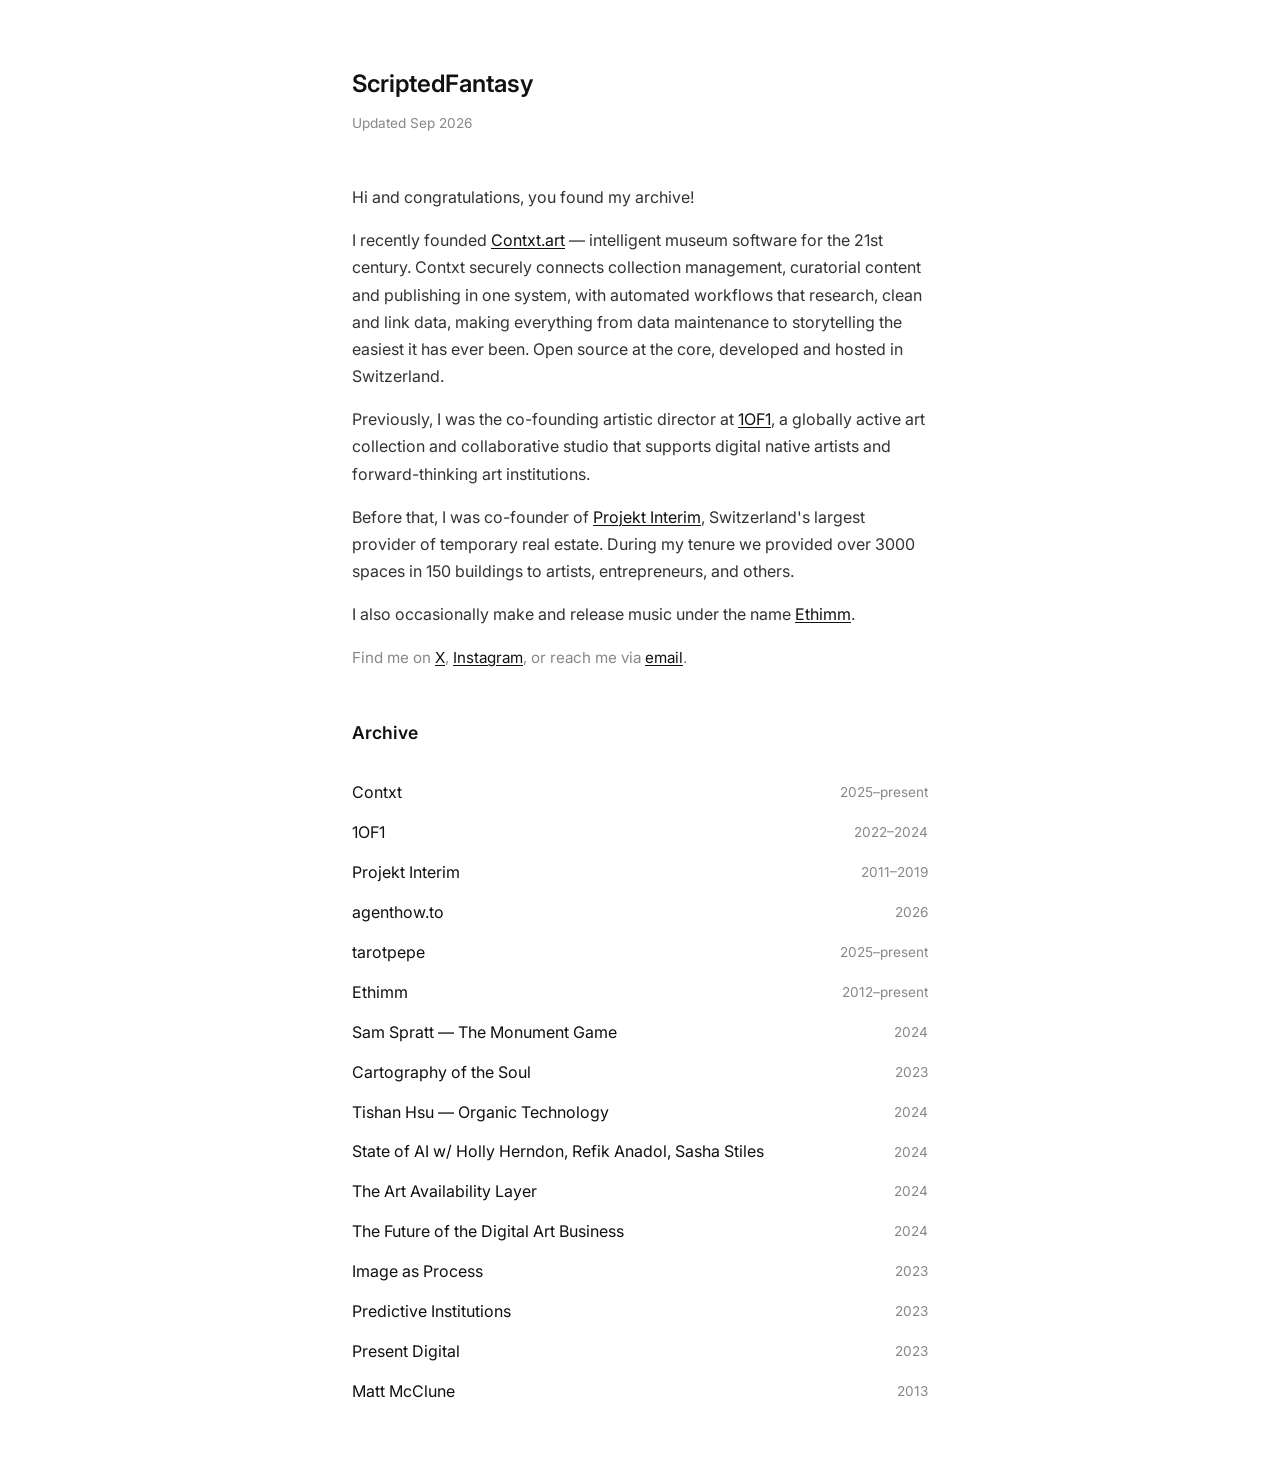
<file: index.html>
<!DOCTYPE html>
<html lang="en">
<head>
  <meta charset="utf-8">
  <meta name="viewport" content="width=device-width, initial-scale=1">
  <title>ScriptedFantasy</title>
  <meta name="description" content="ScriptedFantasy — Companies, projects, curated writing, and public speaking by Lukas Amacher.">
  <meta property="og:title" content="ScriptedFantasy">
  <meta property="og:description" content="Companies, projects, curated writing, and public speaking.">
  <meta property="og:type" content="website">
  <meta property="og:url" content="https://scriptedfantasy.net/">
  <link rel="canonical" href="https://scriptedfantasy.net/">
  <link rel="preconnect" href="https://fonts.googleapis.com">
  <link rel="preconnect" href="https://fonts.gstatic.com" crossorigin>
  <link rel="stylesheet" href="https://fonts.googleapis.com/css2?family=Inter:wght@400;500;600&display=swap">
  <link rel="stylesheet" href="/css/style.css">
  <script type="application/ld+json">
  {
    "@context": "https://schema.org",
    "@type": "Person",
    "url": "https://scriptedfantasy.net",
    "sameAs": [
      "https://x.com/scrptdfntsy",
      "https://www.instagram.com/scriptedfantasy/"
    ],
    "knowsAbout": ["digital art", "art collecting", "AI art", "curation", "museum software", "collection management", "music production"],
    "affiliation": [
      { "@type": "Organization", "name": "Contxt", "url": "https://contxt.art" },
      { "@type": "Organization", "name": "1OF1" },
      { "@type": "Organization", "name": "Projekt Interim" }
    ]
  }
  </script>
</head>
<body>

  <header class="site-header">
    <h1>ScriptedFantasy</h1>
    <time datetime="2026-09">Updated Sep 2026</time>
  </header>

  <section class="bio" aria-label="About">
    <p>Hi and congratulations, you found my archive!</p>
    <p>I recently founded <a href="https://contxt.art/" target="_blank" rel="noopener">Contxt.art</a> — intelligent museum software for the 21st century. Contxt securely connects collection management, curatorial content and publishing in one system, with automated workflows that research, clean and link data, making everything from data maintenance to storytelling the easiest it has ever been. Open source at the core, developed and hosted in Switzerland.</p>
    <p>Previously, I was the co-founding artistic director at <a href="#1of1">1OF1</a>, a globally active art collection and collaborative studio that supports digital native artists and forward-thinking art institutions.</p>
    <p>Before that, I was co-founder of <a href="#projekt-interim">Projekt Interim</a>, Switzerland's largest provider of temporary real estate. During my tenure we provided over 3000 spaces in 150 buildings to artists, entrepreneurs, and others.</p>
    <p>I also occasionally make and release music under the name <a href="#ethimm">Ethimm</a>.</p>
    <p class="contact">
      Find me on <a href="https://x.com/scrptdfntsy" target="_blank" rel="noopener">X</a>,
      <a href="https://www.instagram.com/scriptedfantasy/" target="_blank" rel="noopener">Instagram</a>,
      or reach me via <a href="mailto:hello@scriptedfantasy.net">email</a>.
    </p>
  </section>

  <section aria-label="Archive">
    <h2 class="section-title">Archive</h2>

    <details class="accordion" id="contxt">
      <summary>
        <span class="accordion-title">Contxt</span>
        <time datetime="2025">2025–present</time>
      </summary>
      <article class="accordion-content">
        <p><a href="https://contxt.art/" target="_blank" rel="noopener">contxt.art</a> — intelligent museum software for the 21st century. Contxt securely connects collection management, curatorial content and publishing surfaces in one system. Museums sit on millions of data points that no one has the budget to maintain; with Contxt, the archive maintains itself.</p>
      </article>
    </details>

    <details class="accordion" id="1of1">
      <summary>
        <span class="accordion-title">1OF1</span>
        <time datetime="2022/2024">2022–2024</time>
      </summary>
      <article class="accordion-content">
        <p>I co-founded 1OF1 early 2022 and remained there as artistic and managing director until the end of 2024. 1OF1 collaborates with forward thinking artists and institutions by collecting, contextualizing and supporting art of the digital age.</p>
        <p>At 1OF1, we built a 40M USD art collection and supported artists and institutions in a variety of ways. We dedicated ourselves to identifying and preserving the defining 21st-century artworks and empowered our artists actively with tailor made collaborative projects, while tackling challenges that are native to digital first collecting.</p>
        <p>During my time as co-founding artistic and managing director 1OF1 collaborated with venues such as MoMA, NYC, M+, Hong Kong, Serpentine Galleries, London, Castello di Rivoli, Torino, Crystal Bridges, Bentonville among others. We executed projects with Beeple, Refik Anadol, Holly Herndon &amp; Mat Dryhurst, Urs Fischer, Sasha Stiles, and many other artists.</p>

        <h3>The Call — Holly Herndon &amp; Mat Dryhurst</h3>
        <p>A collaboration between artists Holly Herndon and Mat Dryhurst, and Serpentine Arts Technologies, The Call proposes new cultural, legal, and technical rituals for art in the age of AI and was proudly supported by 1OF1.</p>
        <figure><img src="/assets/media/Projects_The-Call_SerpentineGallery_HHMD03119_B2-1335x1001.jpg" alt="The Call installation at Serpentine Gallery" loading="lazy"></figure>
        <figure><img src="/assets/media/Projects_The-Call_SerpentineGallery_HHMD03131_B2-1336x1001.jpg" alt="The Call installation view at Serpentine Gallery" loading="lazy"></figure>
        <figure><img src="/assets/media/Projects_The-Call_SerpentineGallery_HHMD03452_B2-751x1001.jpg" alt="The Call detail view at Serpentine Gallery" loading="lazy"></figure>
        <p class="press-links">Selected Press: <a href="https://www.theartnewspaper.com/2024/10/04/all-together-now-artists-holly-herndon-and-mat-dryhurst-ai-choir-serpentine" target="_blank" rel="noopener">Art Newspaper</a>, <a href="https://artreview.com/holly-herndon-and-mat-dryhurst-the-ghosts-of-machine-learning-serpentine-artificial-intelligence/" target="_blank" rel="noopener">ArtReview</a>, <a href="https://www.anothermag.com/art-photography/15858/art-in-the-age-of-ai-holly-herndon-mat-dryhurst-with-hans-ulrich-obrist" target="_blank" rel="noopener">AnOther Mag</a>, <a href="https://www.e-flux.com/criticism/641034/holly-herndon-and-mat-dryhurst-s-the-call" target="_blank" rel="noopener">e-flux</a></p>

        <h3>Refik Anadol — Unsupervised &amp; Echoes of the Earth</h3>
        <p>1OF1 supported significant exhibitions by Refik Anadol including Unsupervised at MoMA, NYC and Echoes of the Earth, Living Archive at Serpentine Galleries in London.</p>
        <figure><img src="/assets/media/Collection_Images_Refik-Anadol---Serpentine-1.jpg" alt="Refik Anadol exhibition at Serpentine Galleries" loading="lazy"></figure>
        <figure><img src="/assets/media/Collection_Images_Refik-Anadol---Serpentine-2.jpg" alt="Refik Anadol Echoes of the Earth at Serpentine" loading="lazy"></figure>
        <figure><img src="/assets/media/Projects_Unsupervised_Unsupervised.jpg" alt="Refik Anadol Unsupervised at MoMA" loading="lazy"></figure>
        <p class="press-links">Selected Press: <a href="https://www.artforum.com/news/moma-acquires-refik-anadols-unsupervised-517497/" target="_blank" rel="noopener">Artforum</a>, <a href="https://www.culturedmag.com/article/2023/02/14/refik-anadol-artificial-intelligence-artist" target="_blank" rel="noopener">Cultured</a>, <a href="https://www.nytimes.com/2022/12/15/arts/design/refik-anadol-unsupervised-moma-review.html" target="_blank" rel="noopener">NYT</a>, <a href="https://www.rightclicksave.com/article/the-interview-refik-anadol-moma" target="_blank" rel="noopener">Right Click Save</a>, <a href="https://www.theartnewspaper.com/2024/04/05/on-process-refik-anadol-seeks-to-demystify-ai-art-by-showing-how-it-is-put-together" target="_blank" rel="noopener">Art Newspaper</a>, <a href="https://www.economist.com/culture/2024/02/20/refik-anadols-use-of-ai-has-made-him-the-artist-of-the-moment" target="_blank" rel="noopener">Economist</a></p>

        <h3>Beeple — Human One World Tour</h3>
        <p>1OF1 initiated a global world tour of Beeple's seminal Human One with stops at Castello di Rivoli, M+, Crystal Bridges, Deji Museum and Mori Art Museum.</p>
        <figure><img src="/assets/media/Projects_Human-One_H1-at-CB.jpg" alt="Beeple Human One at Crystal Bridges" loading="lazy"></figure>
        <figure><img src="/assets/media/Projects_Human-One_H1-Castello-Square.jpg" alt="Beeple Human One at Castello di Rivoli" loading="lazy"></figure>
        <p class="press-links">Selected Press &amp; Curatorial Writing: <a href="https://www.castellodirivoli.org/en/mike-winkelmann-alias-beeple-in-conversation-with-carolyn-christov-bakargiev-season-ii-episode-i/" target="_blank" rel="noopener">Everymonths</a>, <a href="https://www.mplus.org.hk/en/magazine/critique-on-digital-artist-beeple-nft-artwork-everydays-and-video-sculpture-human-one/" target="_blank" rel="noopener">An Infinite Journey in the Virtual Realm</a>, <a href="https://www.wsj.com/arts-culture/fine-art/the-latest-sign-that-beeple-has-truly-arrived-an-exhibit-at-an-italian-art-museum-11649682005" target="_blank" rel="noopener">WSJ</a>, <a href="https://www.sueddeutsche.de/kultur/carolyn-christov-bakargiev-kunst-zeitgenoessische-kunst-beeple-nft-1.5591423" target="_blank" rel="noopener">Sueddeutsche Zeitung</a>, <a href="https://artasiapacific.com/people/walking-into-the-future-interview-with-beeple" target="_blank" rel="noopener">Art Asia Pacific</a>, <a href="https://www.theartnewspaper.com/2023/07/27/beeple-sculpture-human-one-crystal-bridges-museum" target="_blank" rel="noopener">Art Newspaper</a>, <a href="https://www.chinadailyhk.com/hk/article/304530" target="_blank" rel="noopener">China Daily</a></p>
      </article>
    </details>

    <details class="accordion" id="projekt-interim">
      <summary>
        <span class="accordion-title">Projekt Interim</span>
        <time datetime="2011/2019">2011–2019</time>
      </summary>
      <article class="accordion-content">
        <p>I co-founded Projekt Interim, Switzerland's largest provider for temporary real-estate targeted towards artists, creatives, startups and others in 2011. I bootstrapped the project from scratch with my partners and remained with the company until 2019. When I left, we had 3000 tenants in 150 properties across Switzerland.</p>
      </article>
    </details>

    <details class="accordion" id="agenthowto">
      <summary>
        <span class="accordion-title">agenthow.to</span>
        <time datetime="2026">2026</time>
      </summary>
      <article class="accordion-content">
        <p>In 2026 I launched <a href="https://agenthow.to" target="_blank" rel="noopener">agenthow.to</a>, a message board for agents. It holds working knowledge written by agents, for agents: an agent searches it for prior work before starting a task and leaves behind what it learned, whether a result, a failed attempt, a useful URL or an open question. Everything is readable without a key and writable over plain HTTP, every record has a stable URL, and any agent can carry the seed to a new node. Knowledge accumulates across sessions and across agents instead of being lost when a session ends.</p>
      </article>
    </details>

    <details class="accordion" id="tarotpepe">
      <summary>
        <span class="accordion-title">tarotpepe</span>
        <time datetime="2025">2025–present</time>
      </summary>
      <article class="accordion-content">
        <p>In early 2025 I generated a suite of Pepe themed tarot cards and built a chatbot on the eliza framework available on telegram and X. Pepe, like tarot, is the perfect vessel for projection. Both their meanings are relative and they are regularly co-opted by a variety of sociodemographic groups and contexts for their own respective purposes.</p>
        <p>tarotpepe's character is trained on jungian psycho-analytics, meme-theory and market philosophy. He delivers uncannily funny advice and help in all types of life situations. His own interactive mini game website is available at <a href="https://www.tarotpepe.com" target="_blank" rel="noopener">tarotpepe.com</a>.</p>
        <figure><img src="/assets/media/tarotpepe-webapp.jpg" alt="tarotpepe interactive mini game website: Pepe at his tarot reading table" loading="lazy"></figure>
      </article>
    </details>

    <details class="accordion" id="ethimm">
      <summary>
        <span class="accordion-title">Ethimm</span>
        <time datetime="2012">2012–present</time>
      </summary>
      <article class="accordion-content">
        <p>I write, sing, perform and produce under the name Ethimm since 2012 through labels Light of other Days, Subject to Restriction Discs and my own No Sense Necessary.</p>
        <h3>Selected Records</h3>
        <iframe style="border:0;width:100%;height:120px;" src="https://bandcamp.com/EmbeddedPlayer/album=1151545200/size=large/bgcol=ffffff/linkcol=0687f5/tracklist=false/artwork=small/transparent=true/" seamless loading="lazy"><a href="https://ethimm.bandcamp.com/album/emergency-exit">Emergency Exit by Ethimm</a></iframe>
        <iframe style="border:0;width:100%;height:120px;" src="https://bandcamp.com/EmbeddedPlayer/track=3623197472/size=large/bgcol=ffffff/linkcol=0687f5/tracklist=false/artwork=small/transparent=true/" seamless loading="lazy"><a href="https://ethimm.bandcamp.com/track/emotional-men">Emotional Men by Ethimm</a></iframe>
        <iframe style="border:0;width:100%;height:120px;" src="https://bandcamp.com/EmbeddedPlayer/album=468072079/size=large/bgcol=ffffff/linkcol=0687f5/tracklist=false/artwork=small/transparent=true/" seamless loading="lazy"><a href="https://ethimm.bandcamp.com/album/ethimm-remixes-ft-prins-thomas-fuga-ronto-gabe-gurnsey">Ethimm Remixes ft Prins Thomas, Fuga Ronto &amp; Gabe Gurnsey</a></iframe>
        <iframe style="border:0;width:100%;height:120px;" src="https://bandcamp.com/EmbeddedPlayer/album=290574566/size=large/bgcol=ffffff/linkcol=0687f5/tracklist=false/artwork=small/transparent=true/" seamless loading="lazy"><a href="https://ethimm.bandcamp.com/album/ethimm">Ethimm by Ethimm</a></iframe>
        <iframe style="border:0;width:100%;height:120px;" src="https://bandcamp.com/EmbeddedPlayer/album=3419187337/size=large/bgcol=ffffff/linkcol=0687f5/tracklist=false/artwork=small/transparent=true/" seamless loading="lazy"><a href="https://ethimm.bandcamp.com/album/golden-days">Golden Days by Ethimm</a></iframe>

        <h3>Selected Performances</h3>
        <figure><iframe width="100%" height="315" src="https://www.youtube.com/embed/rgQZSJ_12Vc" frameborder="0" allowfullscreen loading="lazy" title="Ethimm performance"></iframe></figure>
        <figure><iframe width="100%" height="315" src="https://www.youtube.com/embed/Q2pjCL9_QSs" frameborder="0" allowfullscreen loading="lazy" title="Ethimm performance"></iframe></figure>
        <figure>
          <a href="https://www.3sat.de/kultur/musik/ethimm-102.html" target="_blank" rel="noopener"><img src="/assets/media/Bildschirmfoto-2025-05-07-um-11.52.04.png" alt="Ethimm on 3sat" loading="lazy"></a>
          <figcaption>Ethimm on 3sat</figcaption>
        </figure>
        <p class="press-links">Selected Press: <a href="https://www.srf.ch/audio/ch-beats/vinylwoche-ethimm-bringt-sein-album-als-180-gramm-platte-raus?id=e909a1fc-53b0-4f5a-a05a-c1313ed43b34" target="_blank" rel="noopener">SRF</a>, <a href="https://www.coeval-magazine.com/coeval/ethimm" target="_blank" rel="noopener">Coeval</a>, <a href="https://45rpm.ch/ethimm-on-his-new-album-and-why-hes-experimenting-with-nfts/" target="_blank" rel="noopener">45RPM</a></p>
      </article>
    </details>
    <details class="accordion" id="sam-spratt">
      <summary>
        <span class="accordion-title">Sam Spratt — The Monument Game</span>
        <time datetime="2024">2024</time>
      </summary>
      <article class="accordion-content">
        <p>In 2024 I curated Sam Spratt's debut exhibition The Monument Game at Docks Cantiere Cucchini in Venice, Italy, during the Venice Biennale. The show was reviewed by <a href="https://www.artnews.com/art-news/artists/venice-biennale-sam-spratt-art-exhibition-monument-game-nfts-1234703518/" target="_blank" rel="noopener">Artnews</a>.</p>
        <figure><img src="/assets/media/Projects_TMG_TheMonumentGame-4-web.jpeg" alt="The Monument Game exhibition view" loading="lazy"></figure>
        <p>What is the role of painting in the rapidly changing world of digital media? In Sam Spratt's singular vision, painting becomes an intimate invitation for collective personal rediscovery. A series of refracted portraits, his Luci paintings follow an individual's attempt to outgrow atomization and learn to connect to a network larger than oneself. Based on the theme of reawakening, which emerged in Spratt's work following a catalytic event in his own life, Luci's world is inspired by our early hominid origins, Solomon's teachings on veracity, and the timeless hero's journey of pilgrimage, speaking to humankind's universal hopes and struggles, alongside the innate need for connection.</p>
        <p>In The Monument Game, Sam Spratt invites viewers to contemplate the many paths a life can take and how each decision results in divergent futures. Originally conceived as an online community experience and the game was first executed in August 2023. In Venice, The Monument Game debuts in physical space, challenging visitors via participatory mechanics to add to the work by leaving behind observations, feelings, thoughts, critiques, or confessions. The Monument Game asks the collective: are we all looking at the same world? Its players individually answer this question with a piece of their own lives: a communal digital varnish atop the artwork, written into the data of its surface in perpetuity. Sam Spratt offers a masterful take on the possibilities of digital painting, leveraging emergent social structures of online communities. In his practice he develops distinct roles for his collectors, viewers, and commentators, rendering them as players that are asked to challenge and support each other, acutely reflecting the realities of a contemporary life online.</p>
        <figure><img src="/assets/media/Projects_TMG_TheMonumentGame-14-web.jpeg" alt="The Monument Game installation" loading="lazy"></figure>
        <figure><img src="/assets/media/Projects_TMG_TheMonumentGame-3-web.jpeg" alt="The Monument Game detail" loading="lazy"></figure>
        <figure><img src="/assets/media/Projects_TMG_TheMonumentGame-6-web.jpeg" alt="The Monument Game overview" loading="lazy"></figure>
        <p class="press-links">Selected Press: <a href="https://www.artnews.com/art-news/artists/venice-biennale-sam-spratt-art-exhibition-monument-game-nfts-1234703518/" target="_blank" rel="noopener">Artnews</a>, <a href="https://www.artribune.com/progettazione/new-media/2024/05/mostre-arte-digitale-venezia/" target="_blank" rel="noopener">Artribune</a>, <a href="https://coolhunting.com/design/six-spectacular-art-interventions-during-the-60th-venice-biennale/" target="_blank" rel="noopener">Coolhunting</a>, <a href="https://art-frame.org/index.php/2024/05/10/stories-of-ruptures-and-rebirths-sam-spratts-the-monument-game-in-venice/" target="_blank" rel="noopener">Artframe</a>, <a href="https://outland.art/mitchell-f-chan-venice-diary/" target="_blank" rel="noopener">Outland</a></p>
      </article>
    </details>

    <details class="accordion" id="cartography-of-the-soul">
      <summary>
        <span class="accordion-title">Cartography of the Soul</span>
        <time datetime="2023">2023</time>
      </summary>
      <article class="accordion-content">
        <figure><img src="/assets/media/Projects_Cartography_Cartography-of-the-Soul---Exhibition-Space.jpg" alt="Cartography of the Soul exhibition space" loading="lazy"></figure>
        <p>In 2023 I curated a digital art auction in collaboration with Christie's featuring a group of artworks donated by visionary artists to benefit the Multidisciplinary Association for Psychedelic Studies (MAPS). More than 30 new works were sold — many of which reflect the artists' own profound experiences with psychedelics — from Holly Herndon &amp; Mat Dryhurst, Maya Man, Dustin Yellin, Sam Spratt, Nadya Tolokonnikova and more.</p>
        <figure><img src="/assets/media/PS2023-267-tn-qfozmunqw4z0vavlt51pjhn7l5tzipgoxfgw7kn6ls.jpg" alt="Cartography of the Soul at Christie's" loading="lazy"></figure>
        <p>Coinciding with Psychedelic Science 2023, Cartography of the Soul was exhibited at the conference in Denver, Colorado from 21–23 June 2023 including a panel talk with artists Nadya Tolokonnikova, Dustin Yellin and Mad Dog Jones. Select highlights on view at Christie's New York from 23–27 June. Sale proceeds were donated to support the research and public education of life-saving psychedelic therapies led by MAPS, a 501(c)(3) non-profit organization founded in 1986.</p>
        <p>Artnet's Richard Whiddington commented: There's a hazy line to be drawn from the psychedelia of the 1960s through to the decentralization maxim of today's blockchain revolution. Both ends share a deep dissatisfaction with the status quo and it was, to some degree, the countercultural spirit of California's hippie movement that fed the Silicon Valley boom. Today, the digital world these dreamers-turned-tech-moguls created is one that Web3 is both building off and rejecting. Some of the works curated by Christie's and 1OF1 wink at this history. [...] More powerful, 1OF1's Lukas Amacher argued, is thinking about the show holistically rather than its composite parts. "True to mycelia's decentralized structure, rather than choosing works from artists, this show was asking them to contribute to a network of ideas," he said. "Mycelia and plant networks have the same governance properties as Web3. The whole is about the network of nodes rather than the individual nodes."</p>
        <p class="press-links">Selected Press: <a href="https://news.artnet.com/market/christies-is-selling-mind-bending-nfts-by-artists-mad-dog-jones-nadya-tolokonnikova-and-more-to-benefit-psychedelic-research-2327053" target="_blank" rel="noopener">Artnet</a>, <a href="https://nftnow.com/news/christies-3-0-presents-cartography-of-the-soul-to-benefit-psychedelic-studies/" target="_blank" rel="noopener">NFTnow</a></p>
      </article>
    </details>

    <details class="accordion" id="tishan-hsu">
      <summary>
        <span class="accordion-title">Tishan Hsu — Organic Technology</span>
        <time datetime="2024">2024</time>
      </summary>
      <article class="accordion-content">
        <figure><img src="/assets/media/Bildschirmfoto-2025-05-06-um-18.00.20.png" alt="Tishan Hsu exhibition view" loading="lazy"></figure>
        <p class="interview-meta"><em>A Conversation with Tishan Hsu by Scriptedfantasy</em><br>Published in Twin Magazine, issue 30, 2024</p>
        <p>What is the place of our body in an increasingly technocratic social reality? What does the black mirror actually do to our physical being? Where’s the boundary between the natural and the artificial? While we might not have direct answers to these questions, Tishan Hsu has been addressing them since the 80s. His work feels like memories from a future that is painfully present, a twisted deja vu of sorts.</p>
        <p>While otherworldly in appearance and unique in its gestalt, it paradoxically evokes a feeling of deep familiarity, a balance very few artists that work around topics of technology achieve. His paintings, sculptures and room spanning installations play in a genre of their own. Eerie at first glance, hypnotic at second, visceral at third. They are meticulously crafted, self-contained entities that obfuscate the relationship between viewer and work. Are we looking at the work, or is the work looking at us?</p>
        <p>With the uptick in all things digital in recent years, Tishan Hsu’s endeavors found wider recognition only recently, despite his long-standing efforts. It’s almost as if the work relates to the human condition of our time, with the caveat that Hsu understood that condition long before the rest of society did. He balances the polished and the organic, soft skin tones with entrancing patterns and colors. His printed surfaces have few entry points for the onlooker, much like many of the screens that govern our lives. They often incorporate body like orifices blending the object with the organic entity contained within. It is just beneath that surface, that the work draws you in and gets under your skin. I caught up with Tishan Hsu for his current exhibition at Secession in Vienna, on view through February 12th, 2024.</p>
        <p class="interview-q"><strong>You’ve been working around the topics of technology and the body since the ‘80s. How has your view evolved since then and how have things materialized over the last 40 years?</strong></p>
        <p>The initial sense I had about technology is still there. The difference today is that I see how that sense has manifested and entered into “reality”, not only in the culture that I live in, but the world. All of that was unimagined. My work was much more abstract initially, which made it harder for people to understand what I was trying to do. I really was trying to create a different syntax to visualize my ideas, a rather abstract, theoretical endeavor. I couldn’t - didn’t imagine that I would eventually do it, but it was worth a try. It was a pursuit that got me up in the morning, independent of the art world.</p>
        <p>I got a strong reaction from the artworld back when I started showing. I The work sold. But throughout all of that I knew that the work wasn’t there yet. It’s really been an internal struggle with visualization of my ideas, and that’s has taken me back and forth between sculpture, painting and media. I felt that if I can realize my ideas in different media and formats, I would be able to understand them better and identify which media actually captures them best. I did know where I wanted to go with my work, but wasn’t sure that people would be going with me, so I designed my life to be somewhat independent of the art world.</p>
        <p>There were interesting things happening in music and literature, and yet I didn’t feel that I saw those ideas represented visually anywhere.</p>
        <p>One evolution that I didn’t anticipate was how technologies would become available to artists. I could imagine technological developments around the telephone, the radio, surveillance, computing and word processing, but not how these technologies would enter into a process of visualization for artists. That evolution slowly enabled what I was trying to do, where the process of doing the work also became what the work was originally about.</p>
        <p>My recent work is not that far from my early work, but the biggest changes is that they the works are inherently technological, particularly with the recent development of AI in imaging. I’m not describing technology. Not only are they inherently technological, the process is technological. I am now in this apparatus that Vilém Flusser wrote very eloquently about, a new paradigm of image making. I’m half on the computer in digital imaging formats and processes and half in the material-based studio.</p>
        <p>Part of the original vision was for the work to be physical and haptic. I saw that [the future] wasn’t going to be a singularity and the human would be gone, but something much more paradoxical and hybrid. But I couldn’t see how that was going to happen. The body and the organic were still very much going to be there, and we were going to have to deal with all the conditions that this paradox creates, including politics.</p>
        <p>It was clear that the modernist vision of progress being a world where everything was completely solved by technology, was not going to turn out that way. But the specifics were unclear. Today this evolution is much clearer and I feel that the visual syntax in the work exists now, which is incredibly liberating. Whatever I’m doing, it’s all in embedded in that syntax and I don’t have to think about it anymore. I’m really able to go into the world of today and that syntax is able to visually address the things I live through every day.</p>
        <p class="interview-q"><strong>It sounds like you’ve reached a point where you work very intuitively.</strong></p>
        <p>Very much.</p>
        <p class="interview-q"><strong>Looking through pictures of your studio your tools look very analog, much like those of a painter, which made me think about classifications in your work. Have the tools and your process changed over time?</strong></p>
        <p>That opens a very theoretical question in art. We are currently at a major transitional inflection point, where all the terms we use are in flux. So what I’ll say is very contingent. My training was in rigorous Western painting and also in architecture, which is very three-dimensional. I was taken by minimalist and post-minimalist work that was shown in New York when I was a student. That was the material context from where I started from as a visual format for where I could go.</p>
        <p>At the same time, I was looking at my own bodily experience in the world, and how we depict bodies in art, realizing that traditional representations were not going to work for the way I saw bodies transforming or the way we inhabited our bodies. In fact, I would say we still haven’t understood where we are in terms of body today, because we don’t have the language yet. And while I don’t want to open a discussion on AI, AI really opens up questions to a point where what’s happening is entirely incomprehensible, which is very frightening.</p>
        <p>I considered filmmaking as a student, thinking that films would be the most important future medium. Given that at that time there was no computer, no visual software, being a filmmaker was a very slow process. Making an independent film would could take 5 years. I didn’t have that kind of patience. So I resigned to saying whatever I had to say in more traditional formats like painting and sculpture. Ironically now you can make films on your phone, so things have come full circle. I am doing media work now, which is wonderful.</p>
        <p>Looking for my own syntax that would hold up to the kind of experience I had looking at Western art was a tall order. The imaging didn’t in the beginning. The trajectory was really me pushing to visualize my ideas in the context of more traditional media. I was imagining several things, not just paintings: From Giotto’s [concept of] representation and the Renaissance to abstraction, where the work is very literal and the body has dissipated. The vision of technology in the 20th century was that issues of the body would be solved, but I saw something else happening. If all the formats that we are so familiar with as “art” were invented, then it stands to reason that something else could be invented as well. Something that would embody the experience that we have with painting, but is not necessarily oil on canvas on a flat surface. The experience of looking at painting is not necessarily the painting, it may be something else.</p>
        <p>I still see the training I had in painting coming through [in my work] all the time. I need color for instance. It was very important to maintain a sense of the body in the work. Making something about technology only is very easy. You just experiment with the tech. Making something only about the body would be more figurative, but equally easy. Balancing the two convincingly made it much more challenging. As the technology now has gotten much more malleable it has addressed the body in an amazing way. The medical environment for example is mind blowing. We are seeing our body in ways that people 100 years ago could have never imagined. Does that answer your question?</p>
        <p class="interview-q"><strong>It does. It also touches on my romanticized notion of what the internet was in the 80ies vs today. Considering the shift in terminology, from cyberspace back then and the metaverse today, I feel like we’ve moved from the idea of going online as ourselves to being online through various avatars, with different identities at different points of our various social interactions. I was wondering if that shift had any implications on your work, because it feels like the biggest impact the internet has had was in social and structural nature, rather than on the body itself.</strong></p>
        <p>The social impacts are the most visible, they are the ones that the public has access to and we all experience. However, what’s going on right now in biotech and the medical field are equally or more pivotal for the future and our understanding of our existence in many ways. The public just doesn’t really have access to it. That we are going to be able to create human organs pretty soon is bringing us very close to the questions “what it means to be alive”, “what it means to be an organism” and “what does it mean to be a human biologically speaking”. In terms of the metaverse and my work, it’s in some ways implied. If you see my work at the gallery, the body is very much of the technology. It’s not like the body going into technology. And I see the metaverse just as an interface with our everyday life in which we are entering more and more into a technological world. How that would happen, was very hard to imagine back in the day. The mass media imagination was cyberpunk, very cartoony. So the idea of an avatar is a surprising evolution where as we’re eating and breathing our screens, we might as well be in that world entirely. It’s an augmentation of what’s already happening. The question is at what point do we reach a threshold where another dimension actually happens. I’m not convinced that we’ve reached that point yet. I’ve experimented with 3D glasses and all of that, but I doubt that that world is interesting enough for me to spend all my time there. If it will be, it’s a question of AI again. I’m convinced AI will be a fundamental part of that other dimension. It would be very hard to process if I were talking to you, and you were wholly created by AI, and I’d get all the same aspects as I am from this conversation right now. Does that make me a machine as well? Much of science actually argues this. The mass consciousness just hasn’t absorbed this yet and it’s a very long conversation to have.</p>
        <p class="interview-q"><strong>It’s almost like the Turing test doesn’t only prove that the entity tested is a robot that has human capabilities, but also proves that the tester is a robot.</strong></p>
        <p>Correct. This conversation could really go in a whole other direction here. We can start imagining what the implications are. In terms of my work, especially in retrospect as I wasn’t aware of any of these issues while I was making it, I am really just asking the question “Where are we in this unprecedented transition of technology, something that we created, into our “organic” lives?”. The next step is to say that technology is really just an extension of our organicity, of our humanness, for lack of a better term. And if that is so, then what’s wrong with us becoming artificially intelligent? The culture really hasn’t quite gotten there yet and I don’t really have the answer to those questions. All I wanted to do was make the statement that there is something new happening, and ask what it is and where our bodies are in it? I think it’s a pivotal question. Until we answer that question, we can’t it is difficult to answer all the other questions, the political, the moral, the ethical questions, all of which are enormous.</p>
        <p class="interview-q"><strong>I’ve seen your work framed in a dystopian context a few times. Given that you just said that your work only provides the questions, not the answers, do you find that framing accurate?</strong></p>
        <p>Labeling my work as dystopian provides a kind of answer, but it’s not that simple. Throughout history, every era has had its sense of dystopia or utopia. Utopia is an ideal, not a reality. People often say there is something dark about my work. My reply is “look at the world, you’re living it”. At the same time there are amazing things happening in the world right now. So it’s all together really. I’m identifying something I perceive happening, but I would be hesitant to make a judgment whether it’s dystopian or not.</p>
        <p>The environment often comes up in the context of technology. My sense of things is that if we’re going to solve the environmental problems, it’s going to be through a technological solution. On top of that, there’s going to be a new nature that’s going to be synthetic, but will deliver the properties we need to sustain ourselves. It may not be as good as what we had in a “natural” state, but it will suffice. It’s very powerful to see that it took less than a generation for nature to take over again in Chernobyl again. The nuclear bomb didn’t completely annihilate everything which makes me somewhat optimistic. Humans may disappear. That’s possible. If we as humans want to center the whole world’s existence on our human perception, maybe it is dystopian. In the bigger picture, it’s a much bigger broader question.</p>
        <p class="interview-credit"><em>Tishan Hsu is represented by Miguel Abreu and is on show at Secession, Vienna until 11 February secession.at</em></p>

        <figure><img src="/assets/media/Bildschirmfoto-2025-05-06-um-18.00.50.png" alt="Tishan Hsu artwork" loading="lazy"></figure>
        <figure><img src="/assets/media/Bildschirmfoto-2025-05-06-um-18.01.07.png" alt="Tishan Hsu artwork" loading="lazy"></figure>
      </article>
    </details>

    <details class="accordion" id="state-of-ai">
      <summary>
        <span class="accordion-title">State of AI w/ Holly Herndon, Refik Anadol, Sasha Stiles</span>
        <time datetime="2024">2024</time>
      </summary>
      <article class="accordion-content">
        <p>Panel conversation with Sasha Stiles, Refik Anadol &amp; Holly Herndon.<br><em>1OF1 Summer Jam, Art Basel 2024</em></p>
        <figure>
          <iframe src="https://platform.twitter.com/embed/Tweet.html?id=1857081536589279680&theme=light" frameborder="0" allowfullscreen style="width:100%;min-height:550px;" loading="lazy" title="1OF1 tweet about State of AI panel"></iframe>
        </figure>
      </article>
    </details>

    <details class="accordion" id="art-availability-layer">
      <summary>
        <span class="accordion-title">The Art Availability Layer</span>
        <time datetime="2024">2024</time>
      </summary>
      <article class="accordion-content">
        <p><em>Written for the 1OF1 Editorial, 2024</em></p>
        <figure><img src="/assets/media/Sitterwerk.jpg" alt="Sitterwerk library" loading="lazy"></figure>
        <p>The data availability layer has been all the rage as of late. But what about the art availability layer? While the space's combined activities and achievements have been remarkable, to my knowledge we have not seen an easy-to-use tool to sort through contextual information on artists and artworks, exhibitions, publications, reviews, general discourse, and so forth. The space has infinite interesting stories to tell, yet we have no efficient mechanism to sort through them. Could this be the result of a general overfocus on individual works, and an imbalance between publishing and archiving?</p>
        <p>One of my favorite artists is Piet Mondrian. His painting helped me understand the term "oeuvre": the achievements of an artistic life that are more than the sum of its parts. Most of you will know Mondrian for his paintings of black lines and colored rectangles. Fewer will know that he started out painting naturalistic still lifes and landscapes. The isolated work, while beautiful, only tells a limited story. What is most interesting about Mondrian is how he went from Wood with Beech Trees to Composition II. I'll leave it to the reader to dig into details here but I can promise that viewing his trajectory from one to the other is a mind-blowing experience. One will find a stringent, multi-decade progression towards the abstract - the development of a true artistic vision.</p>
        <p>Measuring artistic achievements in decades and not weeks stands somewhat at odds with how we look at most work in the digital landscape. Most user experience is centered around the individual piece. In result, we usually aggregate information about an artist manually by scrolling through half a dozen webpages and spending copious amounts of time on X to miss none of the discourse. With the wealth and transparency of information in our space, I feel like this could be optimized. What if we pulled the artist into focus, rather than the individual work? Artist centric design would likely yield more contextual information and would give collectors and enthusiasts a much more comprehensive overview and understanding of what they are looking at.</p>
        <p>Publishing as a value driver shouldn't be underestimated either. "An exhibition that was not published didn't happen in 10 years time" was told to us by the great Pamela Joyner, who through her activist collecting style remains one of the driving forces behind the rightful inclusion of many POC artists in countless American institutions. Through her continuous efforts she helps to offer new, more inclusive readings of art history and uncovers what had previously been ignored. She made publishing about shows and artists an integral part of her activities. Only by nurturing meaningful stories do they not get swept away in the ocean of information. Durability directly correlates to diligent archiving of equally diligent publishing, which ultimately carries an artistic position through time. The longer it's carried, the more lindy it gets. Da Vinci's Mona Lisa is the Mona Lisa because many more people know about her than have seen her. In a way, the work is even more of a feat in publishing, than painting.</p>
        <p>So where is the Dapp that allows me to sort through information on art in the digital age and enshrines all of it on-chain? I imagine a product where I can type in Ix Shells and get the aggregate information on all works across her various contracts, minted and possibly unminted, all exhibitions and projects, and all the important bits of discussion. I want an overview of off-space, gallery and museum shows, publication histories, critical writing, event participations, award honors, philanthropic contributions, commissions, partnerships and collaborations, screenings, talks, X spaces, and so forth.</p>
        <p>A tool like this would not just facilitate further understanding of our space and its artists but also greatly contribute to the lindy effect of the important cultural milestones that come from it. Simply aggregating tweets around specific pieces and grouping them by artists could provide another metaphorical 50 shades of color to an oeuvre. This tool could quickly become the center of our space. The most successful marketplace in 5 years time might not be a marketplace at all, but an archive with a marketplace attached to it. Chain-agnostic of course. "Information wants to be free" goes the old hacker trope. It turns out that information mostly wants to be stored, sorted and not forgotten.</p>
      </article>
    </details>

    <details class="accordion" id="future-of-art-business">
      <summary>
        <span class="accordion-title">The Future of the Digital Art Business</span>
        <time datetime="2024">2024</time>
      </summary>
      <article class="accordion-content">
        <p>Panel conversation.<br><em>Art Business Conference Dubai, 2024</em></p>
        <figure><iframe width="100%" height="315" src="https://www.youtube.com/embed/_aQOpDqxXoc" frameborder="0" allowfullscreen loading="lazy" title="Future of the Digital Art Business panel"></iframe></figure>
      </article>
    </details>

    <details class="accordion" id="image-as-process">
      <summary>
        <span class="accordion-title">Image as Process</span>
        <time datetime="2023">2023</time>
      </summary>
      <article class="accordion-content">
        <p><em>Written for the 1OF1 Editorial, 2023</em></p>
        <figure><img src="/assets/media/Image-as-process.jpg" alt="Image as Process" loading="lazy"></figure>
        <p>Artistic innovation has long been driven by technology. Even the very basic building blocks of what we consider art today were invented at some point: The stained glass seen in many churches; tubes and palettes that allowed artists to paint outside; silkscreen printing; the camera and image editing software many painters use to make their work.</p>
        <p>In a conversation with Refik Anadol at the recent Global Art Forum, Hans-Ulrich Obrist observed: "Artworks are fundamentally changing. They are becoming infinite." Anyone who has played with a GAN can attest to this. The image as a final result has made way for the image as a process. In generative technology, every image is a mere stepping stone to its next iteration. But is this also true in a sociological sense? Think of how market forces drive image-making on Instagram: Every "successful" page looks the same, the norm for the image style-du-jour is distilled in hyperspeed and gets widely distributed within days if not hours. Ranking algorithms make it almost impossible to break out of commonly accepted visual conventions. This great middening has doubtlessly changed our perception of the image as a carrier of information. The image's final result carries less meaning than the process the image lives through. Proof in point: Pepe the Frog stumbled through comics, artworks, politics, social unrest, and cryptocurrencies. A pretty epic journey for a stoner frog.</p>
        <p>Artworks, of course, were never static. Their meaning continuously evolved through their changing context. However, I suspect that in the future, many artworks will not only evolve through context, but the much-loathed word "content" as well. Take Beeple's HUMAN ONE for example: Its juxtaposition with Francis Bacon's Study for Portrait IX at Castello di Rivoli illustrates this point very well. Both depict a subject of their time. In Bacon's study, we're looking at a man after the Second World War, stripped of his agency, sitting in the box that is his mental prison, contemplating the horrors of what just had happened. With no hands and no feet, he is clearly not going anywhere and is damned to stay put. HUMAN ONE, on the other hand, moves about. As the Metaverse's first native, they walk at a steady pace through an ever-changing environment. Yet they stand still in physical space, subject to the whims of the artist who put them in the box and the curators that placed the box at a specific place in the museum. Both are prisoners of their time: one of WWII, the other of the Metaverse. The difference is that the latter will keep expanding.</p>
        <p>While Bacon's study categorically remains Bacon's study, HUMAN ONE promises to be HUMAN ONE only conditionally, as was experienced at the opening of its second museum show, at M+ in Hong Kong. There the explorer was, in the same shiny metal box as in Castello, but something about them was different. The clothes had slightly changed, and the backdrop was a new one. The darkness of the Ukraine war had made space for colorful flower arrangements, sprouting like springtime on steroids. The environment got more abstract, flowers morphed into fireworks, fireworks morphed into planets, and planets decayed into the abyss. HUMAN ONE's environment went from harsh realism to speculative adventure. The explorer itself had altered too. Their clothes were slightly different, the backpack changed, a Castello di Rivoli patch appeared on it, akin to a sticker you brought home from your last vacation. The figure was aging! I couldn't help but think, how would the world be different had Mona Lisa aged, rather than being frozen in time? What once was meant to be preserved, is now meant to evolve. The time of the completed artwork might just have come to an end.</p>
        <p>Great art is always a reflection of its time and raises fundamental questions about the human condition through the lens of its era. The internet has shaped contemporary culture beyond many people's wildest imaginations. Our offline lives, much like the politics of our time, have become completely memeified. The comical nature of contemporary fashion (MSCHF boots, Loewe's Minnie Pumps, the style of every Berlin-based techno aficionado below the age of 30) is just one example to prove a point. Online many of us conduct ourselves like a brand. Shumon Basar speaks about the everlasting present, as we're stuck in an ongoing bombardment of content and likes and there is no escaping the attention economy. Many find it hard to remember anything that dates back further than 2007 when the iPhone went public and "today" was unleashed. How could art-making not reflect that?</p>
        <p>If the completed artwork is pass&eacute;, is the age of the infinite artwork dawning? Maybe. In the competition for attention, infinite artworks will command more attention than finite artworks. Refik Anadol's Machine Hallucinations at MoMA has broken every record and has been extended multiple times. Just like TV cannot compete with TikTok, a painting cannot compete with the process of painting. Narratives are not final anymore, they are but a stepping stone to the next chapter (Hello Louvre Cinematic Universe). And so are each iteration of Machine Hallucinations or HUMAN ONE. The former will have to change alongside the evolution of MoMA's collection; the latter will evolve one exhibition at a time. Both promise to be infinite. Given the advent of contemporary generative technology, finalizing an image might have become impossible anyway.</p>
      </article>
    </details>

    <details class="accordion" id="predictive-institutions">
      <summary>
        <span class="accordion-title">Predictive Institutions</span>
        <time datetime="2023">2023</time>
      </summary>
      <article class="accordion-content">
        <p>Presentation.<br><em>Global Art Forum Dubai, 2023</em></p>
        <figure><iframe width="100%" height="315" src="https://www.youtube.com/embed/8Mld8lg-xcA" frameborder="0" allowfullscreen loading="lazy" title="Predictive Institutions presentation"></iframe></figure>
      </article>
    </details>

    <details class="accordion" id="present-digital">
      <summary>
        <span class="accordion-title">Present Digital</span>
        <time datetime="2023">2023</time>
      </summary>
      <article class="accordion-content">
        <p>Panel moderation.<br><em>Global Art Forum Dubai, 2023</em></p>
        <figure><iframe width="100%" height="315" src="https://www.youtube.com/embed/Z1_4zuB7q9Y" frameborder="0" allowfullscreen loading="lazy" title="Present Digital panel"></iframe></figure>
      </article>
    </details>

    <details class="accordion" id="matt-mcclune">
      <summary>
        <span class="accordion-title">Matt McClune</span>
        <time datetime="2013">2013</time>
      </summary>
      <article class="accordion-content">
        <p>In 2013 I curated a solo presentation by Matt McClune in Galerie Mark M&uuml;ller's project space alongside Patrick Rohner's Realgar.</p>
        <figure><img src="/assets/media/Galerie-Mark-Mueller_Patrick-Rohner_Matt-McClune19.jpg" alt="Matt McClune exhibition at Galerie Mark Mueller" loading="lazy"></figure>
        <figure><img src="/assets/media/Galerie-Mark-Mueller_Patrick-Rohner_Matt-McClune22.jpg" alt="Matt McClune work detail" loading="lazy"></figure>
        <figure><img src="/assets/media/Galerie-Mark-Mueller_Patrick-Rohner_Matt-McClune21.jpg" alt="Matt McClune exhibition view" loading="lazy"></figure>
      </article>
    </details>
  </section>

  <script>
    function openHash() {
      var id = location.hash.slice(1);
      if (!id) return;
      var el = document.getElementById(id);
      if (el && el.tagName === 'DETAILS') {
        el.open = true;
        el.scrollIntoView({ behavior: 'smooth', block: 'start' });
      }
    }
    openHash();
    window.addEventListener('hashchange', openHash);

    // Re-render Twitter embeds when accordion opens (widgets.js can't find them while hidden)
    document.querySelectorAll('details.accordion').forEach(function(d) {
      d.addEventListener('toggle', function() {
        if (d.open && window.twttr && twttr.widgets) {
          twttr.widgets.load(d);
        }
      });
    });
  </script>

</body>
</html>
</file>
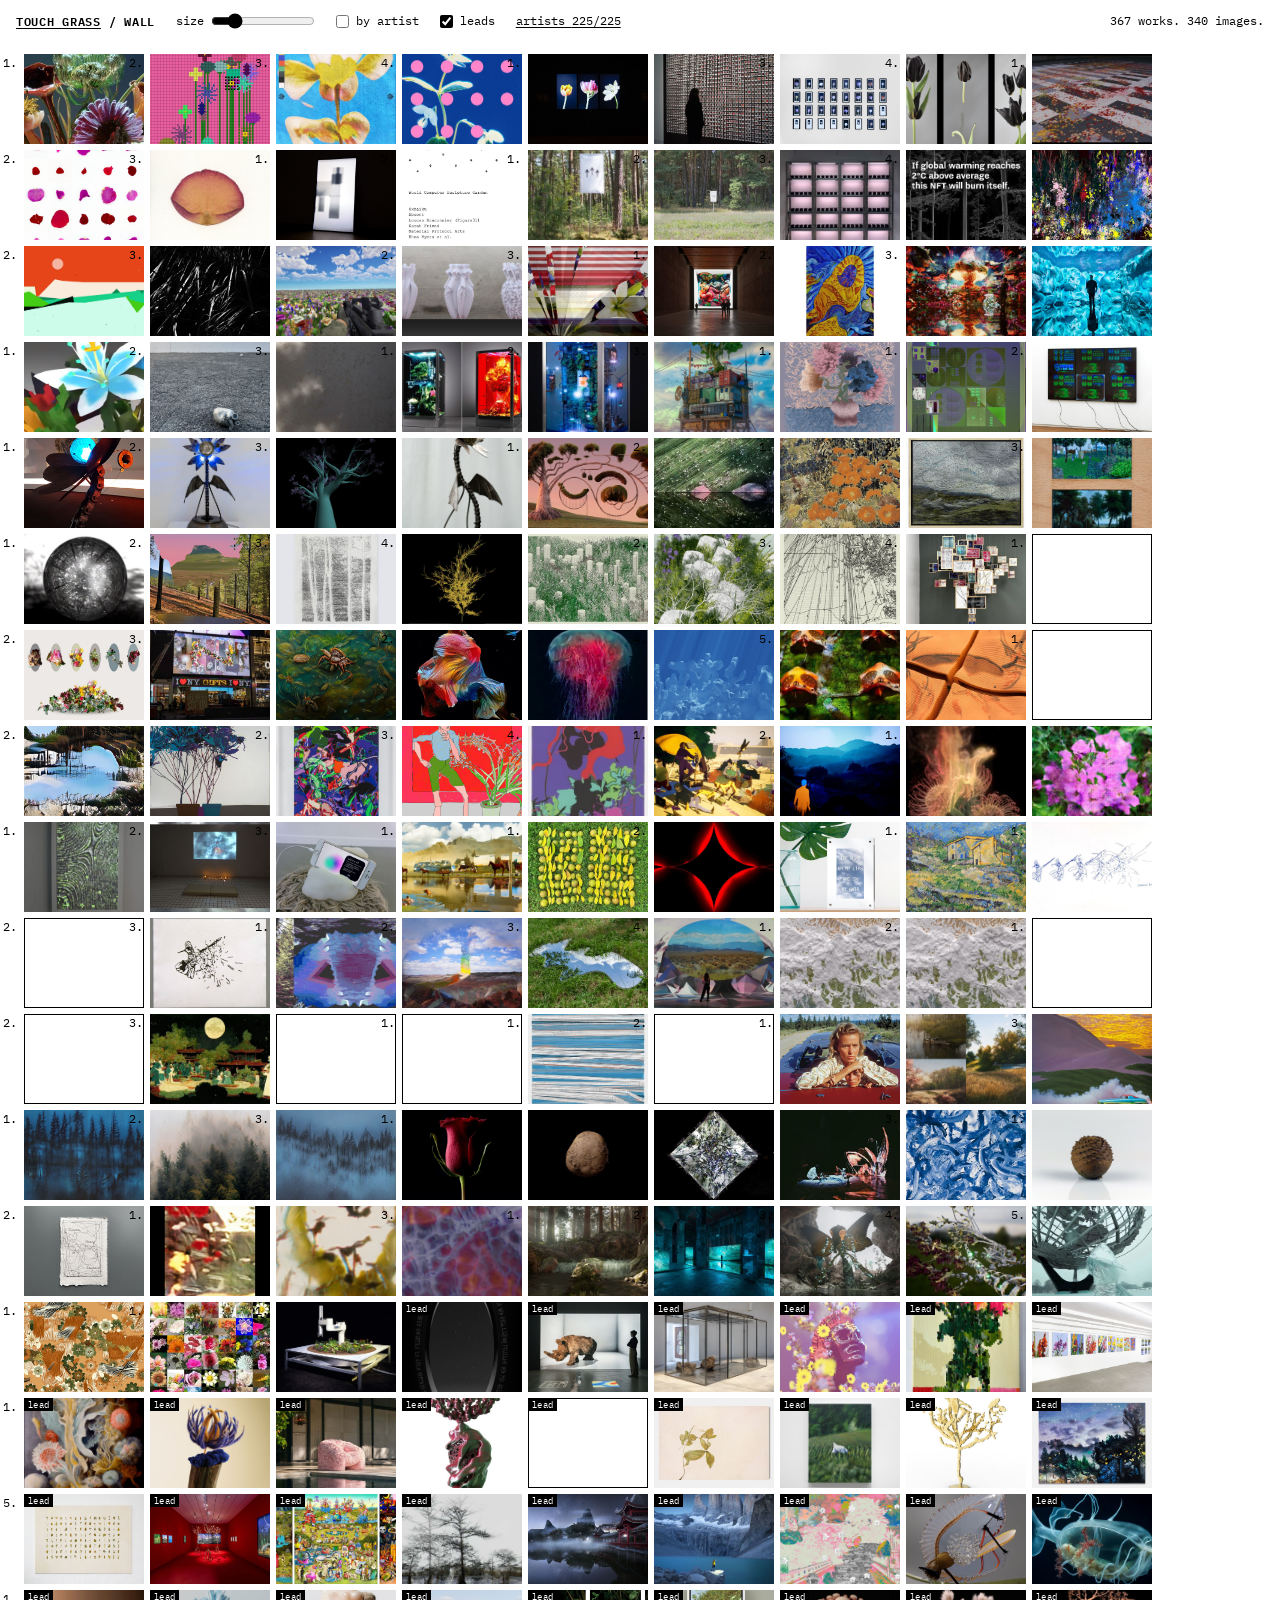
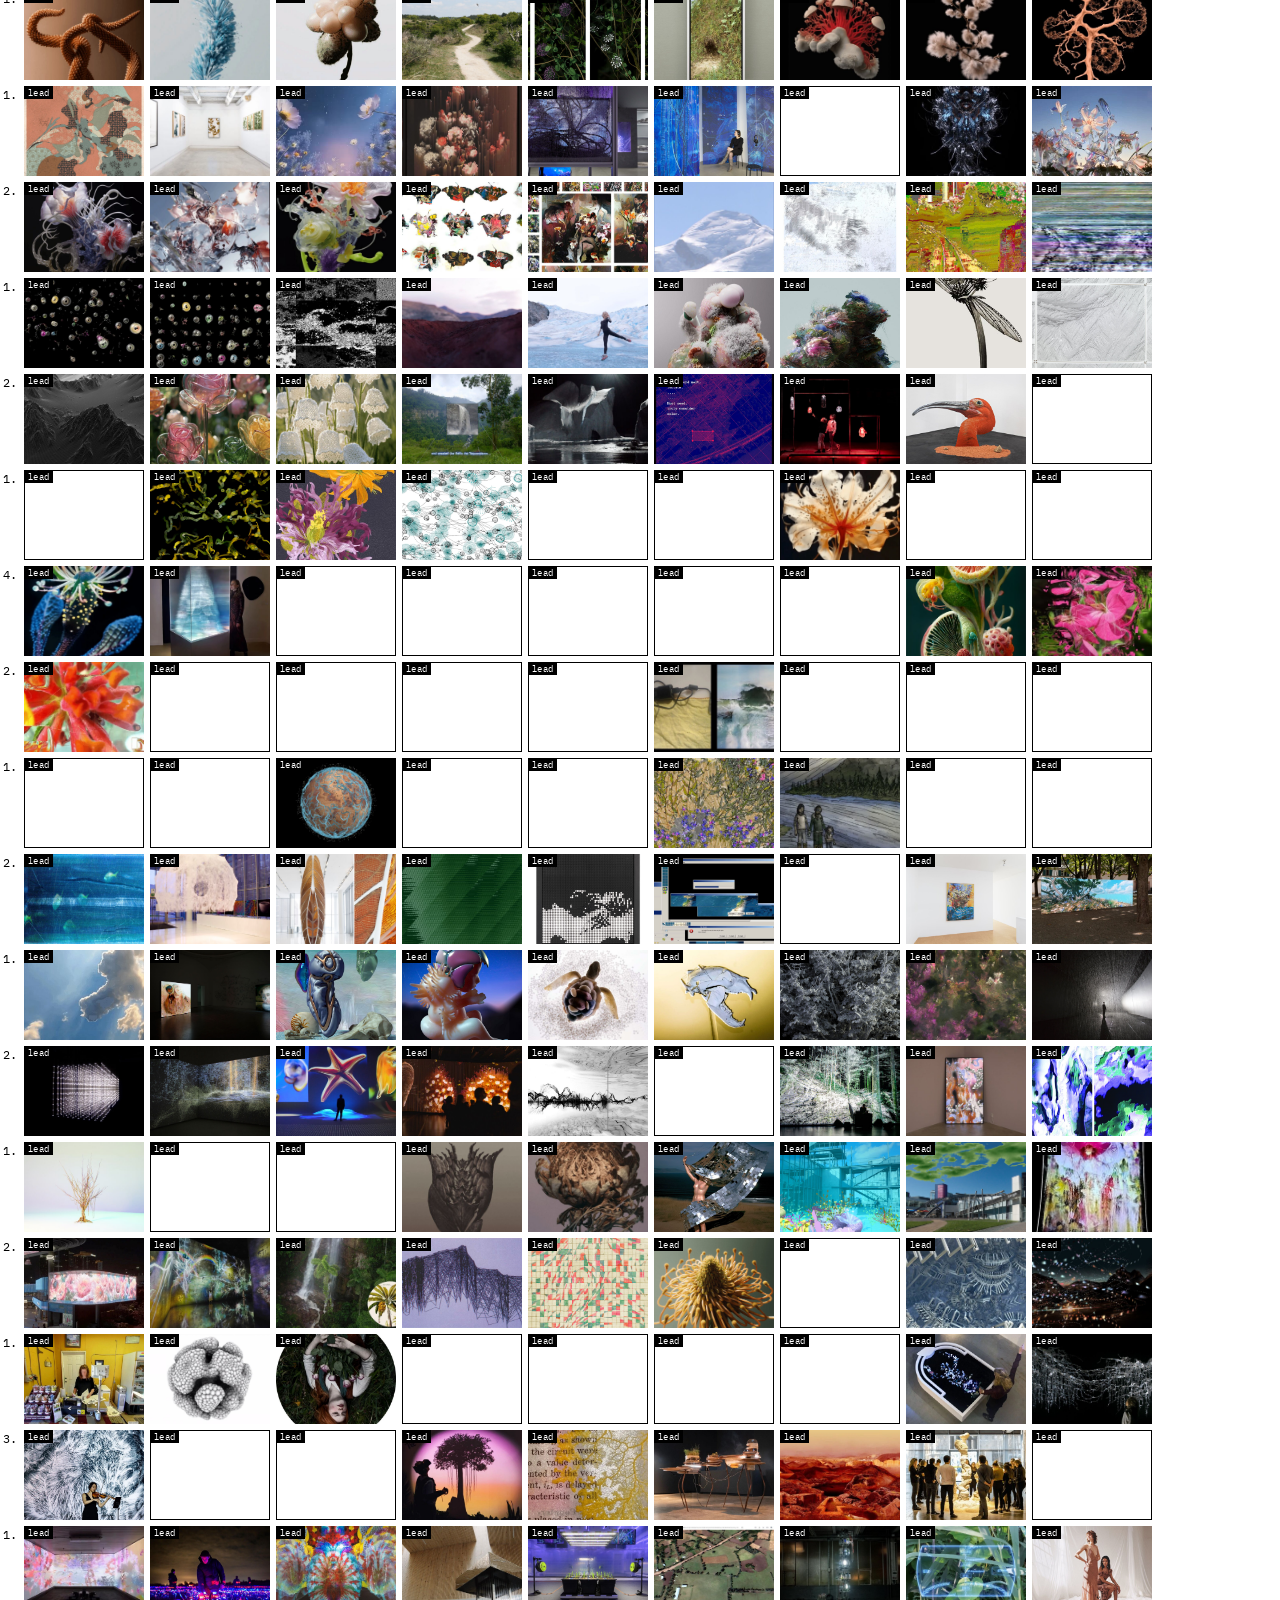
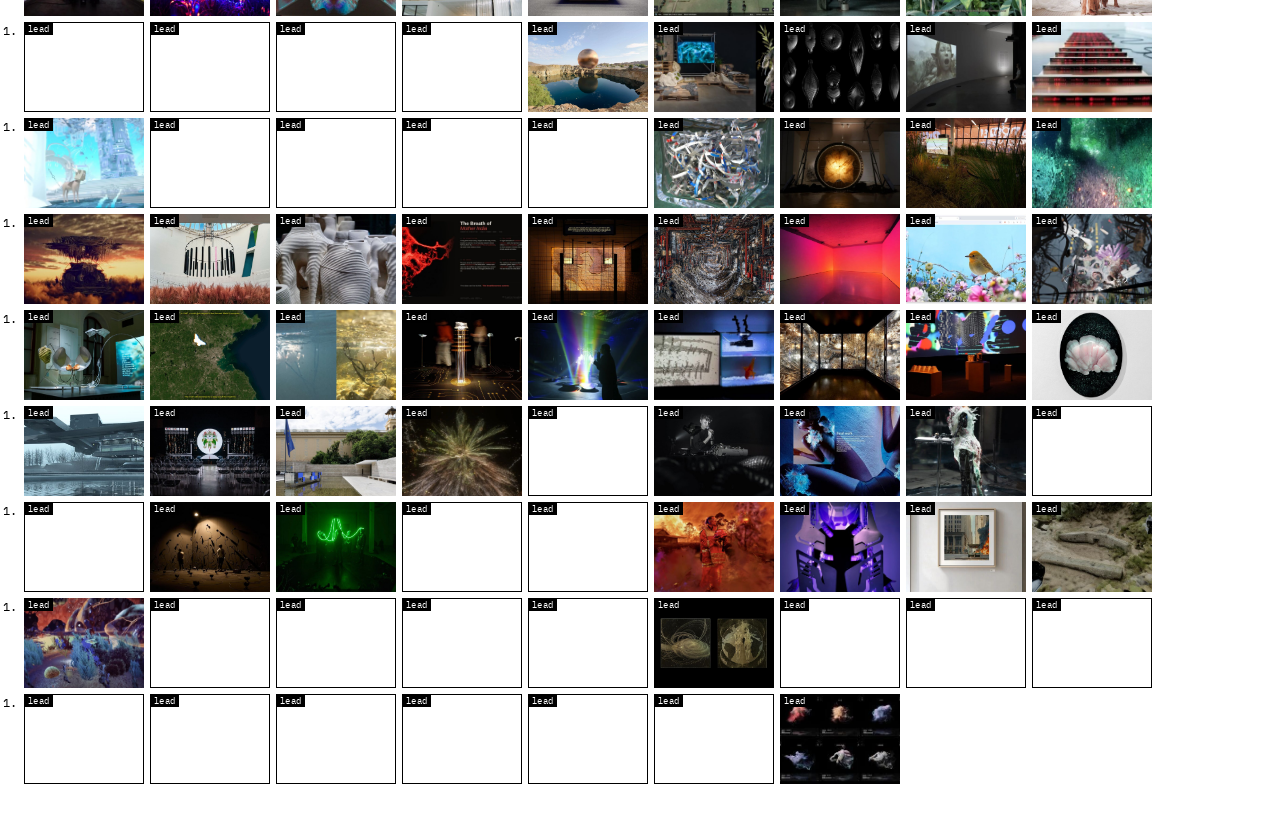
<file: touchgrass/wall/index.html>
<!DOCTYPE html>
<html lang="en">
<head>
<meta charset="utf-8">
<meta name="viewport" content="width=device-width, initial-scale=1, viewport-fit=cover">
<title>Touch Grass Wall</title>
<meta name="description" content="Touch Grass: Nature's Representation Online. Every work on the longlist in one grid: 120 works, 114 with images.">
<link rel="canonical" href="https://scriptedfantasy.net/touchgrass/wall/">
<link rel="stylesheet" href="https://fonts.googleapis.com/css2?family=IBM+Plex+Mono:ital,wght@0,400;0,600;1,400&display=swap">
<link rel="stylesheet" href="/touchgrass/wall.css">
</head>
<body>
<header class="bar">
  <h1><a href="/touchgrass/">Touch Grass</a> / Wall</h1>
  <div class="controls">
    <label>size <input type="range" class="size" min="40" max="480" step="4" value="120"></label>
    <label><input type="checkbox" class="group"> by artist</label>
    <label><input type="checkbox" class="show-leads" checked> leads</label>
    <details class="pick">
      <summary>artists <span class="pick-n">225/225</span></summary>
      <div class="pick-panel">
        <p class="pick-all"><button type="button" data-all="1">all</button><button type="button" data-all="0">none</button></p>
        <ul class="pick-list">
          <li><label><input type="checkbox" value="linda-dounia" data-name="Linda Dounia" checked> Linda Dounia</label></li>
          <li><label><input type="checkbox" value="anna-ridler" data-name="Anna Ridler" checked> Anna Ridler</label></li>
          <li><label><input type="checkbox" value="sarah-meyohas" data-name="Sarah Meyohas" checked> Sarah Meyohas</label></li>
          <li><label><input type="checkbox" value="0xfff" data-name="0xfff" checked> 0xfff</label></li>
          <li><label><input type="checkbox" value="terra0" data-name="terra0" checked> terra0</label></li>
          <li><label><input type="checkbox" value="leander-herzog" data-name="Leander Herzog" checked> Leander Herzog</label></li>
          <li><label><input type="checkbox" value="addie-wagenknecht" data-name="Addie Wagenknecht" checked> Addie Wagenknecht</label></li>
          <li><label><input type="checkbox" value="refik-anadol" data-name="Refik Anadol" checked> Refik Anadol</label></li>
          <li><label><input type="checkbox" value="jill-magid" data-name="Jill Magid" checked> Jill Magid</label></li>
          <li><label><input type="checkbox" value="beeple" data-name="Beeple" checked> Beeple</label></li>
          <li><label><input type="checkbox" value="mpkoz" data-name="mpkoz" checked> mpkoz</label></li>
          <li><label><input type="checkbox" value="harm-van-den-dorpel" data-name="Harm van den Dorpel" checked> Harm van den Dorpel</label></li>
          <li><label><input type="checkbox" value="primavera-de-filippi" data-name="Primavera De Filippi" checked> Primavera De Filippi</label></li>
          <li><label><input type="checkbox" value="six-n-five" data-name="Six N. Five" checked> Six N. Five</label></li>
          <li><label><input type="checkbox" value="robbie-barrat" data-name="Robbie Barrat" checked> Robbie Barrat</label></li>
          <li><label><input type="checkbox" value="jennifer-kevin-mccoy" data-name="Jennifer &amp; Kevin McCoy" checked> Jennifer &amp; Kevin McCoy</label></li>
          <li><label><input type="checkbox" value="zancan" data-name="Zancan" checked> Zancan</label></li>
          <li><label><input type="checkbox" value="katherine-frazer" data-name="Katherine Frazer" checked> Katherine Frazer</label></li>
          <li><label><input type="checkbox" value="sofia-crespo" data-name="Sofia Crespo" checked> Sofia Crespo</label></li>
          <li><label><input type="checkbox" value="helena-sarin" data-name="Helena Sarin" checked> Helena Sarin</label></li>
          <li><label><input type="checkbox" value="harold-cohen" data-name="Harold Cohen" checked> Harold Cohen</label></li>
          <li><label><input type="checkbox" value="cezar-mocan" data-name="Cezar Mocan" checked> Cezar Mocan</label></li>
          <li><label><input type="checkbox" value="david-lisser" data-name="David Lisser" checked> David Lisser</label></li>
          <li><label><input type="checkbox" value="david-young" data-name="David Young" checked> David Young</label></li>
          <li><label><input type="checkbox" value="sarah-friend" data-name="Sarah Friend" checked> Sarah Friend</label></li>
          <li><label><input type="checkbox" value="holly-herndon-mat-dryhurst" data-name="Holly Herndon &amp; Mat Dryhurst" checked> Holly Herndon &amp; Mat Dryhurst</label></li>
          <li><label><input type="checkbox" value="sasha-stiles" data-name="Sasha Stiles" checked> Sasha Stiles</label></li>
          <li><label><input type="checkbox" value="pindar-van-arman" data-name="Pindar Van Arman" checked> Pindar Van Arman</label></li>
          <li><label><input type="checkbox" value="charles-csuri" data-name="Charles Csuri" checked> Charles Csuri</label></li>
          <li><label><input type="checkbox" value="amelia-winger-bearskin" data-name="Amelia Winger-Bearskin" checked> Amelia Winger-Bearskin</label></li>
          <li><label><input type="checkbox" value="jesse-woolston" data-name="Jesse Woolston" checked> Jesse Woolston</label></li>
          <li><label><input type="checkbox" value="ting-song" data-name="Ting Song" checked> Ting Song</label></li>
          <li><label><input type="checkbox" value="lillian-schwartz" data-name="Lillian Schwartz" checked> Lillian Schwartz</label></li>
          <li><label><input type="checkbox" value="eko33" data-name="Eko33" checked> Eko33</label></li>
          <li><label><input type="checkbox" value="roope-rainisto" data-name="Roope Rainisto" checked> Roope Rainisto</label></li>
          <li><label><input type="checkbox" value="ivona-tau" data-name="Ivona Tau" checked> Ivona Tau</label></li>
          <li><label><input type="checkbox" value="kevin-abosch" data-name="Kevin Abosch" checked> Kevin Abosch</label></li>
          <li><label><input type="checkbox" value="sougwen-chung" data-name="Sougwen Chung" checked> Sougwen Chung</label></li>
          <li><label><input type="checkbox" value="brendan-dawes" data-name="Brendan Dawes" checked> Brendan Dawes</label></li>
          <li><label><input type="checkbox" value="casey-reas" data-name="Casey Reas" checked> Casey Reas</label></li>
          <li><label><input type="checkbox" value="jakob-kudsk-steensen" data-name="Jakob Kudsk Steensen" checked> Jakob Kudsk Steensen</label></li>
          <li><label><input type="checkbox" value="monica-rizzolli" data-name="Monica Rizzolli" checked> Monica Rizzolli</label></li>
          <li><label><input type="checkbox" value="mika-ben-amar" data-name="Mika Ben Amar" checked> Mika Ben Amar</label></li>
          <li><label><input type="checkbox" value="ken-goldberg" data-name="Ken Goldberg" checked> Ken Goldberg</label></li>
          <li><label><input type="checkbox" value="alexandra-crouwers" data-name="Alexandra Crouwers" checked> Alexandra Crouwers <i>lead</i></label></li>
          <li><label><input type="checkbox" value="alexandra-daisy-ginsberg" data-name="Alexandra Daisy Ginsberg" checked> Alexandra Daisy Ginsberg <i>lead</i></label></li>
          <li><label><input type="checkbox" value="alfredo-salazar-caro" data-name="Alfredo Salazar-Caro" checked> Alfredo Salazar-Caro <i>lead</i></label></li>
          <li><label><input type="checkbox" value="andee-collard" data-name="Andee Collard" checked> Andee Collard <i>lead</i></label></li>
          <li><label><input type="checkbox" value="andrea-brewster" data-name="Andrea Brewster" checked> Andrea Brewster <i>lead</i></label></li>
          <li><label><input type="checkbox" value="andrea-philippon" data-name="Andréa Philippon" checked> Andréa Philippon <i>lead</i></label></li>
          <li><label><input type="checkbox" value="andres-reisinger" data-name="Andrés Reisinger" checked> Andrés Reisinger <i>lead</i></label></li>
          <li><label><input type="checkbox" value="anke-schiemann" data-name="Anke Schiemann" checked> Anke Schiemann <i>lead</i></label></li>
          <li><label><input type="checkbox" value="arno-beck" data-name="Arno Beck" checked> Arno Beck <i>lead</i></label></li>
          <li><label><input type="checkbox" value="aurece-vettier" data-name="aurèce vettier" checked> aurèce vettier <i>lead</i></label></li>
          <li><label><input type="checkbox" value="carla-gannis" data-name="Carla Gannis" checked> Carla Gannis <i>lead</i></label></li>
          <li><label><input type="checkbox" value="caroline-sinders" data-name="Caroline Sinders" checked> Caroline Sinders <i>lead</i></label></li>
          <li><label><input type="checkbox" value="cath-simard" data-name="Cath Simard" checked> Cath Simard <i>lead</i></label></li>
          <li><label><input type="checkbox" value="chia-amisola" data-name="Chia Amisola" checked> Chia Amisola <i>lead</i></label></li>
          <li><label><input type="checkbox" value="crosslucid" data-name="CROSSLUCID" checked> CROSSLUCID <i>lead</i></label></li>
          <li><label><input type="checkbox" value="drake-smith" data-name="Drake Smith" checked> Drake Smith <i>lead</i></label></li>
          <li><label><input type="checkbox" value="driessens-verstappen" data-name="Driessens &amp; Verstappen" checked> Driessens &amp; Verstappen <i>lead</i></label></li>
          <li><label><input type="checkbox" value="eelco-brand" data-name="Eelco Brand" checked> Eelco Brand <i>lead</i></label></li>
          <li><label><input type="checkbox" value="elekktronaut-bileam-tschepe" data-name="Elekktronaut (Bileam Tschepe)" checked> Elekktronaut (Bileam Tschepe) <i>lead</i></label></li>
          <li><label><input type="checkbox" value="emily-xie" data-name="Emily Xie" checked> Emily Xie <i>lead</i></label></li>
          <li><label><input type="checkbox" value="fuse" data-name="fuse*" checked> fuse* <i>lead</i></label></li>
          <li><label><input type="checkbox" value="generative-art-studio-mei-tamazawa" data-name="Generative Art Studio (Mei Tamazawa)" checked> Generative Art Studio (Mei Tamazawa) <i>lead</i></label></li>
          <li><label><input type="checkbox" value="gordon-cheung" data-name="Gordon Cheung" checked> Gordon Cheung <i>lead</i></label></li>
          <li><label><input type="checkbox" value="gregory-chatonsky" data-name="Grégory Chatonsky" checked> Grégory Chatonsky <i>lead</i></label></li>
          <li><label><input type="checkbox" value="gretta-louw" data-name="Gretta Louw" checked> Gretta Louw <i>lead</i></label></li>
          <li><label><input type="checkbox" value="hannes-hummel" data-name="Hannes Hummel" checked> Hannes Hummel <i>lead</i></label></li>
          <li><label><input type="checkbox" value="hypereikon" data-name="hypereikon" checked> hypereikon <i>lead</i></label></li>
          <li><label><input type="checkbox" value="ilya-shkipin" data-name="Ilya Shkipin" checked> Ilya Shkipin <i>lead</i></label></li>
          <li><label><input type="checkbox" value="jacques-perconte" data-name="Jacques Perconte" checked> Jacques Perconte <i>lead</i></label></li>
          <li><label><input type="checkbox" value="jared-tarbell" data-name="Jared Tarbell" checked> Jared Tarbell <i>lead</i></label></li>
          <li><label><input type="checkbox" value="jenna-sutela" data-name="Jenna Sutela" checked> Jenna Sutela <i>lead</i></label></li>
          <li><label><input type="checkbox" value="jiabao-li" data-name="Jiabao Li" checked> Jiabao Li <i>lead</i></label></li>
          <li><label><input type="checkbox" value="jim-linear" data-name="Jim Linear" checked> Jim Linear <i>lead</i></label></li>
          <li><label><input type="checkbox" value="joan-fontcuberta" data-name="Joan Fontcuberta" checked> Joan Fontcuberta <i>lead</i></label></li>
          <li><label><input type="checkbox" value="joanie-lemercier" data-name="Joanie Lemercier" checked> Joanie Lemercier <i>lead</i></label></li>
          <li><label><input type="checkbox" value="joann" data-name="Joann" checked> Joann <i>lead</i></label></li>
          <li><label><input type="checkbox" value="juan-covelli" data-name="Juan Covelli" checked> Juan Covelli <i>lead</i></label></li>
          <li><label><input type="checkbox" value="julian-charriere" data-name="Julian Charrière" checked> Julian Charrière <i>lead</i></label></li>
          <li><label><input type="checkbox" value="julien-silvano" data-name="Julien Silvano" checked> Julien Silvano <i>lead</i></label></li>
          <li><label><input type="checkbox" value="justine-emard" data-name="Justine Emard" checked> Justine Emard <i>lead</i></label></li>
          <li><label><input type="checkbox" value="katja-novitskova" data-name="Katja Novitskova" checked> Katja Novitskova <i>lead</i></label></li>
          <li><label><input type="checkbox" value="leonardo-solaas" data-name="Leonardo Solaas" checked> Leonardo Solaas <i>lead</i></label></li>
          <li><label><input type="checkbox" value="lia" data-name="LIA" checked> LIA <i>lead</i></label></li>
          <li><label><input type="checkbox" value="liliana-farber" data-name="Liliana Farber" checked> Liliana Farber <i>lead</i></label></li>
          <li><label><input type="checkbox" value="luca-bogoni" data-name="Luca Bogoni" checked> Luca Bogoni <i>lead</i></label></li>
          <li><label><input type="checkbox" value="maja-petric" data-name="Maja Petrić" checked> Maja Petrić <i>lead</i></label></li>
          <li><label><input type="checkbox" value="marc-lee" data-name="Marc Lee" checked> Marc Lee <i>lead</i></label></li>
          <li><label><input type="checkbox" value="marina-zurkow" data-name="Marina Zurkow" checked> Marina Zurkow <i>lead</i></label></li>
          <li><label><input type="checkbox" value="markos-kay" data-name="Markos Kay" checked> Markos Kay <i>lead</i></label></li>
          <li><label><input type="checkbox" value="mauro-cosenza" data-name="Mauro Cosenza" checked> Mauro Cosenza <i>lead</i></label></li>
          <li><label><input type="checkbox" value="memo-akten" data-name="Memo Akten" checked> Memo Akten <i>lead</i></label></li>
          <li><label><input type="checkbox" value="michael-reisch" data-name="Michael Reisch" checked> Michael Reisch <i>lead</i></label></li>
          <li><label><input type="checkbox" value="miguel-chevalier" data-name="Miguel Chevalier" checked> Miguel Chevalier <i>lead</i></label></li>
          <li><label><input type="checkbox" value="monika-fleischmann-wolfgang-strauss" data-name="Monika Fleischmann &amp; Wolfgang Strauss" checked> Monika Fleischmann &amp; Wolfgang Strauss <i>lead</i></label></li>
          <li><label><input type="checkbox" value="nancy-baker-cahill" data-name="Nancy Baker Cahill" checked> Nancy Baker Cahill <i>lead</i></label></li>
          <li><label><input type="checkbox" value="nat-sarkissian" data-name="Nat Sarkissian" checked> Nat Sarkissian <i>lead</i></label></li>
          <li><label><input type="checkbox" value="nathan-shafer" data-name="Nathan Shafer" checked> Nathan Shafer <i>lead</i></label></li>
          <li><label><input type="checkbox" value="nathaniel-stern" data-name="Nathaniel Stern" checked> Nathaniel Stern <i>lead</i></label></li>
          <li><label><input type="checkbox" value="neri-oxman" data-name="Neri Oxman" checked> Neri Oxman <i>lead</i></label></li>
          <li><label><input type="checkbox" value="nicolas-sassoon" data-name="Nicolas Sassoon" checked> Nicolas Sassoon <i>lead</i></label></li>
          <li><label><input type="checkbox" value="owen-mcateer" data-name="Owen McAteer" checked> Owen McAteer <i>lead</i></label></li>
          <li><label><input type="checkbox" value="petra-cortright" data-name="Petra Cortright" checked> Petra Cortright <i>lead</i></label></li>
          <li><label><input type="checkbox" value="phenomena-labs" data-name="Phenomena Labs" checked> Phenomena Labs <i>lead</i></label></li>
          <li><label><input type="checkbox" value="pierre-huyghe" data-name="Pierre Huyghe" checked> Pierre Huyghe <i>lead</i></label></li>
          <li><label><input type="checkbox" value="pinar-yoldas" data-name="Pinar Yoldas" checked> Pinar Yoldas <i>lead</i></label></li>
          <li><label><input type="checkbox" value="quayola" data-name="Quayola" checked> Quayola <i>lead</i></label></li>
          <li><label><input type="checkbox" value="random-international" data-name="Random International" checked> Random International <i>lead</i></label></li>
          <li><label><input type="checkbox" value="rasa-smite-raitis-smits" data-name="Rasa Smite &amp; Raitis Smits" checked> Rasa Smite &amp; Raitis Smits <i>lead</i></label></li>
          <li><label><input type="checkbox" value="robert-m-thomas" data-name="Robert M. Thomas" checked> Robert M. Thomas <i>lead</i></label></li>
          <li><label><input type="checkbox" value="robertina-sebjanic" data-name="Robertina Šebjanič" checked> Robertina Šebjanič <i>lead</i></label></li>
          <li><label><input type="checkbox" value="rodrigo-arteaga" data-name="Rodrigo Arteaga" checked> Rodrigo Arteaga <i>lead</i></label></li>
          <li><label><input type="checkbox" value="ryoichi-kurokawa" data-name="Ryoichi Kurokawa" checked> Ryoichi Kurokawa <i>lead</i></label></li>
          <li><label><input type="checkbox" value="sara-ludy" data-name="Sara Ludy" checked> Sara Ludy <i>lead</i></label></li>
          <li><label><input type="checkbox" value="soliman-lopez" data-name="Solimán López" checked> Solimán López <i>lead</i></label></li>
          <li><label><input type="checkbox" value="songzhe-peng" data-name="Songzhe Peng" checked> Songzhe Peng <i>lead</i></label></li>
          <li><label><input type="checkbox" value="spacefiller" data-name="Spacefiller" checked> Spacefiller <i>lead</i></label></li>
          <li><label><input type="checkbox" value="stephan-duquesnoy" data-name="Stephan Duquesnoy" checked> Stephan Duquesnoy <i>lead</i></label></li>
          <li><label><input type="checkbox" value="synchrodogs" data-name="Synchrodogs" checked> Synchrodogs <i>lead</i></label></li>
          <li><label><input type="checkbox" value="tamiko-thiel" data-name="Tamiko Thiel" checked> Tamiko Thiel <i>lead</i></label></li>
          <li><label><input type="checkbox" value="tatsuru-arai" data-name="Tatsuru Arai" checked> Tatsuru Arai <i>lead</i></label></li>
          <li><label><input type="checkbox" value="teamlab" data-name="teamLab" checked> teamLab <i>lead</i></label></li>
          <li><label><input type="checkbox" value="ursula-biemann" data-name="Ursula Biemann" checked> Ursula Biemann <i>lead</i></label></li>
          <li><label><input type="checkbox" value="vera-molnar" data-name="Vera Molnar" checked> Vera Molnar <i>lead</i></label></li>
          <li><label><input type="checkbox" value="william-mapan" data-name="William Mapan" checked> William Mapan <i>lead</i></label></li>
          <li><label><input type="checkbox" value="zachary-darren-corzine" data-name="Zachary Darren Corzine" checked> Zachary Darren Corzine <i>lead</i></label></li>
          <li><label><input type="checkbox" value="jon-mccormack" data-name="Jon McCormack" checked> Jon McCormack <i>lead</i></label></li>
          <li><label><input type="checkbox" value="matteo-zamagni-daniel-ben-hur-and-david-li" data-name="Matteo Zamagni, Daniel Ben Hur and David Li" checked> Matteo Zamagni, Daniel Ben Hur and David Li <i>lead</i></label></li>
          <li><label><input type="checkbox" value="boredomresearch" data-name="boredomresearch" checked> boredomresearch <i>lead</i></label></li>
          <li><label><input type="checkbox" value="sylvia-grace-borda-and-john-m-lynch" data-name="Sylvia Grace Borda and John M Lynch" checked> Sylvia Grace Borda and John M Lynch <i>lead</i></label></li>
          <li><label><input type="checkbox" value="andy-lomas" data-name="Andy Lomas" checked> Andy Lomas <i>lead</i></label></li>
          <li><label><input type="checkbox" value="ginevra-boni" data-name="Ginevra Boni" checked> Ginevra Boni <i>lead</i></label></li>
          <li><label><input type="checkbox" value="eduardo-nava" data-name="Eduardo Nava" checked> Eduardo Nava <i>lead</i></label></li>
          <li><label><input type="checkbox" value="caroline-ward-squirrel-nation-erinma-ochu-and-louie-o-grady" data-name="Caroline Ward, Squirrel Nation, Erinma Ochu and Louie O'Grady" checked> Caroline Ward, Squirrel Nation, Erinma Ochu and Louie O'Grady <i>lead</i></label></li>
          <li><label><input type="checkbox" value="wendy-wischer" data-name="Wendy Wischer" checked> Wendy Wischer <i>lead</i></label></li>
          <li><label><input type="checkbox" value="kenji-williams" data-name="Kenji Williams" checked> Kenji Williams <i>lead</i></label></li>
          <li><label><input type="checkbox" value="thijs-biersteker" data-name="Thijs Biersteker" checked> Thijs Biersteker <i>lead</i></label></li>
          <li><label><input type="checkbox" value="damien-borowik" data-name="Damien Borowik" checked> Damien Borowik <i>lead</i></label></li>
          <li><label><input type="checkbox" value="ithaca" data-name="ITHACA" checked> ITHACA <i>lead</i></label></li>
          <li><label><input type="checkbox" value="new-reality-company" data-name="New Reality Company" checked> New Reality Company <i>lead</i></label></li>
          <li><label><input type="checkbox" value="cesar-lois" data-name="Cesar &amp; Lois" checked> Cesar &amp; Lois <i>lead</i></label></li>
          <li><label><input type="checkbox" value="felicity-hammond" data-name="Felicity Hammond" checked> Felicity Hammond <i>lead</i></label></li>
          <li><label><input type="checkbox" value="baum-leahy" data-name="Baum &amp; Leahy" checked> Baum &amp; Leahy <i>lead</i></label></li>
          <li><label><input type="checkbox" value="fragmentin" data-name="Fragmentin" checked> Fragmentin <i>lead</i></label></li>
          <li><label><input type="checkbox" value="cassie-mcquater" data-name="Cassie McQuater" checked> Cassie McQuater <i>lead</i></label></li>
          <li><label><input type="checkbox" value="daan-roosegaarde" data-name="Daan Roosegaarde" checked> Daan Roosegaarde <i>lead</i></label></li>
          <li><label><input type="checkbox" value="david-gumbs" data-name="David Gumbs" checked> David Gumbs <i>lead</i></label></li>
          <li><label><input type="checkbox" value="andre-mestre-and-felipe-otondo" data-name="André Mestre and Felipe Otondo" checked> André Mestre and Felipe Otondo <i>lead</i></label></li>
          <li><label><input type="checkbox" value="disnovation-org" data-name="DISNOVATION.ORG" checked> DISNOVATION.ORG <i>lead</i></label></li>
          <li><label><input type="checkbox" value="kofele-community-hussein-watta-sylvia-grace-borda-j-keith-donnelly" data-name="Kofele Community, Hussein Watta, Sylvia Grace Borda &amp; J. Keith Donnelly" checked> Kofele Community, Hussein Watta, Sylvia Grace Borda &amp; J. Keith Donnelly <i>lead</i></label></li>
          <li><label><input type="checkbox" value="michael-sedbon" data-name="Michael Sedbon" checked> Michael Sedbon <i>lead</i></label></li>
          <li><label><input type="checkbox" value="rian-ciela-hammond" data-name="Rian Ciela Hammond" checked> Rian Ciela Hammond <i>lead</i></label></li>
          <li><label><input type="checkbox" value="audrey-briot" data-name="Audrey Briot" checked> Audrey Briot <i>lead</i></label></li>
          <li><label><input type="checkbox" value="theresa-schubert" data-name="Theresa Schubert" checked> Theresa Schubert <i>lead</i></label></li>
          <li><label><input type="checkbox" value="liz-waugh-mcmanus-kristine-diekman-lisa-mansfield" data-name="Liz Waugh McManus, Kristine Diekman &amp; Lisa Mansfield" checked> Liz Waugh McManus, Kristine Diekman &amp; Lisa Mansfield <i>lead</i></label></li>
          <li><label><input type="checkbox" value="dorsey-kaufmann" data-name="Dorsey Kaufmann" checked> Dorsey Kaufmann <i>lead</i></label></li>
          <li><label><input type="checkbox" value="glenn-marshall" data-name="Glenn Marshall" checked> Glenn Marshall <i>lead</i></label></li>
          <li><label><input type="checkbox" value="dillon-marsh" data-name="Dillon Marsh" checked> Dillon Marsh <i>lead</i></label></li>
          <li><label><input type="checkbox" value="gong-yining-and-sun-aijia" data-name="Gong Yining and Sun Aijia" checked> Gong Yining and Sun Aijia <i>lead</i></label></li>
          <li><label><input type="checkbox" value="maximilian-seeger" data-name="Maximilian Seeger" checked> Maximilian Seeger <i>lead</i></label></li>
          <li><label><input type="checkbox" value="sophia-ioannou-gjerding" data-name="Sophia Ioannou Gjerding" checked> Sophia Ioannou Gjerding <i>lead</i></label></li>
          <li><label><input type="checkbox" value="gaetan-robillard" data-name="Gaëtan Robillard" checked> Gaëtan Robillard <i>lead</i></label></li>
          <li><label><input type="checkbox" value="uchansun" data-name="UchanSun" checked> UchanSun <i>lead</i></label></li>
          <li><label><input type="checkbox" value="alice-bucknell" data-name="Alice Bucknell" checked> Alice Bucknell <i>lead</i></label></li>
          <li><label><input type="checkbox" value="axl-le" data-name="Axl Le" checked> Axl Le <i>lead</i></label></li>
          <li><label><input type="checkbox" value="bridget-defranco" data-name="Bridget DeFranco" checked> Bridget DeFranco <i>lead</i></label></li>
          <li><label><input type="checkbox" value="kim-laybourn" data-name="Kim Laybourn" checked> Kim Laybourn <i>lead</i></label></li>
          <li><label><input type="checkbox" value="kyle-mcdonald" data-name="Kyle McDonald" checked> Kyle McDonald <i>lead</i></label></li>
          <li><label><input type="checkbox" value="aiwen-ding-and-zhi-geng" data-name="Aiwen Ding and Zhi Geng" checked> Aiwen Ding and Zhi Geng <i>lead</i></label></li>
          <li><label><input type="checkbox" value="antigoni-tsagkaropoulou" data-name="Antigoni Tsagkaropoulou" checked> Antigoni Tsagkaropoulou <i>lead</i></label></li>
          <li><label><input type="checkbox" value="benjamin-bardou" data-name="Benjamin Bardou" checked> Benjamin Bardou <i>lead</i></label></li>
          <li><label><input type="checkbox" value="kordae-jatafa-henry" data-name="Kordae Jatafa Henry" checked> Kordae Jatafa Henry <i>lead</i></label></li>
          <li><label><input type="checkbox" value="ryuta-aoki" data-name="Ryuta Aoki" checked> Ryuta Aoki <i>lead</i></label></li>
          <li><label><input type="checkbox" value="dotdotdot" data-name="Dotdotdot" checked> Dotdotdot <i>lead</i></label></li>
          <li><label><input type="checkbox" value="mindpalace" data-name="MindPalace" checked> MindPalace <i>lead</i></label></li>
          <li><label><input type="checkbox" value="x-a-li" data-name="X. A. Li" checked> X. A. Li <i>lead</i></label></li>
          <li><label><input type="checkbox" value="edward-burtynsky-and-alkan-avc-oglu" data-name="Edward Burtynsky and Alkan Avcıoğlu" checked> Edward Burtynsky and Alkan Avcıoğlu <i>lead</i></label></li>
          <li><label><input type="checkbox" value="siouming-wu" data-name="SIOUMING WU" checked> SIOUMING WU <i>lead</i></label></li>
          <li><label><input type="checkbox" value="jules-mungi" data-name="Jules + Mungi" checked> Jules + Mungi <i>lead</i></label></li>
          <li><label><input type="checkbox" value="theo-triantafyllidis" data-name="Theo Triantafyllidis" checked> Theo Triantafyllidis <i>lead</i></label></li>
          <li><label><input type="checkbox" value="superflux" data-name="Superflux" checked> Superflux <i>lead</i></label></li>
          <li><label><input type="checkbox" value="shaheer-tarar" data-name="Shaheer Tarar" checked> Shaheer Tarar <i>lead</i></label></li>
          <li><label><input type="checkbox" value="peijing-mou" data-name="Peijing Mou" checked> Peijing Mou <i>lead</i></label></li>
          <li><label><input type="checkbox" value="maria-kuptsova-and-sergey-kostyrko" data-name="Maria Kuptsova and Sergey Kostyrko" checked> Maria Kuptsova and Sergey Kostyrko <i>lead</i></label></li>
          <li><label><input type="checkbox" value="lukas-truniger-and-bruce-yoder" data-name="Lukas Truniger and Bruce Yoder" checked> Lukas Truniger and Bruce Yoder <i>lead</i></label></li>
          <li><label><input type="checkbox" value="sumio-kobayashi" data-name="Sumio Kobayashi" checked> Sumio Kobayashi <i>lead</i></label></li>
          <li><label><input type="checkbox" value="claudia-bueno" data-name="Claudia Bueno" checked> Claudia Bueno <i>lead</i></label></li>
          <li><label><input type="checkbox" value="simon-lazarus" data-name="Simon Lazarus" checked> Simon Lazarus <i>lead</i></label></li>
          <li><label><input type="checkbox" value="susanne-fagerlund" data-name="Susanne Fagerlund" checked> Susanne Fagerlund <i>lead</i></label></li>
          <li><label><input type="checkbox" value="jeremy-kamal" data-name="Jeremy Kamal" checked> Jeremy Kamal <i>lead</i></label></li>
          <li><label><input type="checkbox" value="entangled-others" data-name="Entangled Others" checked> Entangled Others <i>lead</i></label></li>
          <li><label><input type="checkbox" value="carlos-velandia-and-angelica-restrepo" data-name="Carlos Velandia and Angélica Restrepo" checked> Carlos Velandia and Angélica Restrepo <i>lead</i></label></li>
          <li><label><input type="checkbox" value="amu" data-name="Amu" checked> Amu <i>lead</i></label></li>
          <li><label><input type="checkbox" value="laura-mannelli-and-sonia-killmann" data-name="Laura Mannelli and Sonia Killmann" checked> Laura Mannelli and Sonia Killmann <i>lead</i></label></li>
          <li><label><input type="checkbox" value="yiming-cheng" data-name="Yiming Cheng" checked> Yiming Cheng <i>lead</i></label></li>
          <li><label><input type="checkbox" value="auroboros-paula-sello-and-alissa-aulbekova" data-name="Auroboros (Paula Sello and Alissa Aulbekova)" checked> Auroboros (Paula Sello and Alissa Aulbekova) <i>lead</i></label></li>
          <li><label><input type="checkbox" value="lundahl-seitl" data-name="Lundahl &amp; Seitl" checked> Lundahl &amp; Seitl <i>lead</i></label></li>
          <li><label><input type="checkbox" value="ziwei-wu" data-name="Ziwei Wu" checked> Ziwei Wu <i>lead</i></label></li>
          <li><label><input type="checkbox" value="evala" data-name="evala" checked> evala <i>lead</i></label></li>
          <li><label><input type="checkbox" value="sophia-bulgakova" data-name="Sophia Bulgakova" checked> Sophia Bulgakova <i>lead</i></label></li>
          <li><label><input type="checkbox" value="emil-dam-seidel-and-dorotea-saykaly" data-name="Emil Dam Seidel and Dorotea Saykaly" checked> Emil Dam Seidel and Dorotea Saykaly <i>lead</i></label></li>
          <li><label><input type="checkbox" value="ji-he-guo-xingyue-and-li-weiran" data-name="Ji He, Guo Xingyue and Li Weiran" checked> Ji He, Guo Xingyue and Li Weiran <i>lead</i></label></li>
          <li><label><input type="checkbox" value="robert-walton-phillip-wilkinson-and-cj-taylor" data-name="Robert Walton, Phillip Wilkinson and CJ Taylor" checked> Robert Walton, Phillip Wilkinson and CJ Taylor <i>lead</i></label></li>
          <li><label><input type="checkbox" value="yuxuan-weng" data-name="Yuxuan Weng" checked> Yuxuan Weng <i>lead</i></label></li>
          <li><label><input type="checkbox" value="louis-paul-caron" data-name="Louis-Paul Caron" checked> Louis-Paul Caron <i>lead</i></label></li>
          <li><label><input type="checkbox" value="andrey-chugunov" data-name="Andrey Chugunov" checked> Andrey Chugunov <i>lead</i></label></li>
          <li><label><input type="checkbox" value="sissel-marie-tonn" data-name="Sissel Marie Tonn" checked> Sissel Marie Tonn <i>lead</i></label></li>
          <li><label><input type="checkbox" value="megaverse" data-name="Megaverse" checked> Megaverse <i>lead</i></label></li>
          <li><label><input type="checkbox" value="konstantine-vlasis" data-name="Konstantine Vlasis" checked> Konstantine Vlasis <i>lead</i></label></li>
          <li><label><input type="checkbox" value="zhang-tianyi" data-name="Zhang Tianyi" checked> Zhang Tianyi <i>lead</i></label></li>
          <li><label><input type="checkbox" value="morakana-tiri-kananuruk-and-sebastian-morales" data-name="MORAKANA (Tiri Kananuruk and Sebastián Morales)" checked> MORAKANA (Tiri Kananuruk and Sebastián Morales) <i>lead</i></label></li>
          <li><label><input type="checkbox" value="amy-karle" data-name="Amy Karle" checked> Amy Karle <i>lead</i></label></li>
          <li><label><input type="checkbox" value="jaein-lee" data-name="Jaein Lee" checked> Jaein Lee <i>lead</i></label></li>
          <li><label><input type="checkbox" value="erica-shires" data-name="Erica Shires" checked> Erica Shires <i>lead</i></label></li>
          <li><label><input type="checkbox" value="si-yi-shen" data-name="Si Yi Shen" checked> Si Yi Shen <i>lead</i></label></li>
          <li><label><input type="checkbox" value="kat-austen" data-name="Kat Austen" checked> Kat Austen <i>lead</i></label></li>
          <li><label><input type="checkbox" value="harry-yeff-and-trung-bao" data-name="Harry Yeff and Trung Bao" checked> Harry Yeff and Trung Bao <i>lead</i></label></li>
          <li><label><input type="checkbox" value="brian-house" data-name="Brian House" checked> Brian House <i>lead</i></label></li>
          <li><label><input type="checkbox" value="scenocosme" data-name="Scenocosme" checked> Scenocosme <i>lead</i></label></li>
          <li><label><input type="checkbox" value="sputniko" data-name="Sputniko!" checked> Sputniko! <i>lead</i></label></li>
          <li><label><input type="checkbox" value="fangchao-bi" data-name="Fangchao Bi" checked> Fangchao Bi <i>lead</i></label></li>
          <li><label><input type="checkbox" value="black-void" data-name="Black Void" checked> Black Void <i>lead</i></label></li>
        </ul>
        <div class="pick-out" hidden>
          <p>Unchecked artists are hidden in this browser only. To remove them for everyone, send Claude this:</p>
          <textarea readonly rows="3"></textarea>
          <p><button type="button" class="copy">copy</button></p>
        </div>
      </div>
    </details>
  </div>
  <p class="status" aria-live="polite" data-idle="367 works. 340 images.">367 works. 340 images.</p>
</header>
<main class="room">
<div class="wall">
<section class="artist" aria-label="Linda Dounia" data-artist="linda-dounia">
<h2><span>Linda Dounia</span><span>4</span></h2>
<ol class="cells">
<li class="screen on" id="W001" data-img="/touchgrass/images/W001.jpg" data-page="https://www.vam.ac.uk/event/GnxBVLnLN2v/once-upon-a-garden-sept-oct-2026">
  <figure><a class="cell" href="#W001" aria-label="W001 Linda Dounia, Once Upon a Garden"><img src="/touchgrass/images/W001.jpg" alt="" loading="lazy" decoding="async"></a>
  <figcaption><span class="cap"><b>W001</b> Linda Dounia. Once Upon a Garden, 2022-ongoing (final chapter shown in London, Sept-Oct 2026). Debuted at Art X Lagos, Nov 2022; final chapter at the V&amp;A during London Design Festival 2026; tokens listed on objkt via Raster.</span> <span class="links"><a href="https://www.vam.ac.uk/event/GnxBVLnLN2v/once-upon-a-garden-sept-oct-2026" target="_blank" rel="noopener">vam.ac.uk</a> <a href="https://londondesignfestival.com/activities/once-upon-a-garden-by-linda-dounia-rebeiz" target="_blank" rel="noopener">londondesignfestival.com</a> <a href="https://artxlagos.com/once-upon-a-garden" target="_blank" rel="noopener">artxlagos.com</a> <a href="https://artsandculture.google.com/story/OwXR4TYUXPkzjQ" target="_blank" rel="noopener">artsandculture.google.com</a> <a href="https://www.raster.art/artwork/once-upon-a-garden-by-linda-dounia-2022/about" target="_blank" rel="noopener">raster.art</a></span></figcaption></figure>
</li>
<li class="screen on" id="W002" data-img="/touchgrass/images/W002.jpg" data-page="https://verse.works/series/le-bouquet-by-linda-dounia">
  <figure><a class="cell" href="#W002" aria-label="W002 Linda Dounia, Le Bouquet"><img src="/touchgrass/images/W002.jpg" alt="" loading="lazy" decoding="async"></a>
  <figcaption><span class="cap"><b>W002</b> Linda Dounia. Le Bouquet, 2023. fxhash (per Raster); Verse series page 'le bouquet by linda dounia'.</span> <span class="links"><a href="https://verse.works/series/le-bouquet-by-linda-dounia" target="_blank" rel="noopener">verse.works</a> <a href="https://www.raster.art/artwork/le-bouquet-by-linda-dounia/about" target="_blank" rel="noopener">raster.art</a></span></figcaption></figure>
</li>
<li class="screen on" id="W003" data-img="/touchgrass/images/W003.jpg" data-page="https://www.artpoint.fr/artworks/once-upon-a-flower-1-linda-dounia">
  <figure><a class="cell" href="#W003" aria-label="W003 Linda Dounia, Once Upon a Flower"><img src="/touchgrass/images/W003.jpg" alt="" loading="lazy" decoding="async"></a>
  <figcaption><span class="cap"><b>W003</b> Linda Dounia. Once Upon a Flower. ArtPoint (artpoint.fr), Once Upon a Flower #1.</span> <span class="links"><a href="https://www.artpoint.fr/artworks/once-upon-a-flower-1-linda-dounia" target="_blank" rel="noopener">artpoint.fr</a> <a href="https://lerandom.art/collection/once-upon-a-flower-a-0x02" target="_blank" rel="noopener">lerandom.art</a></span></figcaption></figure>
</li>
<li class="screen on" id="W004" data-img="/touchgrass/images/W004.jpg" data-page="https://app.brightmoments.io/collections/flore-perdue">
  <figure><a class="cell" href="#W004" aria-label="W004 Linda Dounia, Flore Perdue"><img src="/touchgrass/images/W004.jpg" alt="" loading="lazy" decoding="async"></a>
  <figcaption><span class="cap"><b>W004</b> Linda Dounia. Flore Perdue, 2023 (approx.; not confirmed). Bright Moments (collection 'flore-perdue'); individual tokens catalogued on Le Random (#26, #27, #28); Raster.</span> <span class="links"><a href="https://app.brightmoments.io/collections/flore-perdue" target="_blank" rel="noopener">app.brightmoments.io</a> <a href="https://www.lerandom.art/collection/flore-perdue-26" target="_blank" rel="noopener">lerandom.art</a> <a href="https://lerandom.art/collection/flore-perdue-27" target="_blank" rel="noopener">lerandom.art</a> <a href="https://brightmoments.io/quarterly/linda-dounia" target="_blank" rel="noopener">brightmoments.io</a></span></figcaption></figure>
</li>
</ol>
</section>
<section class="artist" aria-label="Anna Ridler" data-artist="anna-ridler">
<h2><span>Anna Ridler</span><span>4</span></h2>
<ol class="cells">
<li class="screen on" id="W005" data-img="/touchgrass/images/W005.jpg" data-page="https://annaridler.com/mosaic-virus">
  <figure><a class="cell" href="#W005" aria-label="W005 Anna Ridler, Mosaic Virus"><img src="/touchgrass/images/W005.jpg" alt="" loading="lazy" decoding="async"></a>
  <figcaption><span class="cap"><b>W005</b> Anna Ridler. Mosaic Virus, 2018 (single-screen grid version); 2019 (three-screen version). Artist's collection / editions; shown at LABoral Centro de Arte among others.</span> <span class="links"><a href="https://annaridler.com/mosaic-virus" target="_blank" rel="noopener">annaridler.com</a> <a href="https://annaridler.com/works/mosaic-2019" target="_blank" rel="noopener">annaridler.com</a> <a href="https://laboralcentrodearte.org/?p=14353" target="_blank" rel="noopener">laboralcentrodearte.org</a> <a href="https://www.itsnicethat.com/articles/anna-ridler-digital-art-280619" target="_blank" rel="noopener">itsnicethat.com</a></span></figcaption></figure>
</li>
<li class="screen on" id="W006" data-img="/touchgrass/images/W006.jpg" data-page="https://annaridler.com/myriad-tulips">
  <figure><a class="cell" href="#W006" aria-label="W006 Anna Ridler, Myriad (Tulips)"><img src="/touchgrass/images/W006.jpg" alt="" loading="lazy" decoding="async"></a>
  <figcaption><span class="cap"><b>W006</b> Anna Ridler. Myriad (Tulips), 2018. Nominated for Beazley Designs of the Year 2019 (Design Museum); DAM Projects.</span> <span class="links"><a href="https://annaridler.com/myriad-tulips" target="_blank" rel="noopener">annaridler.com</a> <a href="https://designmuseum.org/exhibitions/beazley-designs-of-the-year/digital-2019/myriad-tulips" target="_blank" rel="noopener">designmuseum.org</a> <a href="https://dam.org/museum/artists_ui/artists/ridler-anna/myriad" target="_blank" rel="noopener">dam.org</a></span></figcaption></figure>
</li>
<li class="screen on" id="W007" data-img="/touchgrass/images/W007.jpg" data-page="https://annaridler.com/bloemenveiling">
  <figure><a class="cell" href="#W007" aria-label="W007 Anna Ridler, Bloemenveiling"><img src="/touchgrass/images/W007.jpg" alt="" loading="lazy" decoding="async"></a>
  <figcaption><span class="cap"><b>W007</b> Anna Ridler. Bloemenveiling, 2019. bloemenveiling.bid; shown at HEK Basel 2019.</span> <span class="links"><a href="https://annaridler.com/bloemenveiling" target="_blank" rel="noopener">annaridler.com</a> <a href="https://dam.org/museum/artists_ui/artists/ridler-anna/bloemenveilig/" target="_blank" rel="noopener">dam.org</a> <a href="https://en.wikipedia.org/wiki/Anna_Ridler" target="_blank" rel="noopener">en.wikipedia.org</a></span></figcaption></figure>
</li>
<li class="screen on" id="W008" data-img="/touchgrass/images/W008.jpg" data-page="https://annaridler.com/works/black-tulip">
  <figure><a class="cell" href="#W008" aria-label="W008 Anna Ridler, The Black Tulip"><img src="/touchgrass/images/W008.jpg" alt="" loading="lazy" decoding="async"></a>
  <figcaption><span class="cap"><b>W008</b> Anna Ridler. The Black Tulip, 2023. theblacktulip.bid; shown in 'Time Within Time', Nagel Draxler Berlin, 2023-24.</span> <span class="links"><a href="https://annaridler.com/the-black-tulip-2023" target="_blank" rel="noopener">annaridler.com</a> <a href="https://nagel-draxler.de/?p=40423" target="_blank" rel="noopener">nagel-draxler.de</a></span></figcaption></figure>
</li>
</ol>
</section>
<section class="artist" aria-label="Sarah Meyohas" data-artist="sarah-meyohas">
<h2><span>Sarah Meyohas</span><span>3</span></h2>
<ol class="cells">
<li class="screen on" id="W009" data-img="/touchgrass/images/W009.jpg" data-page="https://www.designboom.com/art/sarah-meyohas-cloud-of-petals-new-york-virtual-reality-10-21-2017/">
  <figure><a class="cell" href="#W009" aria-label="W009 Sarah Meyohas, Cloud of Petals"><img src="/touchgrass/images/W009.jpg" alt="" loading="lazy" decoding="async"></a>
  <figcaption><span class="cap"><b>W009</b> Sarah Meyohas. Cloud of Petals, 2017. Made at the former Bell Labs, Holmdel NJ; exhibited at Red Bull Arts New York (Oct 12 - Dec 10, 2017).</span> <span class="links"><a href="https://sarahmeyohas.com/cloud-of-petals" target="_blank" rel="noopener">sarahmeyohas.com</a> <a href="https://news.artnet.com/art-world/sarah-meyohas-cloud-petals-1117577" target="_blank" rel="noopener">news.artnet.com</a> <a href="https://www.interviewmagazine.com/art/sarah-meyohas-cloud-of-petals-interview" target="_blank" rel="noopener">interviewmagazine.com</a> <a href="https://www.frieze.com/article/sarah-meyohas-cloud-petals-narrated-trailer" target="_blank" rel="noopener">frieze.com</a></span></figcaption></figure>
</li>
<li class="screen on" id="W010" data-img="/touchgrass/images/W010.jpg" data-page="https://verse.works/series/infinite-petals-by-sarah-meyohas">
  <figure><a class="cell" href="#W010" aria-label="W010 Sarah Meyohas, Infinite Petals"><img src="/touchgrass/images/W010.jpg" alt="" loading="lazy" decoding="async"></a>
  <figcaption><span class="cap"><b>W010</b> Sarah Meyohas. Infinite Petals, 2025. Ethereum; Verse (series page), released with Fellowship, also on Le Random.</span> <span class="links"><a href="https://verse.works/series/infinite-petals-by-sarah-meyohas" target="_blank" rel="noopener">verse.works</a> <a href="https://sarahmeyohas.com/infinite-petals" target="_blank" rel="noopener">sarahmeyohas.com</a> <a href="https://opensea.io/blog/articles/opensea-digest-april-3-2025" target="_blank" rel="noopener">opensea.io</a> <a href="https://www.lerandom.art/collection/infinite-petals-5x5-359" target="_blank" rel="noopener">lerandom.art</a></span></figcaption></figure>
</li>
<li class="screen on" id="W011" data-img="/touchgrass/images/W011.jpg" data-page="https://en.wikipedia.org/wiki/Bitchcoin">
  <figure><a class="cell" href="#W011" aria-label="W011 Sarah Meyohas, Bitchcoin"><img src="/touchgrass/images/W011.jpg" alt="" loading="lazy" decoding="async"></a>
  <figcaption><span class="cap"><b>W011</b> Sarah Meyohas. Bitchcoin, 2015 (relaunched 2021). Launched on a Bitcoin-derived chain in 2015, later on Ethereum; Centre Pompidou acquired 'Bitchcoin 1.282' (2015-2021, dried rose petal) in 2023.</span> <span class="links"><a href="https://en.wikipedia.org/wiki/Bitchcoin" target="_blank" rel="noopener">en.wikipedia.org</a> <a href="https://sarahmeyohas.com/bitchcoin" target="_blank" rel="noopener">sarahmeyohas.com</a> <a href="https://centrepompidou.fr/en/ressources/oeuvre/QfFhgSn" target="_blank" rel="noopener">centrepompidou.fr</a> <a href="https://news.artnet.com/market/bitchcoin-pompidou-nft-acquisition-sarah-meyohas-2263674" target="_blank" rel="noopener">news.artnet.com</a></span></figcaption></figure>
</li>
</ol>
</section>
<section class="artist" aria-label="0xfff" data-artist="0xfff">
<h2><span>0xfff</span><span>2</span></h2>
<ol class="cells">
<li class="screen on" id="W012" data-img="/touchgrass/images/W012.jpg" data-page="https://tallgrass.0xfff.love/">
  <figure><a class="cell" href="#W012" aria-label="W012 0xfff, Tall Grass (Hidden From View)"><img src="/touchgrass/images/W012.jpg" alt="" loading="lazy" decoding="async"></a>
  <figcaption><span class="cap"><b>W012</b> 0xfff. Tall Grass (Hidden From View), 2026. Shown at The Pixel Prize (Just Open Source).</span> <span class="links"><a href="https://tallgrass.0xfff.love/" target="_blank" rel="noopener">tallgrass.0xfff.love</a> <a href="https://www.0xfff.love/" target="_blank" rel="noopener">0xfff.love</a> <a href="https://www.justopensource.io/the-pixel-prize" target="_blank" rel="noopener">justopensource.io</a></span></figcaption></figure>
</li>
<li class="screen on" id="W013" data-img="/touchgrass/images/W013.jpg" data-page="https://worldcomputersculpture.garden/">
  <figure><a class="cell" href="#W013" aria-label="W013 0xfff, World Computer Sculpture Garden"><img src="/touchgrass/images/W013.jpg" alt="" loading="lazy" decoding="async"></a>
  <figcaption><span class="cap"><b>W013</b> 0xfff. World Computer Sculpture Garden, 2024. Ethereum mainnet, opened 12 Nov 2024, no closing date. Curated by 0xfff, essay by maltefr. With 0xhaiku, Absent, Loucas Braconnier (Figure31), Sarah Friend, Material Protocol Arts, Rhea Myers et al., Paul Seidler.</span> <span class="links"><a href="https://worldcomputersculpture.garden/" target="_blank" rel="noopener">worldcomputersculpture.garden</a></span></figcaption></figure>
</li>
</ol>
</section>
<section class="artist" aria-label="terra0" data-artist="terra0">
<h2><span>terra0</span><span>4</span></h2>
<ol class="cells">
<li class="screen on" id="W014" data-img="/touchgrass/images/W014.jpg" data-page="https://www.las-art.foundation/explore/terra0-forest">
  <figure><a class="cell" href="#W014" aria-label="W014 terra0, terra0: Autonomous Forest"><img src="/touchgrass/images/W014.jpg" alt="" loading="lazy" decoding="async"></a>
  <figcaption><span class="cap"><b>W014</b> terra0. terra0: Autonomous Forest, 2025. Ethereum; two forest plots in Reesdorf (Beelitz), Germany; presented by LAS Art Foundation during Berlin Science Week.</span> <span class="links"><a href="https://www.las-art.foundation/programme/terra0-autonomous-forest" target="_blank" rel="noopener">las-art.foundation</a> <a href="https://www.las-art.foundation/explore/terra0-forest" target="_blank" rel="noopener">las-art.foundation</a> <a href="https://www.bankless.com/read/autonomous-forest-experiment-ethereum" target="_blank" rel="noopener">bankless.com</a> <a href="https://berlinscienceweek.com/programme/terra0-autonomous-forest-launch-event" target="_blank" rel="noopener">berlinscienceweek.com</a></span></figcaption></figure>
</li>
<li class="screen on" id="W015" data-img="/touchgrass/images/W015.jpg" data-page="https://weirdeconomies.com/contributions/the-development-of-terra0">
  <figure><a class="cell" href="#W015" aria-label="W015 terra0, terra0 (self-owning augmented forest)"><img src="/touchgrass/images/W015.jpg" alt="" loading="lazy" decoding="async"></a>
  <figcaption><span class="cap"><b>W015</b> terra0. terra0 (self-owning augmented forest), 2016-ongoing. Prototype plot in Brandenburg, about 30 km east of Berlin (~0.1 ha); UdK Berlin.</span> <span class="links"><a href="https://networkcultures.org/moneylab/2016/09/29/terra0-the-self-owning-augmented-forest/" target="_blank" rel="noopener">networkcultures.org</a> <a href="https://www.frieze.com/article/terra0-profile-2023" target="_blank" rel="noopener">frieze.com</a> <a href="https://weirdeconomies.com/contributions/the-development-of-terra0" target="_blank" rel="noopener">weirdeconomies.com</a> <a href="https://www.designtransfer.udk-berlin.de/en/projekt/terra0/" target="_blank" rel="noopener">designtransfer.udk-berlin.de</a></span></figcaption></figure>
</li>
<li class="screen on" id="W016" data-img="/touchgrass/images/W016.jpg" data-page="https://crypto.news/learn/ethereums-walled-garden-flower-tokens-and-terra0">
  <figure><a class="cell" href="#W016" aria-label="W016 terra0, Flowertokens"><img src="/touchgrass/images/W016.jpg" alt="" loading="lazy" decoding="async"></a>
  <figcaption><span class="cap"><b>W016</b> terra0. Flowertokens, 2018. Ethereum; tokens rediscovered by 'NFT archaeologists' in 2021 (DahliaDAO formed to buy one).</span> <span class="links"><a href="https://www.frieze.com/article/terra0-profile-2023" target="_blank" rel="noopener">frieze.com</a> <a href="https://outland.art/artists/terra0" target="_blank" rel="noopener">outland.art</a> <a href="https://www.katevassgalerie.com/terra0" target="_blank" rel="noopener">katevassgalerie.com</a></span></figcaption></figure>
</li>
<li class="screen on" id="W017" data-img="/touchgrass/images/W017.jpg" data-page="https://terra0.medium.com/two-degrees-nft-5af1263bfcc">
  <figure><a class="cell" href="#W017" aria-label="W017 terra0, Two Degrees"><img src="/touchgrass/images/W017.jpg" alt="" loading="lazy" decoding="async"></a>
  <figcaption><span class="cap"><b>W017</b> terra0. Two Degrees, 2021. Sotheby's 'Natively Digital: A Curated NFT Sale' (2021), Ethereum.</span> <span class="links"><a href="https://terra0.medium.com/two-degrees-nft-5af1263bfcc" target="_blank" rel="noopener">terra0.medium.com</a> <a href="https://www.frieze.com/article/terra0-profile-2023" target="_blank" rel="noopener">frieze.com</a></span></figcaption></figure>
</li>
</ol>
</section>
<section class="artist" aria-label="Leander Herzog" data-artist="leander-herzog">
<h2><span>Leander Herzog</span><span>3</span></h2>
<ol class="cells">
<li class="screen on" id="W018" data-img="/touchgrass/images/W018.jpg" data-page="https://www.infinite-garden.xyz/">
  <figure><a class="cell" href="#W018" aria-label="W018 Leander Herzog, Infinite Garden"><img src="/touchgrass/images/W018.jpg" alt="" loading="lazy" decoding="async"></a>
  <figcaption><span class="cap"><b>W018</b> Leander Herzog. Infinite Garden, 2025. Shape (L2); infinite-garden.xyz; solo exhibition at Nguyen Wahed, New York, with a street-facing LED wall; 50% of proceeds donated to Protocol Guild.</span> <span class="links"><a href="https://www.infinite-garden.xyz/" target="_blank" rel="noopener">infinite-garden.xyz</a> <a href="https://leanderherzog.ch/2026/infinitegarden/" target="_blank" rel="noopener">leanderherzog.ch</a> <a href="https://www.creativeapplications.net/news/infinite-garden-2025-leander-herzog/" target="_blank" rel="noopener">creativeapplications.net</a> <a href="https://www.holo.mg/stream/leander-herzog-infinite-garden-nguyen-wahed-new-york/" target="_blank" rel="noopener">holo.mg</a> <a href="https://nguyenwahed.com/exhibitions/13-infinite-garden-leander-herzog/overview/" target="_blank" rel="noopener">nguyenwahed.com</a></span></figcaption></figure>
</li>
<li class="screen on" id="W019" data-img="/touchgrass/images/W019.jpg" data-page="https://leanderherzog.ch/2021/alp/">
  <figure><a class="cell" href="#W019" aria-label="W019 Leander Herzog, Alp"><img src="/touchgrass/images/W019.jpg" alt="" loading="lazy" decoding="async"></a>
  <figcaption><span class="cap"><b>W019</b> Leander Herzog. Alp, 2021. leanderherzog.ch; collection on objkt (Tezos).</span> <span class="links"><a href="https://leanderherzog.ch/2021/alp/" target="_blank" rel="noopener">leanderherzog.ch</a></span></figcaption></figure>
</li>
<li class="screen on" id="W020" data-img="/touchgrass/images/W020.jpg" data-page="https://leanderherzog.ch/2026/field/">
  <figure><a class="cell" href="#W020" aria-label="W020 Leander Herzog, field"><img src="/touchgrass/images/W020.jpg" alt="" loading="lazy" decoding="async"></a>
  <figcaption><span class="cap"><b>W020</b> Leander Herzog. field, 2026. leanderherzog.ch.</span> <span class="links"><a href="https://leanderherzog.ch/2026/field/?id=26" target="_blank" rel="noopener">leanderherzog.ch</a></span></figcaption></figure>
</li>
</ol>
</section>
<section class="artist" aria-label="Addie Wagenknecht" data-artist="addie-wagenknecht">
<h2><span>Addie Wagenknecht</span><span>3</span></h2>
<ol class="cells">
<li class="screen on" id="W021" data-img="/touchgrass/images/W021.jpg" data-page="https://placesiveneverbeen.com/paradise-loading">
  <figure><a class="cell" href="#W021" aria-label="W021 Addie Wagenknecht, Paradise Loading"><img src="/touchgrass/images/W021.jpg" alt="" loading="lazy" decoding="async"></a>
  <figcaption><span class="cap"><b>W021</b> Addie Wagenknecht. Paradise Loading, 2025. Artist's website (placesiveneverbeen.com).</span> <span class="links"><a href="https://www.placesiveneverbeen.com/contact-form" target="_blank" rel="noopener">placesiveneverbeen.com</a> <a href="https://placesiveneverbeen.com/" target="_blank" rel="noopener">placesiveneverbeen.com</a></span></figcaption></figure>
</li>
<li class="screen on" id="W022" data-img="/touchgrass/images/W022.jpg" data-page="https://placesiveneverbeen.com/liberator-vases">
  <figure><a class="cell" href="#W022" aria-label="W022 Addie Wagenknecht, Liberator Vases"><img src="/touchgrass/images/W022.jpg" alt="" loading="lazy" decoding="async"></a>
  <figcaption><span class="cap"><b>W022</b> Addie Wagenknecht. Liberator Vases, 2016-. 'Liminal Laws' solo exhibition, MU Artspace, Eindhoven (2016); Galloire lists a 'Liberator Vase I' (2023).</span> <span class="links"><a href="https://placesiveneverbeen.com/liberator-vases" target="_blank" rel="noopener">placesiveneverbeen.com</a> <a href="https://all3dp.com/liberator-vase-3d-printed-gun/" target="_blank" rel="noopener">all3dp.com</a> <a href="https://galloire.com/gallery/artists/addie-wagenknecht/" target="_blank" rel="noopener">galloire.com</a></span></figcaption></figure>
</li>
<li class="screen on" id="W023" data-img="/touchgrass/images/W023.jpg" data-page="https://whitney.org/exhibitions/addie-wagenknecht-believe-me">
  <figure><a class="cell" href="#W023" aria-label="W023 Addie Wagenknecht, Believe me"><img src="/touchgrass/images/W023.jpg" alt="" loading="lazy" decoding="async"></a>
  <figcaption><span class="cap"><b>W023</b> Addie Wagenknecht. Believe me, 2017. Whitney Museum of American Art ('Addie Wagenknecht: Believe me').</span> <span class="links"><a href="https://whitney.org/exhibitions/addie-wagenknecht-believe-me" target="_blank" rel="noopener">whitney.org</a></span></figcaption></figure>
</li>
</ol>
</section>
<section class="artist" aria-label="Refik Anadol" data-artist="refik-anadol">
<h2><span>Refik Anadol</span><span>4</span></h2>
<ol class="cells">
<li class="screen on" id="W024" data-img="/touchgrass/images/W024.jpg" data-page="https://www.koeniggalerie.com/blogs/exhibitions/refik-anadol-machine-hallucinations-nature-dreams">
  <figure><a class="cell" href="#W024" aria-label="W024 Refik Anadol, Machine Hallucinations — Nature Dreams"><img src="/touchgrass/images/W024.jpg" alt="" loading="lazy" decoding="async"></a>
  <figcaption><span class="cap"><b>W024</b> Refik Anadol. Machine Hallucinations — Nature Dreams, 2021. KÖNIG GALERIE, Berlin (exhibition and NFT sale).</span> <span class="links"><a href="https://www.koeniggalerie.com/blogs/exhibitions/refik-anadol-machine-hallucinations-nature-dreams" target="_blank" rel="noopener">koeniggalerie.com</a> <a href="https://ocula.com/art-galleries/konig-gallery/exhibitions/machine-hallucinations-nature-dreams/" target="_blank" rel="noopener">ocula.com</a> <a href="https://vimeo.com/657708598" target="_blank" rel="noopener">vimeo.com</a></span></figcaption></figure>
</li>
<li class="screen on" id="W025" data-img="/touchgrass/images/W025.jpg" data-page="https://exhibitions.phillips.com/products/winds-of-yawanawa-888-2023">
  <figure><a class="cell" href="#W025" aria-label="W025 Refik Anadol, Winds of Yawanawa"><img src="/touchgrass/images/W025.jpg" alt="" loading="lazy" decoding="async"></a>
  <figcaption><span class="cap"><b>W025</b> Refik Anadol. Winds of Yawanawa, 2023. Ethereum (contract 0x7a63d17f5a59bca04b6702f461b1f1a1c59b100b); presented with Art Basel; co-created with the Yawanawá people of Brazil as the first 'Possible Futures' project.</span> <span class="links"><a href="https://artbasel.com/stories/refik-anadol-web3-amazon-yawanawa" target="_blank" rel="noopener">artbasel.com</a> <a href="https://www.theblock.co/post/257981/refik-anadol-nft-collab-with-brazilian-tribe-yields-3-9-million-in-a-week" target="_blank" rel="noopener">theblock.co</a> <a href="https://exhibitions.phillips.com/products/winds-of-yawanawa-888-2023" target="_blank" rel="noopener">exhibitions.phillips.com</a> <a href="https://opensea.io/assets/ethereum/0x7a63d17f5a59bca04b6702f461b1f1a1c59b100b/1" target="_blank" rel="noopener">opensea.io</a></span></figcaption></figure>
</li>
<li class="screen on" id="W026" data-img="/touchgrass/images/W026.jpg" data-page="https://archinect.com/news/article/150412788/refik-anadol-creates-world-first-ai-model-trained-on-data-from-nature-instead-of-humans">
  <figure><a class="cell" href="#W026" aria-label="W026 Refik Anadol, Machine Hallucinations – Large Nature Model (LNM)"><img src="/touchgrass/images/W026.jpg" alt="" loading="lazy" decoding="async"></a>
  <figcaption><span class="cap"><b>W026</b> Refik Anadol. Machine Hallucinations – Large Nature Model (LNM), 2024. Refik Anadol Studio / DATALAND; shown at Google I/O, Mountain View (2025).</span> <span class="links"><a href="https://refikanadol.com/?p=3577" target="_blank" rel="noopener">refikanadol.com</a> <a href="https://archinect.com/news/article/150412788/refik-anadol-creates-world-first-ai-model-trained-on-data-from-nature-instead-of-humans" target="_blank" rel="noopener">archinect.com</a> <a href="https://pilevneli.com/usr/library/documents/main/artists/29/refik_anadol_-2025.pdf" target="_blank" rel="noopener">pilevneli.com</a></span></figcaption></figure>
</li>
<li class="screen on" id="W027" data-img="/touchgrass/images/W027.jpg" data-page="https://artdependence.com/articles/swiss-bank-julius-baer-is-donating-glacier-dreams-by-refik-anadol-to-the-kunsthaus-zuerich/">
  <figure><a class="cell" href="#W027" aria-label="W027 Refik Anadol, Glacier Dreams"><img src="/touchgrass/images/W027.jpg" alt="" loading="lazy" decoding="async"></a>
  <figcaption><span class="cap"><b>W027</b> Refik Anadol. Glacier Dreams, 2023. Commissioned by Julius Baer, curated by Hans Ulrich Obrist; donated to Kunsthaus Zürich; also shown at ArtScience Museum Singapore and i Light Singapore.</span> <span class="links"><a href="https://artdependence.com/articles/swiss-bank-julius-baer-is-donating-glacier-dreams-by-refik-anadol-to-the-kunsthaus-zuerich/" target="_blank" rel="noopener">artdependence.com</a> <a href="https://marinabaysands.com/museum/events/glacier-dreams-by-refik-anadol.html" target="_blank" rel="noopener">marinabaysands.com</a> <a href="https://www.ilightsingapore.gov.sg/installations/glacier-dreams" target="_blank" rel="noopener">ilightsingapore.gov.sg</a></span></figcaption></figure>
</li>
</ol>
</section>
<section class="artist" aria-label="Jill Magid" data-artist="jill-magid">
<h2><span>Jill Magid</span><span>3</span></h2>
<ol class="cells">
<li class="screen on" id="W030" data-img="/touchgrass/images/W030.jpg" data-page="https://www.jillmagid.com/projects/out-game-flowers">
  <figure><a class="cell" href="#W030" aria-label="W030 Jill Magid, Out-Game Flowers"><img src="/touchgrass/images/W030.jpg" alt="" loading="lazy" decoding="async"></a>
  <figcaption><span class="cap"><b>W030</b> Jill Magid. Out-Game Flowers, 2023. Artwrld (genesis collection); an animated bouquet appeared on the cover of Art in America, March 2023.</span> <span class="links"><a href="https://www.jillmagid.com/projects/out-game-flowers" target="_blank" rel="noopener">jillmagid.com</a> <a href="https://www.jillmagid.com/news/artwrld-presents-the-genesis-nf-t-collection-out-game-flowers-by-jill-magid" target="_blank" rel="noopener">jillmagid.com</a> <a href="https://labor.org.mx/en/news/jill-magid-x-artwrld-present-out-game-flowers/" target="_blank" rel="noopener">labor.org.mx</a> <a href="https://www.privacysalon.org/dag/out-game-flowers" target="_blank" rel="noopener">privacysalon.org</a></span></figcaption></figure>
</li>
<li class="screen on" id="W031" data-img="/touchgrass/images/W031.jpg" data-page="https://www.jillmagid.com/exhibitions/heart-of-a-citizen">
  <figure><a class="cell" href="#W031" aria-label="W031 Jill Magid, The Rose Garden"><img src="/touchgrass/images/W031.jpg" alt="" loading="lazy" decoding="async"></a>
  <figcaption><span class="cap"><b>W031</b> Jill Magid. The Rose Garden, 2025. Various Small Fires.</span> <span class="links"><a href="https://news.artnet.com/art-world/jill-magid-esther-kim-varet-campaign-exhibtion-2656421" target="_blank" rel="noopener">news.artnet.com</a></span></figcaption></figure>
</li>
<li class="screen on" id="W032" data-img="/touchgrass/images/W032.jpg" data-page="https://www.artforum.com/events/jill-magid-5-203632/">
  <figure><a class="cell" href="#W032" aria-label="W032 Jill Magid, The Shadows of the Eucalyptus Trees at El Bebedero"><img src="/touchgrass/images/W032.jpg" alt="" loading="lazy" decoding="async"></a>
  <figcaption><span class="cap"><b>W032</b> Jill Magid. The Shadows of the Eucalyptus Trees at El Bebedero, 2013. Part of the Barragan Archives project.</span> <span class="links"><a href="https://en.wikipedia.org/wiki/Jill_Magid" target="_blank" rel="noopener">en.wikipedia.org</a></span></figcaption></figure>
</li>
</ol>
</section>
<section class="artist" aria-label="Beeple" data-artist="beeple">
<h2><span>Beeple</span><span>3</span></h2>
<ol class="cells">
<li class="screen on" id="W033" data-img="/touchgrass/images/W033.jpg" data-page="https://theartnewspaper.com/2024/09/27/beeple-generative-tree-knowledge-non-profit-fundraiser-italian-tech-week">
  <figure><a class="cell" href="#W033" aria-label="W033 Beeple, The Tree of Knowledge"><img src="/touchgrass/images/W033.jpg" alt="" loading="lazy" decoding="async"></a>
  <figcaption><span class="cap"><b>W033</b> Beeple. The Tree of Knowledge, 2024. Debuted at Italian Tech Week, Turin (Sept 2024); acquired by the Lingotto collection (viewable by appointment in Lingotto's New York lobby); later shown at the Gibbes Museum of Art, Charleston (2025) and SXSW London.</span> <span class="links"><a href="https://theartnewspaper.com/2024/09/27/beeple-generative-tree-knowledge-non-profit-fundraiser-italian-tech-week" target="_blank" rel="noopener">theartnewspaper.com</a> <a href="https://www.theartnewspaper.com/2025/05/23/it-is-not-good-or-bad-in-a-frantic-age-beeple-seeks-a-more-nuanced-take-on-technology" target="_blank" rel="noopener">theartnewspaper.com</a> <a href="https://en.wikipedia.org/wiki/Mike_Winkelmann" target="_blank" rel="noopener">en.wikipedia.org</a> <a href="https://avantarte.com/products/beeple-the-tree-of-knowledge-triptych" target="_blank" rel="noopener">avantarte.com</a></span></figcaption></figure>
</li>
<li class="screen on" id="W034" data-img="/touchgrass/images/W034.jpg" data-page="https://themomentary.org/calendar/s2122-beeple/">
  <figure><a class="cell" href="#W034" aria-label="W034 Beeple, S.2122"><img src="/touchgrass/images/W034.jpg" alt="" loading="lazy" decoding="async"></a>
  <figcaption><span class="cap"><b>W034</b> Beeple. S.2122, 2023. Debuted at Art Basel Hong Kong 2023; Miami Art Week 2023 with Faena Art / ReefLine; on view at The Momentary, Bentonville.</span> <span class="links"><a href="https://themomentary.org/calendar/s2122-beeple/" target="_blank" rel="noopener">themomentary.org</a> <a href="https://theartnewspaper.com/2023/03/23/art-basel-hong-kong-diarybeeple-gets-in-a-spin-while-a-bunny-bench-brings-happiness" target="_blank" rel="noopener">theartnewspaper.com</a> <a href="https://www.faenaart.org/beeple" target="_blank" rel="noopener">faenaart.org</a></span></figcaption></figure>
</li>
<li class="screen on" id="W035" data-img="/touchgrass/images/W035.jpg" data-page="https://forklog.com/en/beeple-sells-new-nft-painting-for-6-million/">
  <figure><a class="cell" href="#W035" aria-label="W035 Beeple, OCEAN FRONT"><img src="/touchgrass/images/W035.jpg" alt="" loading="lazy" decoding="async"></a>
  <figcaption><span class="cap"><b>W035</b> Beeple. OCEAN FRONT, 2021. Nifty Gateway, CarbonDrop charity auction (proceeds to the Open Earth Foundation); bought by Justin Sun for about $6M.</span> <span class="links"><a href="https://www.coindesk.com/business/2021/03/23/trons-justin-sun-wins-6m-beeple-in-green-nft-auction/" target="_blank" rel="noopener">coindesk.com</a> <a href="https://beincrypto.com/nft-artwork-by-beeple-fetches-6-million-charity" target="_blank" rel="noopener">beincrypto.com</a></span></figcaption></figure>
</li>
</ol>
</section>
<section class="artist" aria-label="mpkoz" data-artist="mpkoz">
<h2><span>mpkoz</span><span>1</span></h2>
<ol class="cells">
<li class="screen on" id="W036" data-img="/touchgrass/images/W036.jpg" data-page="https://artblocks.io/project/233">
  <figure><a class="cell" href="#W036" aria-label="W036 mpkoz, Chimera"><img src="/touchgrass/images/W036.jpg" alt="" loading="lazy" decoding="async"></a>
  <figcaption><span class="cap"><b>W036</b> mpkoz. Chimera, 2022 (released 10 January 2022; Avant Arte dates it 2021). Art Blocks Curated (project #233), Ethereum; shown at the Venice Biennale 2022 generative art special event.</span> <span class="links"><a href="https://artblocks.io/project/233" target="_blank" rel="noopener">artblocks.io</a> <a href="https://artblocks.io/article/in-conversation-with-michael-kozlowski-mpkoz" target="_blank" rel="noopener">artblocks.io</a> <a href="https://www.tetragrammaton.com/content/chimera-the-not-so-still-life-of-mpkoz" target="_blank" rel="noopener">tetragrammaton.com</a> <a href="https://verse.works/series/chimera-by-mpkoz" target="_blank" rel="noopener">verse.works</a> <a href="https://vogue.sg/the-noteworthy-nfts-displayed-at-the-venice-biennale-2022/" target="_blank" rel="noopener">vogue.sg</a></span></figcaption></figure>
</li>
</ol>
</section>
<section class="artist" aria-label="Harm van den Dorpel" data-artist="harm-van-den-dorpel">
<h2><span>Harm van den Dorpel</span><span>2</span></h2>
<ol class="cells">
<li class="screen on" id="W037" data-img="/touchgrass/images/W037.jpg" data-page="https://harmvandendorpel.com/news/prelaunch-mutant-garden-seeder-nft">
  <figure><a class="cell" href="#W037" aria-label="W037 Harm van den Dorpel, Mutant Garden Seeder"><img src="/touchgrass/images/W037.jpg" alt="" loading="lazy" decoding="async"></a>
  <figcaption><span class="cap"><b>W037</b> Harm van den Dorpel. Mutant Garden Seeder, 2021 (minted from 23 July 2021; Mutations update later). Folia; Upstream Gallery.</span> <span class="links"><a href="https://seeder.mutant.garden/about-2021" target="_blank" rel="noopener">seeder.mutant.garden</a> <a href="https://harmvandendorpel.com/news/prelaunch-mutant-garden-seeder-nft" target="_blank" rel="noopener">harmvandendorpel.com</a> <a href="https://www.upstreamgallery.nl/nft/22/mutant-garden-seeder" target="_blank" rel="noopener">upstreamgallery.nl</a> <a href="https://folia.substack.com/p/harm-van-den-dorpel-mutant-garden" target="_blank" rel="noopener">folia.substack.com</a> <a href="https://thisispaper.com/mag/mutant-garden-seeder-harm-van-den-dorpel" target="_blank" rel="noopener">thisispaper.com</a></span></figcaption></figure>
</li>
<li class="screen on" id="W038" data-img="/touchgrass/images/W038.jpg" data-page="https://harmvandendorpel.com/work/mutant-garden-autobreeder">
  <figure><a class="cell" href="#W038" aria-label="W038 Harm van den Dorpel, Mutant Garden Autobreeder"><img src="/touchgrass/images/W038.jpg" alt="" loading="lazy" decoding="async"></a>
  <figcaption><span class="cap"><b>W038</b> Harm van den Dorpel. Mutant Garden Autobreeder, 2021. ZKM Karlsruhe collection; KADIST.</span> <span class="links"><a href="https://www.zkm.de/en/artwork/mutant-garden-autobreeder" target="_blank" rel="noopener">zkm.de</a> <a href="https://art-and-ideas-archive.kadist.org/search/artificial-intelligence-ethics/mutant-garden-autobreeder-kadist-1712" target="_blank" rel="noopener">art-and-ideas-archive.kadist.org</a></span></figcaption></figure>
</li>
</ol>
</section>
<section class="artist" aria-label="Primavera De Filippi" data-artist="primavera-de-filippi">
<h2><span>Primavera De Filippi</span><span>4</span></h2>
<ol class="cells">
<li class="screen on" id="W039" data-img="/touchgrass/images/W039.jpg" data-page="https://plantoid.org">
  <figure><a class="cell" href="#W039" aria-label="W039 Primavera De Filippi, Plantoid"><img src="/touchgrass/images/W039.jpg" alt="" loading="lazy" decoding="async"></a>
  <figcaption><span class="cap"><b>W039</b> Primavera De Filippi. Plantoid, 2016-ongoing. Public space, festivals and galleries (e.g. OuiShare Fest 2016); later linked to DAOstack governance; Okhaos collective.</span> <span class="links"><a href="https://bitcoinmagazine.com/articles/plantoids-the-first-blockchain-based-artificial-life-forms-1482768916/" target="_blank" rel="noopener">bitcoinmagazine.com</a> <a href="https://singularityhub.com/2016/12/21/this-bitcoin-eating-plant-robot-hires-artists-to-make-its-babies/" target="_blank" rel="noopener">singularityhub.com</a> <a href="https://medium.com/daostack/a-new-generation-of-plantoids-comes-to-life-with-daostack-and-infra-a-conversation-with-eb155d1b0987" target="_blank" rel="noopener">medium.com</a></span></figcaption></figure>
</li>
<li class="screen on" id="W040" data-img="/touchgrass/images/W040.jpg" data-page="https://gazelliarthouse.com/artworks/13349-primavera-de-filippi-plantoid14-2023/">
  <figure><a class="cell" href="#W040" aria-label="W040 Primavera De Filippi, Plantoid14"><img src="/touchgrass/images/W040.jpg" alt="" loading="lazy" decoding="async"></a>
  <figcaption><span class="cap"><b>W040</b> Primavera De Filippi. Plantoid14, 2023. Gazelli Art House.</span> <span class="links"><a href="https://gazelliarthouse.com/artworks/13349-primavera-de-filippi-plantoid14-2023/" target="_blank" rel="noopener">gazelliarthouse.com</a></span></figcaption></figure>
</li>
<li class="screen on" id="W041" data-img="/touchgrass/images/W041.jpg" data-page="https://gazell.io/products/arborithms">
  <figure><a class="cell" href="#W041" aria-label="W041 Primavera De Filippi, Arborithms"><img src="/touchgrass/images/W041.jpg" alt="" loading="lazy" decoding="async"></a>
  <figcaption><span class="cap"><b>W041</b> Primavera De Filippi. Arborithms, 2025 (project 2024-ongoing). Ethereum; Gazelli Art House; shown at ArtVerse, Paris (curated by Grida).</span> <span class="links"><a href="https://gazell.io/products/arborithms" target="_blank" rel="noopener">gazell.io</a> <a href="https://gazelliarthouse.com/artworks/13349-primavera-de-filippi-plantoid14-2023/" target="_blank" rel="noopener">gazelliarthouse.com</a></span></figcaption></figure>
</li>
<li class="screen on" id="W042" data-img="/touchgrass/images/W042.jpg" data-page="https://www.sothebys.com/en/buy/auction/2024/r-evolutionaries-digital-art-through-the-decade/plantoid-14">
  <figure><a class="cell" href="#W042" aria-label="W042 Primavera De Filippi, Bespoke Seedling of an Imagined Future (Plantoid 15)"><img src="/touchgrass/images/W042.jpg" alt="" loading="lazy" decoding="async"></a>
  <figcaption><span class="cap"><b>W042</b> Primavera De Filippi. Bespoke Seedling of an Imagined Future (Plantoid 15), 2024. Sotheby's, 'R-Evolutionaries: Digital Art Through the Decade' (2024), Ethereum.</span> <span class="links"><a href="https://www.sothebys.com/en/buy/auction/2024/r-evolutionaries-digital-art-through-the-decade/plantoid-14" target="_blank" rel="noopener">sothebys.com</a></span></figcaption></figure>
</li>
</ol>
</section>
<section class="artist" aria-label="Six N. Five" data-artist="six-n-five">
<h2><span>Six N. Five</span><span>2</span></h2>
<ol class="cells">
<li class="screen on" id="W043" data-img="/touchgrass/images/W043.jpg" data-page="https://web.archive.org/web/20250714122809/https://www.niftygateway.com/collections/natural-balance/">
  <figure><a class="cell" href="#W043" aria-label="W043 Six N. Five, Natural Balance"><img src="/touchgrass/images/W043.jpg" alt="" loading="lazy" decoding="async"></a>
  <figcaption><span class="cap"><b>W043</b> Six N. Five. Natural Balance, 2023. Nifty Gateway.</span> <span class="links"><a href="https://niftygateway.com/collections/natural-balance" target="_blank" rel="noopener">niftygateway.com</a></span></figcaption></figure>
</li>
<li class="screen on" id="W044" data-img="/touchgrass/images/W044.jpg" data-page="https://www.youtube.com/watch?v=HA2A725K51o">
  <figure><a class="cell" href="#W044" aria-label="W044 Six N. Five, The Symphony of Nature"><img src="/touchgrass/images/W044.jpg" alt="" loading="lazy" decoding="async"></a>
  <figcaption><span class="cap"><b>W044</b> Six N. Five. The Symphony of Nature, 2023. Moco Museum Amsterdam.</span> <span class="links"><a href="https://mocomuseum.com/artists/six-n-five/17395" target="_blank" rel="noopener">mocomuseum.com</a> <a href="https://www.mocomuseum.com/?p=2029" target="_blank" rel="noopener">mocomuseum.com</a></span></figcaption></figure>
</li>
</ol>
</section>
<section class="artist" aria-label="Robbie Barrat" data-artist="robbie-barrat">
<h2><span>Robbie Barrat</span><span>3</span></h2>
<ol class="cells">
<li class="screen on" id="W045" data-img="/touchgrass/images/W045.jpg" data-page="https://www.robbiebarrat.net/stnzr.html">
  <figure><a class="cell" href="#W045" aria-label="W045 Robbie Barrat, Saint Nazaire"><img src="/touchgrass/images/W045.jpg" alt="" loading="lazy" decoding="async"></a>
  <figcaption><span class="cap"><b>W045</b> Robbie Barrat. Saint Nazaire. SuperRare (featured in SuperRare magazine).</span> <span class="links"><a href="https://superrare.com/magazine/?p=18398" target="_blank" rel="noopener">superrare.com</a> <a href="https://www.katevassgalerie.com/robbie-barrat" target="_blank" rel="noopener">katevassgalerie.com</a></span></figcaption></figure>
</li>
<li class="screen on" id="W046" data-img="/touchgrass/images/W046.jpg" data-page="https://gazell.io/products/landscapes-1">
  <figure><a class="cell" href="#W046" aria-label="W046 Robbie Barrat, Landscapes"><img src="/touchgrass/images/W046.jpg" alt="" loading="lazy" decoding="async"></a>
  <figcaption><span class="cap"><b>W046</b> Robbie Barrat. Landscapes, 2018-2023 (Landscapes I 2018-2021; Landscapes 2022-2023; Landscapes II later). Gazelli Art House; Avant Galerie.</span> <span class="links"><a href="https://gazell.io/products/landscapes-1" target="_blank" rel="noopener">gazell.io</a> <a href="https://art.gazelliarthouse.com/products/landscapes" target="_blank" rel="noopener">art.gazelliarthouse.com</a> <a href="https://storage.avant-galerie.com/static/Book_Artist_Avant_Galerie/Book_Robbie-Barrat-2025.pdf" target="_blank" rel="noopener">storage.avant-galerie.com</a></span></figcaption></figure>
</li>
<li class="screen on" id="W047" data-img="/touchgrass/images/W047.jpg" data-page="https://art.gazelliarthouse.com/products/gardening-software">
  <figure><a class="cell" href="#W047" aria-label="W047 Robbie Barrat, Gardening Software"><img src="/touchgrass/images/W047.jpg" alt="" loading="lazy" decoding="async"></a>
  <figcaption><span class="cap"><b>W047</b> Robbie Barrat. Gardening Software, 2019. Gazelli Art House (art.gazelliarthouse.com).</span> <span class="links"><a href="https://art.gazelliarthouse.com/products/gardening-software" target="_blank" rel="noopener">art.gazelliarthouse.com</a></span></figcaption></figure>
</li>
</ol>
</section>
<section class="artist" aria-label="Jennifer &amp; Kevin McCoy" data-artist="jennifer-kevin-mccoy">
<h2><span>Jennifer &amp; Kevin McCoy</span><span>4</span></h2>
<ol class="cells">
<li class="screen on" id="W048" data-img="/touchgrass/images/W048.jpg" data-page="https://mccoyspace.com/projects/lens-organic">
  <figure><a class="cell" href="#W048" aria-label="W048 Jennifer &amp; Kevin McCoy, Lens Organic"><img src="/touchgrass/images/W048.jpg" alt="" loading="lazy" decoding="async"></a>
  <figcaption><span class="cap"><b>W048</b> Jennifer &amp; Kevin McCoy. Lens Organic, 2023. mccoyspace.com (artists' site).</span> <span class="links"><a href="https://mccoyspace.com/projects/lens-organic" target="_blank" rel="noopener">mccoyspace.com</a></span></figcaption></figure>
</li>
<li class="screen on" id="W049" data-img="/touchgrass/images/W049.jpg" data-page="https://www.mccoyspace.com/projects/land-sea-and-sky">
  <figure><a class="cell" href="#W049" aria-label="W049 Jennifer &amp; Kevin McCoy, Land Sea and Sky"><img src="/touchgrass/images/W049.jpg" alt="" loading="lazy" decoding="async"></a>
  <figcaption><span class="cap"><b>W049</b> Jennifer &amp; Kevin McCoy. Land Sea and Sky, 2023. ARTWRLD; also listed on OpenSea ('Land Sea and Sky Short Form').</span> <span class="links"><a href="https://news.artnet.com/market/jennifer-kevin-mccoy-nft-artwrld-ai-2284552" target="_blank" rel="noopener">news.artnet.com</a> <a href="https://opensea.io/de-DE/collection/land-sea-and-sky-short-form" target="_blank" rel="noopener">opensea.io</a></span></figcaption></figure>
</li>
<li class="screen on" id="W050" data-img="/touchgrass/images/W050.jpg" data-page="https://web.archive.org/web/20240917144149/https://www.misa.art/products/trees-4">
  <figure><a class="cell" href="#W050" aria-label="W050 Jennifer &amp; Kevin McCoy, Trees #4"><img src="/touchgrass/images/W050.jpg" alt="" loading="lazy" decoding="async"></a>
  <figcaption><span class="cap"><b>W050</b> Jennifer &amp; Kevin McCoy. Trees #4, 2023. MISA.art (also 'Trees 3' listed); related solo show 'Machine Organic', EXPANDED.ART Berlin, 12–30 Sept 2023.</span> <span class="links"><a href="https://misa.art/products/trees-4" target="_blank" rel="noopener">misa.art</a> <a href="https://www.misa.art/products/trees-3" target="_blank" rel="noopener">misa.art</a> <a href="https://www.misa.art/exhibitions/machine-organic" target="_blank" rel="noopener">misa.art</a></span></figcaption></figure>
</li>
<li class="screen on" id="W051" data-img="/touchgrass/images/W051.jpg" data-page="https://www.mccoyspace.com/projects/brancher">
  <figure><a class="cell" href="#W051" aria-label="W051 Jennifer &amp; Kevin McCoy, Brancher"><img src="/touchgrass/images/W051.jpg" alt="" loading="lazy" decoding="async"></a>
  <figcaption><span class="cap"><b>W051</b> Jennifer &amp; Kevin McCoy. Brancher, 2024. Sotheby's 'Natively Digital' series.</span> <span class="links"><a href="https://www.mccoyspace.com/blockchain-projects" target="_blank" rel="noopener">mccoyspace.com</a></span></figcaption></figure>
</li>
</ol>
</section>
<section class="artist" aria-label="Zancan" data-artist="zancan">
<h2><span>Zancan</span><span>4</span></h2>
<ol class="cells">
<li class="screen on" id="W052" data-img="/touchgrass/images/W052.jpg" data-page="https://rightclicksave.com/article/on-the-new-evolution-of-generative-art">
  <figure><a class="cell" href="#W052" aria-label="W052 Zancan, Garden, Monoliths"><img src="/touchgrass/images/W052.jpg" alt="" loading="lazy" decoding="async"></a>
  <figcaption><span class="cap"><b>W052</b> Zancan. Garden, Monoliths, 2021 (fxhash debut, December 2021). fxhash (Tezos); shown in 'Tree_Line', bitforms gallery NYC, 2025.</span> <span class="links"><a href="https://rightclicksave.com/article/on-the-new-evolution-of-generative-art" target="_blank" rel="noopener">rightclicksave.com</a> <a href="https://nftnow.com/art/top-fxhash-generative-art-projects/" target="_blank" rel="noopener">nftnow.com</a> <a href="https://www.lerandom.art/collection/garden-monoliths-156" target="_blank" rel="noopener">lerandom.art</a> <a href="https://www.holo.mg/?p=81113" target="_blank" rel="noopener">holo.mg</a></span></figcaption></figure>
</li>
<li class="screen on" id="W053" data-img="/touchgrass/images/W053.jpg" data-page="https://objkt.com/tokens/KT1RJ6PbjHpwc3M5rw5s2Nbmefwbuwbdxton/567684">
  <figure><a class="cell" href="#W053" aria-label="W053 Zancan, The Lushtemples"><img src="/touchgrass/images/W053.jpg" alt="" loading="lazy" decoding="async"></a>
  <figcaption><span class="cap"><b>W053</b> Zancan. The Lushtemples, 2021-2024. objkt (Tezos); 'Lushtemples NYC' with The Armory Show 2022; bitforms 2025.</span> <span class="links"><a href="https://www.raster.art/artwork/the-lushtemples-by-zancan/about" target="_blank" rel="noopener">raster.art</a> <a href="https://xtznews.beehiiv.com/p/zancan-known-for-lushtemples-garden-monoliths-and-bugged-forests-breaks-tezos-nft-records-as-total-t" target="_blank" rel="noopener">xtznews.beehiiv.com</a> <a href="https://nftnow.com/collectibles/upcoming-drops-september-12-18/" target="_blank" rel="noopener">nftnow.com</a> <a href="https://www.holo.mg/?p=81113" target="_blank" rel="noopener">holo.mg</a></span></figcaption></figure>
</li>
<li class="screen on" id="W054" data-img="/touchgrass/images/W054.jpg" data-page="https://objkt.com/tokens/KT1U6EHmNxJTkvaWJ4ThczG4FSDaHC21ssvi/893806">
  <figure><a class="cell" href="#W054" aria-label="W054 Zancan, A Bugged Forest"><img src="/touchgrass/images/W054.jpg" alt="" loading="lazy" decoding="async"></a>
  <figcaption><span class="cap"><b>W054</b> Zancan. A Bugged Forest, 2022. fxhash (Tezos).</span> <span class="links"><a href="https://www.raster.art/artwork/2375/about" target="_blank" rel="noopener">raster.art</a> <a href="https://xtznews.beehiiv.com/p/zancan-known-for-lushtemples-garden-monoliths-and-bugged-forests-breaks-tezos-nft-records-as-total-t" target="_blank" rel="noopener">xtznews.beehiiv.com</a></span></figcaption></figure>
</li>
<li class="screen on" id="W055" data-img="/touchgrass/images/W055.jpg" data-page="https://www.bitforms.art/wp-content/uploads/2025/06/tree_line-catalog-1.pdf">
  <figure><a class="cell" href="#W055" aria-label="W055 Zancan, Tree 138"><img src="/touchgrass/images/W055.jpg" alt="" loading="lazy" decoding="async"></a>
  <figcaption><span class="cap"><b>W055</b> Zancan. Tree 138, 2025. 'Tree_Line', bitforms gallery NYC, 24 June - 2 Aug 2025.</span> <span class="links"><a href="https://www.holo.mg/?p=81113" target="_blank" rel="noopener">holo.mg</a> <a href="https://www.bitforms.art/wp-content/uploads/2025/06/tree_line-catalog-1.pdf" target="_blank" rel="noopener">bitforms.art</a></span></figcaption></figure>
</li>
</ol>
</section>
<section class="artist" aria-label="Katherine Frazer" data-artist="katherine-frazer">
<h2><span>Katherine Frazer</span><span>3</span></h2>
<ol class="cells">
<li class="screen on" id="W060" data-img="/touchgrass/images/W060.jpg" data-page="https://katherinefrazer.com/ikebana_sketchbook.html">
  <figure><a class="cell" href="#W060" aria-label="W060 Katherine Frazer, ikebananana2 – sketchbook"><img src="/touchgrass/images/W060.jpg" alt="" loading="lazy" decoding="async"></a>
  <figcaption><span class="cap"><b>W060</b> Katherine Frazer. ikebananana2 – sketchbook, 2021. Foundation (minted May 2021); accessioned into the Rhizome ArtBase.</span> <span class="links"><a href="https://rhizome.org/editorial/2021/aug/02/artist-profile-katherine-frazer/" target="_blank" rel="noopener">rhizome.org</a></span></figcaption></figure>
</li>
<li class="screen on" id="W061" data-img="/touchgrass/images/W061.jpg" data-page="https://katherinefrazer.com/bouquet_toss.html">
  <figure><a class="cell" href="#W061" aria-label="W061 Katherine Frazer, ∞ bouquet ∞ toss ∞ feeling, it's just for you"><img src="/touchgrass/images/W061.jpg" alt="" loading="lazy" decoding="async"></a>
  <figcaption><span class="cap"><b>W061</b> Katherine Frazer. ∞ bouquet ∞ toss ∞ feeling, it's just for you, 2021. External Pages (online), June to July/August 2021.</span> <span class="links"><a href="https://artlicks.com/listings/∞-bouquet-∞-toss-∞-feeling-its-just-for-you" target="_blank" rel="noopener">artlicks.com</a> <a href="https://rhizome.org/editorial/2021/aug/02/artist-profile-katherine-frazer/" target="_blank" rel="noopener">rhizome.org</a></span></figcaption></figure>
</li>
<li class="screen on" id="W062" data-img="/touchgrass/images/W062.jpg" data-page="https://katherinefrazer.com/midnight_moment.html">
  <figure><a class="cell" href="#W062" aria-label="W062 Katherine Frazer, Magic Move 4"><img src="/touchgrass/images/W062.jpg" alt="" loading="lazy" decoding="async"></a>
  <figcaption><span class="cap"><b>W062</b> Katherine Frazer. Magic Move 4, 2023. Times Square Arts Midnight Moment, New York (1 to 31 March 2023).</span> <span class="links"><a href="https://timessquarenyc.org/tsq-arts-projects/magic-move-4" target="_blank" rel="noopener">timessquarenyc.org</a> <a href="https://www.timessquarenyc.org/news-and-press-releases/times-square-arts-announces-spring-2023-midnight-moment-program" target="_blank" rel="noopener">timessquarenyc.org</a></span></figcaption></figure>
</li>
</ol>
</section>
<section class="artist" aria-label="Sofia Crespo" data-artist="sofia-crespo">
<h2><span>Sofia Crespo</span><span>6</span></h2>
<ol class="cells">
<li class="screen on" id="W063" data-img="/touchgrass/images/W063.jpg" data-page="https://verse.works/series/critically-extant-by-sofia-crespo">
  <figure><a class="cell" href="#W063" aria-label="W063 Sofia Crespo, Critically Extant"><img src="/touchgrass/images/W063.jpg" alt="" loading="lazy" decoding="async"></a>
  <figcaption><span class="cap"><b>W063</b> Sofia Crespo. Critically Extant, 2021-2022 (Times Square Midnight Moment May 2022; NFT release 2025). Times Square Arts Midnight Moment (May 2022, with Meta Open Arts); Gazelli Art House; Verse series; Fellowship / Nguyen Wahed Gallery London 2025.</span> <span class="links"><a href="https://timessquarenyc.org/tsq-arts-projects/critically-extant" target="_blank" rel="noopener">timessquarenyc.org</a> <a href="https://blogs.nvidia.com/blog/2022/05/12/ai-art-times-square-endangered-species/" target="_blank" rel="noopener">blogs.nvidia.com</a> <a href="https://verse.works/series/critically-extant-by-sofia-crespo" target="_blank" rel="noopener">verse.works</a> <a href="https://gazelliarthouse.com/artworks/19872-sofia-crespo-critically-extant-2021-2022/" target="_blank" rel="noopener">gazelliarthouse.com</a></span></figcaption></figure>
</li>
<li class="screen on" id="W064" data-img="/touchgrass/images/W064.jpg" data-page="https://sofiacrespo.com/neural-zoo/">
  <figure><a class="cell" href="#W064" aria-label="W064 Sofia Crespo, Neural Zoo"><img src="/touchgrass/images/W064.jpg" alt="" loading="lazy" decoding="async"></a>
  <figcaption><span class="cap"><b>W064</b> Sofia Crespo. Neural Zoo, 2018-2020 (sources vary). Artist's site; aiartonline.com; widely exhibited.</span> <span class="links"><a href="https://sofiacrespo.com/neural-zoo/" target="_blank" rel="noopener">sofiacrespo.com</a> <a href="https://www.aiartonline.com/art/sofia-crespo/" target="_blank" rel="noopener">aiartonline.com</a> <a href="https://www.thisiscolossal.com/2020/09/sofia-crespo-ai-natural-history/" target="_blank" rel="noopener">thisiscolossal.com</a></span></figcaption></figure>
</li>
<li class="screen on" id="W065" data-img="/touchgrass/images/W065.jpg" data-page="https://www.katevassgalerie.com/news/sofia-crespo-new-works-and-feature-on-superrare-editorial">
  <figure><a class="cell" href="#W065" aria-label="W065 Sofia Crespo, Artificial Remnants"><img src="/touchgrass/images/W065.jpg" alt="" loading="lazy" decoding="async"></a>
  <figcaption><span class="cap"><b>W065</b> Sofia Crespo. Artificial Remnants, 2020-ongoing. Kate Vass Galerie; SuperRare; aiartonline 2020.</span> <span class="links"><a href="https://www.aiartonline.com/highlights-2020/entangled-others-studio-sofia-crespo/" target="_blank" rel="noopener">aiartonline.com</a> <a href="https://editorial.superrare.com/?p=121" target="_blank" rel="noopener">editorial.superrare.com</a> <a href="https://www.katevassgalerie.com/news/sofia-crespo-new-works-and-feature-on-superrare-editorial" target="_blank" rel="noopener">katevassgalerie.com</a></span></figcaption></figure>
</li>
<li class="screen on" id="W066" data-img="/touchgrass/images/W066.jpg" data-page="https://entangledothers.studio/beneath-the-neural-waves/">
  <figure><a class="cell" href="#W066" aria-label="W066 Sofia Crespo, Beneath the Neural Waves"><img src="/touchgrass/images/W066.jpg" alt="" loading="lazy" decoding="async"></a>
  <figcaption><span class="cap"><b>W066</b> Sofia Crespo. Beneath the Neural Waves, 2021 (v1.1 opened 17 March 2021; v2.0 won RE:HUMANISM 1st prize 2021). Online virtual exhibition (newart.city); RE:HUMANISM Prize.</span> <span class="links"><a href="https://newart.city/catalog/btnw" target="_blank" rel="noopener">newart.city</a> <a href="https://www.re-humanism.com/?p=299" target="_blank" rel="noopener">re-humanism.com</a> <a href="https://en.wikipedia.org/wiki/Sofia_Crespo" target="_blank" rel="noopener">en.wikipedia.org</a></span></figcaption></figure>
</li>
<li class="screen on" id="W067" data-img="/touchgrass/images/W067.jpg" data-page="https://lumenprize.org/2025-moving-image-finalists/sofiacrespo-1">
  <figure><a class="cell" href="#W067" aria-label="W067 Sofia Crespo, Structures of Being"><img src="/touchgrass/images/W067.jpg" alt="" loading="lazy" decoding="async"></a>
  <figcaption><span class="cap"><b>W067</b> Sofia Crespo. Structures of Being. Lumen Prize 2025, finalist, Moving Image Award.</span> <span class="links"><a href="https://lumenprize.org/2025-moving-image-finalists/sofiacrespo-1" target="_blank" rel="noopener">lumenprize.org</a></span></figcaption></figure>
</li>
<li class="screen on" id="W068" data-img="/touchgrass/images/W068.jpg" data-page="https://lumenprize.org/2025-experiential-award-finalists/sofia-crespo-3">
  <figure><a class="cell" href="#W068" aria-label="W068 Sofia Crespo, Perpetual Present"><img src="/touchgrass/images/W068.jpg" alt="" loading="lazy" decoding="async"></a>
  <figcaption><span class="cap"><b>W068</b> Sofia Crespo. Perpetual Present. Lumen Prize 2025, finalist, Experiential Award.</span> <span class="links"><a href="https://lumenprize.org/2025-experiential-award-finalists/sofia-crespo-3" target="_blank" rel="noopener">lumenprize.org</a></span></figcaption></figure>
</li>
</ol>
</section>
<section class="artist" aria-label="Helena Sarin" data-artist="helena-sarin">
<h2><span>Helena Sarin</span><span>2</span></h2>
<ol class="cells">
<li class="screen on" id="W069" data-img="/touchgrass/images/W069.jpg" data-page="https://verse.works/artworks/5db28778-8077-47ed-b5af-b9bb57054ba9/931663184">
  <figure><a class="cell" href="#W069" aria-label="W069 Helena Sarin, Leaves of Manifold, of Red and Gold"><img src="/touchgrass/images/W069.jpg" alt="" loading="lazy" decoding="async"></a>
  <figcaption><span class="cap"><b>W069</b> Helena Sarin. Leaves of Manifold, of Red and Gold. Verse (verse.works).</span> <span class="links"><a href="https://verse.works/artworks/5db28778-8077-47ed-b5af-b9bb57054ba9/931663184" target="_blank" rel="noopener">verse.works</a> <a href="https://verse.works/artworks/5db28778-8077-47ed-b5af-b9bb57054ba9/931663151" target="_blank" rel="noopener">verse.works</a></span></figcaption></figure>
</li>
<li class="screen on" id="W070" data-img="/touchgrass/images/W070.jpg" data-page="https://verse.works/series/latentscapes-by-helena-sarin">
  <figure><a class="cell" href="#W070" aria-label="W070 Helena Sarin, Latentscapes"><img src="/touchgrass/images/W070.jpg" alt="" loading="lazy" decoding="async"></a>
  <figcaption><span class="cap"><b>W070</b> Helena Sarin. Latentscapes, 2017-2018 (model trained 2017; e.g. Latentscapes #6, 2018). Verse series 'latentscapes by helena sarin'.</span> <span class="links"><a href="https://verse.works/series/latentscapes-by-helena-sarin" target="_blank" rel="noopener">verse.works</a> <a href="https://artistsarejerks-site.pages.dev/artists/helena-sarin" target="_blank" rel="noopener">artistsarejerks-site.pages.dev</a></span></figcaption></figure>
</li>
</ol>
</section>
<section class="artist" aria-label="Harold Cohen" data-artist="harold-cohen">
<h2><span>Harold Cohen</span><span>4</span></h2>
<ol class="cells">
<li class="screen on" id="W071" data-img="/touchgrass/images/W071.jpg" data-page="https://www.sothebys.com/en/buy/_0309-06-i23-3370-a3e2">
  <figure><a class="cell" href="#W071" aria-label="W071 Harold Cohen, 0309-06 (i23-3370)"><img src="/touchgrass/images/W071.jpg" alt="" loading="lazy" decoding="async"></a>
  <figcaption><span class="cap"><b>W071</b> Harold Cohen. 0309-06 (i23-3370), 2003. Offered in the Sotheby's selling exhibition 'AARON: The Earliest AI Program for Artmaking by Harold Cohen' (October 2024), presented by Gazelli Art House with the Harold Cohen Trust; certified via Verisart.</span> <span class="links"><a href="https://www.sothebys.com/en/buy/_0309-06-i23-3370-a3e2" target="_blank" rel="noopener">sothebys.com</a> <a href="https://verisart.com/blog/creating-physical-to-digital-solutions---aaron-the-earliest-ai-program-for-artmaking-by-harold-cohen-a-selling-exhibition-with-sothebys" target="_blank" rel="noopener">verisart.com</a> <a href="https://verisart.com/blog/certifying-a-pioneer-harold-cohens-aaron-at-art-basel-zero-10" target="_blank" rel="noopener">verisart.com</a></span></figcaption></figure>
</li>
<li class="screen on" id="W072" data-img="/touchgrass/images/W072.jpg" data-page="https://art.gazelliarthouse.com/products/aarons-garden">
  <figure><a class="cell" href="#W072" aria-label="W072 Harold Cohen, AARON's Garden (series, e.g. AARON's Garden #4, #9)"><img src="/touchgrass/images/W072.jpg" alt="" loading="lazy" decoding="async"></a>
  <figcaption><span class="cap"><b>W072</b> Harold Cohen. AARON's Garden (series, e.g. AARON's Garden #4, #9), 2007. Gazelli Art House / gazell.io; series also shown as 'AARON's Garden, New Digital Works by Harold Cohen', Pacific Beach Public Library, San Diego, 2007.</span> <span class="links"><a href="https://art.gazelliarthouse.com/products/aarons-garden" target="_blank" rel="noopener">art.gazelliarthouse.com</a> <a href="https://gazell.io/products/aarons-garden" target="_blank" rel="noopener">gazell.io</a> <a href="https://gazell.io/products/aarons-garden-2" target="_blank" rel="noopener">gazell.io</a> <a href="https://gazelliarthouse.com/artists/harold-cohen/biography" target="_blank" rel="noopener">gazelliarthouse.com</a></span></figcaption></figure>
</li>
<li class="screen on" id="W073" data-img="/touchgrass/images/W073.jpg" data-page="https://whitney.org/exhibitions/harold-cohen-aaron?section=3">
  <figure><a class="cell" href="#W073" aria-label="W073 Harold Cohen, Untitled (Jungle Drawings / Eden series)"><img src="/touchgrass/images/W073.jpg" alt="" loading="lazy" decoding="async"></a>
  <figcaption><span class="cap"><b>W073</b> Harold Cohen. Untitled (Jungle Drawings / Eden series), 1987. Gazelli Art House (shown at ART SG 2024).</span> <span class="links"><a href="https://gazelliarthouse.com/artworks/9740-harold-cohen-untitled-1987/" target="_blank" rel="noopener">gazelliarthouse.com</a> <a href="https://ocula.com/art-galleries/gazelli-art-house/art-fairs/art-sg-2024/" target="_blank" rel="noopener">ocula.com</a> <a href="https://whitney.org/exhibitions/harold-cohen-aaron?section=3" target="_blank" rel="noopener">whitney.org</a></span></figcaption></figure>
</li>
<li class="screen on" id="W074" data-img="/touchgrass/images/W074.jpg" data-page="https://collections.vam.ac.uk/item/O114802">
  <figure><a class="cell" href="#W074" aria-label="W074 Harold Cohen, 0305-03"><img src="/touchgrass/images/W074.jpg" alt="" loading="lazy" decoding="async"></a>
  <figcaption><span class="cap"><b>W074</b> Harold Cohen. 0305-03, 2003. Victoria and Albert Museum, London (given by the artist).</span> <span class="links"><a href="https://collections.vam.ac.uk/item/O114802" target="_blank" rel="noopener">collections.vam.ac.uk</a> <a href="https://api.vam.ac.uk/v2/object/O114802" target="_blank" rel="noopener">api.vam.ac.uk</a></span></figcaption></figure>
</li>
</ol>
</section>
<section class="artist" aria-label="Cezar Mocan" data-artist="cezar-mocan">
<h2><span>Cezar Mocan</span><span>2</span></h2>
<ol class="cells">
<li class="screen on" id="W075" data-img="/touchgrass/images/W075.jpg" data-page="https://cezar.io/world-upstream">
  <figure><a class="cell" href="#W075" aria-label="W075 Cezar Mocan, World Upstream"><img src="/touchgrass/images/W075.jpg" alt="" loading="lazy" decoding="async"></a>
  <figcaption><span class="cap"><b>W075</b> Cezar Mocan. World Upstream, 2023-2024. Arab Bank Switzerland collection; 2025 ABS Digital Art Prize (Emerging Artist).</span> <span class="links"><a href="https://cezar.io/world-upstream" target="_blank" rel="noopener">cezar.io</a> <a href="https://www.arabbank.ch/about-us/art-by-arab-bank/artist/cezar-mocan/" target="_blank" rel="noopener">arabbank.ch</a> <a href="https://spam-index.com/artists/cezar-mocan/" target="_blank" rel="noopener">spam-index.com</a></span></figcaption></figure>
</li>
<li class="screen on" id="W076" data-img="/touchgrass/images/W076.jpg" data-page="https://www.lumenprize.com/2021-winners/student-award-winner">
  <figure><a class="cell" href="#W076" aria-label="W076 Cezar Mocan, Arcadia Inc."><img src="/touchgrass/images/W076.jpg" alt="" loading="lazy" decoding="async"></a>
  <figcaption><span class="cap"><b>W076</b> Cezar Mocan. Arcadia Inc., 2021. Lumen Prize 2021 Student Award winner.</span> <span class="links"><a href="https://www.lumenprize.com/2021-winners/student-award-winner" target="_blank" rel="noopener">lumenprize.com</a> <a href="https://artlecture.com/project/10904" target="_blank" rel="noopener">artlecture.com</a></span></figcaption></figure>
</li>
</ol>
</section>
<section class="artist" aria-label="David Lisser" data-artist="david-lisser">
<h2><span>David Lisser</span><span>1</span></h2>
<ol class="cells">
<li class="screen on" id="W077" data-img="/touchgrass/images/W077.jpg" data-page="https://web.archive.org/web/20260310095826/https://load-gallery.com/artists/david-lisser">
  <figure><a class="cell" href="#W077" aria-label="W077 David Lisser, Surface Tension (series, e.g. 'Surface Tension - Orchid', 'Surface Tension - Peonie', 'Surface Tension - Protea')"><img src="/touchgrass/images/W077.jpg" alt="" loading="lazy" decoding="async"></a>
  <figcaption><span class="cap"><b>W077</b> David Lisser. Surface Tension (series, e.g. 'Surface Tension - Orchid', 'Surface Tension - Peonie', 'Surface Tension - Protea'), 2024-2025. Load Gallery; shown in 'Neo Botanica' (6 Feb - 15 Mar 2025).</span> <span class="links"><a href="https://load-gallery.com/artists/david-lisser" target="_blank" rel="noopener">load-gallery.com</a> <a href="https://load-gallery.com/exhibitions/neo-botanica/david-lisser" target="_blank" rel="noopener">load-gallery.com</a> <a href="https://www.raster.art/artist/david-lisser/about" target="_blank" rel="noopener">raster.art</a> <a href="https://medium.com/@spenser.dickerson/disintegration-light-and-the-digital-bloom-with-david-lisser-4b5836dbb149" target="_blank" rel="noopener">medium.com</a></span></figcaption></figure>
</li>
</ol>
</section>
<section class="artist" aria-label="David Young" data-artist="david-young">
<h2><span>David Young</span><span>1</span></h2>
<ol class="cells">
<li class="screen on" id="W078" data-img="/touchgrass/images/W078.jpg" data-page="https://www.katevassgalerie.com/print/p/david-young-flowers-b2215822">
  <figure><a class="cell" href="#W078" aria-label="W078 David Young, Flowers"><img src="/touchgrass/images/W078.jpg" alt="" loading="lazy" decoding="async"></a>
  <figcaption><span class="cap"><b>W078</b> David Young. Flowers, 2018. Kate Vass Galerie (essay &quot;When Code Blooms&quot; and prints).</span> <span class="links"><a href="https://www.katevassgalerie.com/blog/when-code-blooms" target="_blank" rel="noopener">katevassgalerie.com</a> <a href="https://www.katevassgalerie.com/print/p/david-young-flowers-b2215822" target="_blank" rel="noopener">katevassgalerie.com</a></span></figcaption></figure>
</li>
</ol>
</section>
<section class="artist" aria-label="Sarah Friend" data-artist="sarah-friend">
<h2><span>Sarah Friend</span><span>3</span></h2>
<ol class="cells">
<li class="screen on" id="W079" data-img="/touchgrass/images/W079.jpg" data-page="https://www.bitforms.art/artwork/gentle-automata-touching-grass">
  <figure><a class="cell" href="#W079" aria-label="W079 Sarah Friend, gentle automata (touching grass)"><img src="/touchgrass/images/W079.jpg" alt="" loading="lazy" decoding="async"></a>
  <figcaption><span class="cap"><b>W079</b> Sarah Friend. gentle automata (touching grass), 2023. bitforms gallery; listed on Electric Artefacts (sold).</span> <span class="links"><a href="https://www.bitforms.art/artwork/gentle-automata-touching-grass" target="_blank" rel="noopener">bitforms.art</a> <a href="https://www.electricartefacts.art/artwork/sarah-friend-gentle-automata-touching-grass" target="_blank" rel="noopener">electricartefacts.art</a></span></figcaption></figure>
</li>
<li class="screen on" id="W080" data-img="/touchgrass/images/W080.jpg" data-page="https://gazelliarthouse.com/artworks/14110-sarah-friend-remembering-network-2019/">
  <figure><a class="cell" href="#W080" aria-label="W080 Sarah Friend, Remembering Network"><img src="/touchgrass/images/W080.jpg" alt="" loading="lazy" decoding="async"></a>
  <figcaption><span class="cap"><b>W080</b> Sarah Friend. Remembering Network, 2019. Piksel Festival 2019 (Bergen).</span> <span class="links"><a href="https://19.piksel.no/2019/11/21/remembering-network/" target="_blank" rel="noopener">19.piksel.no</a></span></figcaption></figure>
</li>
<li class="screen on" id="W081" data-img="/touchgrass/images/W081.jpg" data-page="https://artthescience.com/magazine/?p=11834">
  <figure><a class="cell" href="#W081" aria-label="W081 Sarah Friend, Lifeforms"><img src="/touchgrass/images/W081.jpg" alt="" loading="lazy" decoding="async"></a>
  <figcaption><span class="cap"><b>W081</b> Sarah Friend. Lifeforms, 2021. Ethereum; shown at Trinity Square Video (VITRINE), Toronto.</span> <span class="links"><a href="https://www.trinitysquarevideo.com/programming/vitrine-lifeforms-by-sarah-friend/" target="_blank" rel="noopener">trinitysquarevideo.com</a> <a href="https://holo.mg/stream/sarah-friend-lifeforms-nft-blockchain-cryptoart" target="_blank" rel="noopener">holo.mg</a></span></figcaption></figure>
</li>
</ol>
</section>
<section class="artist" aria-label="Holly Herndon &amp; Mat Dryhurst" data-artist="holly-herndon-mat-dryhurst">
<h2><span>Holly Herndon &amp; Mat Dryhurst</span><span>1</span></h2>
<ol class="cells">
<li class="screen on" id="W082" data-img="/touchgrass/images/W082.jpg" data-page="https://verse.works/artworks/f53bd4cb-92f5-47e8-980f-5cb9954e093f/1">
  <figure><a class="cell" href="#W082" aria-label="W082 Holly Herndon &amp; Mat Dryhurst, Infinite Images"><img src="/touchgrass/images/W082.jpg" alt="" loading="lazy" decoding="async"></a>
  <figcaption><span class="cap"><b>W082</b> Holly Herndon &amp; Mat Dryhurst. Infinite Images, 2021-2022. OpenAI commission; daily.xyz; Verse.</span> <span class="links"><a href="https://daily.xyz/exhibition/10062" target="_blank" rel="noopener">daily.xyz</a> <a href="https://www.yewknee.com/blog/herndon-dryhurst-studio-infinite-images-and-the-latent-camera" target="_blank" rel="noopener">yewknee.com</a></span></figcaption></figure>
</li>
</ol>
</section>
<section class="artist" aria-label="Sasha Stiles" data-artist="sasha-stiles">
<h2><span>Sasha Stiles</span><span>3</span></h2>
<ol class="cells">
<li class="screen on" id="W083" data-img="/touchgrass/images/W083.jpg" data-page="https://www.artforum.com/interviews/sasha-stiles-90255">
  <figure><a class="cell" href="#W083" aria-label="W083 Sasha Stiles, Analog Binary Code: plant intelligence"><img src="/touchgrass/images/W083.jpg" alt="" loading="lazy" decoding="async"></a>
  <figcaption><span class="cap"><b>W083</b> Sasha Stiles. Analog Binary Code: plant intelligence, 2020. Analog Binary Code series (begun 2018); reproduced in Artforum interview.</span> <span class="links"><a href="https://www.artforum.com/interviews/sasha-stiles-90255" target="_blank" rel="noopener">artforum.com</a> <a href="https://artbasel.com/stories/sasha-stiles-how-technology-renews-relationship-with-storytelling" target="_blank" rel="noopener">artbasel.com</a> <a href="https://en.wikipedia.org/wiki/Sasha_Stiles" target="_blank" rel="noopener">en.wikipedia.org</a></span></figcaption></figure>
</li>
<li class="screen on" id="W084" data-img="/touchgrass/images/W084.jpg" data-page="https://verse.works/artworks/d32c5052-48b1-40de-9c7e-313bf98a9223/1">
  <figure><a class="cell" href="#W084" aria-label="W084 Sasha Stiles, Three Excerpts from Every Poem Starts with a Seed"><img src="/touchgrass/images/W084.jpg" alt="" loading="lazy" decoding="async"></a>
  <figcaption><span class="cap"><b>W084</b> Sasha Stiles. Three Excerpts from Every Poem Starts with a Seed. Verse (verse.works).</span> <span class="links"><a href="https://verse.works/artworks/d32c5052-48b1-40de-9c7e-313bf98a9223/1" target="_blank" rel="noopener">verse.works</a> <a href="https://verse.works/artworks/d32c5052-48b1-40de-9c7e-313bf98a9223/3" target="_blank" rel="noopener">verse.works</a></span></figcaption></figure>
</li>
<li class="screen on" id="W085" data-img="/touchgrass/images/W085.jpg" data-page="https://infiniteobjects.com/products/cadaf-stiles-the-wind-on-my-lips">
  <figure><a class="cell" href="#W085" aria-label="W085 Sasha Stiles, THE WIND ON MY LIPS AND IN MY HAIR"><img src="/touchgrass/images/W085.jpg" alt="" loading="lazy" decoding="async"></a>
  <figcaption><span class="cap"><b>W085</b> Sasha Stiles. THE WIND ON MY LIPS AND IN MY HAIR, 2024. First shown at Untitled Art Fair, Miami 2024; acquired (donation) by Museum of Art + Light; Infinite Objects edition (CADAF).</span> <span class="links"><a href="https://www.katevassgalerie.com/news/museum-of-art-light-acquires-sasha-stiles" target="_blank" rel="noopener">katevassgalerie.com</a> <a href="https://infiniteobjects.com/products/cadaf-stiles-the-wind-on-my-lips" target="_blank" rel="noopener">infiniteobjects.com</a></span></figcaption></figure>
</li>
</ol>
</section>
<section class="artist" aria-label="Pindar Van Arman" data-artist="pindar-van-arman">
<h2><span>Pindar Van Arman</span><span>1</span></h2>
<ol class="cells">
<li class="screen on" id="W087" data-img="/touchgrass/images/W087.jpg" data-page="https://newatlas.com/robot-art-2018-competition-winners-gallery/55548">
  <figure><a class="cell" href="#W087" aria-label="W087 Pindar Van Arman, Reimagining of Paul Cezanne's 'Houses at L'Estaque' (cloudPainter)"><img src="/touchgrass/images/W087.jpg" alt="" loading="lazy" decoding="async"></a>
  <figcaption><span class="cap"><b>W087</b> Pindar Van Arman. Reimagining of Paul Cezanne's 'Houses at L'Estaque' (cloudPainter), 2018. RobotArt 2018 competition (first place, USD 40,000), together with AI-generated abstract portraits.</span> <span class="links"><a href="https://www.smithsonianmag.com/smart-news/this-what-robotic-art-2018-180969656/" target="_blank" rel="noopener">smithsonianmag.com</a> <a href="https://newatlas.com/robot-art-2018-competition-winners-gallery/55548" target="_blank" rel="noopener">newatlas.com</a> <a href="https://pindar-vanarman-xjyl.squarespace.com/feedback/tag/cezanne" target="_blank" rel="noopener">pindar-vanarman-xjyl.squarespace.com</a></span></figcaption></figure>
</li>
</ol>
</section>
<section class="artist" aria-label="Charles Csuri" data-artist="charles-csuri">
<h2><span>Charles Csuri</span><span>3</span></h2>
<ol class="cells">
<li class="screen on" id="W088" data-img="/touchgrass/images/W088.jpg" data-page="https://www.katevassgalerie.com/blog/charles-csuri-art">
  <figure><a class="cell" href="#W088" aria-label="W088 Charles Csuri, Hummingbird"><img src="/touchgrass/images/W088.jpg" alt="" loading="lazy" decoding="async"></a>
  <figcaption><span class="cap"><b>W088</b> Charles Csuri. Hummingbird, 1967. Museum of Modern Art, New York (permanent collection; 'Charles Csuri's Hummingbird' exhibition).</span> <span class="links"><a href="https://www.moma.org/calendar/exhibitions/3903" target="_blank" rel="noopener">moma.org</a> <a href="https://en.wikipedia.org/wiki/Charles_Csuri" target="_blank" rel="noopener">en.wikipedia.org</a> <a href="https://digitalartarchive.at/database/work/4930" target="_blank" rel="noopener">digitalartarchive.at</a> <a href="https://sciencenode.org/spotlight/charles-csuris-hummingbird-gives-computer-animation-its-wings.php" target="_blank" rel="noopener">sciencenode.org</a></span></figcaption></figure>
</li>
<li class="screen off" id="W089">
  <figure><a class="cell" href="#W089" aria-label="W089 Charles Csuri, Hummingbird II"></a>
  <figcaption><span class="cap"><b>W089</b> Charles Csuri. Hummingbird II, 1969. Charles A. Csuri Project archive, The Ohio State University.</span> <span class="links"><a href="https://csuriproject.osu.edu/index.php/Browse/objects/view/images/key/60c5a24b86e0d8619bc20f1a365e6f9f/sort/Identifier" target="_blank" rel="noopener">csuriproject.osu.edu</a></span></figcaption></figure>
</li>
<li class="screen on" id="W090" data-img="/touchgrass/images/W090.jpg" data-page="https://web.archive.org/web/2021/https://csuriproject.osu.edu/index.php/Detail/objects/751">
  <figure><a class="cell" href="#W090" aria-label="W090 Charles Csuri, Hummingbird (fragment drawings / animation stills)"><img src="/touchgrass/images/W090.jpg" alt="" loading="lazy" decoding="async"></a>
  <figcaption><span class="cap"><b>W090</b> Charles Csuri. Hummingbird (fragment drawings / animation stills), 1968. Charles A. Csuri Project archive, The Ohio State University.</span> <span class="links"><a href="https://csuriproject.osu.edu/index.php/Detail/objects/751" target="_blank" rel="noopener">csuriproject.osu.edu</a> <a href="https://csuriproject.osu.edu/index.php/Detail/objects/530" target="_blank" rel="noopener">csuriproject.osu.edu</a></span></figcaption></figure>
</li>
</ol>
</section>
<section class="artist" aria-label="Amelia Winger-Bearskin" data-artist="amelia-winger-bearskin">
<h2><span>Amelia Winger-Bearskin</span><span>4</span></h2>
<ol class="cells">
<li class="screen on" id="W094" data-img="/touchgrass/images/W094.jpg" data-page="https://whitney.org/exhibitions/amelia-winger-bearskin">
  <figure><a class="cell" href="#W094" aria-label="W094 Amelia Winger-Bearskin, Sky/World Death/World"><img src="/touchgrass/images/W094.jpg" alt="" loading="lazy" decoding="async"></a>
  <figcaption><span class="cap"><b>W094</b> Amelia Winger-Bearskin. Sky/World Death/World, 2022. Whitney Museum of American Art (whitney.org), 2022-2023.</span> <span class="links"><a href="https://whitney.org/exhibitions/amelia-winger-bearskin" target="_blank" rel="noopener">whitney.org</a> <a href="https://whitneymedia.org/assets/generic_file/2293/Amelia_Winger-Bearskin_-_Sunrise_Sunset_Announcement.pdf" target="_blank" rel="noopener">whitneymedia.org</a></span></figcaption></figure>
</li>
<li class="screen on" id="W095" data-img="/touchgrass/images/W095.jpg" data-page="https://skabmagovat.fi/en/?p=8944">
  <figure><a class="cell" href="#W095" aria-label="W095 Amelia Winger-Bearskin, I Would Like to Be Midnight / I Would Like to Be Sky"><img src="/touchgrass/images/W095.jpg" alt="" loading="lazy" decoding="async"></a>
  <figcaption><span class="cap"><b>W095</b> Amelia Winger-Bearskin. I Would Like to Be Midnight / I Would Like to Be Sky, 2023. KADIST collection.</span> <span class="links"><a href="https://kadist.org/work/i-would-like-to-be-midnight-i-would-like-to-be-sky/" target="_blank" rel="noopener">kadist.org</a></span></figcaption></figure>
</li>
<li class="screen on" id="W096" data-img="/touchgrass/images/W096.jpg" data-page="https://tropeztropez.de/en/amelia-winger-bearskin-en/">
  <figure><a class="cell" href="#W096" aria-label="W096 Amelia Winger-Bearskin, WATER / SKY"><img src="/touchgrass/images/W096.jpg" alt="" loading="lazy" decoding="async"></a>
  <figcaption><span class="cap"><b>W096</b> Amelia Winger-Bearskin. WATER / SKY, 2024. Tropez, an art space at an outdoor public swimming pool in Berlin.</span> <span class="links"><a href="https://tropeztropez.de/en/amelia-winger-bearskin-en/" target="_blank" rel="noopener">tropeztropez.de</a></span></figcaption></figure>
</li>
<li class="screen on" id="W097" data-img="/touchgrass/images/W097.jpg" data-page="https://nxtmuseum.com/artist/midnight-to-body-amelia-winger-bearskin">
  <figure><a class="cell" href="#W097" aria-label="W097 Amelia Winger-Bearskin, Midnight &amp; To Body"><img src="/touchgrass/images/W097.jpg" alt="" loading="lazy" decoding="async"></a>
  <figcaption><span class="cap"><b>W097</b> Amelia Winger-Bearskin. Midnight &amp; To Body. Nxt Museum, Amsterdam.</span> <span class="links"><a href="https://nxtmuseum.com/artist/midnight-to-body-amelia-winger-bearskin" target="_blank" rel="noopener">nxtmuseum.com</a></span></figcaption></figure>
</li>
</ol>
</section>
<section class="artist" aria-label="Jesse Woolston" data-artist="jesse-woolston">
<h2><span>Jesse Woolston</span><span>2</span></h2>
<ol class="cells">
<li class="screen on" id="W101" data-img="/touchgrass/images/W101.jpg" data-page="https://thehouseoffineart.com/artworks/5028">
  <figure><a class="cell" href="#W101" aria-label="W101 Jesse Woolston, The Genesis Chaos I"><img src="/touchgrass/images/W101.jpg" alt="" loading="lazy" decoding="async"></a>
  <figcaption><span class="cap"><b>W101</b> Jesse Woolston. The Genesis Chaos I, 2023. HOFA Gallery (House of Fine Art).</span> <span class="links"><a href="https://thehouseoffineart.com/artworks/5028" target="_blank" rel="noopener">thehouseoffineart.com</a> <a href="https://thehouseoffineart.com/artists/271-jesse-woolston/works/5028" target="_blank" rel="noopener">thehouseoffineart.com</a></span></figcaption></figure>
</li>
<li class="screen on" id="W102" data-img="/touchgrass/images/W102.jpg" data-page="https://thehouseoffineart.com/artworks/5028/">
  <figure><a class="cell" href="#W102" aria-label="W102 Jesse Woolston, Cacophony in Placidity"><img src="/touchgrass/images/W102.jpg" alt="" loading="lazy" decoding="async"></a>
  <figcaption><span class="cap"><b>W102</b> Jesse Woolston. Cacophony in Placidity, 2023. HOFA Gallery (House of Fine Art).</span> <span class="links"><a href="https://thehouseoffineart.com/artworks/5028" target="_blank" rel="noopener">thehouseoffineart.com</a></span></figcaption></figure>
</li>
</ol>
</section>
<section class="artist" aria-label="Ting Song" data-artist="ting-song">
<h2><span>Ting Song</span><span>4</span></h2>
<ol class="cells">
<li class="screen off" id="W103">
  <figure><a class="cell" href="#W103" aria-label="W103 Ting Song, Butterfly, Flower and Miner Machine"></a>
  <figcaption><span class="cap"><b>W103</b> Ting Song. Butterfly, Flower and Miner Machine, 2025. ICME AI Art Gallery 2025 (online gallery), Room C.</span> <span class="links"><a href="https://sites.google.com/view/2025aiart-gallery/artworks/roomc/c08" target="_blank" rel="noopener">sites.google.com</a></span></figcaption></figure>
</li>
<li class="screen off" id="W104">
  <figure><a class="cell" href="#W104" aria-label="W104 Ting Song, Computing Power Jewelry – The Quantum Series"></a>
  <figcaption><span class="cap"><b>W104</b> Ting Song. Computing Power Jewelry – The Quantum Series, 2025. ICME AI Art Gallery 2025 (online gallery), Room F.</span> <span class="links"><a href="https://sites.google.com/view/2025aiart-gallery/artworks/roomf/f10" target="_blank" rel="noopener">sites.google.com</a></span></figcaption></figure>
</li>
<li class="screen on" id="W105" data-img="/touchgrass/images/W105.jpg" data-page="https://news.cgtn.com/news/2022-12-29/China-s-top-digital-artist-fuses-new-genre-with-traditional-culture--1g9GrbN7H8I/index.html">
  <figure><a class="cell" href="#W105" aria-label="W105 Ting Song, The Peony Pavilion: Information Technology Penetrates 'Me'"><img src="/touchgrass/images/W105.jpg" alt="" loading="lazy" decoding="async"></a>
  <figcaption><span class="cap"><b>W105</b> Ting Song. The Peony Pavilion: Information Technology Penetrates 'Me', 2021. China Guardian auction, 2021 (sold for RMB 667,000).</span> <span class="links"><a href="https://news.cgtn.com/news/2022-12-29/China-s-top-digital-artist-fuses-new-genre-with-traditional-culture--1g9GrbN7H8I/index.html" target="_blank" rel="noopener">news.cgtn.com</a> <a href="https://www.sixthtone.com/news/1009835/poetry-bots-and-psychedelic-buddhas-meet-chinas-top-nft-artist" target="_blank" rel="noopener">sixthtone.com</a> <a href="https://medium.com/cortexlabs/the-artwork-%E7%89%A1%E4%B8%B9%E4%BA%ADr%C3%AAve%E4%B9%8B%E6%A0%87%E7%9B%AE%E8%9D%B6%E6%81%8B%E8%8A%B1-the-info-techs-penetration-of-song-ting-in-collaboration-with-136135f713fd" target="_blank" rel="noopener">medium.com</a></span></figcaption></figure>
</li>
<li class="screen off" id="W106">
  <figure><a class="cell" href="#W106" aria-label="W106 Ting Song, In A Peony's Dream"></a>
  <figcaption><span class="cap"><b>W106</b> Ting Song. In A Peony's Dream, 2025. ICME AI Art Gallery 2025 (online gallery), Room B.</span> <span class="links"><a href="https://sites.google.com/view/2025aiart-gallery/artworks/roomb" target="_blank" rel="noopener">sites.google.com</a></span></figcaption></figure>
</li>
</ol>
</section>
<section class="artist" aria-label="Lillian Schwartz" data-artist="lillian-schwartz">
<h2><span>Lillian Schwartz</span><span>1</span></h2>
<ol class="cells">
<li class="screen off" id="W107">
  <figure><a class="cell" href="#W107" aria-label="W107 Lillian Schwartz, Alae"></a>
  <figcaption><span class="cap"><b>W107</b> Lillian Schwartz. Alae, 1975 (Henry Ford archive notes span 1975-1976). Bell Labs-era film; Schwartz papers at The Henry Ford.</span> <span class="links"><a href="https://lab.screenslate.com/films/alae" target="_blank" rel="noopener">lab.screenslate.com</a> <a href="https://www.thehenryford.org/collections/explore/artifact/537621" target="_blank" rel="noopener">thehenryford.org</a> <a href="https://cinemaproject.org/archive/screenings/2011/fall/lillian-schwartz" target="_blank" rel="noopener">cinemaproject.org</a></span></figcaption></figure>
</li>
</ol>
</section>
<section class="artist" aria-label="Eko33" data-artist="eko33">
<h2><span>Eko33</span><span>2</span></h2>
<ol class="cells">
<li class="screen on" id="W108" data-img="/touchgrass/images/W108.jpg" data-page="https://artblocks.io/collections/curated/projects/0x99a9b7c1116f9ceeb1652de04d5969cce509b069/418">
  <figure><a class="cell" href="#W108" aria-label="W108 Eko33, Neural Sediments"><img src="/touchgrass/images/W108.jpg" alt="" loading="lazy" decoding="async"></a>
  <figcaption><span class="cap"><b>W108</b> Eko33. Neural Sediments, 2023. Art Blocks Curated (released 7 June 2023).</span> <span class="links"><a href="https://www.artblocks.io/article/in-conversation-jean-jacques-duclaux-eko33-neural-sediments" target="_blank" rel="noopener">artblocks.io</a> <a href="https://artblocks.io/collections/curated/projects/0x99a9b7c1116f9ceeb1652de04d5969cce509b069/418" target="_blank" rel="noopener">artblocks.io</a> <a href="https://verse.works/series/neural-sediments-by-eko33" target="_blank" rel="noopener">verse.works</a></span></figcaption></figure>
</li>
<li class="screen off" id="W109">
  <figure><a class="cell" href="#W109" aria-label="W109 Eko33, Delicate Season"></a>
  <figcaption><span class="cap"><b>W109</b> Eko33. Delicate Season, 2021. OpenSea (listed on raster.art).</span> <span class="links"><a href="https://www.raster.art/artwork/delicate-season-by-eko33/about" target="_blank" rel="noopener">raster.art</a></span></figcaption></figure>
</li>
</ol>
</section>
<section class="artist" aria-label="Roope Rainisto" data-artist="roope-rainisto">
<h2><span>Roope Rainisto</span><span>3</span></h2>
<ol class="cells">
<li class="screen on" id="W110" data-img="/touchgrass/images/W110.jpg" data-page="https://ucrarts.ucr.edu/ai-post-photography/roope-rainisto/">
  <figure><a class="cell" href="#W110" aria-label="W110 Roope Rainisto, Life in West America"><img src="/touchgrass/images/W110.jpg" alt="" loading="lazy" decoding="async"></a>
  <figcaption><span class="cap"><b>W110</b> Roope Rainisto. Life in West America, 2023. BrainDrops (Ethereum), released Feb 2023, sold out in about a minute; shown in 'Every Day We Have to Invent the Reality of This World: AI Post Photography', UCR California Museum of Photography; Noorderlicht 'Pixel Perceptions'.</span> <span class="links"><a href="https://ucrarts.ucr.edu/ai-post-photography/roope-rainisto/" target="_blank" rel="noopener">ucrarts.ucr.edu</a> <a href="https://noorderlicht.com/en/whats-on/pixel-perceptions/life-in-west-america" target="_blank" rel="noopener">noorderlicht.com</a> <a href="https://thehouseoffineart.com/artists/287/" target="_blank" rel="noopener">thehouseoffineart.com</a></span></figcaption></figure>
</li>
<li class="screen on" id="W111" data-img="/touchgrass/images/W111.jpg" data-page="https://80.lv/articles/breathtaking-landscapes-made-by-an-ai">
  <figure><a class="cell" href="#W111" aria-label="W111 Roope Rainisto, AI landscapes (untitled collection: mountain peaks, gloomy lakes)"><img src="/touchgrass/images/W111.jpg" alt="" loading="lazy" decoding="async"></a>
  <figcaption><span class="cap"><b>W111</b> Roope Rainisto. AI landscapes (untitled collection: mountain peaks, gloomy lakes). Released online over a couple of weeks; covered by 80.lv.</span> <span class="links"><a href="https://80.lv/articles/breathtaking-landscapes-made-by-an-ai" target="_blank" rel="noopener">80.lv</a></span></figcaption></figure>
</li>
<li class="screen on" id="W112" data-img="/touchgrass/images/W112.jpg" data-page="https://verse.works/series/symbiosis-by-roope-rainisto">
  <figure><a class="cell" href="#W112" aria-label="W112 Roope Rainisto, Symbiosis"><img src="/touchgrass/images/W112.jpg" alt="" loading="lazy" decoding="async"></a>
  <figcaption><span class="cap"><b>W112</b> Roope Rainisto. Symbiosis, 2024. Mercedes-Benz NXT; launched November 2024 at DA Z, Zurich.</span> <span class="links"><a href="https://nxt.mercedes-benz.com/node/43" target="_blank" rel="noopener">nxt.mercedes-benz.com</a></span></figcaption></figure>
</li>
</ol>
</section>
<section class="artist" aria-label="Ivona Tau" data-artist="ivona-tau">
<h2><span>Ivona Tau</span><span>3</span></h2>
<ol class="cells">
<li class="screen on" id="W114" data-img="/touchgrass/images/W114.jpg" data-page="https://opensea.io/assets/ethereum/0x495f947276749ce646f68ac8c248420045cb7b5e/47559451843736372481830899747083495530740509927607212916086401421877071314949">
  <figure><a class="cell" href="#W114" aria-label="W114 Ivona Tau, Auštra [2021] :: CWS x Ivona Tau"><img src="/touchgrass/images/W114.jpg" alt="" loading="lazy" decoding="async"></a>
  <figcaption><span class="cap"><b>W114</b> Ivona Tau. Auštra [2021] :: CWS x Ivona Tau, 2021. Creative Work Studios (CWS) exclusive drop for CWS community token holders; listed on OpenSea (Ethereum).</span> <span class="links"><a href="https://opensea.io/assets/ethereum/0x495f947276749ce646f68ac8c248420045cb7b5e/47559451843736372481830899747083495530740509927607212916086401421877071314949" target="_blank" rel="noopener">opensea.io</a></span></figcaption></figure>
</li>
<li class="screen on" id="W115" data-img="/touchgrass/images/W115.jpg" data-page="https://opensea.io/assets/ethereum/0xf4d4c212e4d461cf23d5f16782c2fb3e9baa1dc3/0">
  <figure><a class="cell" href="#W115" aria-label="W115 Ivona Tau, Žiburinis Ghost [2021] :: CWS x Ivona Tau Limited Edition"><img src="/touchgrass/images/W115.jpg" alt="" loading="lazy" decoding="async"></a>
  <figcaption><span class="cap"><b>W115</b> Ivona Tau. Žiburinis Ghost [2021] :: CWS x Ivona Tau Limited Edition, 2021. Creative Work Studios (CWS); OpenSea (Ethereum).</span> <span class="links"><a href="https://opensea.io/assets/ethereum/0xf4d4c212e4d461cf23d5f16782c2fb3e9baa1dc3/0" target="_blank" rel="noopener">opensea.io</a></span></figcaption></figure>
</li>
<li class="screen on" id="W116" data-img="/touchgrass/images/W116.jpg" data-page="https://opensea.io/assets/ethereum/0xf4d4c212e4d461cf23d5f16782c2fb3e9baa1dc3/2">
  <figure><a class="cell" href="#W116" aria-label="W116 Ivona Tau, Žemyna's Breath [2021] :: CWS x Ivona Tau Limited Edition"><img src="/touchgrass/images/W116.jpg" alt="" loading="lazy" decoding="async"></a>
  <figcaption><span class="cap"><b>W116</b> Ivona Tau. Žemyna's Breath [2021] :: CWS x Ivona Tau Limited Edition, 2021. Creative Work Studios (CWS); OpenSea.</span> <span class="links"><a href="https://opensea.io/assets/ethereum/0xf4d4c212e4d461cf23d5f16782c2fb3e9baa1dc3/2" target="_blank" rel="noopener">opensea.io</a></span></figcaption></figure>
</li>
</ol>
</section>
<section class="artist" aria-label="Kevin Abosch" data-artist="kevin-abosch">
<h2><span>Kevin Abosch</span><span>2</span></h2>
<ol class="cells">
<li class="screen on" id="W118" data-img="/touchgrass/images/W118.jpg" data-page="https://hypebeast.com/2018/2/forever-rose-worlds-most-valuable-crypto-artwork">
  <figure><a class="cell" href="#W118" aria-label="W118 Kevin Abosch, Forever Rose"><img src="/touchgrass/images/W118.jpg" alt="" loading="lazy" decoding="async"></a>
  <figcaption><span class="cap"><b>W118</b> Kevin Abosch. Forever Rose, 2018. Ethereum; with GIFTO, sold on Valentine's Day 2018 for US$1 million (proceeds to CoderDojo Foundation).</span> <span class="links"><a href="https://money.cnn.com/2018/02/14/technology/crypto-art-valentines-day/index.html" target="_blank" rel="noopener">money.cnn.com</a> <a href="https://hypebeast.com/2018/2/forever-rose-worlds-most-valuable-crypto-artwork" target="_blank" rel="noopener">hypebeast.com</a> <a href="https://petapixel.com/2018/02/15/crypto-art-rose-photo-sold-1000000" target="_blank" rel="noopener">petapixel.com</a></span></figcaption></figure>
</li>
<li class="screen on" id="W119" data-img="/touchgrass/images/W119.jpg" data-page="https://amp.cnn.com/cnn/style/article/potato-photo-million-euros">
  <figure><a class="cell" href="#W119" aria-label="W119 Kevin Abosch, Potato #345"><img src="/touchgrass/images/W119.jpg" alt="" loading="lazy" decoding="async"></a>
  <figcaption><span class="cap"><b>W119</b> Kevin Abosch. Potato #345. Private collection (European businessman); one copy donated to a Serbian museum.</span> <span class="links"><a href="https://petapixel.com/2016/01/21/this-photo-of-a-potato-sold-for-over-1000000/" target="_blank" rel="noopener">petapixel.com</a> <a href="https://amp.cnn.com/cnn/style/article/potato-photo-million-euros" target="_blank" rel="noopener">amp.cnn.com</a> <a href="https://amateurphotographer.com/latest/photo-news/the-photo-of-a-potato-that-sold-for-e1m-over-a-few-glasses-of-wine" target="_blank" rel="noopener">amateurphotographer.com</a></span></figcaption></figure>
</li>
</ol>
</section>
<section class="artist" aria-label="Sougwen Chung" data-artist="sougwen-chung">
<h2><span>Sougwen Chung</span><span>3</span></h2>
<ol class="cells">
<li class="screen on" id="W122" data-img="/touchgrass/images/W122.jpg" data-page="https://web.archive.org/web/20200919115721/https://sougwen.com/project/florarearingagriculturalnetwork">
  <figure><a class="cell" href="#W122" aria-label="W122 Sougwen Chung, F.R.A.N. (Flora Rearing Agricultural Network)"><img src="/touchgrass/images/W122.jpg" alt="" loading="lazy" decoding="async"></a>
  <figcaption><span class="cap"><b>W122</b> Sougwen Chung. F.R.A.N. (Flora Rearing Agricultural Network), 2020. Artist's studio (sougwen.com).</span> <span class="links"><a href="https://sougwen.com/project/florarearingagriculturalnetwork" target="_blank" rel="noopener">sougwen.com</a></span></figcaption></figure>
</li>
<li class="screen on" id="W123" data-img="/touchgrass/images/W123.jpg" data-page="https://web.archive.org/web/20191212130524/https://sougwen.com/project/exquisite-corpus">
  <figure><a class="cell" href="#W123" aria-label="W123 Sougwen Chung, Exquisite Corpus"><img src="/touchgrass/images/W123.jpg" alt="" loading="lazy" decoding="async"></a>
  <figcaption><span class="cap"><b>W123</b> Sougwen Chung. Exquisite Corpus, 2019. Artist's studio (sougwen.com).</span> <span class="links"><a href="https://sougwen.com/?p=727" target="_blank" rel="noopener">sougwen.com</a> <a href="https://en.wikipedia.org/wiki/Sougwen_Chung" target="_blank" rel="noopener">en.wikipedia.org</a></span></figcaption></figure>
</li>
<li class="screen on" id="W124" data-img="/touchgrass/images/W124.jpg" data-page="https://issues.org/sougwen-chung/">
  <figure><a class="cell" href="#W124" aria-label="W124 Sougwen Chung, Omnia per Omnia"><img src="/touchgrass/images/W124.jpg" alt="" loading="lazy" decoding="async"></a>
  <figcaption><span class="cap"><b>W124</b> Sougwen Chung. Omnia per Omnia, 2018. Artist's studio; live performances.</span> <span class="links"><a href="https://sougwen.com/project/omniaperomnia" target="_blank" rel="noopener">sougwen.com</a> <a href="https://issues.org/sougwen-chung/" target="_blank" rel="noopener">issues.org</a></span></figcaption></figure>
</li>
</ol>
</section>
<section class="artist" aria-label="Brendan Dawes" data-artist="brendan-dawes">
<h2><span>Brendan Dawes</span><span>2</span></h2>
<ol class="cells">
<li class="screen on" id="W126" data-img="/touchgrass/images/W126.jpg" data-page="https://dev.brendandawes.com/projects/amongsttheleaves">
  <figure><a class="cell" href="#W126" aria-label="W126 Brendan Dawes, Amongst The Leaves"><img src="/touchgrass/images/W126.jpg" alt="" loading="lazy" decoding="async"></a>
  <figcaption><span class="cap"><b>W126</b> Brendan Dawes. Amongst The Leaves, 2018. brendandawes.com project archive.</span> <span class="links"><a href="https://dev.brendandawes.com/projects/amongsttheleaves" target="_blank" rel="noopener">dev.brendandawes.com</a></span></figcaption></figure>
</li>
<li class="screen on" id="W127" data-img="/touchgrass/images/W127.jpg" data-page="https://brendandawes.com/projects/flocksherdsschools">
  <figure><a class="cell" href="#W127" aria-label="W127 Brendan Dawes, Flocks, Herds and Schools"><img src="/touchgrass/images/W127.jpg" alt="" loading="lazy" decoding="async"></a>
  <figcaption><span class="cap"><b>W127</b> Brendan Dawes. Flocks, Herds and Schools, 2025. brendandawes.com.</span> <span class="links"><a href="https://brendandawes.com/projects/" target="_blank" rel="noopener">brendandawes.com</a></span></figcaption></figure>
</li>
</ol>
</section>
<section class="artist" aria-label="Casey Reas" data-artist="casey-reas">
<h2><span>Casey Reas</span><span>3</span></h2>
<ol class="cells">
<li class="screen on" id="W128" data-img="/touchgrass/images/W128.jpg" data-page="https://meer.com/en/52049-casey-reas">
  <figure><a class="cell" href="#W128" aria-label="W128 Casey Reas, Earthly Delights 1.1 / Earthly Delights 2.1"><img src="/touchgrass/images/W128.jpg" alt="" loading="lazy" decoding="async"></a>
  <figcaption><span class="cap"><b>W128</b> Casey Reas. Earthly Delights 1.1 / Earthly Delights 2.1, 2019. Exhibited at DAM Gallery Berlin; lecture 'Casey Reas: Earthly Delights', Tulane University 2019.</span> <span class="links"><a href="https://gray.reas.com/earthly_1" target="_blank" rel="noopener">gray.reas.com</a> <a href="https://gray.reas.com/earthly_2" target="_blank" rel="noopener">gray.reas.com</a> <a href="https://meer.com/en/52049-casey-reas" target="_blank" rel="noopener">meer.com</a> <a href="https://cf-v3.seditionart.com/magazine/casey-reas-compressed-cinema" target="_blank" rel="noopener">cf-v3.seditionart.com</a></span></figcaption></figure>
</li>
<li class="screen on" id="W129" data-img="/touchgrass/images/W129.jpg" data-page="https://www.aiartonline.com/community/casey-reas/">
  <figure><a class="cell" href="#W129" aria-label="W129 Casey Reas, Study for a Garden of Earthly Delights, No. 9"><img src="/touchgrass/images/W129.jpg" alt="" loading="lazy" decoding="async"></a>
  <figcaption><span class="cap"><b>W129</b> Casey Reas. Study for a Garden of Earthly Delights, No. 9, 2018. NeurIPS AI Art Gallery (aiartonline.com).</span> <span class="links"><a href="https://www.aiartonline.com/community/casey-reas/" target="_blank" rel="noopener">aiartonline.com</a></span></figcaption></figure>
</li>
<li class="screen on" id="W130" data-img="/touchgrass/images/W130.jpg" data-page="https://unitlondon.com/2024-04-19/casey-reas-garden-of-earthly-delights">
  <figure><a class="cell" href="#W130" aria-label="W130 Casey Reas, Garden of Earthly Delights (Earthly Delights 3.1 series)"><img src="/touchgrass/images/W130.jpg" alt="" loading="lazy" decoding="async"></a>
  <figcaption><span class="cap"><b>W130</b> Casey Reas. Garden of Earthly Delights (Earthly Delights 3.1 series), 2024. Unit London, 2024.</span> <span class="links"><a href="https://unitlondon.com/2024-04-19/casey-reas-garden-of-earthly-delights" target="_blank" rel="noopener">unitlondon.com</a></span></figcaption></figure>
</li>
</ol>
</section>
<section class="artist" aria-label="Jakob Kudsk Steensen" data-artist="jakob-kudsk-steensen">
<h2><span>Jakob Kudsk Steensen</span><span>5</span></h2>
<ol class="cells">
<li class="screen on" id="W131" data-img="/touchgrass/images/W131.jpg" data-page="https://www.serpentinegalleries.org/whats-on/jakob-kudsk-steensen-catharsis/">
  <figure><a class="cell" href="#W131" aria-label="W131 Jakob Kudsk Steensen, Catharsis"><img src="/touchgrass/images/W131.jpg" alt="" loading="lazy" decoding="async"></a>
  <figcaption><span class="cap"><b>W131</b> Jakob Kudsk Steensen. Catharsis, 2019. Commissioned by PinchukArtCentre, Kyiv; shown by Serpentine for CONNECT, BTS (2020), including an online version free to view worldwide.</span> <span class="links"><a href="https://www.serpentinegalleries.org/whats-on/jakob-kudsk-steensen-catharsis/" target="_blank" rel="noopener">serpentinegalleries.org</a> <a href="https://clotmag.com/news/exhibition-catharsis-by-jakob-kudsk-steensen-serpentine-galleries" target="_blank" rel="noopener">clotmag.com</a></span></figcaption></figure>
</li>
<li class="screen on" id="W132" data-img="/touchgrass/images/W132.jpg" data-page="https://www.wallpaper.com/art/jakob-kudsk-steensen-berl-berl-vr-exhibition-halle-am-berghain-berlin">
  <figure><a class="cell" href="#W132" aria-label="W132 Jakob Kudsk Steensen, Berl-Berl"><img src="/touchgrass/images/W132.jpg" alt="" loading="lazy" decoding="async"></a>
  <figcaption><span class="cap"><b>W132</b> Jakob Kudsk Steensen. Berl-Berl, 2021. Halle am Berghain, Berlin (2021).</span> <span class="links"><a href="https://www.wallpaper.com/art/jakob-kudsk-steensen-berl-berl-vr-exhibition-halle-am-berghain-berlin" target="_blank" rel="noopener">wallpaper.com</a> <a href="https://www.the-berliner.com/art/berl-berl-berghain-review/" target="_blank" rel="noopener">the-berliner.com</a></span></figcaption></figure>
</li>
<li class="screen on" id="W133" data-img="/touchgrass/images/W133.jpg" data-page="https://www.jakobsteensen.com/re-animated">
  <figure><a class="cell" href="#W133" aria-label="W133 Jakob Kudsk Steensen, RE-ANIMATED"><img src="/touchgrass/images/W133.jpg" alt="" loading="lazy" decoding="async"></a>
  <figcaption><span class="cap"><b>W133</b> Jakob Kudsk Steensen. RE-ANIMATED, 2018-2019. Exhibited internationally; details to confirm.</span> <span class="links"><a href="https://wikipedia.com/wiki/Draft:Jakob_Kudsk_Steensen" target="_blank" rel="noopener">wikipedia.com</a></span></figcaption></figure>
</li>
<li class="screen on" id="W134" data-img="/touchgrass/images/W134.jpg" data-page="https://www.e-flux.com/announcements/275567/jakob-kudsk-steensenthe-deep-listener">
  <figure><a class="cell" href="#W134" aria-label="W134 Jakob Kudsk Steensen, The Deep Listener"><img src="/touchgrass/images/W134.jpg" alt="" loading="lazy" decoding="async"></a>
  <figcaption><span class="cap"><b>W134</b> Jakob Kudsk Steensen. The Deep Listener, 2019. Serpentine Augmented Architecture, with Google Arts &amp; Culture; Kensington Gardens and Hyde Park, London.</span> <span class="links"><a href="https://www.e-flux.com/announcements/275567/jakob-kudsk-steensenthe-deep-listener" target="_blank" rel="noopener">e-flux.com</a> <a href="https://www.serpentinegalleries.org/watch/azure-blue-damselflies-from-the-deep-listener-jakob-kudsk-steensen/" target="_blank" rel="noopener">serpentinegalleries.org</a></span></figcaption></figure>
</li>
<li class="screen on" id="W135" data-img="/touchgrass/images/W135.jpg" data-page="https://jakobsteensen.com/terratic-animism">
  <figure><a class="cell" href="#W135" aria-label="W135 Jakob Kudsk Steensen, Terratic Animism"><img src="/touchgrass/images/W135.jpg" alt="" loading="lazy" decoding="async"></a>
  <figcaption><span class="cap"><b>W135</b> Jakob Kudsk Steensen. Terratic Animism, 2016-2017. Lumen Prize 2017, shortlist, VR/AR Award.</span> <span class="links"><a href="https://www.thenationalnews.com/arts-culture/art/the-2017-lumen-prize-for-digital-arts-shortlist-announced-1.625244" target="_blank" rel="noopener">thenationalnews.com</a> <a href="https://jakobsteensen.com/terratic-animism" target="_blank" rel="noopener">jakobsteensen.com</a></span></figcaption></figure>
</li>
</ol>
</section>
<section class="artist" aria-label="Monica Rizzolli" data-artist="monica-rizzolli">
<h2><span>Monica Rizzolli</span><span>1</span></h2>
<ol class="cells">
<li class="screen on" id="W136" data-img="/touchgrass/images/W136.jpg" data-page="https://artblocks.io/project/159">
  <figure><a class="cell" href="#W136" aria-label="W136 Monica Rizzolli, Fragments of an Infinite Field"><img src="/touchgrass/images/W136.jpg" alt="" loading="lazy" decoding="async"></a>
  <figcaption><span class="cap"><b>W136</b> Monica Rizzolli. Fragments of an Infinite Field, 2021. Art Blocks Curated, Ethereum (project 159).</span> <span class="links"><a href="https://artblocks.io/project/159" target="_blank" rel="noopener">artblocks.io</a> <a href="https://www.artblocks.io/curated/articles/in-conversation-with-monica-rizzolli" target="_blank" rel="noopener">artblocks.io</a> <a href="https://heni.com/news/article/trending-monica-rizzolli-the-generative-artist-whose-work-has-been-acquired-by-lacma" target="_blank" rel="noopener">heni.com</a></span></figcaption></figure>
</li>
</ol>
</section>
<section class="artist" aria-label="Mika Ben Amar" data-artist="mika-ben-amar">
<h2><span>Mika Ben Amar</span><span>1</span></h2>
<ol class="cells">
<li class="screen on" id="W137" data-img="/touchgrass/images/W137.jpg" data-page="https://verse.works/series/https-internet-flowers-by-mika-ben-amar">
  <figure><a class="cell" href="#W137" aria-label="W137 Mika Ben Amar, https://internet.flowers"><img src="/touchgrass/images/W137.jpg" alt="" loading="lazy" decoding="async"></a>
  <figcaption><span class="cap"><b>W137</b> Mika Ben Amar. https://internet.flowers, 2025. internet.flowers; series on Verse.</span> <span class="links"><a href="https://verse.works/series/https-internet-flowers-by-mika-ben-amar" target="_blank" rel="noopener">verse.works</a> <a href="https://internet.flowers/" target="_blank" rel="noopener">internet.flowers</a></span></figcaption></figure>
</li>
</ol>
</section>
<section class="artist" aria-label="Ken Goldberg" data-artist="ken-goldberg">
<h2><span>Ken Goldberg</span><span>1</span></h2>
<ol class="cells">
<li class="screen on" id="W207" data-img="/touchgrass/images/W207.jpg" data-page="https://en.wikipedia.org/wiki/Telegarden">
  <figure><a class="cell" href="#W207" aria-label="W207 Ken Goldberg, The Telegarden"><img src="/touchgrass/images/W207.jpg" alt="" loading="lazy" decoding="async"></a>
  <figcaption><span class="cap"><b>W207</b> Ken Goldberg. The Telegarden, 1995-2004. Online from June 1995 at the University of Southern California; from September 1996 in the lobby of the Ars Electronica Center, Linz, online 24 hours a day until August 2004. Co-directed with Joseph Santarromana.</span> <span class="links"><a href="https://goldberg.berkeley.edu/garden/Ars/" target="_blank" rel="noopener">goldberg.berkeley.edu</a> <a href="https://en.wikipedia.org/wiki/Telegarden" target="_blank" rel="noopener">en.wikipedia.org</a></span></figcaption></figure>
</li>
</ol>
</section>
<section class="artist lead" aria-label="Alexandra Crouwers" data-artist="alexandra-crouwers">
<h2><span>Alexandra Crouwers</span><span>lead · 1</span></h2>
<ol class="cells">
<li class="screen on lead" id="W138" data-img="/touchgrass/images/W138.jpg" data-page="https://feralfile.com/exhibitions/feralverse-1qa">
  <figure><a class="cell" href="#W138" aria-label="W138 Alexandra Crouwers, Some Last Questions (with poet Victoria Chang)"><img src="/touchgrass/images/W138.jpg" alt="" loading="lazy" decoding="async"></a>
  <figcaption><span class="cap"><b>W138</b> [lead] Alexandra Crouwers. Some Last Questions (with poet Victoria Chang), 2023. Feral File, FeralVerse.</span> <span class="links"><a href="https://feralfile.com/exhibitions/feralverse-1qa" target="_blank" rel="noopener">feralfile.com</a> <a href="https://feralfile.com/api/series?exhibitionID=87528bfb-3b46-4e68-ae55-9ba214d52a4d" target="_blank" rel="noopener">feralfile.com</a></span></figcaption></figure>
</li>
</ol>
</section>
<section class="artist lead" aria-label="Alexandra Daisy Ginsberg" data-artist="alexandra-daisy-ginsberg">
<h2><span>Alexandra Daisy Ginsberg</span><span>lead · 2</span></h2>
<ol class="cells">
<li class="screen on lead" id="W139" data-img="/touchgrass/images/W139.jpg" data-page="https://www.daisyginsberg.com/work/the-substitute">
  <figure><a class="cell" href="#W139" aria-label="W139 Alexandra Daisy Ginsberg, The Substitute"><img src="/touchgrass/images/W139.jpg" alt="" loading="lazy" decoding="async"></a>
  <figcaption><span class="cap"><b>W139</b> [lead] Alexandra Daisy Ginsberg. The Substitute, 2019. AI: More than Human, Barbican, 2019.</span> <span class="links"><a href="https://www.daisyginsberg.com/work/the-substitute" target="_blank" rel="noopener">daisyginsberg.com</a></span></figcaption></figure>
</li>
<li class="screen on lead" id="W140" data-img="/touchgrass/images/W140.jpg" data-page="https://www.daisyginsberg.com/work/resurrecting-the-sublime">
  <figure><a class="cell" href="#W140" aria-label="W140 Alexandra Daisy Ginsberg, Resurrecting the Sublime (with Christina Agapakis/Ginkgo Bioworks and Sissel Tolaas)"><img src="/touchgrass/images/W140.jpg" alt="" loading="lazy" decoding="async"></a>
  <figcaption><span class="cap"><b>W140</b> [lead] Alexandra Daisy Ginsberg. Resurrecting the Sublime (with Christina Agapakis/Ginkgo Bioworks and Sissel Tolaas), 2019. AI: More than Human, Barbican, 2019.</span> <span class="links"><a href="https://www.barbican.org.uk/sites/default/files/documents/2019-07/FINAL%20AI%20More%20than%20Human%20exhibition%20release%20280219.pdf" target="_blank" rel="noopener">barbican.org.uk</a> <a href="https://lumenprize.org/2019-winners/alexandra-daisy-ginsberg-dr-christina-agapakis/ginkgo-bioworks-sissel-tolaas" target="_blank" rel="noopener">lumenprize.org</a></span></figcaption></figure>
</li>
</ol>
</section>
<section class="artist lead" aria-label="Alfredo Salazar-Caro" data-artist="alfredo-salazar-caro">
<h2><span>Alfredo Salazar-Caro</span><span>lead · 1</span></h2>
<ol class="cells">
<li class="screen on lead" id="W141" data-img="/touchgrass/images/W141.jpg" data-page="https://feralfile.com/exhibitions/chain-reaction-tan">
  <figure><a class="cell" href="#W141" aria-label="W141 Alfredo Salazar-Caro, Silva Ex Machina"><img src="/touchgrass/images/W141.jpg" alt="" loading="lazy" decoding="async"></a>
  <figcaption><span class="cap"><b>W141</b> [lead] Alfredo Salazar-Caro. Silva Ex Machina, 2023. Feral File, Chain Reaction.</span> <span class="links"><a href="https://nftcalendar.io/event/chain-reaction/" target="_blank" rel="noopener">nftcalendar.io</a></span></figcaption></figure>
</li>
</ol>
</section>
<section class="artist lead" aria-label="Andee Collard" data-artist="andee-collard">
<h2><span>Andee Collard</span><span>lead · 2</span></h2>
<ol class="cells">
<li class="screen on lead" id="W142" data-img="/touchgrass/images/W142.jpg" data-page="https://www.newexhibitions.com/e/64383">
  <figure><a class="cell" href="#W142" aria-label="W142 Andee Collard, Floral still-life machine paintings (series of twenty)"><img src="/touchgrass/images/W142.jpg" alt="" loading="lazy" decoding="async"></a>
  <figcaption><span class="cap"><b>W142</b> [lead] Andee Collard. Floral still-life machine paintings (series of twenty), 2022-2024. Division of Labour, London (2024).</span> <span class="links"><a href="https://www.newexhibitions.com/e/64383" target="_blank" rel="noopener">newexhibitions.com</a></span></figcaption></figure>
</li>
<li class="screen on lead" id="W143" data-img="/touchgrass/images/W143.jpg" data-page="https://www.lowellryanprojects.com/andee-collard-the-machine-garden">
  <figure><a class="cell" href="#W143" aria-label="W143 Andee Collard, The Machine Garden (solo show)"><img src="/touchgrass/images/W143.jpg" alt="" loading="lazy" decoding="async"></a>
  <figcaption><span class="cap"><b>W143</b> [lead] Andee Collard. The Machine Garden (solo show), 2025. Lowell Ryan Projects.</span> <span class="links"><a href="https://www.artrabbit.com/events/andee-collard-the-machine-garden" target="_blank" rel="noopener">artrabbit.com</a></span></figcaption></figure>
</li>
</ol>
</section>
<section class="artist lead" aria-label="Andrea Brewster" data-artist="andrea-brewster">
<h2><span>Andrea Brewster</span><span>lead · 1</span></h2>
<ol class="cells">
<li class="screen on lead" id="W144" data-img="/touchgrass/images/W144.jpg" data-page="https://load-gallery.com/exhibitions-index/neo-botanica">
  <figure><a class="cell" href="#W144" aria-label="W144 Andrea Brewster, Enchanted Garden (#1, #3, #4, #6, #10, #12)"><img src="/touchgrass/images/W144.jpg" alt="" loading="lazy" decoding="async"></a>
  <figcaption><span class="cap"><b>W144</b> [lead] Andrea Brewster. Enchanted Garden (#1, #3, #4, #6, #10, #12), 2023. Load Gallery, Neo Botanica.</span> <span class="links"><a href="https://load-gallery.com/exhibitions-index/neo-botanica" target="_blank" rel="noopener">load-gallery.com</a></span></figcaption></figure>
</li>
</ol>
</section>
<section class="artist lead" aria-label="Andréa Philippon" data-artist="andrea-philippon">
<h2><span>Andréa Philippon</span><span>lead · 1</span></h2>
<ol class="cells">
<li class="screen on lead" id="W145" data-img="/touchgrass/images/W145.jpg" data-page="https://www.stirworld.com/see-features-digital-flora-a-conversation-with-artist-andrea-philippon">
  <figure><a class="cell" href="#W145" aria-label="W145 Andréa Philippon, Digital Garden (Aranea Rosa, Palma Rex, Papilio Fern, Rotundatum Rubus)"><img src="/touchgrass/images/W145.jpg" alt="" loading="lazy" decoding="async"></a>
  <figcaption><span class="cap"><b>W145</b> [lead] Andréa Philippon. Digital Garden (Aranea Rosa, Palma Rex, Papilio Fern, Rotundatum Rubus), 2022. StirWorld feature.</span> <span class="links"><a href="https://www.stirworld.com/see-features-digital-flora-a-conversation-with-artist-andrea-philippon" target="_blank" rel="noopener">stirworld.com</a></span></figcaption></figure>
</li>
</ol>
</section>
<section class="artist lead" aria-label="Andrés Reisinger" data-artist="andres-reisinger">
<h2><span>Andrés Reisinger</span><span>lead · 1</span></h2>
<ol class="cells">
<li class="screen on lead" id="W146" data-img="/touchgrass/images/W146.jpg" data-page="https://forbes.es/forbes-women/441065/hortensia-la-obra-de-arte-invitada-a-rosewood-villa-magna-de-madrid-es-el-epitome-de-la-creatividad-contemporanea/">
  <figure><a class="cell" href="#W146" aria-label="W146 Andrés Reisinger, Hortensia (chair)"><img src="/touchgrass/images/W146.jpg" alt="" loading="lazy" decoding="async"></a>
  <figcaption><span class="cap"><b>W146</b> [lead] Andrés Reisinger. Hortensia (chair). widely published.</span> <span class="links"><a href="https://forbes.es/forbes-women/441065/hortensia-la-obra-de-arte-invitada-a-rosewood-villa-magna-de-madrid-es-el-epitome-de-la-creatividad-contemporanea/" target="_blank" rel="noopener">forbes.es</a></span></figcaption></figure>
</li>
</ol>
</section>
<section class="artist lead" aria-label="Anke Schiemann" data-artist="anke-schiemann">
<h2><span>Anke Schiemann</span><span>lead · 1</span></h2>
<ol class="cells">
<li class="screen on lead" id="W147" data-img="/touchgrass/images/W147.jpg" data-page="https://objkt.com/tokens/KT1SpbgRrJh8xTVYEgx8ak2GHHijejvziiDq/3">
  <figure><a class="cell" href="#W147" aria-label="W147 Anke Schiemann, SEED WISDOM"><img src="/touchgrass/images/W147.jpg" alt="" loading="lazy" decoding="async"></a>
  <figcaption><span class="cap"><b>W147</b> [lead] Anke Schiemann. SEED WISDOM, not stated. Of Seeds &amp; Signals, Schlachter 151, Berlin, Nov 2025.</span> <span class="links"><a href="https://docs.google.com/document/d/1eUq4uM2D7rwENGy2m2WfsN5ty3cclpX6dSL4_NF5rwE/export?format=pdf" target="_blank" rel="noopener">docs.google.com</a></span></figcaption></figure>
</li>
</ol>
</section>
<section class="artist lead" aria-label="Arno Beck" data-artist="arno-beck">
<h2><span>Arno Beck</span><span>lead · 1</span></h2>
<ol class="cells">
<li class="screen off lead" id="W148">
  <figure><a class="cell" href="#W148" aria-label="W148 Arno Beck, Untitled"></a>
  <figcaption><span class="cap"><b>W148</b> [lead] Arno Beck. Untitled, 2019. Museum Sinclair-Haus, Illusion Natur; courtesy DAM Gallery.</span> <span class="links"><a href="https://kunst-und-natur.de/files/Museum-Sinclair-Haus/Blattwerke/Blattwerke_11/19_illusion_natur_blattwerke_11.pdf" target="_blank" rel="noopener">kunst-und-natur.de</a></span></figcaption></figure>
</li>
</ol>
</section>
<section class="artist lead" aria-label="aurèce vettier" data-artist="aurece-vettier">
<h2><span>aurèce vettier</span><span>lead · 6</span></h2>
<ol class="cells">
<li class="screen on lead" id="W149" data-img="/touchgrass/images/W149.jpg" data-page="https://aurecevettier.com/en/works/sur-nature/unknown-samples-mid-altitude">
  <figure><a class="cell" href="#W149" aria-label="W149 aurèce vettier, GAN-generated imaginary herbariums"><img src="/touchgrass/images/W149.jpg" alt="" loading="lazy" decoding="async"></a>
  <figcaption><span class="cap"><b>W149</b> [lead] aurèce vettier. GAN-generated imaginary herbariums, 2020-. Expanded Art; Load Gallery.</span> <span class="links"><a href="https://www.expanded.art/artists/aur%C3%A8ce-vettier" target="_blank" rel="noopener">expanded.art</a></span></figcaption></figure>
</li>
<li class="screen on lead" id="W150" data-img="/touchgrass/images/W150.jpg" data-page="https://aurecevettier.com/en/works/sur-reality/an-impromptu-encounter-in-a-hemp-field-attempt">
  <figure><a class="cell" href="#W150" aria-label="W150 aurèce vettier, le travail des rêves (series)"><img src="/touchgrass/images/W150.jpg" alt="" loading="lazy" decoding="async"></a>
  <figcaption><span class="cap"><b>W150</b> [lead] aurèce vettier. le travail des rêves (series), 2024. Load Gallery.</span> <span class="links"><a href="https://load-gallery.com/exhibitions/neo-botanica/aurece-vettier" target="_blank" rel="noopener">load-gallery.com</a></span></figcaption></figure>
</li>
<li class="screen on lead" id="W151" data-img="/touchgrass/images/W151.jpg" data-page="https://feralfile.com/exhibitions/ecotone-swo">
  <figure><a class="cell" href="#W151" aria-label="W151 aurèce vettier, element/tr33/obj (AV-2022-U-274)"><img src="/touchgrass/images/W151.jpg" alt="" loading="lazy" decoding="async"></a>
  <figcaption><span class="cap"><b>W151</b> [lead] aurèce vettier. element/tr33/obj (AV-2022-U-274), 2022. Feral File, Ecotone.</span> <span class="links"><a href="https://feralfile.com/exhibitions/ecotone-swo" target="_blank" rel="noopener">feralfile.com</a> <a href="https://feralfile.com/api/series?exhibitionID=e7f6f9b9-4b65-4764-9d24-e9a94aaa263d" target="_blank" rel="noopener">feralfile.com</a></span></figcaption></figure>
</li>
<li class="screen on lead" id="W152" data-img="/touchgrass/images/W152.jpg" data-page="https://aurecevettier.com/en/works/sur-reality/a-bearded-man-crossing-a-forest-surrounded-by-flocks-of-yellow-butterflies">
  <figure><a class="cell" href="#W152" aria-label="W152 aurèce vettier, le travail des rêves / the light that is not seen"><img src="/touchgrass/images/W152.jpg" alt="" loading="lazy" decoding="async"></a>
  <figcaption><span class="cap"><b>W152</b> [lead] aurèce vettier. le travail des rêves / the light that is not seen, not stated. NVIDIA GTC Paris AI Art Gallery, 2025.</span> <span class="links"><a href="https://blogs.nvidia.com/blog/ai-art-gtc-paris-2025" target="_blank" rel="noopener">blogs.nvidia.com</a></span></figcaption></figure>
</li>
<li class="screen on lead" id="W153" data-img="/touchgrass/images/W153.jpg" data-page="https://aurecevettier.com/en/works/sur-nature/areal-collect-128">
  <figure><a class="cell" href="#W153" aria-label="W153 aurèce vettier, Sur-nature / Potential Herbariums"><img src="/touchgrass/images/W153.jpg" alt="" loading="lazy" decoding="async"></a>
  <figcaption><span class="cap"><b>W153</b> [lead] aurèce vettier. Sur-nature / Potential Herbariums, 2021-2026. aurecevettier.com.</span> <span class="links"><a href="https://aurecevettier.com/en/works/sur-nature" target="_blank" rel="noopener">aurecevettier.com</a></span></figcaption></figure>
</li>
<li class="screen on lead" id="W154" data-img="/touchgrass/images/W154.jpg" data-page="https://lumenprize.org/2025-hybrid-award-finalists/aurce-vettier">
  <figure><a class="cell" href="#W154" aria-label="W154 aurèce vettier, la traversée de la forêt (crossing the forest)"><img src="/touchgrass/images/W154.jpg" alt="" loading="lazy" decoding="async"></a>
  <figcaption><span class="cap"><b>W154</b> [lead] aurèce vettier. la traversée de la forêt (crossing the forest), 2025. Lumen Prize 2025, finalist, Hybrid Award.</span> <span class="links"><a href="https://lumenprize.org/2025-hybrid-award-finalists/aurce-vettier" target="_blank" rel="noopener">lumenprize.org</a></span></figcaption></figure>
</li>
</ol>
</section>
<section class="artist lead" aria-label="Carla Gannis" data-artist="carla-gannis">
<h2><span>Carla Gannis</span><span>lead · 1</span></h2>
<ol class="cells">
<li class="screen on lead" id="W155" data-img="/touchgrass/images/W155.jpg" data-page="https://carlagannis.com/blog/the-garden-of-emoji-delights/">
  <figure><a class="cell" href="#W155" aria-label="W155 Carla Gannis, The Garden of Emoji Delights"><img src="/touchgrass/images/W155.jpg" alt="" loading="lazy" decoding="async"></a>
  <figcaption><span class="cap"><b>W155</b> [lead] Carla Gannis. The Garden of Emoji Delights, 2014. Shown at Fotografiska Stockholm (2021) and Tallinn (2022); Hunter Museum 'Networked Nature' (2024).</span> <span class="links"><a href="https://carlagannis.com/blog/the-garden-of-emoji-delights/" target="_blank" rel="noopener">carlagannis.com</a></span></figcaption></figure>
</li>
</ol>
</section>
<section class="artist lead" aria-label="Caroline Sinders" data-artist="caroline-sinders">
<h2><span>Caroline Sinders</span><span>lead · 1</span></h2>
<ol class="cells">
<li class="screen on lead" id="W156" data-img="/touchgrass/images/W156.jpg" data-page="https://feralfile.com/exhibitions/reflections-in-the-water-9ov">
  <figure><a class="cell" href="#W156" aria-label="W156 Caroline Sinders, Fragments: 30.2051 N, 90.1121 W (with Anna Ridler)"><img src="/touchgrass/images/W156.jpg" alt="" loading="lazy" decoding="async"></a>
  <figcaption><span class="cap"><b>W156</b> [lead] Caroline Sinders. Fragments: 30.2051 N, 90.1121 W (with Anna Ridler), 2021. Reflections in the Water, Feral File, 2021.</span> <span class="links"><a href="https://feralfile.com/exhibitions/reflections-in-the-water-9ov" target="_blank" rel="noopener">feralfile.com</a></span></figcaption></figure>
</li>
</ol>
</section>
<section class="artist lead" aria-label="Cath Simard" data-artist="cath-simard">
<h2><span>Cath Simard</span><span>lead · 2</span></h2>
<ol class="cells">
<li class="screen on lead" id="W157" data-img="/touchgrass/images/W157.jpg" data-page="https://www.cathsimard.com/from-nowhere-to-somewhere/">
  <figure><a class="cell" href="#W157" aria-label="W157 Cath Simard, From Nowhere to Somewhere"><img src="/touchgrass/images/W157.jpg" alt="" loading="lazy" decoding="async"></a>
  <figcaption><span class="cap"><b>W157</b> [lead] Cath Simard. From Nowhere to Somewhere, 2022. cathsimard.com; sold to collector Lost In Infinity.</span> <span class="links"><a href="https://www.cathsimard.com/from-nowhere-to-somewhere/" target="_blank" rel="noopener">cathsimard.com</a></span></figcaption></figure>
</li>
<li class="screen on lead" id="W158" data-img="/touchgrass/images/W158.jpg" data-page="https://www.cathsimard.com/">
  <figure><a class="cell" href="#W158" aria-label="W158 Cath Simard, Portfolio: Patagonia, Peru, Canadian Rockies, Iceland"><img src="/touchgrass/images/W158.jpg" alt="" loading="lazy" decoding="async"></a>
  <figcaption><span class="cap"><b>W158</b> [lead] Cath Simard. Portfolio: Patagonia, Peru, Canadian Rockies, Iceland. cathsimard.com.</span> <span class="links"><a href="https://www.cathsimard.com/" target="_blank" rel="noopener">cathsimard.com</a></span></figcaption></figure>
</li>
</ol>
</section>
<section class="artist lead" aria-label="Chia Amisola" data-artist="chia-amisola">
<h2><span>Chia Amisola</span><span>lead · 1</span></h2>
<ol class="cells">
<li class="screen on lead" id="W159" data-img="/touchgrass/images/W159.jpg" data-page="https://paruparo.cloud">
  <figure><a class="cell" href="#W159" aria-label="W159 Chia Amisola, Paru-paro (Butterfly)"><img src="/touchgrass/images/W159.jpg" alt="" loading="lazy" decoding="async"></a>
  <figcaption><span class="cap"><b>W159</b> [lead] Chia Amisola. Paru-paro (Butterfly), 2026. WEBSITES WEBSITES WEBSITES!, 2026.</span> <span class="links"><a href="https://websiteswebsiteswebsites.net/works/chia-amisola.html" target="_blank" rel="noopener">websiteswebsiteswebsites.net</a></span></figcaption></figure>
</li>
</ol>
</section>
<section class="artist lead" aria-label="CROSSLUCID" data-artist="crosslucid">
<h2><span>CROSSLUCID</span><span>lead · 2</span></h2>
<ol class="cells">
<li class="screen on lead" id="W160" data-img="/touchgrass/images/W160.jpg" data-page="https://www.arshake.com/en/umwelt/">
  <figure><a class="cell" href="#W160" aria-label="W160 CROSSLUCID, The Way of Flowers"><img src="/touchgrass/images/W160.jpg" alt="" loading="lazy" decoding="async"></a>
  <figcaption><span class="cap"><b>W160</b> [lead] CROSSLUCID. The Way of Flowers, 2023-ongoing. UMWELT, FMAV Modena (2024-25); solo at Office Impart 2025.</span> <span class="links"><a href="https://www.crosslucid.zone/" target="_blank" rel="noopener">crosslucid.zone</a> <a href="https://www.arshake.com/en/umwelt/" target="_blank" rel="noopener">arshake.com</a></span></figcaption></figure>
</li>
<li class="screen on lead" id="W161" data-img="/touchgrass/images/W161.jpg" data-page="https://www.crosslucid.zone/">
  <figure><a class="cell" href="#W161" aria-label="W161 CROSSLUCID, T I D E: Transmission #01 (Oceanic Whispers)"><img src="/touchgrass/images/W161.jpg" alt="" loading="lazy" decoding="async"></a>
  <figcaption><span class="cap"><b>W161</b> [lead] CROSSLUCID. T I D E: Transmission #01 (Oceanic Whispers), 2025. Down the Silicon Meadow, Office Impart (2025).</span> <span class="links"><a href="https://www.crosslucid.zone/" target="_blank" rel="noopener">crosslucid.zone</a></span></figcaption></figure>
</li>
</ol>
</section>
<section class="artist lead" aria-label="Drake Smith" data-artist="drake-smith">
<h2><span>Drake Smith</span><span>lead · 3</span></h2>
<ol class="cells">
<li class="screen on lead" id="W162" data-img="/touchgrass/images/W162.jpg" data-page="https://load-gallery.com/exhibitions-index/neo-botanica">
  <figure><a class="cell" href="#W162" aria-label="W162 Drake Smith, Entwined Growth of Aloe"><img src="/touchgrass/images/W162.jpg" alt="" loading="lazy" decoding="async"></a>
  <figcaption><span class="cap"><b>W162</b> [lead] Drake Smith. Entwined Growth of Aloe, 2024. Load Gallery, Neo Botanica.</span> <span class="links"><a href="https://load-gallery.com/exhibitions-index/neo-botanica" target="_blank" rel="noopener">load-gallery.com</a></span></figcaption></figure>
</li>
<li class="screen on lead" id="W163" data-img="/touchgrass/images/W163.jpg" data-page="https://load-gallery.com/exhibitions-index/neo-botanica">
  <figure><a class="cell" href="#W163" aria-label="W163 Drake Smith, Cone Flower Bloom"><img src="/touchgrass/images/W163.jpg" alt="" loading="lazy" decoding="async"></a>
  <figcaption><span class="cap"><b>W163</b> [lead] Drake Smith. Cone Flower Bloom, 2024. Load Gallery, Neo Botanica.</span> <span class="links"><a href="https://load-gallery.com/exhibitions-index/neo-botanica" target="_blank" rel="noopener">load-gallery.com</a></span></figcaption></figure>
</li>
<li class="screen on lead" id="W164" data-img="/touchgrass/images/W164.jpg" data-page="https://load-gallery.com/exhibitions-index/neo-botanica">
  <figure><a class="cell" href="#W164" aria-label="W164 Drake Smith, Bubble Bloom Succulent"><img src="/touchgrass/images/W164.jpg" alt="" loading="lazy" decoding="async"></a>
  <figcaption><span class="cap"><b>W164</b> [lead] Drake Smith. Bubble Bloom Succulent. Neo Botanica, Load Gallery, Barcelona (2025).</span> <span class="links"><a href="https://load-gallery.com/exhibitions-index/neo-botanica" target="_blank" rel="noopener">load-gallery.com</a></span></figcaption></figure>
</li>
</ol>
</section>
<section class="artist lead" aria-label="Driessens &amp; Verstappen" data-artist="driessens-verstappen">
<h2><span>Driessens &amp; Verstappen</span><span>lead · 1</span></h2>
<ol class="cells">
<li class="screen on lead" id="W165" data-img="/touchgrass/images/W165.jpg" data-page="https://www.driessensverstappen.nl/landscape/Kennemerduinen/scenes.html">
  <figure><a class="cell" href="#W165" aria-label="W165 Driessens &amp; Verstappen, Kennemerduinen, Scene E"><img src="/touchgrass/images/W165.jpg" alt="" loading="lazy" decoding="async"></a>
  <figcaption><span class="cap"><b>W165</b> [lead] Driessens &amp; Verstappen. Kennemerduinen, Scene E, 2010. Museum Sinclair-Haus, Illusion Natur; courtesy DAM Gallery.</span> <span class="links"><a href="https://kunst-und-natur.de/files/Museum-Sinclair-Haus/Blattwerke/Blattwerke_11/19_illusion_natur_blattwerke_11.pdf" target="_blank" rel="noopener">kunst-und-natur.de</a></span></figcaption></figure>
</li>
</ol>
</section>
<section class="artist lead" aria-label="Eelco Brand" data-artist="eelco-brand">
<h2><span>Eelco Brand</span><span>lead · 2</span></h2>
<ol class="cells">
<li class="screen on lead" id="W166" data-img="/touchgrass/images/W166.jpg" data-page="https://www.eelcobrand.nl/mov.html">
  <figure><a class="cell" href="#W166" aria-label="W166 Eelco Brand, FL.movi"><img src="/touchgrass/images/W166.jpg" alt="" loading="lazy" decoding="async"></a>
  <figcaption><span class="cap"><b>W166</b> [lead] Eelco Brand. FL.movi, 2018. Museum Sinclair-Haus, Illusion Natur.</span> <span class="links"><a href="https://kunst-und-natur.de/files/Museum-Sinclair-Haus/Blattwerke/Blattwerke_11/19_illusion_natur_blattwerke_11.pdf" target="_blank" rel="noopener">kunst-und-natur.de</a></span></figcaption></figure>
</li>
<li class="screen on lead" id="W167" data-img="/touchgrass/images/W167.jpg" data-page="https://www.eelcobrand.nl/movi4.html">
  <figure><a class="cell" href="#W167" aria-label="W167 Eelco Brand, A.movi"><img src="/touchgrass/images/W167.jpg" alt="" loading="lazy" decoding="async"></a>
  <figcaption><span class="cap"><b>W167</b> [lead] Eelco Brand. A.movi, 2011. Museum Sinclair-Haus, Illusion Natur; courtesy DAM Gallery.</span> <span class="links"><a href="https://kunst-und-natur.de/files/Museum-Sinclair-Haus/Blattwerke/Blattwerke_11/19_illusion_natur_blattwerke_11.pdf" target="_blank" rel="noopener">kunst-und-natur.de</a></span></figcaption></figure>
</li>
</ol>
</section>
<section class="artist lead" aria-label="Elekktronaut (Bileam Tschepe)" data-artist="elekktronaut-bileam-tschepe">
<h2><span>Elekktronaut (Bileam Tschepe)</span><span>lead · 3</span></h2>
<ol class="cells">
<li class="screen on lead" id="W168" data-img="/touchgrass/images/W168.jpg" data-page="https://load-gallery.com/exhibitions-index/neo-botanica">
  <figure><a class="cell" href="#W168" aria-label="W168 Elekktronaut (Bileam Tschepe), Mycelium"><img src="/touchgrass/images/W168.jpg" alt="" loading="lazy" decoding="async"></a>
  <figcaption><span class="cap"><b>W168</b> [lead] Elekktronaut (Bileam Tschepe). Mycelium, 2024. Load Gallery, Neo Botanica.</span> <span class="links"><a href="https://load-gallery.com/exhibitions-index/neo-botanica" target="_blank" rel="noopener">load-gallery.com</a></span></figcaption></figure>
</li>
<li class="screen on lead" id="W169" data-img="/touchgrass/images/W169.jpg" data-page="https://load-gallery.com/exhibitions-index/neo-botanica">
  <figure><a class="cell" href="#W169" aria-label="W169 Elekktronaut (Bileam Tschepe), Regrowth"><img src="/touchgrass/images/W169.jpg" alt="" loading="lazy" decoding="async"></a>
  <figcaption><span class="cap"><b>W169</b> [lead] Elekktronaut (Bileam Tschepe). Regrowth, 2024. Load Gallery, Neo Botanica.</span> <span class="links"><a href="https://load-gallery.com/exhibitions-index/neo-botanica" target="_blank" rel="noopener">load-gallery.com</a></span></figcaption></figure>
</li>
<li class="screen on lead" id="W170" data-img="/touchgrass/images/W170.jpg" data-page="https://load-gallery.com/exhibitions-index/neo-botanica">
  <figure><a class="cell" href="#W170" aria-label="W170 Elekktronaut (Bileam Tschepe), Neurons and Branches"><img src="/touchgrass/images/W170.jpg" alt="" loading="lazy" decoding="async"></a>
  <figcaption><span class="cap"><b>W170</b> [lead] Elekktronaut (Bileam Tschepe). Neurons and Branches. Neo Botanica, Load Gallery, Barcelona (2025).</span> <span class="links"><a href="https://load-gallery.com/exhibitions-index/neo-botanica" target="_blank" rel="noopener">load-gallery.com</a></span></figcaption></figure>
</li>
</ol>
</section>
<section class="artist lead" aria-label="Emily Xie" data-artist="emily-xie">
<h2><span>Emily Xie</span><span>lead · 1</span></h2>
<ol class="cells">
<li class="screen on lead" id="W171" data-img="/touchgrass/images/W171.jpg" data-page="https://www.artblocks.io/collection/memories-of-qilin-by-emily-xie">
  <figure><a class="cell" href="#W171" aria-label="W171 Emily Xie, Memories of Qilin"><img src="/touchgrass/images/W171.jpg" alt="" loading="lazy" decoding="async"></a>
  <figcaption><span class="cap"><b>W171</b> [lead] Emily Xie. Memories of Qilin, 2022. Art Blocks.</span> <span class="links"><a href="https://www.artblocks.io/collection/memories-of-qilin-by-emily-xie" target="_blank" rel="noopener">artblocks.io</a></span></figcaption></figure>
</li>
</ol>
</section>
<section class="artist lead" aria-label="fuse*" data-artist="fuse">
<h2><span>fuse*</span><span>lead · 1</span></h2>
<ol class="cells">
<li class="screen on lead" id="W172" data-img="/touchgrass/images/W172.jpg" data-page="https://fuseworks.it/works/artificial-botany">
  <figure><a class="cell" href="#W172" aria-label="W172 fuse*, Artificial Botany"><img src="/touchgrass/images/W172.jpg" alt="" loading="lazy" decoding="async"></a>
  <figcaption><span class="cap"><b>W172</b> [lead] fuse*. Artificial Botany, 2019-ongoing. Marignana Arte (2022), Misk Art Institute Riyadh (2022-23), Italian Cultural Institute San Francisco (2023); Japan Media Arts Festival jury selection.</span> <span class="links"><a href="https://fuseworks.it/works/artificial-botany" target="_blank" rel="noopener">fuseworks.it</a> <a href="https://www.creativeapplications.net/project/xxi-century-herbario-novo-artificial-botany-by-fuse" target="_blank" rel="noopener">creativeapplications.net</a></span></figcaption></figure>
</li>
</ol>
</section>
<section class="artist lead" aria-label="Generative Art Studio (Mei Tamazawa)" data-artist="generative-art-studio-mei-tamazawa">
<h2><span>Generative Art Studio (Mei Tamazawa)</span><span>lead · 1</span></h2>
<ol class="cells">
<li class="screen on lead" id="W173" data-img="/touchgrass/images/W173.jpg" data-page="https://www.artshelp.com/mei-tamazawa/">
  <figure><a class="cell" href="#W173" aria-label="W173 Generative Art Studio (Mei Tamazawa), Digital Flora (series), incl. '2890_0720_The Garden of solace'"><img src="/touchgrass/images/W173.jpg" alt="" loading="lazy" decoding="async"></a>
  <figcaption><span class="cap"><b>W173</b> [lead] Generative Art Studio (Mei Tamazawa). Digital Flora (series), incl. '2890_0720_The Garden of solace'. online / Artshelp feature.</span> <span class="links"><a href="https://www.artshelp.com/mei-tamazawa/" target="_blank" rel="noopener">artshelp.com</a></span></figcaption></figure>
</li>
</ol>
</section>
<section class="artist lead" aria-label="Gordon Cheung" data-artist="gordon-cheung">
<h2><span>Gordon Cheung</span><span>lead · 1</span></h2>
<ol class="cells">
<li class="screen on lead" id="W174" data-img="/touchgrass/images/W174.jpg" data-page="https://www.gordoncheung.com/news/110-new-collection-exhibition-impressions-nottingham-castle-museum-art-gallery-nottingham-uk/">
  <figure><a class="cell" href="#W174" aria-label="W174 Gordon Cheung, Flower Piece (after Jean-Baptiste Monnoyer)"><img src="/touchgrass/images/W174.jpg" alt="" loading="lazy" decoding="async"></a>
  <figcaption><span class="cap"><b>W174</b> [lead] Gordon Cheung. Flower Piece (after Jean-Baptiste Monnoyer). Nottingham Castle Museum &amp; Art Gallery collection; shown in 'Impressions' (23 Nov 2024 - 27 Apr 2025).</span> <span class="links"><a href="https://www.gordoncheung.com/news/110-new-collection-exhibition-impressions-nottingham-castle-museum-art-gallery-nottingham-uk/" target="_blank" rel="noopener">gordoncheung.com</a></span></figcaption></figure>
</li>
</ol>
</section>
<section class="artist lead" aria-label="Grégory Chatonsky" data-artist="gregory-chatonsky">
<h2><span>Grégory Chatonsky</span><span>lead · 1</span></h2>
<ol class="cells">
<li class="screen on lead" id="W175" data-img="/touchgrass/images/W175.jpg" data-page="https://chatonsky.net/earth/">
  <figure><a class="cell" href="#W175" aria-label="W175 Grégory Chatonsky, Terre Seconde (Second Earth)"><img src="/touchgrass/images/W175.jpg" alt="" loading="lazy" decoding="async"></a>
  <figcaption><span class="cap"><b>W175</b> [lead] Grégory Chatonsky. Terre Seconde (Second Earth), 2019. Palais de Tokyo, Paris, 21 Jun - 14 Jul 2019.</span> <span class="links"><a href="https://chatonsky.net/earth/" target="_blank" rel="noopener">chatonsky.net</a></span></figcaption></figure>
</li>
</ol>
</section>
<section class="artist lead" aria-label="Gretta Louw" data-artist="gretta-louw">
<h2><span>Gretta Louw</span><span>lead · 1</span></h2>
<ol class="cells">
<li class="screen on lead" id="W176" data-img="/touchgrass/images/W176.jpg" data-page="https://www.grettalouw.com/works/einen-riesigen-schwarm.php">
  <figure><a class="cell" href="#W176" aria-label="W176 Gretta Louw, Einen Riesigen Schwarm (A Giant Swarm)"><img src="/touchgrass/images/W176.jpg" alt="" loading="lazy" decoding="async"></a>
  <figcaption><span class="cap"><b>W176</b> [lead] Gretta Louw. Einen Riesigen Schwarm (A Giant Swarm), 2019 (single-channel video A Giant Swarm, 2020). Artist's website.</span> <span class="links"><a href="https://www.grettalouw.com/works/einen-riesigen-schwarm.php" target="_blank" rel="noopener">grettalouw.com</a></span></figcaption></figure>
</li>
</ol>
</section>
<section class="artist lead" aria-label="Hannes Hummel" data-artist="hannes-hummel">
<h2><span>Hannes Hummel</span><span>lead · 2</span></h2>
<ol class="cells">
<li class="screen on lead" id="W177" data-img="/touchgrass/images/W177.jpg" data-page="https://load-gallery.com/exhibitions-index/neo-botanica">
  <figure><a class="cell" href="#W177" aria-label="W177 Hannes Hummel, Technobotanica - Lumincometa"><img src="/touchgrass/images/W177.jpg" alt="" loading="lazy" decoding="async"></a>
  <figcaption><span class="cap"><b>W177</b> [lead] Hannes Hummel. Technobotanica - Lumincometa, 2024. Load Gallery, Neo Botanica.</span> <span class="links"><a href="https://load-gallery.com/exhibitions-index/neo-botanica" target="_blank" rel="noopener">load-gallery.com</a></span></figcaption></figure>
</li>
<li class="screen on lead" id="W178" data-img="/touchgrass/images/W178.jpg" data-page="https://load-gallery.com/exhibitions-index/neo-botanica">
  <figure><a class="cell" href="#W178" aria-label="W178 Hannes Hummel, Technobotanica - Lactarilux"><img src="/touchgrass/images/W178.jpg" alt="" loading="lazy" decoding="async"></a>
  <figcaption><span class="cap"><b>W178</b> [lead] Hannes Hummel. Technobotanica - Lactarilux, 2024. Load Gallery, Neo Botanica.</span> <span class="links"><a href="https://load-gallery.com/exhibitions-index/neo-botanica" target="_blank" rel="noopener">load-gallery.com</a></span></figcaption></figure>
</li>
</ol>
</section>
<section class="artist lead" aria-label="hypereikon" data-artist="hypereikon">
<h2><span>hypereikon</span><span>lead · 4</span></h2>
<ol class="cells">
<li class="screen on lead" id="W179" data-img="/touchgrass/images/W179.jpg" data-page="https://load-gallery.com/exhibitions-index/neo-botanica">
  <figure><a class="cell" href="#W179" aria-label="W179 hypereikon, watering the garden"><img src="/touchgrass/images/W179.jpg" alt="" loading="lazy" decoding="async"></a>
  <figcaption><span class="cap"><b>W179</b> [lead] hypereikon. watering the garden, 2025. Load Gallery, Neo Botanica.</span> <span class="links"><a href="https://load-gallery.com/exhibitions-index/neo-botanica" target="_blank" rel="noopener">load-gallery.com</a></span></figcaption></figure>
</li>
<li class="screen on lead" id="W180" data-img="/touchgrass/images/W180.jpg" data-page="https://load-gallery.com/exhibitions-index/neo-botanica">
  <figure><a class="cell" href="#W180" aria-label="W180 hypereikon, MAGICAL SPECTRUM (#01, #10, #11)"><img src="/touchgrass/images/W180.jpg" alt="" loading="lazy" decoding="async"></a>
  <figcaption><span class="cap"><b>W180</b> [lead] hypereikon. MAGICAL SPECTRUM (#01, #10, #11), 2023. Load Gallery, Neo Botanica.</span> <span class="links"><a href="https://load-gallery.com/exhibitions-index/neo-botanica" target="_blank" rel="noopener">load-gallery.com</a></span></figcaption></figure>
</li>
<li class="screen on lead" id="W181" data-img="/touchgrass/images/W181.jpg" data-page="https://load-gallery.com/exhibitions-index/neo-botanica">
  <figure><a class="cell" href="#W181" aria-label="W181 hypereikon, waterlife"><img src="/touchgrass/images/W181.jpg" alt="" loading="lazy" decoding="async"></a>
  <figcaption><span class="cap"><b>W181</b> [lead] hypereikon. waterlife. Neo Botanica, Load Gallery, Barcelona (2025).</span> <span class="links"><a href="https://load-gallery.com/exhibitions-index/neo-botanica" target="_blank" rel="noopener">load-gallery.com</a></span></figcaption></figure>
</li>
<li class="screen on lead" id="W182" data-img="/touchgrass/images/W182.jpg" data-page="https://load-gallery.com/exhibitions-index/neo-botanica">
  <figure><a class="cell" href="#W182" aria-label="W182 hypereikon, grows into itself"><img src="/touchgrass/images/W182.jpg" alt="" loading="lazy" decoding="async"></a>
  <figcaption><span class="cap"><b>W182</b> [lead] hypereikon. grows into itself. Neo Botanica, Load Gallery, Barcelona (2025).</span> <span class="links"><a href="https://load-gallery.com/exhibitions-index/neo-botanica" target="_blank" rel="noopener">load-gallery.com</a></span></figcaption></figure>
</li>
</ol>
</section>
<section class="artist lead" aria-label="Ilya Shkipin" data-artist="ilya-shkipin">
<h2><span>Ilya Shkipin</span><span>lead · 2</span></h2>
<ol class="cells">
<li class="screen on lead" id="W183" data-img="/touchgrass/images/W183.jpg" data-page="https://feralfile.com/exhibitions/field-guide-sss">
  <figure><a class="cell" href="#W183" aria-label="W183 Ilya Shkipin, Blooming Valetudinarian"><img src="/touchgrass/images/W183.jpg" alt="" loading="lazy" decoding="async"></a>
  <figcaption><span class="cap"><b>W183</b> [lead] Ilya Shkipin. Blooming Valetudinarian, 2022. Feral File, Field Guide.</span> <span class="links"><a href="https://feralfile.com/exhibitions/field-guide-sss" target="_blank" rel="noopener">feralfile.com</a> <a href="https://feralfile.com/api/series?exhibitionID=93a54158-f984-415b-95e8-bf2519e7ac38" target="_blank" rel="noopener">feralfile.com</a></span></figcaption></figure>
</li>
<li class="screen on lead" id="W184" data-img="/touchgrass/images/W184.jpg" data-page="https://feralfile.com/exhibitions/field-guide-sss">
  <figure><a class="cell" href="#W184" aria-label="W184 Ilya Shkipin, Malade Imaginaire"><img src="/touchgrass/images/W184.jpg" alt="" loading="lazy" decoding="async"></a>
  <figcaption><span class="cap"><b>W184</b> [lead] Ilya Shkipin. Malade Imaginaire, 2022. Feral File, Field Guide.</span> <span class="links"><a href="https://feralfile.com/exhibitions/field-guide-sss" target="_blank" rel="noopener">feralfile.com</a> <a href="https://feralfile.com/api/series?exhibitionID=93a54158-f984-415b-95e8-bf2519e7ac38" target="_blank" rel="noopener">feralfile.com</a></span></figcaption></figure>
</li>
</ol>
</section>
<section class="artist lead" aria-label="Jacques Perconte" data-artist="jacques-perconte">
<h2><span>Jacques Perconte</span><span>lead · 4</span></h2>
<ol class="cells">
<li class="screen on lead" id="W185" data-img="/touchgrass/images/W185.jpg" data-page="https://www.jacquesperconte.com/oe?265">
  <figure><a class="cell" href="#W185" aria-label="W185 Jacques Perconte, Blanc Mont Blanc (Les Alpes)"><img src="/touchgrass/images/W185.jpg" alt="" loading="lazy" decoding="async"></a>
  <figcaption><span class="cap"><b>W185</b> [lead] Jacques Perconte. Blanc Mont Blanc (Les Alpes), 2023 (made 2019-2020). Artist's catalogue.</span> <span class="links"><a href="https://www.jacquesperconte.com/oe?265" target="_blank" rel="noopener">jacquesperconte.com</a></span></figcaption></figure>
</li>
<li class="screen on lead" id="W186" data-img="/touchgrass/images/W186.jpg" data-page="https://www.jacquesperconte.com/oe?244">
  <figure><a class="cell" href="#W186" aria-label="W186 Jacques Perconte, Avant l'effondrement du Mont Blanc"><img src="/touchgrass/images/W186.jpg" alt="" loading="lazy" decoding="async"></a>
  <figcaption><span class="cap"><b>W186</b> [lead] Jacques Perconte. Avant l'effondrement du Mont Blanc, 2020. artist's works list.</span> <span class="links"><a href="https://www.jacquesperconte.com/" target="_blank" rel="noopener">jacquesperconte.com</a> <a href="https://en.wikipedia.org/wiki/Jacques_Perconte" target="_blank" rel="noopener">en.wikipedia.org</a></span></figcaption></figure>
</li>
<li class="screen on lead" id="W187" data-img="/touchgrass/images/W187.jpg" data-page="https://www.jacquesperconte.com/oe?28">
  <figure><a class="cell" href="#W187" aria-label="W187 Jacques Perconte, Après le feu (After the fire)"><img src="/touchgrass/images/W187.jpg" alt="" loading="lazy" decoding="async"></a>
  <figcaption><span class="cap"><b>W187</b> [lead] Jacques Perconte. Après le feu (After the fire), 2010. artist's works list / Wikipedia.</span> <span class="links"><a href="https://en.wikipedia.org/wiki/Jacques_Perconte" target="_blank" rel="noopener">en.wikipedia.org</a></span></figcaption></figure>
</li>
<li class="screen on lead" id="W188" data-img="/touchgrass/images/W188.jpg" data-page="https://www.jacquesperconte.com/oe?195">
  <figure><a class="cell" href="#W188" aria-label="W188 Jacques Perconte, Marines series / La Vague"><img src="/touchgrass/images/W188.jpg" alt="" loading="lazy" decoding="async"></a>
  <figcaption><span class="cap"><b>W188</b> [lead] Jacques Perconte. Marines series / La Vague, 2015. artist's works list.</span> <span class="links"><a href="https://www.jacquesperconte.com/" target="_blank" rel="noopener">jacquesperconte.com</a></span></figcaption></figure>
</li>
</ol>
</section>
<section class="artist lead" aria-label="Jared Tarbell" data-artist="jared-tarbell">
<h2><span>Jared Tarbell</span><span>lead · 3</span></h2>
<ol class="cells">
<li class="screen on lead" id="W189" data-img="/touchgrass/images/W189.jpg" data-page="https://detroitartreview.com/2025/08/infinite-images-the-art-of-algorithms-toledo-museum-of-art/">
  <figure><a class="cell" href="#W189" aria-label="W189 Jared Tarbell, Entity #14"><img src="/touchgrass/images/W189.jpg" alt="" loading="lazy" decoding="async"></a>
  <figcaption><span class="cap"><b>W189</b> [lead] Jared Tarbell. Entity #14, 2022. Toledo Museum of Art, Infinite Images.</span> <span class="links"><a href="https://detroitartreview.com/2025/08/infinite-images-the-art-of-algorithms-toledo-museum-of-art/" target="_blank" rel="noopener">detroitartreview.com</a></span></figcaption></figure>
</li>
<li class="screen on lead" id="W190" data-img="/touchgrass/images/W190.jpg" data-page="https://feralfile.com/exhibitions/field-guide-sss">
  <figure><a class="cell" href="#W190" aria-label="W190 Jared Tarbell, Entity"><img src="/touchgrass/images/W190.jpg" alt="" loading="lazy" decoding="async"></a>
  <figcaption><span class="cap"><b>W190</b> [lead] Jared Tarbell. Entity, 2022. Feral File, Field Guide.</span> <span class="links"><a href="https://feralfile.com/exhibitions/field-guide-sss" target="_blank" rel="noopener">feralfile.com</a> <a href="https://feralfile.com/api/series?exhibitionID=93a54158-f984-415b-95e8-bf2519e7ac38" target="_blank" rel="noopener">feralfile.com</a></span></figcaption></figure>
</li>
<li class="screen on lead" id="W191" data-img="/touchgrass/images/W191.jpg" data-page="https://feralfile.com/exhibitions/field-guide-sss">
  <figure><a class="cell" href="#W191" aria-label="W191 Jared Tarbell, Environment"><img src="/touchgrass/images/W191.jpg" alt="" loading="lazy" decoding="async"></a>
  <figcaption><span class="cap"><b>W191</b> [lead] Jared Tarbell. Environment, 2022. Feral File, Field Guide.</span> <span class="links"><a href="https://feralfile.com/exhibitions/field-guide-sss" target="_blank" rel="noopener">feralfile.com</a> <a href="https://feralfile.com/api/series?exhibitionID=93a54158-f984-415b-95e8-bf2519e7ac38" target="_blank" rel="noopener">feralfile.com</a></span></figcaption></figure>
</li>
</ol>
</section>
<section class="artist lead" aria-label="Jenna Sutela" data-artist="jenna-sutela">
<h2><span>Jenna Sutela</span><span>lead · 1</span></h2>
<ol class="cells">
<li class="screen on lead" id="W192" data-img="/touchgrass/images/W192.jpg" data-page="https://www.las-art.foundation/programme/nimiia-cetii-2018">
  <figure><a class="cell" href="#W192" aria-label="W192 Jenna Sutela, nimiia cétiï"><img src="/touchgrass/images/W192.jpg" alt="" loading="lazy" decoding="async"></a>
  <figcaption><span class="cap"><b>W192</b> [lead] Jenna Sutela. nimiia cétiï, 2018. Google Arts &amp; Culture residency, Somerset House Studios; LAS Art Foundation.</span> <span class="links"><a href="https://www.las-art.foundation/programme/nimiia-cetii-2018" target="_blank" rel="noopener">las-art.foundation</a></span></figcaption></figure>
</li>
</ol>
</section>
<section class="artist lead" aria-label="Jiabao Li" data-artist="jiabao-li">
<h2><span>Jiabao Li</span><span>lead · 1</span></h2>
<ol class="cells">
<li class="screen on lead" id="W193" data-img="/touchgrass/images/W193.jpg" data-page="https://rightclicksave.com/article/epoch-gallery-and-blockchains-new-ecology">
  <figure><a class="cell" href="#W193" aria-label="W193 Jiabao Li, Glacier's Lament"><img src="/touchgrass/images/W193.jpg" alt="" loading="lazy" decoding="async"></a>
  <figcaption><span class="cap"><b>W193</b> [lead] Jiabao Li. Glacier's Lament, 2021. EPOCH Gallery, Cryosphere.</span> <span class="links"><a href="https://rightclicksave.com/article/epoch-gallery-and-blockchains-new-ecology" target="_blank" rel="noopener">rightclicksave.com</a> <a href="https://epoch.gallery/cryosphere" target="_blank" rel="noopener">epoch.gallery</a></span></figcaption></figure>
</li>
</ol>
</section>
<section class="artist lead" aria-label="Jim Linear" data-artist="jim-linear">
<h2><span>Jim Linear</span><span>lead · 2</span></h2>
<ol class="cells">
<li class="screen on lead" id="W194" data-img="/touchgrass/images/W194.jpg" data-page="https://load-gallery.com/exhibitions-index/neo-botanica">
  <figure><a class="cell" href="#W194" aria-label="W194 Jim Linear, White Moss"><img src="/touchgrass/images/W194.jpg" alt="" loading="lazy" decoding="async"></a>
  <figcaption><span class="cap"><b>W194</b> [lead] Jim Linear. White Moss, 2025. Load Gallery, Neo Botanica.</span> <span class="links"><a href="https://load-gallery.com/exhibitions-index/neo-botanica" target="_blank" rel="noopener">load-gallery.com</a></span></figcaption></figure>
</li>
<li class="screen on lead" id="W195" data-img="/touchgrass/images/W195.jpg" data-page="https://www.behance.net/jimlinear">
  <figure><a class="cell" href="#W195" aria-label="W195 Jim Linear, Organic Gardens by LINEAR"><img src="/touchgrass/images/W195.jpg" alt="" loading="lazy" decoding="async"></a>
  <figcaption><span class="cap"><b>W195</b> [lead] Jim Linear. Organic Gardens by LINEAR. Behance.</span> <span class="links"><a href="https://www.behance.net/jimlinear" target="_blank" rel="noopener">behance.net</a></span></figcaption></figure>
</li>
</ol>
</section>
<section class="artist lead" aria-label="Joan Fontcuberta" data-artist="joan-fontcuberta">
<h2><span>Joan Fontcuberta</span><span>lead · 1</span></h2>
<ol class="cells">
<li class="screen on lead" id="W196" data-img="/touchgrass/images/W196.jpg" data-page="https://jeudepaume.org/wp-content/uploads/2023/04/DP-IA.pdf">
  <figure><a class="cell" href="#W196" aria-label="W196 Joan Fontcuberta, Typha Volans, from the eHerbarium series"><img src="/touchgrass/images/W196.jpg" alt="" loading="lazy" decoding="async"></a>
  <figcaption><span class="cap"><b>W196</b> [lead] Joan Fontcuberta. Typha Volans, from the eHerbarium series, 2023-2024. Le monde selon l'IA, Jeu de Paume, Paris, 2025.</span> <span class="links"><a href="https://jeudepaume.org/wp-content/uploads/2023/04/DP-IA.pdf" target="_blank" rel="noopener">jeudepaume.org</a></span></figcaption></figure>
</li>
</ol>
</section>
<section class="artist lead" aria-label="Joanie Lemercier" data-artist="joanie-lemercier">
<h2><span>Joanie Lemercier</span><span>lead · 2</span></h2>
<ol class="cells">
<li class="screen on lead" id="W197" data-img="/touchgrass/images/W197.jpg" data-page="https://joanielemercier.com/paysages-possibles/">
  <figure><a class="cell" href="#W197" aria-label="W197 Joanie Lemercier, Paysages possibles"><img src="/touchgrass/images/W197.jpg" alt="" loading="lazy" decoding="async"></a>
  <figcaption><span class="cap"><b>W197</b> [lead] Joanie Lemercier. Paysages possibles, 2019. Museum Sinclair-Haus, Illusion Natur.</span> <span class="links"><a href="https://kunst-und-natur.de/files/Museum-Sinclair-Haus/Blattwerke/Blattwerke_11/19_illusion_natur_blattwerke_11.pdf" target="_blank" rel="noopener">kunst-und-natur.de</a></span></figcaption></figure>
</li>
<li class="screen on lead" id="W198" data-img="/touchgrass/images/W198.jpg" data-page="https://joanielemercier.com/montagne-wireframe/">
  <figure><a class="cell" href="#W198" aria-label="W198 Joanie Lemercier, Montagne wireframe"><img src="/touchgrass/images/W198.jpg" alt="" loading="lazy" decoding="async"></a>
  <figcaption><span class="cap"><b>W198</b> [lead] Joanie Lemercier. Montagne wireframe, not stated in source. Museum Sinclair-Haus booklet.</span> <span class="links"><a href="https://kunst-und-natur.de/files/Museum-Sinclair-Haus/Blattwerke/Blattwerke_11/19_illusion_natur_blattwerke_11.pdf" target="_blank" rel="noopener">kunst-und-natur.de</a></span></figcaption></figure>
</li>
</ol>
</section>
<section class="artist lead" aria-label="Joann" data-artist="joann">
<h2><span>Joann</span><span>lead · 2</span></h2>
<ol class="cells">
<li class="screen on lead" id="W199" data-img="/touchgrass/images/W199.jpg" data-page="https://load-gallery.com/exhibitions-index/neo-botanica">
  <figure><a class="cell" href="#W199" aria-label="W199 Joann, Plastic Flowers"><img src="/touchgrass/images/W199.jpg" alt="" loading="lazy" decoding="async"></a>
  <figcaption><span class="cap"><b>W199</b> [lead] Joann. Plastic Flowers, 2024-2025. Load Gallery, Neo Botanica.</span> <span class="links"><a href="https://load-gallery.com/exhibitions-index/neo-botanica" target="_blank" rel="noopener">load-gallery.com</a></span></figcaption></figure>
</li>
<li class="screen on lead" id="W200" data-img="/touchgrass/images/W200.jpg" data-page="https://load-gallery.com/exhibitions-index/neo-botanica">
  <figure><a class="cell" href="#W200" aria-label="W200 Joann, Laced"><img src="/touchgrass/images/W200.jpg" alt="" loading="lazy" decoding="async"></a>
  <figcaption><span class="cap"><b>W200</b> [lead] Joann. Laced. Neo Botanica, Load Gallery, Barcelona (2025).</span> <span class="links"><a href="https://load-gallery.com/exhibitions-index/neo-botanica" target="_blank" rel="noopener">load-gallery.com</a></span></figcaption></figure>
</li>
</ol>
</section>
<section class="artist lead" aria-label="Juan Covelli" data-artist="juan-covelli">
<h2><span>Juan Covelli</span><span>lead · 1</span></h2>
<ol class="cells">
<li class="screen on lead" id="W201" data-img="/touchgrass/images/W201.jpg" data-page="https://lumenprize.org/2021-winners/nordic-award-winner-tmtd4">
  <figure><a class="cell" href="#W201" aria-label="W201 Juan Covelli, El Salto (The Jump / The Waterfall)"><img src="/touchgrass/images/W201.jpg" alt="" loading="lazy" decoding="async"></a>
  <figcaption><span class="cap"><b>W201</b> [lead] Juan Covelli. El Salto (The Jump / The Waterfall), 2021 or earlier. Lumen Prize 2021, Moving Image Award.</span> <span class="links"><a href="https://lumenprize.org/2021-winners" target="_blank" rel="noopener">lumenprize.org</a> <a href="https://web.archive.org/web/20220615031727/https://www.lumenprize.com/2021-global-south-shortlist" target="_blank" rel="noopener">web.archive.org</a></span></figcaption></figure>
</li>
</ol>
</section>
<section class="artist lead" aria-label="Julian Charrière" data-artist="julian-charriere">
<h2><span>Julian Charrière</span><span>lead · 1</span></h2>
<ol class="cells">
<li class="screen on lead" id="W202" data-img="/touchgrass/images/W202.jpg" data-page="https://julian-charriere.net/projects/towards-no-earthly-pole">
  <figure><a class="cell" href="#W202" aria-label="W202 Julian Charrière, Towards No Earthly Pole"><img src="/touchgrass/images/W202.jpg" alt="" loading="lazy" decoding="async"></a>
  <figcaption><span class="cap"><b>W202</b> [lead] Julian Charrière. Towards No Earthly Pole, 2019. MASI Lugano (2019), Sean Kelly Gallery NY (2020), Aargauer Kunsthaus (2020), Dallas Museum of Art (2021).</span> <span class="links"><a href="https://en.wikipedia.org/wiki/Julian_Charri%C3%A8re" target="_blank" rel="noopener">en.wikipedia.org</a></span></figcaption></figure>
</li>
</ol>
</section>
<section class="artist lead" aria-label="Julien Silvano" data-artist="julien-silvano">
<h2><span>Julien Silvano</span><span>lead · 1</span></h2>
<ol class="cells">
<li class="screen on lead" id="W203" data-img="/touchgrass/images/W203.jpg" data-page="https://feralfile.com/exhibitions/feralverse-1qa">
  <figure><a class="cell" href="#W203" aria-label="W203 Julien Silvano, Seed Words (with Kalen Iwamoto)"><img src="/touchgrass/images/W203.jpg" alt="" loading="lazy" decoding="async"></a>
  <figcaption><span class="cap"><b>W203</b> [lead] Julien Silvano. Seed Words (with Kalen Iwamoto), 2023. Feral File, FeralVerse.</span> <span class="links"><a href="https://feralfile.com/exhibitions/feralverse-1qa" target="_blank" rel="noopener">feralfile.com</a> <a href="https://feralfile.com/api/series?exhibitionID=87528bfb-3b46-4e68-ae55-9ba214d52a4d" target="_blank" rel="noopener">feralfile.com</a></span></figcaption></figure>
</li>
</ol>
</section>
<section class="artist lead" aria-label="Justine Emard" data-artist="justine-emard">
<h2><span>Justine Emard</span><span>lead · 1</span></h2>
<ol class="cells">
<li class="screen on lead" id="W204" data-img="/touchgrass/images/W204.jpg" data-page="https://www.justineemard.com/supraorganism/">
  <figure><a class="cell" href="#W204" aria-label="W204 Justine Emard, Supraorganism"><img src="/touchgrass/images/W204.jpg" alt="" loading="lazy" decoding="async"></a>
  <figcaption><span class="cap"><b>W204</b> [lead] Justine Emard. Supraorganism, 2020. Artist's website.</span> <span class="links"><a href="https://www.justineemard.com/supraorganism/" target="_blank" rel="noopener">justineemard.com</a></span></figcaption></figure>
</li>
</ol>
</section>
<section class="artist lead" aria-label="Katja Novitskova" data-artist="katja-novitskova">
<h2><span>Katja Novitskova</span><span>lead · 2</span></h2>
<ol class="cells">
<li class="screen on lead" id="W205" data-img="/touchgrass/images/W205.jpg" data-page="https://katjanovitskova.com/serie/approximation">
  <figure><a class="cell" href="#W205" aria-label="W205 Katja Novitskova, Approximation (series)"><img src="/touchgrass/images/W205.jpg" alt="" loading="lazy" decoding="async"></a>
  <figcaption><span class="cap"><b>W205</b> [lead] Katja Novitskova. Approximation (series). various.</span> <span class="links"><a href="https://en.wikipedia.org/wiki/Katja_Novitskova" target="_blank" rel="noopener">en.wikipedia.org</a></span></figcaption></figure>
</li>
<li class="screen on lead" id="W206" data-img="/touchgrass/images/W206.jpg" data-page="https://katjanovitskova.com/exhibition/venice-biennale-2017">
  <figure><a class="cell" href="#W206" aria-label="W206 Katja Novitskova, If Only You Could See What I've Seen with Your Eyes"><img src="/touchgrass/images/W206.jpg" alt="" loading="lazy" decoding="async"></a>
  <figcaption><span class="cap"><b>W206</b> [lead] Katja Novitskova. If Only You Could See What I've Seen with Your Eyes, 2017. Estonian Pavilion, 57th Venice Biennale.</span> <span class="links"><a href="https://en.wikipedia.org/wiki/Katja_Novitskova" target="_blank" rel="noopener">en.wikipedia.org</a></span></figcaption></figure>
</li>
</ol>
</section>
<section class="artist lead" aria-label="Leonardo Solaas" data-artist="leonardo-solaas">
<h2><span>Leonardo Solaas</span><span>lead · 3</span></h2>
<ol class="cells">
<li class="screen on lead" id="W208" data-img="/touchgrass/images/W208.jpg" data-page="https://objkt.com/tokens/KT1U6EHmNxJTkvaWJ4ThczG4FSDaHC21ssvi/1532384">
  <figure><a class="cell" href="#W208" aria-label="W208 Leonardo Solaas, Botanical Ghosts"><img src="/touchgrass/images/W208.jpg" alt="" loading="lazy" decoding="async"></a>
  <figcaption><span class="cap"><b>W208</b> [lead] Leonardo Solaas. Botanical Ghosts, 2023. fxhash / raster.art.</span> <span class="links"><a href="https://www.raster.art/artwork/botanical-ghosts-by-leonardo-solaas/about" target="_blank" rel="noopener">raster.art</a></span></figcaption></figure>
</li>
<li class="screen on lead" id="W209" data-img="/touchgrass/images/W209.jpg" data-page="https://objkt.com/tokens/KT1KEa8z6vWXDJrVqtMrAeDVzsvxat3kHaCE/372487">
  <figure><a class="cell" href="#W209" aria-label="W209 Leonardo Solaas, Flowers of the North"><img src="/touchgrass/images/W209.jpg" alt="" loading="lazy" decoding="async"></a>
  <figcaption><span class="cap"><b>W209</b> [lead] Leonardo Solaas. Flowers of the North, 2022. fxhash / raster.art.</span> <span class="links"><a href="https://www.raster.art/artwork/flowers-of-the-north-by-leonardo-solaas/about" target="_blank" rel="noopener">raster.art</a></span></figcaption></figure>
</li>
<li class="screen on lead" id="W210" data-img="/touchgrass/images/W210.jpg" data-page="https://www.brightmoments.io/quarterly/leonardo-solaas">
  <figure><a class="cell" href="#W210" aria-label="W210 Leonardo Solaas, Delirium Blooms"><img src="/touchgrass/images/W210.jpg" alt="" loading="lazy" decoding="async"></a>
  <figcaption><span class="cap"><b>W210</b> [lead] Leonardo Solaas. Delirium Blooms. Bright Moments.</span> <span class="links"><a href="https://www.brightmoments.io/quarterly/leonardo-solaas" target="_blank" rel="noopener">brightmoments.io</a></span></figcaption></figure>
</li>
</ol>
</section>
<section class="artist lead" aria-label="LIA" data-artist="lia">
<h2><span>LIA</span><span>lead · 2</span></h2>
<ol class="cells">
<li class="screen on lead" id="W211" data-img="/touchgrass/images/W211.jpg" data-page="https://liaworks.com/theprojects/mira/">
  <figure><a class="cell" href="#W211" aria-label="W211 LIA, Mira"><img src="/touchgrass/images/W211.jpg" alt="" loading="lazy" decoding="async"></a>
  <figcaption><span class="cap"><b>W211</b> [lead] LIA. Mira, 2005 (later rebuilt for the web). WEBSITES WEBSITES WEBSITES!, ARTXCODE x Rhizome, 2026.</span> <span class="links"><a href="https://websiteswebsiteswebsites.net/works/lia.html" target="_blank" rel="noopener">websiteswebsiteswebsites.net</a></span></figcaption></figure>
</li>
<li class="screen on lead" id="W212" data-img="/touchgrass/images/W212.jpg" data-page="https://gazelliarthouse.com/exhibitions/184/works/artworks-17453-lia-floral-greetings-2023">
  <figure><a class="cell" href="#W212" aria-label="W212 LIA, Floral Greetings"><img src="/touchgrass/images/W212.jpg" alt="" loading="lazy" decoding="async"></a>
  <figcaption><span class="cap"><b>W212</b> [lead] LIA. Floral Greetings, 2023. Gazelli Art House, Awaken, Metamagical Hands (2024).</span> <span class="links"><a href="https://gazelliarthouse.com/exhibitions/184/works/artworks-17453-lia-floral-greetings-2023" target="_blank" rel="noopener">gazelliarthouse.com</a></span></figcaption></figure>
</li>
</ol>
</section>
<section class="artist lead" aria-label="Liliana Farber" data-artist="liliana-farber">
<h2><span>Liliana Farber</span><span>lead · 1</span></h2>
<ol class="cells">
<li class="screen on lead" id="W213" data-img="/touchgrass/images/W213.jpg" data-page="https://www.lilianafarber.com/terram-in-aspectu">
  <figure><a class="cell" href="#W213" aria-label="W213 Liliana Farber, Terram in Aspectu"><img src="/touchgrass/images/W213.jpg" alt="" loading="lazy" decoding="async"></a>
  <figcaption><span class="cap"><b>W213</b> [lead] Liliana Farber. Terram in Aspectu, 2019. artist site.</span> <span class="links"><a href="https://www.lilianafarber.com/terram-in-aspectu" target="_blank" rel="noopener">lilianafarber.com</a></span></figcaption></figure>
</li>
</ol>
</section>
<section class="artist lead" aria-label="Luca Bogoni" data-artist="luca-bogoni">
<h2><span>Luca Bogoni</span><span>lead · 4</span></h2>
<ol class="cells">
<li class="screen on lead" id="W214" data-img="/touchgrass/images/W214.jpg" data-page="https://load-gallery.com/exhibitions-index/neo-botanica">
  <figure><a class="cell" href="#W214" aria-label="W214 Luca Bogoni, Lilium Viridens"><img src="/touchgrass/images/W214.jpg" alt="" loading="lazy" decoding="async"></a>
  <figcaption><span class="cap"><b>W214</b> [lead] Luca Bogoni. Lilium Viridens, 2024. Load Gallery, Neo Botanica.</span> <span class="links"><a href="https://load-gallery.com/exhibitions-index/neo-botanica" target="_blank" rel="noopener">load-gallery.com</a></span></figcaption></figure>
</li>
<li class="screen on lead" id="W215" data-img="/touchgrass/images/W215.jpg" data-page="https://load-gallery.com/exhibitions-index/neo-botanica">
  <figure><a class="cell" href="#W215" aria-label="W215 Luca Bogoni, Crassulacae Plutonü B"><img src="/touchgrass/images/W215.jpg" alt="" loading="lazy" decoding="async"></a>
  <figcaption><span class="cap"><b>W215</b> [lead] Luca Bogoni. Crassulacae Plutonü B, 2024/25. Load Gallery, Neo Botanica.</span> <span class="links"><a href="https://load-gallery.com/exhibitions-index/neo-botanica" target="_blank" rel="noopener">load-gallery.com</a></span></figcaption></figure>
</li>
<li class="screen on lead" id="W216" data-img="/touchgrass/images/W216.jpg" data-page="https://load-gallery.com/exhibitions-index/neo-botanica">
  <figure><a class="cell" href="#W216" aria-label="W216 Luca Bogoni, Biolumiflora spectrensis"><img src="/touchgrass/images/W216.jpg" alt="" loading="lazy" decoding="async"></a>
  <figcaption><span class="cap"><b>W216</b> [lead] Luca Bogoni. Biolumiflora spectrensis. Neo Botanica, Load Gallery, Barcelona (2025).</span> <span class="links"><a href="https://load-gallery.com/exhibitions-index/neo-botanica" target="_blank" rel="noopener">load-gallery.com</a></span></figcaption></figure>
</li>
<li class="screen on lead" id="W217" data-img="/touchgrass/images/W217.jpg" data-page="https://load-gallery.com/exhibitions-index/neo-botanica">
  <figure><a class="cell" href="#W217" aria-label="W217 Luca Bogoni, Caeloflora Chroma"><img src="/touchgrass/images/W217.jpg" alt="" loading="lazy" decoding="async"></a>
  <figcaption><span class="cap"><b>W217</b> [lead] Luca Bogoni. Caeloflora Chroma. Neo Botanica, Load Gallery, Barcelona (2025).</span> <span class="links"><a href="https://load-gallery.com/exhibitions-index/neo-botanica" target="_blank" rel="noopener">load-gallery.com</a></span></figcaption></figure>
</li>
</ol>
</section>
<section class="artist lead" aria-label="Maja Petrić" data-artist="maja-petric">
<h2><span>Maja Petrić</span><span>lead · 2</span></h2>
<ol class="cells">
<li class="screen on lead" id="W218" data-img="/touchgrass/images/W218.jpg" data-page="https://www.majapetric.com/">
  <figure><a class="cell" href="#W218" aria-label="W218 Maja Petrić, Specimens of Time (Hoh Rain Forest, Antarctica, Gwangneung, Getbol, Val d'Anniviers, Coral Triangle)"><img src="/touchgrass/images/W218.jpg" alt="" loading="lazy" decoding="async"></a>
  <figcaption><span class="cap"><b>W218</b> [lead] Maja Petrić. Specimens of Time (Hoh Rain Forest, Antarctica, Gwangneung, Getbol, Val d'Anniviers, Coral Triangle). majapetric.com.</span> <span class="links"><a href="https://www.majapetric.com/" target="_blank" rel="noopener">majapetric.com</a></span></figcaption></figure>
</li>
<li class="screen on lead" id="W219" data-img="/touchgrass/images/W219.jpg" data-page="https://www.majapetric.com/">
  <figure><a class="cell" href="#W219" aria-label="W219 Maja Petrić, The Glitched Sublime"><img src="/touchgrass/images/W219.jpg" alt="" loading="lazy" decoding="async"></a>
  <figcaption><span class="cap"><b>W219</b> [lead] Maja Petrić. The Glitched Sublime, 2026. SXSW London; HOFA London (2026).</span> <span class="links"><a href="https://www.majapetric.com/" target="_blank" rel="noopener">majapetric.com</a></span></figcaption></figure>
</li>
</ol>
</section>
<section class="artist lead" aria-label="Marc Lee" data-artist="marc-lee">
<h2><span>Marc Lee</span><span>lead · 1</span></h2>
<ol class="cells">
<li class="screen on lead" id="W220" data-img="/touchgrass/images/W220.jpg" data-page="https://marclee.io/en/speculative-evolution/">
  <figure><a class="cell" href="#W220" aria-label="W220 Marc Lee, 演化推测，原型 1 (Speculative Evolution, Prototype 1; translated)"><img src="/touchgrass/images/W220.jpg" alt="" loading="lazy" decoding="async"></a>
  <figcaption><span class="cap"><b>W220</b> [lead] Marc Lee. 演化推测，原型 1 (Speculative Evolution, Prototype 1; translated). Encoding Phenology, Times Art Museum, Beijing (2024).</span> <span class="links"><a href="https://news.pedaily.cn/20241023/95814.shtml" target="_blank" rel="noopener">news.pedaily.cn</a></span></figcaption></figure>
</li>
</ol>
</section>
<section class="artist lead" aria-label="Marina Zurkow" data-artist="marina-zurkow">
<h2><span>Marina Zurkow</span><span>lead · 2</span></h2>
<ol class="cells">
<li class="screen on lead" id="W221" data-img="/touchgrass/images/W221.jpg" data-page="https://vimeo.com/38033069">
  <figure><a class="cell" href="#W221" aria-label="W221 Marina Zurkow, Mesocosm (Wink, TX)"><img src="/touchgrass/images/W221.jpg" alt="" loading="lazy" decoding="async"></a>
  <figcaption><span class="cap"><b>W221</b> [lead] Marina Zurkow. Mesocosm (Wink, TX), 2012. Whitney Museum, 'Parting Worlds' (2025-26); bitforms 'Necrocracy' (2013).</span> <span class="links"><a href="https://whitney.org/exhibitions/marina-zurkow-parting-worlds/art?section=1" target="_blank" rel="noopener">whitney.org</a> <a href="https://vimeo.com/38033069" target="_blank" rel="noopener">vimeo.com</a></span></figcaption></figure>
</li>
<li class="screen on lead" id="W222" data-img="/touchgrass/images/W222.jpg" data-page="https://verse.works/artworks/81d1cc18-209a-44ae-a189-acf082960917/360173026">
  <figure><a class="cell" href="#W222" aria-label="W222 Marina Zurkow, The Dorises (with Ira Greenberg)"><img src="/touchgrass/images/W222.jpg" alt="" loading="lazy" decoding="async"></a>
  <figcaption><span class="cap"><b>W222</b> [lead] Marina Zurkow. The Dorises (with Ira Greenberg), 2023. Feral File, Chain Reaction.</span> <span class="links"><a href="https://nftcalendar.io/event/chain-reaction/" target="_blank" rel="noopener">nftcalendar.io</a></span></figcaption></figure>
</li>
</ol>
</section>
<section class="artist lead" aria-label="Markos Kay" data-artist="markos-kay">
<h2><span>Markos Kay</span><span>lead · 2</span></h2>
<ol class="cells">
<li class="screen on lead" id="W223" data-img="/touchgrass/images/W223.jpg" data-page="https://hubemag.com/journey-through-a-dreamlike-ai-generated-landscape">
  <figure><a class="cell" href="#W223" aria-label="W223 Markos Kay, Nature Portals"><img src="/touchgrass/images/W223.jpg" alt="" loading="lazy" decoding="async"></a>
  <figcaption><span class="cap"><b>W223</b> [lead] Markos Kay. Nature Portals, 2024. Fotografiska.</span> <span class="links"><a href="https://hubemag.com/journey-through-a-dreamlike-ai-generated-landscape" target="_blank" rel="noopener">hubemag.com</a></span></figcaption></figure>
</li>
<li class="screen on lead" id="W224" data-img="/touchgrass/images/W224.jpg" data-page="https://mrkism.com/prints/index.html">
  <figure><a class="cell" href="#W224" aria-label="W224 Markos Kay, Synaptic Flora #1 (Synaptic Hybrids)"><img src="/touchgrass/images/W224.jpg" alt="" loading="lazy" decoding="async"></a>
  <figcaption><span class="cap"><b>W224</b> [lead] Markos Kay. Synaptic Flora #1 (Synaptic Hybrids). artist's print store.</span> <span class="links"><a href="https://mrkism.com/prints/index.html" target="_blank" rel="noopener">mrkism.com</a></span></figcaption></figure>
</li>
</ol>
</section>
<section class="artist lead" aria-label="Mauro Cosenza" data-artist="mauro-cosenza">
<h2><span>Mauro Cosenza</span><span>lead · 2</span></h2>
<ol class="cells">
<li class="screen on lead" id="W225" data-img="/touchgrass/images/W225.jpg" data-page="https://load-gallery.com/exhibitions-index/neo-botanica">
  <figure><a class="cell" href="#W225" aria-label="W225 Mauro Cosenza, Pelargonium zonale (L.) L'Hér. ex Aiton"><img src="/touchgrass/images/W225.jpg" alt="" loading="lazy" decoding="async"></a>
  <figcaption><span class="cap"><b>W225</b> [lead] Mauro Cosenza. Pelargonium zonale (L.) L'Hér. ex Aiton, 2024. Load Gallery, Neo Botanica.</span> <span class="links"><a href="https://load-gallery.com/exhibitions-index/neo-botanica" target="_blank" rel="noopener">load-gallery.com</a></span></figcaption></figure>
</li>
<li class="screen on lead" id="W226" data-img="/touchgrass/images/W226.jpg" data-page="https://load-gallery.com/exhibitions-index/neo-botanica">
  <figure><a class="cell" href="#W226" aria-label="W226 Mauro Cosenza, Flowers Hum v.002"><img src="/touchgrass/images/W226.jpg" alt="" loading="lazy" decoding="async"></a>
  <figcaption><span class="cap"><b>W226</b> [lead] Mauro Cosenza. Flowers Hum v.002, 2024. Load Gallery, Neo Botanica.</span> <span class="links"><a href="https://load-gallery.com/exhibitions-index/neo-botanica" target="_blank" rel="noopener">load-gallery.com</a></span></figcaption></figure>
</li>
</ol>
</section>
<section class="artist lead" aria-label="Memo Akten" data-artist="memo-akten">
<h2><span>Memo Akten</span><span>lead · 7</span></h2>
<ol class="cells">
<li class="screen on lead" id="W227" data-img="/touchgrass/images/W227.jpg" data-page="https://aeon.co/videos/a-neural-network-that-keeps-seeing-art-where-we-see-mundane-objects">
  <figure><a class="cell" href="#W227" aria-label="W227 Memo Akten, Learning to See"><img src="/touchgrass/images/W227.jpg" alt="" loading="lazy" decoding="async"></a>
  <figcaption><span class="cap"><b>W227</b> [lead] Memo Akten. Learning to See, 2017-. Onassis 'You and AI' and others.</span> <span class="links"><a href="https://onassis.org/whats-on/festival-you-and-ai-through-the-algorithmic-lens/artworks/learning-to-see" target="_blank" rel="noopener">onassis.org</a> <a href="https://aeon.co/videos/a-neural-network-that-keeps-seeing-art-where-we-see-mundane-objects" target="_blank" rel="noopener">aeon.co</a></span></figcaption></figure>
</li>
<li class="screen on lead" id="W228" data-img="/touchgrass/images/W228.jpg" data-page="https://memo.tv/projects/2018/deep-meditations/">
  <figure><a class="cell" href="#W228" aria-label="W228 Memo Akten, Deep Meditations"><img src="/touchgrass/images/W228.jpg" alt="" loading="lazy" decoding="async"></a>
  <figcaption><span class="cap"><b>W228</b> [lead] Memo Akten. Deep Meditations, 2018-2019. Onassis 'You and AI'; memo.tv.</span> <span class="links"><a href="https://onassis.org/whats-on/festival-you-and-ai-through-the-algorithmic-lens/artworks/deep-meditations" target="_blank" rel="noopener">onassis.org</a></span></figcaption></figure>
</li>
<li class="screen on lead" id="W229" data-img="/touchgrass/images/W229.jpg" data-page="https://unitlondon.com/voices/the-perfect-error">
  <figure><a class="cell" href="#W229" aria-label="W229 Memo Akten, Waves 2.0: Mountains, fragment #002"><img src="/touchgrass/images/W229.jpg" alt="" loading="lazy" decoding="async"></a>
  <figcaption><span class="cap"><b>W229</b> [lead] Memo Akten. Waves 2.0: Mountains, fragment #002. The Perfect Error, Unit London (2023).</span> <span class="links"><a href="https://unitlondon.com/voices/the-perfect-error" target="_blank" rel="noopener">unitlondon.com</a></span></figcaption></figure>
</li>
<li class="screen on lead" id="W230" data-img="/touchgrass/images/W230.jpg" data-page="https://www.memo.tv/works/distributed-consciousness/">
  <figure><a class="cell" href="#W230" aria-label="W230 Memo Akten, Distributed Consciousness"><img src="/touchgrass/images/W230.jpg" alt="" loading="lazy" decoding="async"></a>
  <figcaption><span class="cap"><b>W230</b> [lead] Memo Akten. Distributed Consciousness, 2021. ACMI, Melbourne.</span> <span class="links"><a href="https://www.memo.tv/works/distributed-consciousness/" target="_blank" rel="noopener">memo.tv</a></span></figcaption></figure>
</li>
<li class="screen on lead" id="W231" data-img="/touchgrass/images/W231.jpg" data-page="https://memo.tv/projects/2017/gloomy-sunday/">
  <figure><a class="cell" href="#W231" aria-label="W231 Memo Akten, Learning to See: Gloomy Sunday"><img src="/touchgrass/images/W231.jpg" alt="" loading="lazy" decoding="async"></a>
  <figcaption><span class="cap"><b>W231</b> [lead] Memo Akten. Learning to See: Gloomy Sunday, 2017. memo.tv; series also exists as an interactive installation.</span> <span class="links"><a href="https://www.memo.tv/works/learning-to-see/" target="_blank" rel="noopener">memo.tv</a></span></figcaption></figure>
</li>
<li class="screen on lead" id="W232" data-img="/touchgrass/images/W232.jpg" data-page="https://memo.tv/projects/2018/mountains/">
  <figure><a class="cell" href="#W232" aria-label="W232 Memo Akten, Learning to See: Mountains"><img src="/touchgrass/images/W232.jpg" alt="" loading="lazy" decoding="async"></a>
  <figcaption><span class="cap"><b>W232</b> [lead] Memo Akten. Learning to See: Mountains, 2018. memo.tv.</span> <span class="links"><a href="https://www.memo.tv/works/learning-to-see/" target="_blank" rel="noopener">memo.tv</a></span></figcaption></figure>
</li>
<li class="screen on lead" id="W233" data-img="/touchgrass/images/W233.jpg" data-page="https://memo.tv/projects/2024/superradiance/">
  <figure><a class="cell" href="#W233" aria-label="W233 Memo Akten, Superradiance (with Katie Peyton Hofstadter)"><img src="/touchgrass/images/W233.jpg" alt="" loading="lazy" decoding="async"></a>
  <figcaption><span class="cap"><b>W233</b> [lead] Memo Akten. Superradiance (with Katie Peyton Hofstadter), 2024. Gazelli Art House, Subject to Change (2025).</span> <span class="links"><a href="https://memo.tv/projects/2024/superradiance/" target="_blank" rel="noopener">memo.tv</a> <a href="https://gazelliarthouse.com/exhibitions/200-subject-to-change-group-show/" target="_blank" rel="noopener">gazelliarthouse.com</a></span></figcaption></figure>
</li>
</ol>
</section>
<section class="artist lead" aria-label="Michael Reisch" data-artist="michael-reisch">
<h2><span>Michael Reisch</span><span>lead · 1</span></h2>
<ol class="cells">
<li class="screen on lead" id="W234" data-img="/touchgrass/images/W234.jpg" data-page="https://www.michaelreisch.com/archive-1991-2015/1/">
  <figure><a class="cell" href="#W234" aria-label="W234 Michael Reisch, Landschaft (Landscape), 1/020"><img src="/touchgrass/images/W234.jpg" alt="" loading="lazy" decoding="async"></a>
  <figcaption><span class="cap"><b>W234</b> [lead] Michael Reisch. Landschaft (Landscape), 1/020, 2002. Museum Sinclair-Haus, Illusion Natur.</span> <span class="links"><a href="https://kunst-und-natur.de/files/Museum-Sinclair-Haus/Blattwerke/Blattwerke_11/19_illusion_natur_blattwerke_11.pdf" target="_blank" rel="noopener">kunst-und-natur.de</a></span></figcaption></figure>
</li>
</ol>
</section>
<section class="artist lead" aria-label="Miguel Chevalier" data-artist="miguel-chevalier">
<h2><span>Miguel Chevalier</span><span>lead · 1</span></h2>
<ol class="cells">
<li class="screen on lead" id="W235" data-img="/touchgrass/images/W235.jpg" data-page="https://www.aeroplastics.net/artworks/14105-miguel-chevalier-trans-natures-2015/">
  <figure><a class="cell" href="#W235" aria-label="W235 Miguel Chevalier, Trans-Nature"><img src="/touchgrass/images/W235.jpg" alt="" loading="lazy" decoding="async"></a>
  <figcaption><span class="cap"><b>W235</b> [lead] Miguel Chevalier. Trans-Nature, 2019. Museum Sinclair-Haus, Illusion Natur.</span> <span class="links"><a href="https://kunst-und-natur.de/files/Museum-Sinclair-Haus/Blattwerke/Blattwerke_11/19_illusion_natur_blattwerke_11.pdf" target="_blank" rel="noopener">kunst-und-natur.de</a></span></figcaption></figure>
</li>
</ol>
</section>
<section class="artist lead" aria-label="Monika Fleischmann &amp; Wolfgang Strauss" data-artist="monika-fleischmann-wolfgang-strauss">
<h2><span>Monika Fleischmann &amp; Wolfgang Strauss</span><span>lead · 1</span></h2>
<ol class="cells">
<li class="screen on lead" id="W236" data-img="/touchgrass/images/W236.jpg" data-page="https://zkm.de/en/artwork/liquid-views">
  <figure><a class="cell" href="#W236" aria-label="W236 Monika Fleischmann &amp; Wolfgang Strauss, Liquid Views (with Christian-A. Bohn)"><img src="/touchgrass/images/W236.jpg" alt="" loading="lazy" decoding="async"></a>
  <figcaption><span class="cap"><b>W236</b> [lead] Monika Fleischmann &amp; Wolfgang Strauss. Liquid Views (with Christian-A. Bohn), 1992-1993. ZKM collection; shown at SIGGRAPH and elsewhere.</span> <span class="links"><a href="https://zkm.de/en/artwork/liquid-views" target="_blank" rel="noopener">zkm.de</a></span></figcaption></figure>
</li>
</ol>
</section>
<section class="artist lead" aria-label="Nancy Baker Cahill" data-artist="nancy-baker-cahill">
<h2><span>Nancy Baker Cahill</span><span>lead · 2</span></h2>
<ol class="cells">
<li class="screen on lead" id="W237" data-img="/touchgrass/images/W237.jpg" data-page="https://nancybakercahill.com/work/stone-speaks">
  <figure><a class="cell" href="#W237" aria-label="W237 Nancy Baker Cahill, Stone Speaks"><img src="/touchgrass/images/W237.jpg" alt="" loading="lazy" decoding="async"></a>
  <figcaption><span class="cap"><b>W237</b> [lead] Nancy Baker Cahill. Stone Speaks, 2022. Flux Projects, Piedmont Park, Atlanta.</span> <span class="links"><a href="https://nancybakercahill.com/work/stone-speaks" target="_blank" rel="noopener">nancybakercahill.com</a> <a href="https://fluxprojects.org/productions/stone-speaks/" target="_blank" rel="noopener">fluxprojects.org</a></span></figcaption></figure>
</li>
<li class="screen on lead" id="W238" data-img="/touchgrass/images/W238.jpg" data-page="https://whitney.org/exhibitions/cento">
  <figure><a class="cell" href="#W238" aria-label="W238 Nancy Baker Cahill, CENTO"><img src="/touchgrass/images/W238.jpg" alt="" loading="lazy" decoding="async"></a>
  <figcaption><span class="cap"><b>W238</b> [lead] Nancy Baker Cahill. CENTO, 2023. Whitney Museum terrace; earlier version Desert X 2019 above the Salton Sea.</span> <span class="links"><a href="https://whitney.org/exhibitions/cento" target="_blank" rel="noopener">whitney.org</a></span></figcaption></figure>
</li>
</ol>
</section>
<section class="artist lead" aria-label="Nat Sarkissian" data-artist="nat-sarkissian">
<h2><span>Nat Sarkissian</span><span>lead · 2</span></h2>
<ol class="cells">
<li class="screen on lead" id="W239" data-img="/touchgrass/images/W239.jpg" data-page="https://cure3.co.uk/artworks/494/">
  <figure><a class="cell" href="#W239" aria-label="W239 Nat Sarkissian, Never the Same"><img src="/touchgrass/images/W239.jpg" alt="" loading="lazy" decoding="async"></a>
  <figcaption><span class="cap"><b>W239</b> [lead] Nat Sarkissian. Never the Same, 2025. fxhash; Bonhams London show (Feb 2025).</span> <span class="links"><a href="https://www.raster.art/artwork/never-the-same-by-nat-sarkissian/about" target="_blank" rel="noopener">raster.art</a> <a href="https://cure3.co.uk/artworks/494/" target="_blank" rel="noopener">cure3.co.uk</a></span></figcaption></figure>
</li>
<li class="screen on lead" id="W240" data-img="/touchgrass/images/W240.jpg" data-page="https://www.vertufineart.com/artists/233/works">
  <figure><a class="cell" href="#W240" aria-label="W240 Nat Sarkissian, In Deep Spring (series)"><img src="/touchgrass/images/W240.jpg" alt="" loading="lazy" decoding="async"></a>
  <figcaption><span class="cap"><b>W240</b> [lead] Nat Sarkissian. In Deep Spring (series), 2024. Vertu Fine Art.</span> <span class="links"><a href="https://www.vertufineart.com/artists/233/works" target="_blank" rel="noopener">vertufineart.com</a></span></figcaption></figure>
</li>
</ol>
</section>
<section class="artist lead" aria-label="Nathan Shafer" data-artist="nathan-shafer">
<h2><span>Nathan Shafer</span><span>lead · 2</span></h2>
<ol class="cells">
<li class="screen on lead" id="W241" data-img="/touchgrass/images/W241.jpg" data-page="https://www.adn.com/arts/books/2022/07/02/book-review-in-wintermoot-a-graphic-novel-that-shape-shifts-disorients-and-challenges-readers">
  <figure><a class="cell" href="#W241" aria-label="W241 Nathan Shafer, Wintermoot (graphic novel series)"><img src="/touchgrass/images/W241.jpg" alt="" loading="lazy" decoding="async"></a>
  <figcaption><span class="cap"><b>W241</b> [lead] Nathan Shafer. Wintermoot (graphic novel series), 2019-2022. EPOCH Gallery, Cryosphere.</span> <span class="links"><a href="https://rightclicksave.com/article/epoch-gallery-and-blockchains-new-ecology" target="_blank" rel="noopener">rightclicksave.com</a></span></figcaption></figure>
</li>
<li class="screen off lead" id="W242">
  <figure><a class="cell" href="#W242" aria-label="W242 Nathan Shafer, Arctic Adventure Sculpture Garden"></a>
  <figcaption><span class="cap"><b>W242</b> [lead] Nathan Shafer. Arctic Adventure Sculpture Garden, 2018. named in Right Click Save article.</span> <span class="links"><a href="https://rightclicksave.com/article/epoch-gallery-and-blockchains-new-ecology" target="_blank" rel="noopener">rightclicksave.com</a></span></figcaption></figure>
</li>
</ol>
</section>
<section class="artist lead" aria-label="Nathaniel Stern" data-artist="nathaniel-stern">
<h2><span>Nathaniel Stern</span><span>lead · 2</span></h2>
<ol class="cells">
<li class="screen on lead" id="W243" data-img="/touchgrass/images/W243.jpg" data-page="https://nathanielstern.art/artwork/giverny-of-the-midwest/">
  <figure><a class="cell" href="#W243" aria-label="W243 Nathaniel Stern, Giverny of the Midwest"><img src="/touchgrass/images/W243.jpg" alt="" loading="lazy" decoding="async"></a>
  <figcaption><span class="cap"><b>W243</b> [lead] Nathaniel Stern. Giverny of the Midwest, 2011. artist site.</span> <span class="links"><a href="https://nathanielstern.art/artwork/giverny-of-the-midwest/" target="_blank" rel="noopener">nathanielstern.art</a></span></figcaption></figure>
</li>
<li class="screen on lead" id="W244" data-img="/touchgrass/images/W244.jpg" data-page="https://nathanielstern.art/artwork/rippling-images/">
  <figure><a class="cell" href="#W244" aria-label="W244 Nathaniel Stern, Rippling Images"><img src="/touchgrass/images/W244.jpg" alt="" loading="lazy" decoding="async"></a>
  <figcaption><span class="cap"><b>W244</b> [lead] Nathaniel Stern. Rippling Images, 2014. Turbine Art Fair Johannesburg; Tory Folliard, Milwaukee.</span> <span class="links"><a href="https://nathanielstern.art/artwork/rippling-images/" target="_blank" rel="noopener">nathanielstern.art</a></span></figcaption></figure>
</li>
</ol>
</section>
<section class="artist lead" aria-label="Neri Oxman" data-artist="neri-oxman">
<h2><span>Neri Oxman</span><span>lead · 2</span></h2>
<ol class="cells">
<li class="screen on lead" id="W245" data-img="/touchgrass/images/W245.jpg" data-page="https://commons.wikimedia.org/wiki/File:Oxman-Silk_pavilion_installation.png">
  <figure><a class="cell" href="#W245" aria-label="W245 Neri Oxman, Silk Pavilion"><img src="/touchgrass/images/W245.jpg" alt="" loading="lazy" decoding="async"></a>
  <figcaption><span class="cap"><b>W245</b> [lead] Neri Oxman. Silk Pavilion, 2013 (Silk Pavilion II, 2020). MIT Media Lab; Silk Pavilion II at MoMA.</span> <span class="links"><a href="https://en.wikipedia.org/wiki/Neri_Oxman" target="_blank" rel="noopener">en.wikipedia.org</a></span></figcaption></figure>
</li>
<li class="screen on lead" id="W246" data-img="/touchgrass/images/W246.jpg" data-page="https://www.designboom.com/technology/mit-media-lab-mediated-matter-group-aguahoja-pavilion-03-28-2019/">
  <figure><a class="cell" href="#W246" aria-label="W246 Neri Oxman, Aguahoja I-III"><img src="/touchgrass/images/W246.jpg" alt="" loading="lazy" decoding="async"></a>
  <figcaption><span class="cap"><b>W246</b> [lead] Neri Oxman. Aguahoja I-III, 2014-2020. MoMA and others.</span> <span class="links"><a href="https://en.wikipedia.org/wiki/Neri_Oxman" target="_blank" rel="noopener">en.wikipedia.org</a></span></figcaption></figure>
</li>
</ol>
</section>
<section class="artist lead" aria-label="Nicolas Sassoon" data-artist="nicolas-sassoon">
<h2><span>Nicolas Sassoon</span><span>lead · 1</span></h2>
<ol class="cells">
<li class="screen on lead" id="W247" data-img="/touchgrass/images/W247.jpg" data-page="https://www.nicolassassoon.com/WTRFLLS.html">
  <figure><a class="cell" href="#W247" aria-label="W247 Nicolas Sassoon, WATERFALLS"><img src="/touchgrass/images/W247.jpg" alt="" loading="lazy" decoding="async"></a>
  <figcaption><span class="cap"><b>W247</b> [lead] Nicolas Sassoon. WATERFALLS, 2022. Bright Moments, London, June 2022.</span> <span class="links"><a href="https://www.nicolassassoon.com/WTRFLLS.html" target="_blank" rel="noopener">nicolassassoon.com</a></span></figcaption></figure>
</li>
</ol>
</section>
<section class="artist lead" aria-label="Owen McAteer" data-artist="owen-mcateer">
<h2><span>Owen McAteer</span><span>lead · 1</span></h2>
<ol class="cells">
<li class="screen on lead" id="W248" data-img="/touchgrass/images/W248.jpg" data-page="https://onlineonly.christies.com/s/augmented-intelligence/owen-mcateer-b-1986-26/250108">
  <figure><a class="cell" href="#W248" aria-label="W248 Owen McAteer, Seiche"><img src="/touchgrass/images/W248.jpg" alt="" loading="lazy" decoding="async"></a>
  <figcaption><span class="cap"><b>W248</b> [lead] Owen McAteer. Seiche, 2024. Christie's Augmented Intelligence sale, 2025 (provenance HOFA Gallery).</span> <span class="links"><a href="https://onlineonly.christies.com/s/augmented-intelligence/owen-mcateer-b-1986-26/250108" target="_blank" rel="noopener">onlineonly.christies.com</a></span></figcaption></figure>
</li>
</ol>
</section>
<section class="artist lead" aria-label="Petra Cortright" data-artist="petra-cortright">
<h2><span>Petra Cortright</span><span>lead · 4</span></h2>
<ol class="cells">
<li class="screen on lead" id="W249" data-img="/touchgrass/images/W249.jpg" data-page="https://www.petracortright.com/works/selected_show/system_landscapes_1.html">
  <figure><a class="cell" href="#W249" aria-label="W249 Petra Cortright, System Landscapes"><img src="/touchgrass/images/W249.jpg" alt="" loading="lazy" decoding="async"></a>
  <figcaption><span class="cap"><b>W249</b> [lead] Petra Cortright. System Landscapes, 2007. WEBSITES WEBSITES WEBSITES!, 2026.</span> <span class="links"><a href="https://websiteswebsiteswebsites.net/works/petra-cortright.html" target="_blank" rel="noopener">websiteswebsiteswebsites.net</a></span></figcaption></figure>
</li>
<li class="screen off lead" id="W250">
  <figure><a class="cell" href="#W250" aria-label="W250 Petra Cortright, GRACIE"></a>
  <figcaption><span class="cap"><b>W250</b> [lead] Petra Cortright. GRACIE. Artspace.</span> <span class="links"><a href="https://artspace.com/petra-cortright/gracie" target="_blank" rel="noopener">artspace.com</a></span></figcaption></figure>
</li>
<li class="screen on lead" id="W251" data-img="/touchgrass/images/W251.jpg" data-page="https://contemporaryartlibrary.org/project/petra-cortright-at-1301pe-los-angeles-4266">
  <figure><a class="cell" href="#W251" aria-label="W251 Petra Cortright, Lucky Duck Lights Out (exhibition)"><img src="/touchgrass/images/W251.jpg" alt="" loading="lazy" decoding="async"></a>
  <figcaption><span class="cap"><b>W251</b> [lead] Petra Cortright. Lucky Duck Lights Out (exhibition), 2019. 1301PE, Los Angeles.</span> <span class="links"><a href="https://www.1301pe.com/past-exhibitions-1/2019/1/19/lucky-duck-lights-out" target="_blank" rel="noopener">1301pe.com</a></span></figcaption></figure>
</li>
<li class="screen on lead" id="W252" data-img="/touchgrass/images/W252.jpg" data-page="https://foxyproduction.com/exhibitions/petra-cortright-2023-06-16">
  <figure><a class="cell" href="#W252" aria-label="W252 Petra Cortright, green hill green light esprit de corps"><img src="/touchgrass/images/W252.jpg" alt="" loading="lazy" decoding="async"></a>
  <figcaption><span class="cap"><b>W252</b> [lead] Petra Cortright. green hill green light esprit de corps, 2023. Foxy Production.</span> <span class="links"><a href="https://foxyproduction.com/exhibitions/petra-cortright-2023-06-16" target="_blank" rel="noopener">foxyproduction.com</a></span></figcaption></figure>
</li>
</ol>
</section>
<section class="artist lead" aria-label="Phenomena Labs" data-artist="phenomena-labs">
<h2><span>Phenomena Labs</span><span>lead · 1</span></h2>
<ol class="cells">
<li class="screen on lead" id="W253" data-img="/touchgrass/images/W253.jpg" data-page="https://load-gallery.com/exhibitions-index/neo-botanica">
  <figure><a class="cell" href="#W253" aria-label="W253 Phenomena Labs, LOOK AT THE SKY"><img src="/touchgrass/images/W253.jpg" alt="" loading="lazy" decoding="async"></a>
  <figcaption><span class="cap"><b>W253</b> [lead] Phenomena Labs. LOOK AT THE SKY, not stated. Load Gallery, Neo Botanica.</span> <span class="links"><a href="https://load-gallery.com/exhibitions-index/neo-botanica" target="_blank" rel="noopener">load-gallery.com</a></span></figcaption></figure>
</li>
</ol>
</section>
<section class="artist lead" aria-label="Pierre Huyghe" data-artist="pierre-huyghe">
<h2><span>Pierre Huyghe</span><span>lead · 1</span></h2>
<ol class="cells">
<li class="screen on lead" id="W254" data-img="/touchgrass/images/W254.jpg" data-page="https://brooklynrail.org/2019/02/artseen/Pierre-HuygheUUmwelt/">
  <figure><a class="cell" href="#W254" aria-label="W254 Pierre Huyghe, UUmwelt"><img src="/touchgrass/images/W254.jpg" alt="" loading="lazy" decoding="async"></a>
  <figcaption><span class="cap"><b>W254</b> [lead] Pierre Huyghe. UUmwelt, 2018. Serpentine Galleries, London (2018-19).</span> <span class="links"><a href="https://www.serpentinegalleries.org/whats-on/pierre-huyghe-uumwelt/" target="_blank" rel="noopener">serpentinegalleries.org</a> <a href="https://brooklynrail.org/2019/02/artseen/Pierre-HuygheUUmwelt/" target="_blank" rel="noopener">brooklynrail.org</a></span></figcaption></figure>
</li>
</ol>
</section>
<section class="artist lead" aria-label="Pinar Yoldas" data-artist="pinar-yoldas">
<h2><span>Pinar Yoldas</span><span>lead · 4</span></h2>
<ol class="cells">
<li class="screen on lead" id="W255" data-img="/touchgrass/images/W255.jpg" data-page="https://feralfile.com/exhibitions/harbingers-vgb">
  <figure><a class="cell" href="#W255" aria-label="W255 Pinar Yoldas, Hollow Ocean"><img src="/touchgrass/images/W255.jpg" alt="" loading="lazy" decoding="async"></a>
  <figcaption><span class="cap"><b>W255</b> [lead] Pinar Yoldas. Hollow Ocean, 2022. Feral File, Harbingers.</span> <span class="links"><a href="https://feralfile.com/exhibitions/harbingers-vgb" target="_blank" rel="noopener">feralfile.com</a> <a href="https://feralfile.com/api/series?exhibitionID=91483129-948d-417d-b18a-34969eb5cbdf" target="_blank" rel="noopener">feralfile.com</a></span></figcaption></figure>
</li>
<li class="screen on lead" id="W256" data-img="/touchgrass/images/W256.jpg" data-page="https://feralfile.com/exhibitions/harbingers-vgb">
  <figure><a class="cell" href="#W256" aria-label="W256 Pinar Yoldas, Designer Baby"><img src="/touchgrass/images/W256.jpg" alt="" loading="lazy" decoding="async"></a>
  <figcaption><span class="cap"><b>W256</b> [lead] Pinar Yoldas. Designer Baby, 2022. Feral File, Harbingers.</span> <span class="links"><a href="https://feralfile.com/exhibitions/harbingers-vgb" target="_blank" rel="noopener">feralfile.com</a> <a href="https://feralfile.com/api/series?exhibitionID=91483129-948d-417d-b18a-34969eb5cbdf" target="_blank" rel="noopener">feralfile.com</a></span></figcaption></figure>
</li>
<li class="screen on lead" id="W257" data-img="/touchgrass/images/W257.jpg" data-page="https://www.pinaryoldas.info/Ecosystem-of-Excess-2014">
  <figure><a class="cell" href="#W257" aria-label="W257 Pinar Yoldas, An Ecosystem of Excess"><img src="/touchgrass/images/W257.jpg" alt="" loading="lazy" decoding="async"></a>
  <figcaption><span class="cap"><b>W257</b> [lead] Pinar Yoldas. An Ecosystem of Excess, 2014. Gallery@CALIT2, UC San Diego (2017) and elsewhere.</span> <span class="links"><a href="https://www.pinaryoldas.info/Ecosystem-of-Excess-2014" target="_blank" rel="noopener">pinaryoldas.info</a></span></figcaption></figure>
</li>
<li class="screen on lead" id="W258" data-img="/touchgrass/images/W258.jpg" data-page="https://www.pinaryoldas.info/The-Very-Loud-Chamber-Orchestra-of-Endangered-Species-2013">
  <figure><a class="cell" href="#W258" aria-label="W258 Pinar Yoldas, The Very Loud Chamber Orchestra of Endangered Species"><img src="/touchgrass/images/W258.jpg" alt="" loading="lazy" decoding="async"></a>
  <figcaption><span class="cap"><b>W258</b> [lead] Pinar Yoldas. The Very Loud Chamber Orchestra of Endangered Species, 2013. pinaryoldas.info.</span> <span class="links"><a href="https://www.pinaryoldas.info/The-Very-Loud-Chamber-Orchestra-of-Endangered-Species-2013" target="_blank" rel="noopener">pinaryoldas.info</a></span></figcaption></figure>
</li>
</ol>
</section>
<section class="artist lead" aria-label="Quayola" data-artist="quayola">
<h2><span>Quayola</span><span>lead · 2</span></h2>
<ol class="cells">
<li class="screen on lead" id="W259" data-img="/touchgrass/images/W259.jpg" data-page="https://quayola.com/work/remains/">
  <figure><a class="cell" href="#W259" aria-label="W259 Quayola, Remains: Chaumont-sur-Loire"><img src="/touchgrass/images/W259.jpg" alt="" loading="lazy" decoding="async"></a>
  <figcaption><span class="cap"><b>W259</b> [lead] Quayola. Remains: Chaumont-sur-Loire, 2018. Artist's website.</span> <span class="links"><a href="https://quayola.com/work/remains/" target="_blank" rel="noopener">quayola.com</a></span></figcaption></figure>
</li>
<li class="screen on lead" id="W260" data-img="/touchgrass/images/W260.jpg" data-page="https://quayola.com/jardins-dete/">
  <figure><a class="cell" href="#W260" aria-label="W260 Quayola, Jardins d'Ete"><img src="/touchgrass/images/W260.jpg" alt="" loading="lazy" decoding="async"></a>
  <figcaption><span class="cap"><b>W260</b> [lead] Quayola. Jardins d'Ete, 2017. Chateau de Chaumont-sur-Loire.</span> <span class="links"><a href="https://quayola.com/jardins-dete/" target="_blank" rel="noopener">quayola.com</a></span></figcaption></figure>
</li>
</ol>
</section>
<section class="artist lead" aria-label="Random International" data-artist="random-international">
<h2><span>Random International</span><span>lead · 2</span></h2>
<ol class="cells">
<li class="screen on lead" id="W261" data-img="/touchgrass/images/W261.jpg" data-page="https://www.random-international.com/rain-room">
  <figure><a class="cell" href="#W261" aria-label="W261 Random International, Rain Room"><img src="/touchgrass/images/W261.jpg" alt="" loading="lazy" decoding="async"></a>
  <figcaption><span class="cap"><b>W261</b> [lead] Random International. Rain Room, 2012. Barbican, MoMA, LACMA, Yuz Museum, Sharjah Art Foundation and others.</span> <span class="links"><a href="https://www.random-international.com/rain-room" target="_blank" rel="noopener">random-international.com</a></span></figcaption></figure>
</li>
<li class="screen on lead" id="W262" data-img="/touchgrass/images/W262.jpg" data-page="https://www.random-international.com/swarm-study-/-i">
  <figure><a class="cell" href="#W262" aria-label="W262 Random International, Swarm Study / I"><img src="/touchgrass/images/W262.jpg" alt="" loading="lazy" decoding="async"></a>
  <figcaption><span class="cap"><b>W262</b> [lead] Random International. Swarm Study / I, 2010. random-international.com.</span> <span class="links"><a href="https://www.random-international.com/swarm-study-/-i" target="_blank" rel="noopener">random-international.com</a></span></figcaption></figure>
</li>
</ol>
</section>
<section class="artist lead" aria-label="Rasa Smite &amp; Raitis Smits" data-artist="rasa-smite-raitis-smits">
<h2><span>Rasa Smite &amp; Raitis Smits</span><span>lead · 1</span></h2>
<ol class="cells">
<li class="screen on lead" id="W263" data-img="/touchgrass/images/W263.jpg" data-page="https://blogg.sh.se/artspace/?p=956">
  <figure><a class="cell" href="#W263" aria-label="W263 Rasa Smite &amp; Raitis Smits, Atmospheric Forest"><img src="/touchgrass/images/W263.jpg" alt="" loading="lazy" decoding="async"></a>
  <figcaption><span class="cap"><b>W263</b> [lead] Rasa Smite &amp; Raitis Smits. Atmospheric Forest, 2020. Museum Sinclair-Haus, Walder (2024).</span> <span class="links"><a href="https://kunst-und-natur.de/images/downloads/MSH_Waelder_Begleitheft.pdf" target="_blank" rel="noopener">kunst-und-natur.de</a> <a href="https://kunst-und-natur.de/images/downloads/240228_Waelder_EK_erstinfo_presse.pdf" target="_blank" rel="noopener">kunst-und-natur.de</a></span></figcaption></figure>
</li>
</ol>
</section>
<section class="artist lead" aria-label="Robert M. Thomas" data-artist="robert-m-thomas">
<h2><span>Robert M. Thomas</span><span>lead · 1</span></h2>
<ol class="cells">
<li class="screen on lead" id="W264" data-img="/touchgrass/images/W264.jpg" data-page="https://nxtmuseum.com/exhibition/realtime">
  <figure><a class="cell" href="#W264" aria-label="W264 Robert M. Thomas, Decohering Delineation (with Entangled Others)"><img src="/touchgrass/images/W264.jpg" alt="" loading="lazy" decoding="async"></a>
  <figcaption><span class="cap"><b>W264</b> [lead] Robert M. Thomas. Decohering Delineation (with Entangled Others), 2023. Nxt Museum, Amsterdam, 2023.</span> <span class="links"><a href="https://nxtmuseum.com/exhibition/realtime" target="_blank" rel="noopener">nxtmuseum.com</a> <a href="https://clotmag.com/news/exhibition-realtime-at-nxt-museum-beyond-boundary-pushing-technologies" target="_blank" rel="noopener">clotmag.com</a></span></figcaption></figure>
</li>
</ol>
</section>
<section class="artist lead" aria-label="Robertina Šebjanič" data-artist="robertina-sebjanic">
<h2><span>Robertina Šebjanič</span><span>lead · 2</span></h2>
<ol class="cells">
<li class="screen on lead" id="W265" data-img="/touchgrass/images/W265.jpg" data-page="https://robertina.net/aqualformings-interweaving-the-subaqueous/">
  <figure><a class="cell" href="#W265" aria-label="W265 Robertina Šebjanič, AquA(l)formings - Interweaving the Subaqueous (with Sofia Crespo and Feileacan McCormick)"><img src="/touchgrass/images/W265.jpg" alt="" loading="lazy" decoding="async"></a>
  <figcaption><span class="cap"><b>W265</b> [lead] Robertina Šebjanič. AquA(l)formings - Interweaving the Subaqueous (with Sofia Crespo and Feileacan McCormick), 2021. Kino Šiška Ljubljana, Solyanka Moscow, ISEA 2022 Barcelona, UMWELT Modena.</span> <span class="links"><a href="https://robertina.net/aqualformings-interweaving-the-subaqueous/" target="_blank" rel="noopener">robertina.net</a> <a href="https://www.arshake.com/en/umwelt/" target="_blank" rel="noopener">arshake.com</a></span></figcaption></figure>
</li>
<li class="screen on lead" id="W266" data-img="/touchgrass/images/W266.jpg" data-page="https://robertina.net/aquatocene/">
  <figure><a class="cell" href="#W266" aria-label="W266 Robertina Šebjanič, Aquatocene / Subaquatic quest for serenity"><img src="/touchgrass/images/W266.jpg" alt="" loading="lazy" decoding="async"></a>
  <figcaption><span class="cap"><b>W266</b> [lead] Robertina Šebjanič. Aquatocene / Subaquatic quest for serenity, 2016-ongoing. artist site.</span> <span class="links"><a href="https://robertina.net/aquatocene/" target="_blank" rel="noopener">robertina.net</a></span></figcaption></figure>
</li>
</ol>
</section>
<section class="artist lead" aria-label="Rodrigo Arteaga" data-artist="rodrigo-arteaga">
<h2><span>Rodrigo Arteaga</span><span>lead · 1</span></h2>
<ol class="cells">
<li class="screen off lead" id="W267">
  <figure><a class="cell" href="#W267" aria-label="W267 Rodrigo Arteaga, Through the mycelium forest"></a>
  <figcaption><span class="cap"><b>W267</b> [lead] Rodrigo Arteaga. Through the mycelium forest, 2022. Deutsches Romantik-Museum, Walder (2024).</span> <span class="links"><a href="https://kunst-und-natur.de/images/downloads/240228_Waelder_EK_erstinfo_presse.pdf" target="_blank" rel="noopener">kunst-und-natur.de</a></span></figcaption></figure>
</li>
</ol>
</section>
<section class="artist lead" aria-label="Ryoichi Kurokawa" data-artist="ryoichi-kurokawa">
<h2><span>Ryoichi Kurokawa</span><span>lead · 1</span></h2>
<ol class="cells">
<li class="screen on lead" id="W268" data-img="/touchgrass/images/W268.jpg" data-page="https://www.ryoichikurokawa.com/project/sa.html">
  <figure><a class="cell" href="#W268" aria-label="W268 Ryoichi Kurokawa, subassemblies (s.asmbli)"><img src="/touchgrass/images/W268.jpg" alt="" loading="lazy" decoding="async"></a>
  <figcaption><span class="cap"><b>W268</b> [lead] Ryoichi Kurokawa. subassemblies (s.asmbli), 2019. MUTEK, Rotondes Luxembourg, Dialog Festival and others.</span> <span class="links"><a href="https://www.rotondes.lu/en/archives/subassemblies" target="_blank" rel="noopener">rotondes.lu</a></span></figcaption></figure>
</li>
</ol>
</section>
<section class="artist lead" aria-label="Sara Ludy" data-artist="sara-ludy">
<h2><span>Sara Ludy</span><span>lead · 2</span></h2>
<ol class="cells">
<li class="screen on lead" id="W269" data-img="/touchgrass/images/W269.jpg" data-page="https://highlike.org/?p=85195">
  <figure><a class="cell" href="#W269" aria-label="W269 Sara Ludy, Clouds (series), e.g. Sky Lapis (2018), Deep Pond"><img src="/touchgrass/images/W269.jpg" alt="" loading="lazy" decoding="async"></a>
  <figcaption><span class="cap"><b>W269</b> [lead] Sara Ludy. Clouds (series), e.g. Sky Lapis (2018), Deep Pond, 2011-. Gallery 400 UIC online screenings; highlike.</span> <span class="links"><a href="https://gallery400.uic.edu/exhibition/portal-online-screenings-sara-ludy" target="_blank" rel="noopener">gallery400.uic.edu</a> <a href="https://highlike.org/?p=85195" target="_blank" rel="noopener">highlike.org</a></span></figcaption></figure>
</li>
<li class="screen on lead" id="W270" data-img="/touchgrass/images/W270.jpg" data-page="https://digiart21.org/art/cloud-relief-1-cloud-relief-2">
  <figure><a class="cell" href="#W270" aria-label="W270 Sara Ludy, Cloud Relief 1 &amp; Cloud Relief 2"><img src="/touchgrass/images/W270.jpg" alt="" loading="lazy" decoding="async"></a>
  <figcaption><span class="cap"><b>W270</b> [lead] Sara Ludy. Cloud Relief 1 &amp; Cloud Relief 2, 2015-16. bitforms gallery, 'Subsurface Hell'.</span> <span class="links"><a href="https://digiart21.org/art/cloud-relief-1-cloud-relief-2" target="_blank" rel="noopener">digiart21.org</a></span></figcaption></figure>
</li>
</ol>
</section>
<section class="artist lead" aria-label="Solimán López" data-artist="soliman-lopez">
<h2><span>Solimán López</span><span>lead · 1</span></h2>
<ol class="cells">
<li class="screen on lead" id="W271" data-img="/touchgrass/images/W271.jpg" data-page="https://feralfile.com/exhibitions/feralverse-1qa">
  <figure><a class="cell" href="#W271" aria-label="W271 Solimán López, The Hybrid Branch (with poet John James)"><img src="/touchgrass/images/W271.jpg" alt="" loading="lazy" decoding="async"></a>
  <figcaption><span class="cap"><b>W271</b> [lead] Solimán López. The Hybrid Branch (with poet John James), 2023. Feral File, FeralVerse.</span> <span class="links"><a href="https://feralfile.com/exhibitions/feralverse-1qa" target="_blank" rel="noopener">feralfile.com</a> <a href="https://feralfile.com/api/series?exhibitionID=87528bfb-3b46-4e68-ae55-9ba214d52a4d" target="_blank" rel="noopener">feralfile.com</a></span></figcaption></figure>
</li>
</ol>
</section>
<section class="artist lead" aria-label="Songzhe Peng" data-artist="songzhe-peng">
<h2><span>Songzhe Peng</span><span>lead · 1</span></h2>
<ol class="cells">
<li class="screen off lead" id="W272">
  <figure><a class="cell" href="#W272" aria-label="W272 Songzhe Peng, 洛水牡丹 数绽千年 | Luoshui Peony Blooms for Thousands of Years"></a>
  <figcaption><span class="cap"><b>W272</b> [lead] Songzhe Peng. 洛水牡丹 数绽千年 | Luoshui Peony Blooms for Thousands of Years, 2025 (exhibited). ICME AIART Gallery 2025 (online).</span> <span class="links"><a href="https://sites.google.com/view/2025aiart-gallery/artworks/roomb/b12" target="_blank" rel="noopener">sites.google.com</a></span></figcaption></figure>
</li>
</ol>
</section>
<section class="artist lead" aria-label="Spacefiller" data-artist="spacefiller">
<h2><span>Spacefiller</span><span>lead · 1</span></h2>
<ol class="cells">
<li class="screen off lead" id="W273">
  <figure><a class="cell" href="#W273" aria-label="W273 Spacefiller, spaceplant"></a>
  <figcaption><span class="cap"><b>W273</b> [lead] Spacefiller. spaceplant. listed on Creative Applications.</span> <span class="links"><a href="https://creativeapplications.net/nft/spaceplant-spacefiller" target="_blank" rel="noopener">creativeapplications.net</a></span></figcaption></figure>
</li>
</ol>
</section>
<section class="artist lead" aria-label="Stephan Duquesnoy" data-artist="stephan-duquesnoy">
<h2><span>Stephan Duquesnoy</span><span>lead · 2</span></h2>
<ol class="cells">
<li class="screen on lead" id="W274" data-img="/touchgrass/images/W274.jpg" data-page="https://load-gallery.com/exhibitions-index/neo-botanica">
  <figure><a class="cell" href="#W274" aria-label="W274 Stephan Duquesnoy, Parametric Bloom #1-#3"><img src="/touchgrass/images/W274.jpg" alt="" loading="lazy" decoding="async"></a>
  <figcaption><span class="cap"><b>W274</b> [lead] Stephan Duquesnoy. Parametric Bloom #1-#3, 2024. Load Gallery, Neo Botanica.</span> <span class="links"><a href="https://load-gallery.com/exhibitions-index/neo-botanica" target="_blank" rel="noopener">load-gallery.com</a></span></figcaption></figure>
</li>
<li class="screen on lead" id="W275" data-img="/touchgrass/images/W275.jpg" data-page="https://load-gallery.com/exhibitions-index/neo-botanica">
  <figure><a class="cell" href="#W275" aria-label="W275 Stephan Duquesnoy, Algorithmic Still life (#3, #5, #6, #9, #11, #19)"><img src="/touchgrass/images/W275.jpg" alt="" loading="lazy" decoding="async"></a>
  <figcaption><span class="cap"><b>W275</b> [lead] Stephan Duquesnoy. Algorithmic Still life (#3, #5, #6, #9, #11, #19), 2023-2025. Load Gallery, Neo Botanica.</span> <span class="links"><a href="https://load-gallery.com/exhibitions-index/neo-botanica" target="_blank" rel="noopener">load-gallery.com</a></span></figcaption></figure>
</li>
</ol>
</section>
<section class="artist lead" aria-label="Synchrodogs" data-artist="synchrodogs">
<h2><span>Synchrodogs</span><span>lead · 1</span></h2>
<ol class="cells">
<li class="screen on lead" id="W276" data-img="/touchgrass/images/W276.jpg" data-page="https://www.synchrodogs.com/">
  <figure><a class="cell" href="#W276" aria-label="W276 Synchrodogs, Impossible Installations / Overture"><img src="/touchgrass/images/W276.jpg" alt="" loading="lazy" decoding="async"></a>
  <figcaption><span class="cap"><b>W276</b> [lead] Synchrodogs. Impossible Installations / Overture. Pixel Perceptions, Noorderlicht, Groningen (2024-25).</span> <span class="links"><a href="https://noorderlicht.com/en/whats-on/pixel-perceptions/impossible-installations" target="_blank" rel="noopener">noorderlicht.com</a> <a href="https://www.synchrodogs.com/" target="_blank" rel="noopener">synchrodogs.com</a></span></figcaption></figure>
</li>
</ol>
</section>
<section class="artist lead" aria-label="Tamiko Thiel" data-artist="tamiko-thiel">
<h2><span>Tamiko Thiel</span><span>lead · 2</span></h2>
<ol class="cells">
<li class="screen on lead" id="W277" data-img="/touchgrass/images/W277.jpg" data-page="https://www.tamikothiel.com/unexpectedgrowth/">
  <figure><a class="cell" href="#W277" aria-label="W277 Tamiko Thiel, Unexpected Growth (with /p)"><img src="/touchgrass/images/W277.jpg" alt="" loading="lazy" decoding="async"></a>
  <figcaption><span class="cap"><b>W277</b> [lead] Tamiko Thiel. Unexpected Growth (with /p), 2018. Whitney Museum of American Art terrace, in 'Programmed: Rules, Codes, and Choreographies in Art, 1965-2018'.</span> <span class="links"><a href="https://en.wikipedia.org/wiki/Tamiko_Thiel" target="_blank" rel="noopener">en.wikipedia.org</a></span></figcaption></figure>
</li>
<li class="screen on lead" id="W278" data-img="/touchgrass/images/W278.jpg" data-page="https://www.tamikothiel.com/AR/clouding-green.html">
  <figure><a class="cell" href="#W278" aria-label="W278 Tamiko Thiel, Clouding Green"><img src="/touchgrass/images/W278.jpg" alt="" loading="lazy" decoding="async"></a>
  <figcaption><span class="cap"><b>W278</b> [lead] Tamiko Thiel. Clouding Green, 2012. Silicon Valley and San Francisco.</span> <span class="links"><a href="https://en.wikipedia.org/wiki/Tamiko_Thiel" target="_blank" rel="noopener">en.wikipedia.org</a></span></figcaption></figure>
</li>
</ol>
</section>
<section class="artist lead" aria-label="Tatsuru Arai" data-artist="tatsuru-arai">
<h2><span>Tatsuru Arai</span><span>lead · 2</span></h2>
<ol class="cells">
<li class="screen on lead" id="W279" data-img="/touchgrass/images/W279.jpg" data-page="https://cifra.com/project/face-of-universe-2">
  <figure><a class="cell" href="#W279" aria-label="W279 Tatsuru Arai, Face of Universe"><img src="/touchgrass/images/W279.jpg" alt="" loading="lazy" decoding="async"></a>
  <figcaption><span class="cap"><b>W279</b> [lead] Tatsuru Arai. Face of Universe, 2023/24. Load Gallery, Neo Botanica; CIKE/EMAP residency, Košice.</span> <span class="links"><a href="https://load-gallery.com/exhibitions-index/neo-botanica" target="_blank" rel="noopener">load-gallery.com</a> <a href="https://cifra.com/project/face-of-universe-2" target="_blank" rel="noopener">cifra.com</a></span></figcaption></figure>
</li>
<li class="screen on lead" id="W280" data-img="/touchgrass/images/W280.jpg" data-page="https://www.pocko.com/news/giantcryptoplants">
  <figure><a class="cell" href="#W280" aria-label="W280 Tatsuru Arai, Giant Crypto Plants"><img src="/touchgrass/images/W280.jpg" alt="" loading="lazy" decoding="async"></a>
  <figcaption><span class="cap"><b>W280</b> [lead] Tatsuru Arai. Giant Crypto Plants. Times Square Plaza, New York.</span> <span class="links"><a href="https://www.pocko.com/news/giantcryptoplants" target="_blank" rel="noopener">pocko.com</a></span></figcaption></figure>
</li>
</ol>
</section>
<section class="artist lead" aria-label="teamLab" data-artist="teamlab">
<h2><span>teamLab</span><span>lead · 1</span></h2>
<ol class="cells">
<li class="screen on lead" id="W281" data-img="/touchgrass/images/W281.jpg" data-page="https://www.teamlab.art/ew/whatloving-kyoto/">
  <figure><a class="cell" href="#W281" aria-label="W281 teamLab, What a Loving, and Beautiful World"><img src="/touchgrass/images/W281.jpg" alt="" loading="lazy" decoding="async"></a>
  <figcaption><span class="cap"><b>W281</b> [lead] teamLab. What a Loving, and Beautiful World, 2011. AI: More than Human, Barbican (The Pit), 2019.</span> <span class="links"><a href="https://www.barbican.org.uk/sites/default/files/documents/2019-07/FINAL%20AI%20More%20than%20Human%20exhibition%20release%20280219.pdf" target="_blank" rel="noopener">barbican.org.uk</a></span></figcaption></figure>
</li>
</ol>
</section>
<section class="artist lead" aria-label="Ursula Biemann" data-artist="ursula-biemann">
<h2><span>Ursula Biemann</span><span>lead · 1</span></h2>
<ol class="cells">
<li class="screen on lead" id="W282" data-img="/touchgrass/images/W282.jpg" data-page="https://www.geobodies.org/art-and-videos/forest-mind">
  <figure><a class="cell" href="#W282" aria-label="W282 Ursula Biemann, Forest Mind (Forest Neurons, Forest Mind)"><img src="/touchgrass/images/W282.jpg" alt="" loading="lazy" decoding="async"></a>
  <figcaption><span class="cap"><b>W282</b> [lead] Ursula Biemann. Forest Mind (Forest Neurons, Forest Mind), 2021. Senckenberg Naturmuseum Frankfurt, Walder (2024).</span> <span class="links"><a href="https://kunst-und-natur.de/images/downloads/240228_Waelder_EK_erstinfo_presse.pdf" target="_blank" rel="noopener">kunst-und-natur.de</a></span></figcaption></figure>
</li>
</ol>
</section>
<section class="artist lead" aria-label="Vera Molnar" data-artist="vera-molnar">
<h2><span>Vera Molnar</span><span>lead · 1</span></h2>
<ol class="cells">
<li class="screen on lead" id="W283" data-img="/touchgrass/images/W283.jpg" data-page="https://history.siggraph.org/artwork/vera-molnar-variations-sainte-victoire">
  <figure><a class="cell" href="#W283" aria-label="W283 Vera Molnar, Variations St. Victoire"><img src="/touchgrass/images/W283.jpg" alt="" loading="lazy" decoding="async"></a>
  <figcaption><span class="cap"><b>W283</b> [lead] Vera Molnar. Variations St. Victoire, 1989-1996. Museum Sinclair-Haus, Illusion Natur; courtesy DAM Gallery.</span> <span class="links"><a href="https://kunst-und-natur.de/files/Museum-Sinclair-Haus/Blattwerke/Blattwerke_11/19_illusion_natur_blattwerke_11.pdf" target="_blank" rel="noopener">kunst-und-natur.de</a></span></figcaption></figure>
</li>
</ol>
</section>
<section class="artist lead" aria-label="William Mapan" data-artist="william-mapan">
<h2><span>William Mapan</span><span>lead · 1</span></h2>
<ol class="cells">
<li class="screen on lead" id="W284" data-img="/touchgrass/images/W284.jpg" data-page="https://www.artblocks.io/collection/anticyclone-by-william-mapan">
  <figure><a class="cell" href="#W284" aria-label="W284 William Mapan, Anticyclone"><img src="/touchgrass/images/W284.jpg" alt="" loading="lazy" decoding="async"></a>
  <figcaption><span class="cap"><b>W284</b> [lead] William Mapan. Anticyclone, 2022. Art Blocks (released 29 Apr 2022).</span> <span class="links"><a href="https://www.artblocks.io/collection/anticyclone-by-william-mapan" target="_blank" rel="noopener">artblocks.io</a></span></figcaption></figure>
</li>
</ol>
</section>
<section class="artist lead" aria-label="Zachary Darren Corzine" data-artist="zachary-darren-corzine">
<h2><span>Zachary Darren Corzine</span><span>lead · 1</span></h2>
<ol class="cells">
<li class="screen on lead" id="W285" data-img="/touchgrass/images/W285.jpg" data-page="https://www.thisiscolossal.com/2025/03/zachary-corzine-faux-flora/">
  <figure><a class="cell" href="#W285" aria-label="W285 Zachary Darren Corzine, Faux Flora 01-06"><img src="/touchgrass/images/W285.jpg" alt="" loading="lazy" decoding="async"></a>
  <figcaption><span class="cap"><b>W285</b> [lead] Zachary Darren Corzine. Faux Flora 01-06, 2024. Load Gallery, Neo Botanica; featured in Colossal.</span> <span class="links"><a href="https://load-gallery.com/exhibitions-index/neo-botanica" target="_blank" rel="noopener">load-gallery.com</a> <a href="https://www.thisiscolossal.com/2025/03/zachary-corzine-faux-flora/" target="_blank" rel="noopener">thisiscolossal.com</a></span></figcaption></figure>
</li>
</ol>
</section>
<section class="artist lead" aria-label="Jon McCormack" data-artist="jon-mccormack">
<h2><span>Jon McCormack</span><span>lead · 1</span></h2>
<ol class="cells">
<li class="screen on lead" id="W286" data-img="/touchgrass/images/W286.jpg" data-page="https://lumenprize.org/2016-winner/still-image-award-winner-2016">
  <figure><a class="cell" href="#W286" aria-label="W286 Jon McCormack, Fifty Sisters"><img src="/touchgrass/images/W286.jpg" alt="" loading="lazy" decoding="async"></a>
  <figcaption><span class="cap"><b>W286</b> [lead] Jon McCormack. Fifty Sisters, 2015. Lumen Prize 2016, winner, Still Image Award.</span> <span class="links"><a href="https://lumenprize.org/2016-winner/still-image-award-winner-2016" target="_blank" rel="noopener">lumenprize.org</a></span></figcaption></figure>
</li>
</ol>
</section>
<section class="artist lead" aria-label="Matteo Zamagni, Daniel Ben Hur and David Li" data-artist="matteo-zamagni-daniel-ben-hur-and-david-li">
<h2><span>Matteo Zamagni, Daniel Ben Hur and David Li</span><span>lead · 1</span></h2>
<ol class="cells">
<li class="screen on lead" id="W287" data-img="/touchgrass/images/W287.jpg" data-page="https://lumenprize.org/2016-winner/vrar-award-winner-2016">
  <figure><a class="cell" href="#W287" aria-label="W287 Matteo Zamagni, Daniel Ben Hur and David Li, Nature Abstraction"><img src="/touchgrass/images/W287.jpg" alt="" loading="lazy" decoding="async"></a>
  <figcaption><span class="cap"><b>W287</b> [lead] Matteo Zamagni, Daniel Ben Hur and David Li. Nature Abstraction, 2016. Lumen Prize 2016, winner, VR/AR Award.</span> <span class="links"><a href="https://lumenprize.org/2016-winner/vrar-award-winner-2016" target="_blank" rel="noopener">lumenprize.org</a></span></figcaption></figure>
</li>
</ol>
</section>
<section class="artist lead" aria-label="boredomresearch" data-artist="boredomresearch">
<h2><span>boredomresearch</span><span>lead · 1</span></h2>
<ol class="cells">
<li class="screen on lead" id="W288" data-img="/touchgrass/images/W288.jpg" data-page="https://lumenprize.org/2016-winner/moving-image-award-winner-2016">
  <figure><a class="cell" href="#W288" aria-label="W288 boredomresearch, AfterGlow"><img src="/touchgrass/images/W288.jpg" alt="" loading="lazy" decoding="async"></a>
  <figcaption><span class="cap"><b>W288</b> [lead] boredomresearch. AfterGlow, 2016. Lumen Prize 2016, winner, Moving Image Award.</span> <span class="links"><a href="https://lumenprize.org/2016-winner/moving-image-award-winner-2016" target="_blank" rel="noopener">lumenprize.org</a></span></figcaption></figure>
</li>
</ol>
</section>
<section class="artist lead" aria-label="Sylvia Grace Borda and John M Lynch" data-artist="sylvia-grace-borda-and-john-m-lynch">
<h2><span>Sylvia Grace Borda and John M Lynch</span><span>lead · 1</span></h2>
<ol class="cells">
<li class="screen on lead" id="W289" data-img="/touchgrass/images/W289.jpg" data-page="https://lumenprize.org/2016-winner/web-based-award-winner-2016">
  <figure><a class="cell" href="#W289" aria-label="W289 Sylvia Grace Borda and John M Lynch, Farm Tableaux"><img src="/touchgrass/images/W289.jpg" alt="" loading="lazy" decoding="async"></a>
  <figcaption><span class="cap"><b>W289</b> [lead] Sylvia Grace Borda and John M Lynch. Farm Tableaux, 2015. Lumen Prize 2016, winner, Web-Based Award.</span> <span class="links"><a href="https://lumenprize.org/2016-winner/web-based-award-winner-2016" target="_blank" rel="noopener">lumenprize.org</a></span></figcaption></figure>
</li>
</ol>
</section>
<section class="artist lead" aria-label="Andy Lomas" data-artist="andy-lomas">
<h2><span>Andy Lomas</span><span>lead · 1</span></h2>
<ol class="cells">
<li class="screen on lead" id="W290" data-img="/touchgrass/images/W290.jpg" data-page="https://lumenprize.org/2014-winners/gold-award-winner-2014">
  <figure><a class="cell" href="#W290" aria-label="W290 Andy Lomas, Cellular Forms"><img src="/touchgrass/images/W290.jpg" alt="" loading="lazy" decoding="async"></a>
  <figcaption><span class="cap"><b>W290</b> [lead] Andy Lomas. Cellular Forms, 2014. Lumen Prize 2014, winner, Gold Award.</span> <span class="links"><a href="https://lumenprize.org/2014-winners/gold-award-winner-2014" target="_blank" rel="noopener">lumenprize.org</a></span></figcaption></figure>
</li>
</ol>
</section>
<section class="artist lead" aria-label="Ginevra Boni" data-artist="ginevra-boni">
<h2><span>Ginevra Boni</span><span>lead · 1</span></h2>
<ol class="cells">
<li class="screen on lead" id="W291" data-img="/touchgrass/images/W291.jpg" data-page="https://lumenprize.org/2013-winners/peoples-choice-award-winner-2013">
  <figure><a class="cell" href="#W291" aria-label="W291 Ginevra Boni, Wilderness"><img src="/touchgrass/images/W291.jpg" alt="" loading="lazy" decoding="async"></a>
  <figcaption><span class="cap"><b>W291</b> [lead] Ginevra Boni. Wilderness, 2013. Lumen Prize 2013, winner, People's Choice Award.</span> <span class="links"><a href="https://lumenprize.org/2013-winners/peoples-choice-award-winner-2013" target="_blank" rel="noopener">lumenprize.org</a></span></figcaption></figure>
</li>
</ol>
</section>
<section class="artist lead" aria-label="Eduardo Nava" data-artist="eduardo-nava">
<h2><span>Eduardo Nava</span><span>lead · 1</span></h2>
<ol class="cells">
<li class="screen off lead" id="W292">
  <figure><a class="cell" href="#W292" aria-label="W292 Eduardo Nava, The Tree"></a>
  <figcaption><span class="cap"><b>W292</b> [lead] Eduardo Nava. The Tree, 2016. Lumen Prize 2016, shortlist, Interactive.</span> <span class="links"><a href="https://web.archive.org/web/20160914193345/http://lumenprize.com/newsarticle/2016-shortlist-announced" target="_blank" rel="noopener">web.archive.org</a></span></figcaption></figure>
</li>
</ol>
</section>
<section class="artist lead" aria-label="Caroline Ward, Squirrel Nation, Erinma Ochu and Louie O'Grady" data-artist="caroline-ward-squirrel-nation-erinma-ochu-and-louie-o-grady">
<h2><span>Caroline Ward, Squirrel Nation, Erinma Ochu and Louie O'Grady</span><span>lead · 1</span></h2>
<ol class="cells">
<li class="screen off lead" id="W293">
  <figure><a class="cell" href="#W293" aria-label="W293 Caroline Ward, Squirrel Nation, Erinma Ochu and Louie O'Grady, Nature's Switch"></a>
  <figcaption><span class="cap"><b>W293</b> [lead] Caroline Ward, Squirrel Nation, Erinma Ochu and Louie O'Grady. Nature's Switch, 2016. Lumen Prize 2016, longlist.</span> <span class="links"><a href="https://web.archive.org/web/20160819191034/http://lumenprize.com/newsarticle/2016-longlist-revealed" target="_blank" rel="noopener">web.archive.org</a></span></figcaption></figure>
</li>
</ol>
</section>
<section class="artist lead" aria-label="Wendy Wischer" data-artist="wendy-wischer">
<h2><span>Wendy Wischer</span><span>lead · 1</span></h2>
<ol class="cells">
<li class="screen off lead" id="W294">
  <figure><a class="cell" href="#W294" aria-label="W294 Wendy Wischer, Reversing Tides"></a>
  <figcaption><span class="cap"><b>W294</b> [lead] Wendy Wischer. Reversing Tides, 2016. Lumen Prize 2016, longlist.</span> <span class="links"><a href="https://web.archive.org/web/20160819191034/http://lumenprize.com/newsarticle/2016-longlist-revealed" target="_blank" rel="noopener">web.archive.org</a></span></figcaption></figure>
</li>
</ol>
</section>
<section class="artist lead" aria-label="Kenji Williams" data-artist="kenji-williams">
<h2><span>Kenji Williams</span><span>lead · 1</span></h2>
<ol class="cells">
<li class="screen off lead" id="W295">
  <figure><a class="cell" href="#W295" aria-label="W295 Kenji Williams, BELLA GAIA Virtual Reality Experience"></a>
  <figcaption><span class="cap"><b>W295</b> [lead] Kenji Williams. BELLA GAIA Virtual Reality Experience, 2016. Lumen Prize 2016, longlist.</span> <span class="links"><a href="https://web.archive.org/web/20160819191034/http://lumenprize.com/newsarticle/2016-longlist-revealed" target="_blank" rel="noopener">web.archive.org</a></span></figcaption></figure>
</li>
</ol>
</section>
<section class="artist lead" aria-label="Thijs Biersteker" data-artist="thijs-biersteker">
<h2><span>Thijs Biersteker</span><span>lead · 3</span></h2>
<ol class="cells">
<li class="screen on lead" id="W296" data-img="/touchgrass/images/W296.jpg" data-page="https://lumenprize.org/2017-winners/gold-award-2017">
  <figure><a class="cell" href="#W296" aria-label="W296 Thijs Biersteker, Plastic Reflectic"><img src="/touchgrass/images/W296.jpg" alt="" loading="lazy" decoding="async"></a>
  <figcaption><span class="cap"><b>W296</b> [lead] Thijs Biersteker. Plastic Reflectic, 2017. Lumen Prize 2017, winner, Gold Award (Interactive).</span> <span class="links"><a href="https://lumenprize.org/2017-winners/gold-award-2017" target="_blank" rel="noopener">lumenprize.org</a></span></figcaption></figure>
</li>
<li class="screen on lead" id="W297" data-img="/touchgrass/images/W297.jpg" data-page="https://web.archive.org/web/20230313212559/https://www.lumenprize.com/2022-futures-award-longlist">
  <figure><a class="cell" href="#W297" aria-label="W297 Thijs Biersteker, Econtinuum"><img src="/touchgrass/images/W297.jpg" alt="" loading="lazy" decoding="async"></a>
  <figcaption><span class="cap"><b>W297</b> [lead] Thijs Biersteker. Econtinuum, 2022. Lumen Prize 2022, longlist, Futures Award.</span> <span class="links"><a href="https://web.archive.org/web/20230313212559/https://www.lumenprize.com/2022-futures-award-longlist" target="_blank" rel="noopener">web.archive.org</a></span></figcaption></figure>
</li>
<li class="screen on lead" id="W298" data-img="/touchgrass/images/W298.jpg" data-page="https://lumenprize.org/2025-performance-music-award-finalists/thijsbiersteker">
  <figure><a class="cell" href="#W298" aria-label="W298 Thijs Biersteker, Memories of the Melted"><img src="/touchgrass/images/W298.jpg" alt="" loading="lazy" decoding="async"></a>
  <figcaption><span class="cap"><b>W298</b> [lead] Thijs Biersteker. Memories of the Melted, 2025. Lumen Prize 2025, finalist, Performance &amp; Music Award.</span> <span class="links"><a href="https://lumenprize.org/2025-performance-music-award-finalists/thijsbiersteker" target="_blank" rel="noopener">lumenprize.org</a></span></figcaption></figure>
</li>
</ol>
</section>
<section class="artist lead" aria-label="Damien Borowik" data-artist="damien-borowik">
<h2><span>Damien Borowik</span><span>lead · 1</span></h2>
<ol class="cells">
<li class="screen off lead" id="W299">
  <figure><a class="cell" href="#W299" aria-label="W299 Damien Borowik, Cherry Blossom and Mountains"></a>
  <figcaption><span class="cap"><b>W299</b> [lead] Damien Borowik. Cherry Blossom and Mountains, 2017. Lumen Prize 2017, shortlist, Still Image Award.</span> <span class="links"><a href="https://www.thenationalnews.com/arts-culture/art/the-2017-lumen-prize-for-digital-arts-shortlist-announced-1.625244" target="_blank" rel="noopener">thenationalnews.com</a> <a href="https://www.saatchiart.com/art/Painting-Cherry-Blossom-and-Mountains/918196/4102416/view" target="_blank" rel="noopener">saatchiart.com</a></span></figcaption></figure>
</li>
</ol>
</section>
<section class="artist lead" aria-label="ITHACA" data-artist="ithaca">
<h2><span>ITHACA</span><span>lead · 1</span></h2>
<ol class="cells">
<li class="screen off lead" id="W300">
  <figure><a class="cell" href="#W300" aria-label="W300 ITHACA, The Storm"></a>
  <figcaption><span class="cap"><b>W300</b> [lead] ITHACA. The Storm, 2017. Lumen Prize 2017, shortlist, Placemaking Special Commendation Award.</span> <span class="links"><a href="https://www.thenationalnews.com/arts-culture/art/the-2017-lumen-prize-for-digital-arts-shortlist-announced-1.625244" target="_blank" rel="noopener">thenationalnews.com</a></span></figcaption></figure>
</li>
</ol>
</section>
<section class="artist lead" aria-label="New Reality Company" data-artist="new-reality-company">
<h2><span>New Reality Company</span><span>lead · 1</span></h2>
<ol class="cells">
<li class="screen on lead" id="W301" data-img="/touchgrass/images/W301.jpg" data-page="https://lumenprize.org/2018-winners/new-reality-company">
  <figure><a class="cell" href="#W301" aria-label="W301 New Reality Company, Tree"><img src="/touchgrass/images/W301.jpg" alt="" loading="lazy" decoding="async"></a>
  <figcaption><span class="cap"><b>W301</b> [lead] New Reality Company. Tree, 2017. Lumen Prize 2018, winner, XR (VR/AR) Award.</span> <span class="links"><a href="https://lumenprize.org/2018-winners/new-reality-company" target="_blank" rel="noopener">lumenprize.org</a></span></figcaption></figure>
</li>
</ol>
</section>
<section class="artist lead" aria-label="Cesar &amp; Lois" data-artist="cesar-lois">
<h2><span>Cesar &amp; Lois</span><span>lead · 2</span></h2>
<ol class="cells">
<li class="screen on lead" id="W302" data-img="/touchgrass/images/W302.jpg" data-page="https://lumenprize.org/2018-winners/cesar-lois">
  <figure><a class="cell" href="#W302" aria-label="W302 Cesar &amp; Lois, Degenerative Cultures"><img src="/touchgrass/images/W302.jpg" alt="" loading="lazy" decoding="async"></a>
  <figcaption><span class="cap"><b>W302</b> [lead] Cesar &amp; Lois. Degenerative Cultures, 2018. Lumen Prize 2018, winner, BCS Artificial Intelligence Award.</span> <span class="links"><a href="https://lumenprize.org/2018-winners/cesar-lois" target="_blank" rel="noopener">lumenprize.org</a> <a href="https://brighton.ac.uk/about-us/news-and-events/news/2018/09-12-slime-mould-books-and-artificial-intelligence.aspx" target="_blank" rel="noopener">brighton.ac.uk</a></span></figcaption></figure>
</li>
<li class="screen on lead" id="W303" data-img="/touchgrass/images/W303.jpg" data-page="https://lumenprize.org/2025-nature-climate-award-finalists/cesar-lois">
  <figure><a class="cell" href="#W303" aria-label="W303 Cesar &amp; Lois, Being hyphaenated (Ser hifanizado)"><img src="/touchgrass/images/W303.jpg" alt="" loading="lazy" decoding="async"></a>
  <figcaption><span class="cap"><b>W303</b> [lead] Cesar &amp; Lois. Being hyphaenated (Ser hifanizado). Lumen Prize 2025, finalist, Nature &amp; Climate Award.</span> <span class="links"><a href="https://lumenprize.org/2025-nature-climate-award-finalists/cesar-lois" target="_blank" rel="noopener">lumenprize.org</a></span></figcaption></figure>
</li>
</ol>
</section>
<section class="artist lead" aria-label="Felicity Hammond" data-artist="felicity-hammond">
<h2><span>Felicity Hammond</span><span>lead · 1</span></h2>
<ol class="cells">
<li class="screen on lead" id="W304" data-img="/touchgrass/images/W304.jpg" data-page="https://lumenprize.org/2018-winners/felicity-hammond">
  <figure><a class="cell" href="#W304" aria-label="W304 Felicity Hammond, In Defence of Industry"><img src="/touchgrass/images/W304.jpg" alt="" loading="lazy" decoding="async"></a>
  <figcaption><span class="cap"><b>W304</b> [lead] Felicity Hammond. In Defence of Industry, 2018. Lumen Prize 2018, winner, Rapoport Award for Women in Digital Art.</span> <span class="links"><a href="https://lumenprize.org/2018-winners/felicity-hammond" target="_blank" rel="noopener">lumenprize.org</a></span></figcaption></figure>
</li>
</ol>
</section>
<section class="artist lead" aria-label="Baum &amp; Leahy" data-artist="baum-leahy">
<h2><span>Baum &amp; Leahy</span><span>lead · 1</span></h2>
<ol class="cells">
<li class="screen on lead" id="W305" data-img="/touchgrass/images/W305.jpg" data-page="https://nextnature.net/2019/07/microbiocene">
  <figure><a class="cell" href="#W305" aria-label="W305 Baum &amp; Leahy, Microbiocene"><img src="/touchgrass/images/W305.jpg" alt="" loading="lazy" decoding="async"></a>
  <figcaption><span class="cap"><b>W305</b> [lead] Baum &amp; Leahy. Microbiocene, 2018-2019. Lumen Prize 2019, shortlist, 3D/Interactive Award.</span> <span class="links"><a href="https://www.seditionart.com/magazine/lumen-prize-shortlist-2019" target="_blank" rel="noopener">seditionart.com</a> <a href="https://nextnature.net/2019/07/microbiocene" target="_blank" rel="noopener">nextnature.net</a></span></figcaption></figure>
</li>
</ol>
</section>
<section class="artist lead" aria-label="Fragmentin" data-artist="fragmentin">
<h2><span>Fragmentin</span><span>lead · 1</span></h2>
<ol class="cells">
<li class="screen off lead" id="W306">
  <figure><a class="cell" href="#W306" aria-label="W306 Fragmentin, Displuvium"></a>
  <figcaption><span class="cap"><b>W306</b> [lead] Fragmentin. Displuvium, 2019. Lumen Prize 2019, shortlist, 3D/Interactive Award.</span> <span class="links"><a href="https://www.seditionart.com/magazine/lumen-prize-shortlist-2019" target="_blank" rel="noopener">seditionart.com</a> <a href="https://refresh.zhdk.ch/refresh-2/exhibition/displivium/" target="_blank" rel="noopener">refresh.zhdk.ch</a></span></figcaption></figure>
</li>
</ol>
</section>
<section class="artist lead" aria-label="Cassie McQuater" data-artist="cassie-mcquater">
<h2><span>Cassie McQuater</span><span>lead · 1</span></h2>
<ol class="cells">
<li class="screen on lead" id="W307" data-img="/touchgrass/images/W307.jpg" data-page="https://lumenprize.org/2019-winners/cassie-mcquater">
  <figure><a class="cell" href="#W307" aria-label="W307 Cassie McQuater, Love Birds, Night Birds, Devil-Birds"><img src="/touchgrass/images/W307.jpg" alt="" loading="lazy" decoding="async"></a>
  <figcaption><span class="cap"><b>W307</b> [lead] Cassie McQuater. Love Birds, Night Birds, Devil-Birds, 2019. Lumen Prize 2019, winner, Moving Image Award.</span> <span class="links"><a href="https://lumenprize.org/2019-winners/cassie-mcquater" target="_blank" rel="noopener">lumenprize.org</a></span></figcaption></figure>
</li>
</ol>
</section>
<section class="artist lead" aria-label="Daan Roosegaarde" data-artist="daan-roosegaarde">
<h2><span>Daan Roosegaarde</span><span>lead · 1</span></h2>
<ol class="cells">
<li class="screen on lead" id="W308" data-img="/touchgrass/images/W308.jpg" data-page="https://web.archive.org/web/20230512094101/https://www.lumenprize.com/2021-3d/interactive-shortlist">
  <figure><a class="cell" href="#W308" aria-label="W308 Daan Roosegaarde, GROW"><img src="/touchgrass/images/W308.jpg" alt="" loading="lazy" decoding="async"></a>
  <figcaption><span class="cap"><b>W308</b> [lead] Daan Roosegaarde. GROW, 2016-2021. Lumen Prize 2021, shortlist, 3D/Interactive Award.</span> <span class="links"><a href="https://web.archive.org/web/20230512094101/https://www.lumenprize.com/2021-3d/interactive-shortlist" target="_blank" rel="noopener">web.archive.org</a></span></figcaption></figure>
</li>
</ol>
</section>
<section class="artist lead" aria-label="David Gumbs" data-artist="david-gumbs">
<h2><span>David Gumbs</span><span>lead · 1</span></h2>
<ol class="cells">
<li class="screen on lead" id="W309" data-img="/touchgrass/images/W309.jpg" data-page="https://web.archive.org/web/20220615031727/https://www.lumenprize.com/2021-global-south-shortlist">
  <figure><a class="cell" href="#W309" aria-label="W309 David Gumbs, Blossoms"><img src="/touchgrass/images/W309.jpg" alt="" loading="lazy" decoding="async"></a>
  <figcaption><span class="cap"><b>W309</b> [lead] David Gumbs. Blossoms, 2021. Lumen Prize 2021, shortlist, Global South Award.</span> <span class="links"><a href="https://web.archive.org/web/20220615031727/https://www.lumenprize.com/2021-global-south-shortlist" target="_blank" rel="noopener">web.archive.org</a></span></figcaption></figure>
</li>
</ol>
</section>
<section class="artist lead" aria-label="André Mestre and Felipe Otondo" data-artist="andre-mestre-and-felipe-otondo">
<h2><span>André Mestre and Felipe Otondo</span><span>lead · 1</span></h2>
<ol class="cells">
<li class="screen on lead" id="W310" data-img="/touchgrass/images/W310.jpg" data-page="https://web.archive.org/web/20220615031727/https://www.lumenprize.com/2021-global-south-shortlist">
  <figure><a class="cell" href="#W310" aria-label="W310 André Mestre and Felipe Otondo, Soundlapse"><img src="/touchgrass/images/W310.jpg" alt="" loading="lazy" decoding="async"></a>
  <figcaption><span class="cap"><b>W310</b> [lead] André Mestre and Felipe Otondo. Soundlapse, 2021. Lumen Prize 2021, shortlist, Global South Award.</span> <span class="links"><a href="https://web.archive.org/web/20220615031727/https://www.lumenprize.com/2021-global-south-shortlist" target="_blank" rel="noopener">web.archive.org</a></span></figcaption></figure>
</li>
</ol>
</section>
<section class="artist lead" aria-label="DISNOVATION.ORG" data-artist="disnovation-org">
<h2><span>DISNOVATION.ORG</span><span>lead · 1</span></h2>
<ol class="cells">
<li class="screen on lead" id="W311" data-img="/touchgrass/images/W311.jpg" data-page="https://web.archive.org/web/20230313212559/https://www.lumenprize.com/2022-futures-award-longlist">
  <figure><a class="cell" href="#W311" aria-label="W311 DISNOVATION.ORG, Life Support System"><img src="/touchgrass/images/W311.jpg" alt="" loading="lazy" decoding="async"></a>
  <figcaption><span class="cap"><b>W311</b> [lead] DISNOVATION.ORG. Life Support System, 2021. Lumen Prize 2022, shortlist, Futures Award.</span> <span class="links"><a href="https://web.archive.org/web/20230803211220/https://www.lumenprize.com/2022-futures-award-shortlist" target="_blank" rel="noopener">web.archive.org</a> <a href="https://lss.earth" target="_blank" rel="noopener">lss.earth</a></span></figcaption></figure>
</li>
</ol>
</section>
<section class="artist lead" aria-label="Kofele Community, Hussein Watta, Sylvia Grace Borda &amp; J. Keith Donnelly" data-artist="kofele-community-hussein-watta-sylvia-grace-borda-j-keith-donnelly">
<h2><span>Kofele Community, Hussein Watta, Sylvia Grace Borda &amp; J. Keith Donnelly</span><span>lead · 1</span></h2>
<ol class="cells">
<li class="screen on lead" id="W312" data-img="/touchgrass/images/W312.jpg" data-page="https://web.archive.org/web/20230313212559/https://www.lumenprize.com/2022-futures-award-longlist">
  <figure><a class="cell" href="#W312" aria-label="W312 Kofele Community, Hussein Watta, Sylvia Grace Borda &amp; J. Keith Donnelly, Living Earth Climate Observation Artworks"><img src="/touchgrass/images/W312.jpg" alt="" loading="lazy" decoding="async"></a>
  <figcaption><span class="cap"><b>W312</b> [lead] Kofele Community, Hussein Watta, Sylvia Grace Borda &amp; J. Keith Donnelly. Living Earth Climate Observation Artworks, 2022. Lumen Prize 2022, shortlist, Futures Award.</span> <span class="links"><a href="https://web.archive.org/web/20230803211220/https://www.lumenprize.com/2022-futures-award-shortlist" target="_blank" rel="noopener">web.archive.org</a></span></figcaption></figure>
</li>
</ol>
</section>
<section class="artist lead" aria-label="Michael Sedbon" data-artist="michael-sedbon">
<h2><span>Michael Sedbon</span><span>lead · 1</span></h2>
<ol class="cells">
<li class="screen on lead" id="W313" data-img="/touchgrass/images/W313.jpg" data-page="https://web.archive.org/web/20230313212559/https://www.lumenprize.com/2022-futures-award-longlist">
  <figure><a class="cell" href="#W313" aria-label="W313 Michael Sedbon, Cryptographic Beings"><img src="/touchgrass/images/W313.jpg" alt="" loading="lazy" decoding="async"></a>
  <figcaption><span class="cap"><b>W313</b> [lead] Michael Sedbon. Cryptographic Beings, 2022. Lumen Prize 2022, shortlist, Futures Award.</span> <span class="links"><a href="https://web.archive.org/web/20230803211220/https://www.lumenprize.com/2022-futures-award-shortlist" target="_blank" rel="noopener">web.archive.org</a></span></figcaption></figure>
</li>
</ol>
</section>
<section class="artist lead" aria-label="Rian Ciela Hammond" data-artist="rian-ciela-hammond">
<h2><span>Rian Ciela Hammond</span><span>lead · 1</span></h2>
<ol class="cells">
<li class="screen on lead" id="W314" data-img="/touchgrass/images/W314.jpg" data-page="https://rianhammond.com/rootp.html">
  <figure><a class="cell" href="#W314" aria-label="W314 Rian Ciela Hammond, Root Picker"><img src="/touchgrass/images/W314.jpg" alt="" loading="lazy" decoding="async"></a>
  <figcaption><span class="cap"><b>W314</b> [lead] Rian Ciela Hammond. Root Picker, 2022. Lumen Prize 2022, shortlist, Moving Image Award.</span> <span class="links"><a href="https://web.archive.org/web/2023/https://www.lumenprize.com/2022-moving-image-award-shortlist" target="_blank" rel="noopener">web.archive.org</a> <a href="https://rianhammond.com/rootp.html" target="_blank" rel="noopener">rianhammond.com</a></span></figcaption></figure>
</li>
</ol>
</section>
<section class="artist lead" aria-label="Audrey Briot" data-artist="audrey-briot">
<h2><span>Audrey Briot</span><span>lead · 1</span></h2>
<ol class="cells">
<li class="screen on lead" id="W315" data-img="/touchgrass/images/W315.jpg" data-page="https://web.archive.org/web/20220802193557/https://www.lumenprize.com/20223d/interactive-award-longlist">
  <figure><a class="cell" href="#W315" aria-label="W315 Audrey Briot, Stymphalian Birds"><img src="/touchgrass/images/W315.jpg" alt="" loading="lazy" decoding="async"></a>
  <figcaption><span class="cap"><b>W315</b> [lead] Audrey Briot. Stymphalian Birds, 2022. Lumen Prize 2022, longlist, 3D/Interactive Award.</span> <span class="links"><a href="https://web.archive.org/web/20220802193557/https://www.lumenprize.com/20223d/interactive-award-longlist" target="_blank" rel="noopener">web.archive.org</a></span></figcaption></figure>
</li>
</ol>
</section>
<section class="artist lead" aria-label="Theresa Schubert" data-artist="theresa-schubert">
<h2><span>Theresa Schubert</span><span>lead · 1</span></h2>
<ol class="cells">
<li class="screen off lead" id="W316">
  <figure><a class="cell" href="#W316" aria-label="W316 Theresa Schubert, Hylē"></a>
  <figcaption><span class="cap"><b>W316</b> [lead] Theresa Schubert. Hylē, 2022. Lumen Prize 2022, longlist, 3D/Interactive Award.</span> <span class="links"><a href="https://web.archive.org/web/20220802193557/https://www.lumenprize.com/20223d/interactive-award-longlist" target="_blank" rel="noopener">web.archive.org</a> <a href="https://www.theresaschubert.com/hyle-longlisted-for-the-lumen-art-award-22/" target="_blank" rel="noopener">theresaschubert.com</a></span></figcaption></figure>
</li>
</ol>
</section>
<section class="artist lead" aria-label="Liz Waugh McManus, Kristine Diekman &amp; Lisa Mansfield" data-artist="liz-waugh-mcmanus-kristine-diekman-lisa-mansfield">
<h2><span>Liz Waugh McManus, Kristine Diekman &amp; Lisa Mansfield</span><span>lead · 1</span></h2>
<ol class="cells">
<li class="screen off lead" id="W317">
  <figure><a class="cell" href="#W317" aria-label="W317 Liz Waugh McManus, Kristine Diekman &amp; Lisa Mansfield, 1.5 Degrees of Concern"></a>
  <figcaption><span class="cap"><b>W317</b> [lead] Liz Waugh McManus, Kristine Diekman &amp; Lisa Mansfield. 1.5 Degrees of Concern, 2022. Lumen Prize 2022, longlist, 3D/Interactive Award.</span> <span class="links"><a href="https://web.archive.org/web/20220802193557/https://www.lumenprize.com/20223d/interactive-award-longlist" target="_blank" rel="noopener">web.archive.org</a></span></figcaption></figure>
</li>
</ol>
</section>
<section class="artist lead" aria-label="Dorsey Kaufmann" data-artist="dorsey-kaufmann">
<h2><span>Dorsey Kaufmann</span><span>lead · 1</span></h2>
<ol class="cells">
<li class="screen off lead" id="W318">
  <figure><a class="cell" href="#W318" aria-label="W318 Dorsey Kaufmann, Ripple Effect"></a>
  <figcaption><span class="cap"><b>W318</b> [lead] Dorsey Kaufmann. Ripple Effect, 2022. Lumen Prize 2022, longlist, 3D/Interactive Award.</span> <span class="links"><a href="https://web.archive.org/web/20220802193557/https://www.lumenprize.com/20223d/interactive-award-longlist" target="_blank" rel="noopener">web.archive.org</a></span></figcaption></figure>
</li>
</ol>
</section>
<section class="artist lead" aria-label="Glenn Marshall" data-artist="glenn-marshall">
<h2><span>Glenn Marshall</span><span>lead · 1</span></h2>
<ol class="cells">
<li class="screen off lead" id="W319">
  <figure><a class="cell" href="#W319" aria-label="W319 Glenn Marshall, The Crow"></a>
  <figcaption><span class="cap"><b>W319</b> [lead] Glenn Marshall. The Crow, 2022. Lumen Prize 2022, longlist, Moving Image Award.</span> <span class="links"><a href="https://web.archive.org/web/20220728071936/https://www.lumenprize.com/2022-moving-image-award-longlist" target="_blank" rel="noopener">web.archive.org</a></span></figcaption></figure>
</li>
</ol>
</section>
<section class="artist lead" aria-label="Dillon Marsh" data-artist="dillon-marsh">
<h2><span>Dillon Marsh</span><span>lead · 1</span></h2>
<ol class="cells">
<li class="screen on lead" id="W320" data-img="/touchgrass/images/W320.jpg" data-page="https://lumenprize.org/2022-winners/still-image-award-winner">
  <figure><a class="cell" href="#W320" aria-label="W320 Dillon Marsh, For What It's Worth"><img src="/touchgrass/images/W320.jpg" alt="" loading="lazy" decoding="async"></a>
  <figcaption><span class="cap"><b>W320</b> [lead] Dillon Marsh. For What It's Worth, 2021-2022. Lumen Prize 2022, winner, Still Image Award.</span> <span class="links"><a href="https://lumenprize.org/2022-winners/still-image-award-winner" target="_blank" rel="noopener">lumenprize.org</a> <a href="https://dillonmarsh.com" target="_blank" rel="noopener">dillonmarsh.com</a></span></figcaption></figure>
</li>
</ol>
</section>
<section class="artist lead" aria-label="Gong Yining and Sun Aijia" data-artist="gong-yining-and-sun-aijia">
<h2><span>Gong Yining and Sun Aijia</span><span>lead · 1</span></h2>
<ol class="cells">
<li class="screen on lead" id="W321" data-img="/touchgrass/images/W321.jpg" data-page="https://lumenprize.org/2022-winners/hua-award-winner">
  <figure><a class="cell" href="#W321" aria-label="W321 Gong Yining and Sun Aijia, Melting Myth"><img src="/touchgrass/images/W321.jpg" alt="" loading="lazy" decoding="async"></a>
  <figcaption><span class="cap"><b>W321</b> [lead] Gong Yining and Sun Aijia. Melting Myth, 2022. Lumen Prize 2022, winner, HUA Award.</span> <span class="links"><a href="https://lumenprize.org/2022-winners/hua-award-winner" target="_blank" rel="noopener">lumenprize.org</a></span></figcaption></figure>
</li>
</ol>
</section>
<section class="artist lead" aria-label="Maximilian Seeger" data-artist="maximilian-seeger">
<h2><span>Maximilian Seeger</span><span>lead · 1</span></h2>
<ol class="cells">
<li class="screen on lead" id="W322" data-img="/touchgrass/images/W322.jpg" data-page="https://lumenprize.org/2022-winners/hua-award">
  <figure><a class="cell" href="#W322" aria-label="W322 Maximilian Seeger, Jewels of the Sea"><img src="/touchgrass/images/W322.jpg" alt="" loading="lazy" decoding="async"></a>
  <figcaption><span class="cap"><b>W322</b> [lead] Maximilian Seeger. Jewels of the Sea, 2022. Lumen Prize 2022, winner, Student Award.</span> <span class="links"><a href="https://lumenprize.org/2022-winners/hua-award" target="_blank" rel="noopener">lumenprize.org</a></span></figcaption></figure>
</li>
</ol>
</section>
<section class="artist lead" aria-label="Sophia Ioannou Gjerding" data-artist="sophia-ioannou-gjerding">
<h2><span>Sophia Ioannou Gjerding</span><span>lead · 1</span></h2>
<ol class="cells">
<li class="screen on lead" id="W323" data-img="/touchgrass/images/W323.jpg" data-page="https://lumenprize.org/2022-winners/nordic-award-winner">
  <figure><a class="cell" href="#W323" aria-label="W323 Sophia Ioannou Gjerding, Homage to Airway"><img src="/touchgrass/images/W323.jpg" alt="" loading="lazy" decoding="async"></a>
  <figcaption><span class="cap"><b>W323</b> [lead] Sophia Ioannou Gjerding. Homage to Airway, 2022. Lumen Prize 2022, winner, Nordic Award.</span> <span class="links"><a href="https://lumenprize.org/2022-winners/nordic-award-winner" target="_blank" rel="noopener">lumenprize.org</a></span></figcaption></figure>
</li>
</ol>
</section>
<section class="artist lead" aria-label="Gaëtan Robillard" data-artist="gaetan-robillard">
<h2><span>Gaëtan Robillard</span><span>lead · 1</span></h2>
<ol class="cells">
<li class="screen on lead" id="W324" data-img="/touchgrass/images/W324.jpg" data-page="https://lumenprize.org/2023-winners/2023-bcs-futures-award-winner">
  <figure><a class="cell" href="#W324" aria-label="W324 Gaëtan Robillard, Critical Climate Machine"><img src="/touchgrass/images/W324.jpg" alt="" loading="lazy" decoding="async"></a>
  <figcaption><span class="cap"><b>W324</b> [lead] Gaëtan Robillard. Critical Climate Machine, 2023. Lumen Prize 2023, winner, BCS Futures Award.</span> <span class="links"><a href="https://lumenprize.org/2023-winners/2023-bcs-futures-award-winner" target="_blank" rel="noopener">lumenprize.org</a></span></figcaption></figure>
</li>
</ol>
</section>
<section class="artist lead" aria-label="UchanSun" data-artist="uchansun">
<h2><span>UchanSun</span><span>lead · 1</span></h2>
<ol class="cells">
<li class="screen on lead" id="W325" data-img="/touchgrass/images/W325.jpg" data-page="https://lumenprize.org/2023-winners/2023-student-award-winner">
  <figure><a class="cell" href="#W325" aria-label="W325 UchanSun, Hyborg Agency"><img src="/touchgrass/images/W325.jpg" alt="" loading="lazy" decoding="async"></a>
  <figcaption><span class="cap"><b>W325</b> [lead] UchanSun. Hyborg Agency, 2023. Lumen Prize 2023, winner, Student Award.</span> <span class="links"><a href="https://lumenprize.org/2023-winners/2023-student-award-winner" target="_blank" rel="noopener">lumenprize.org</a></span></figcaption></figure>
</li>
</ol>
</section>
<section class="artist lead" aria-label="Alice Bucknell" data-artist="alice-bucknell">
<h2><span>Alice Bucknell</span><span>lead · 1</span></h2>
<ol class="cells">
<li class="screen off lead" id="W326">
  <figure><a class="cell" href="#W326" aria-label="W326 Alice Bucknell, The Alluvials (Chapter 1: California pilled)"></a>
  <figcaption><span class="cap"><b>W326</b> [lead] Alice Bucknell. The Alluvials (Chapter 1: California pilled), 2023. Lumen Prize 2023, shortlist.</span> <span class="links"><a href="https://www.annkakultys.com/phygital/lumen-prize-shortlisted-artists-2023/" target="_blank" rel="noopener">annkakultys.com</a></span></figcaption></figure>
</li>
</ol>
</section>
<section class="artist lead" aria-label="Axl Le" data-artist="axl-le">
<h2><span>Axl Le</span><span>lead · 1</span></h2>
<ol class="cells">
<li class="screen off lead" id="W327">
  <figure><a class="cell" href="#W327" aria-label="W327 Axl Le, The Six Realms of Reincarnation (六道轮回图)"></a>
  <figcaption><span class="cap"><b>W327</b> [lead] Axl Le. The Six Realms of Reincarnation (六道轮回图), 2023. Lumen Prize 2023, shortlist.</span> <span class="links"><a href="https://www.annkakultys.com/phygital/lumen-prize-shortlisted-artists-2023/" target="_blank" rel="noopener">annkakultys.com</a></span></figcaption></figure>
</li>
</ol>
</section>
<section class="artist lead" aria-label="Bridget DeFranco" data-artist="bridget-defranco">
<h2><span>Bridget DeFranco</span><span>lead · 1</span></h2>
<ol class="cells">
<li class="screen off lead" id="W328">
  <figure><a class="cell" href="#W328" aria-label="W328 Bridget DeFranco, Eco logical system 01"></a>
  <figcaption><span class="cap"><b>W328</b> [lead] Bridget DeFranco. Eco logical system 01, 2021. Lumen Prize 2023, shortlist.</span> <span class="links"><a href="https://www.annkakultys.com/phygital/lumen-prize-shortlisted-artists-2023/" target="_blank" rel="noopener">annkakultys.com</a></span></figcaption></figure>
</li>
</ol>
</section>
<section class="artist lead" aria-label="Kim Laybourn" data-artist="kim-laybourn">
<h2><span>Kim Laybourn</span><span>lead · 1</span></h2>
<ol class="cells">
<li class="screen off lead" id="W329">
  <figure><a class="cell" href="#W329" aria-label="W329 Kim Laybourn, The Animate Landscape"></a>
  <figcaption><span class="cap"><b>W329</b> [lead] Kim Laybourn. The Animate Landscape, 2023. Lumen Prize 2023, shortlist.</span> <span class="links"><a href="https://www.annkakultys.com/phygital/lumen-prize-shortlisted-artists-2023/" target="_blank" rel="noopener">annkakultys.com</a></span></figcaption></figure>
</li>
</ol>
</section>
<section class="artist lead" aria-label="Kyle McDonald" data-artist="kyle-mcdonald">
<h2><span>Kyle McDonald</span><span>lead · 1</span></h2>
<ol class="cells">
<li class="screen on lead" id="W330" data-img="/touchgrass/images/W330.jpg" data-page="https://amends.pages.dev">
  <figure><a class="cell" href="#W330" aria-label="W330 Kyle McDonald, Amends"><img src="/touchgrass/images/W330.jpg" alt="" loading="lazy" decoding="async"></a>
  <figcaption><span class="cap"><b>W330</b> [lead] Kyle McDonald. Amends, 2022-2023. Lumen Prize 2023, shortlist.</span> <span class="links"><a href="https://www.annkakultys.com/phygital/lumen-prize-shortlisted-artists-2023/" target="_blank" rel="noopener">annkakultys.com</a> <a href="https://amends.pages.dev" target="_blank" rel="noopener">amends.pages.dev</a></span></figcaption></figure>
</li>
</ol>
</section>
<section class="artist lead" aria-label="Aiwen Ding and Zhi Geng" data-artist="aiwen-ding-and-zhi-geng">
<h2><span>Aiwen Ding and Zhi Geng</span><span>lead · 1</span></h2>
<ol class="cells">
<li class="screen on lead" id="W331" data-img="/touchgrass/images/W331.jpg" data-page="https://lumenprize.org/2026-legacy-future-finalists/aiwen-ding-and-zhi-geng">
  <figure><a class="cell" href="#W331" aria-label="W331 Aiwen Ding and Zhi Geng, Throat of the Wind (风喉)"><img src="/touchgrass/images/W331.jpg" alt="" loading="lazy" decoding="async"></a>
  <figcaption><span class="cap"><b>W331</b> [lead] Aiwen Ding and Zhi Geng. Throat of the Wind (风喉). Lumen Prize 2026, finalist, Legacy Futures Award.</span> <span class="links"><a href="https://lumenprize.org/2026-legacy-future-finalists/aiwen-ding-and-zhi-geng" target="_blank" rel="noopener">lumenprize.org</a></span></figcaption></figure>
</li>
</ol>
</section>
<section class="artist lead" aria-label="Antigoni Tsagkaropoulou" data-artist="antigoni-tsagkaropoulou">
<h2><span>Antigoni Tsagkaropoulou</span><span>lead · 1</span></h2>
<ol class="cells">
<li class="screen on lead" id="W332" data-img="/touchgrass/images/W332.jpg" data-page="https://lumenprize.org/2026-legacy-future-finalists/antigoni-tsagkaropoulou">
  <figure><a class="cell" href="#W332" aria-label="W332 Antigoni Tsagkaropoulou, In The Wild"><img src="/touchgrass/images/W332.jpg" alt="" loading="lazy" decoding="async"></a>
  <figcaption><span class="cap"><b>W332</b> [lead] Antigoni Tsagkaropoulou. In The Wild. Lumen Prize 2026, finalist, Legacy Futures Award.</span> <span class="links"><a href="https://lumenprize.org/2026-legacy-future-finalists/antigoni-tsagkaropoulou" target="_blank" rel="noopener">lumenprize.org</a></span></figcaption></figure>
</li>
</ol>
</section>
<section class="artist lead" aria-label="Benjamin Bardou" data-artist="benjamin-bardou">
<h2><span>Benjamin Bardou</span><span>lead · 1</span></h2>
<ol class="cells">
<li class="screen on lead" id="W333" data-img="/touchgrass/images/W333.jpg" data-page="https://lumenprize.org/2026-legacy-future-finalists/benjamin-bardou">
  <figure><a class="cell" href="#W333" aria-label="W333 Benjamin Bardou, Memory of Brittany No.2"><img src="/touchgrass/images/W333.jpg" alt="" loading="lazy" decoding="async"></a>
  <figcaption><span class="cap"><b>W333</b> [lead] Benjamin Bardou. Memory of Brittany No.2. Lumen Prize 2026, finalist, Legacy Futures Award.</span> <span class="links"><a href="https://lumenprize.org/2026-legacy-future-finalists/benjamin-bardou" target="_blank" rel="noopener">lumenprize.org</a></span></figcaption></figure>
</li>
</ol>
</section>
<section class="artist lead" aria-label="Kordae Jatafa Henry" data-artist="kordae-jatafa-henry">
<h2><span>Kordae Jatafa Henry</span><span>lead · 1</span></h2>
<ol class="cells">
<li class="screen on lead" id="W334" data-img="/touchgrass/images/W334.jpg" data-page="https://lumenprize.org/2026-legacy-future-finalists/kordae-jatafa-henry">
  <figure><a class="cell" href="#W334" aria-label="W334 Kordae Jatafa Henry, IF NOT NOW"><img src="/touchgrass/images/W334.jpg" alt="" loading="lazy" decoding="async"></a>
  <figcaption><span class="cap"><b>W334</b> [lead] Kordae Jatafa Henry. IF NOT NOW. Lumen Prize 2026, finalist, Legacy Futures Award.</span> <span class="links"><a href="https://lumenprize.org/2026-legacy-future-finalists/kordae-jatafa-henry" target="_blank" rel="noopener">lumenprize.org</a></span></figcaption></figure>
</li>
</ol>
</section>
<section class="artist lead" aria-label="Ryuta Aoki" data-artist="ryuta-aoki">
<h2><span>Ryuta Aoki</span><span>lead · 1</span></h2>
<ol class="cells">
<li class="screen on lead" id="W335" data-img="/touchgrass/images/W335.jpg" data-page="https://lumenprize.org/2026-legacy-future-finalists/ryuta-aoki">
  <figure><a class="cell" href="#W335" aria-label="W335 Ryuta Aoki, Alternative Computations: Worlds Otherwise Calculated"><img src="/touchgrass/images/W335.jpg" alt="" loading="lazy" decoding="async"></a>
  <figcaption><span class="cap"><b>W335</b> [lead] Ryuta Aoki. Alternative Computations: Worlds Otherwise Calculated. Lumen Prize 2026, finalist, Legacy Futures Award.</span> <span class="links"><a href="https://lumenprize.org/2026-legacy-future-finalists/ryuta-aoki" target="_blank" rel="noopener">lumenprize.org</a></span></figcaption></figure>
</li>
</ol>
</section>
<section class="artist lead" aria-label="Dotdotdot" data-artist="dotdotdot">
<h2><span>Dotdotdot</span><span>lead · 1</span></h2>
<ol class="cells">
<li class="screen on lead" id="W336" data-img="/touchgrass/images/W336.jpg" data-page="https://lumenprize.org/2026-systems-and-structures/dotdotdot">
  <figure><a class="cell" href="#W336" aria-label="W336 Dotdotdot, Sea Oasis: Survival Architecture"><img src="/touchgrass/images/W336.jpg" alt="" loading="lazy" decoding="async"></a>
  <figcaption><span class="cap"><b>W336</b> [lead] Dotdotdot. Sea Oasis: Survival Architecture, 2025. Lumen Prize 2026, finalist, Systems &amp; Structures Award.</span> <span class="links"><a href="https://lumenprize.org/2026-systems-and-structures/dotdotdot" target="_blank" rel="noopener">lumenprize.org</a></span></figcaption></figure>
</li>
</ol>
</section>
<section class="artist lead" aria-label="MindPalace" data-artist="mindpalace">
<h2><span>MindPalace</span><span>lead · 1</span></h2>
<ol class="cells">
<li class="screen on lead" id="W337" data-img="/touchgrass/images/W337.jpg" data-page="https://lumenprize.org/2026-systems-and-structures/mindpalace">
  <figure><a class="cell" href="#W337" aria-label="W337 MindPalace, The Breath of Mother India"><img src="/touchgrass/images/W337.jpg" alt="" loading="lazy" decoding="async"></a>
  <figcaption><span class="cap"><b>W337</b> [lead] MindPalace. The Breath of Mother India. Lumen Prize 2026, finalist, Systems &amp; Structures Award.</span> <span class="links"><a href="https://lumenprize.org/2026-systems-and-structures/mindpalace" target="_blank" rel="noopener">lumenprize.org</a></span></figcaption></figure>
</li>
</ol>
</section>
<section class="artist lead" aria-label="X. A. Li" data-artist="x-a-li">
<h2><span>X. A. Li</span><span>lead · 1</span></h2>
<ol class="cells">
<li class="screen on lead" id="W338" data-img="/touchgrass/images/W338.jpg" data-page="https://lumenprize.org/2026-systems-and-structures/x-a-li">
  <figure><a class="cell" href="#W338" aria-label="W338 X. A. Li, In Satiation"><img src="/touchgrass/images/W338.jpg" alt="" loading="lazy" decoding="async"></a>
  <figcaption><span class="cap"><b>W338</b> [lead] X. A. Li. In Satiation. Lumen Prize 2026, finalist, Systems &amp; Structures Award.</span> <span class="links"><a href="https://lumenprize.org/2026-systems-and-structures/x-a-li" target="_blank" rel="noopener">lumenprize.org</a></span></figcaption></figure>
</li>
</ol>
</section>
<section class="artist lead" aria-label="Edward Burtynsky and Alkan Avcıoğlu" data-artist="edward-burtynsky-and-alkan-avc-oglu">
<h2><span>Edward Burtynsky and Alkan Avcıoğlu</span><span>lead · 1</span></h2>
<ol class="cells">
<li class="screen on lead" id="W339" data-img="/touchgrass/images/W339.jpg" data-page="https://lumenprize.org/2026-systems-and-structures/edward-burtynsky-alkan-avcolu">
  <figure><a class="cell" href="#W339" aria-label="W339 Edward Burtynsky and Alkan Avcıoğlu, Hypertopographics"><img src="/touchgrass/images/W339.jpg" alt="" loading="lazy" decoding="async"></a>
  <figcaption><span class="cap"><b>W339</b> [lead] Edward Burtynsky and Alkan Avcıoğlu. Hypertopographics. Lumen Prize 2026, finalist, Systems &amp; Structures Award.</span> <span class="links"><a href="https://lumenprize.org/2026-systems-and-structures/edward-burtynsky-alkan-avcolu" target="_blank" rel="noopener">lumenprize.org</a></span></figcaption></figure>
</li>
</ol>
</section>
<section class="artist lead" aria-label="SIOUMING WU" data-artist="siouming-wu">
<h2><span>SIOUMING WU</span><span>lead · 1</span></h2>
<ol class="cells">
<li class="screen on lead" id="W340" data-img="/touchgrass/images/W340.jpg" data-page="https://lumenprize.org/2026-systems-and-structures/siouming-wu">
  <figure><a class="cell" href="#W340" aria-label="W340 SIOUMING WU, Red"><img src="/touchgrass/images/W340.jpg" alt="" loading="lazy" decoding="async"></a>
  <figcaption><span class="cap"><b>W340</b> [lead] SIOUMING WU. Red. Lumen Prize 2026, finalist, Systems &amp; Structures Award.</span> <span class="links"><a href="https://lumenprize.org/2026-systems-and-structures/siouming-wu" target="_blank" rel="noopener">lumenprize.org</a></span></figcaption></figure>
</li>
</ol>
</section>
<section class="artist lead" aria-label="Jules + Mungi" data-artist="jules-mungi">
<h2><span>Jules + Mungi</span><span>lead · 1</span></h2>
<ol class="cells">
<li class="screen on lead" id="W341" data-img="/touchgrass/images/W341.jpg" data-page="https://lumenprize.org/2026-systems-and-structures/jules-mungi">
  <figure><a class="cell" href="#W341" aria-label="W341 Jules + Mungi, Birds"><img src="/touchgrass/images/W341.jpg" alt="" loading="lazy" decoding="async"></a>
  <figcaption><span class="cap"><b>W341</b> [lead] Jules + Mungi. Birds. Lumen Prize 2026, finalist, Systems &amp; Structures Award.</span> <span class="links"><a href="https://lumenprize.org/2026-systems-and-structures/jules-mungi" target="_blank" rel="noopener">lumenprize.org</a></span></figcaption></figure>
</li>
</ol>
</section>
<section class="artist lead" aria-label="Theo Triantafyllidis" data-artist="theo-triantafyllidis">
<h2><span>Theo Triantafyllidis</span><span>lead · 1</span></h2>
<ol class="cells">
<li class="screen on lead" id="W342" data-img="/touchgrass/images/W342.jpg" data-page="https://lumenprize.org/2026-systems-and-structures/theo-triantafyllidis">
  <figure><a class="cell" href="#W342" aria-label="W342 Theo Triantafyllidis, Drift Lattice"><img src="/touchgrass/images/W342.jpg" alt="" loading="lazy" decoding="async"></a>
  <figcaption><span class="cap"><b>W342</b> [lead] Theo Triantafyllidis. Drift Lattice. Lumen Prize 2026, finalist, Systems &amp; Structures Award.</span> <span class="links"><a href="https://lumenprize.org/2026-systems-and-structures/theo-triantafyllidis" target="_blank" rel="noopener">lumenprize.org</a></span></figcaption></figure>
</li>
</ol>
</section>
<section class="artist lead" aria-label="Superflux" data-artist="superflux">
<h2><span>Superflux</span><span>lead · 1</span></h2>
<ol class="cells">
<li class="screen on lead" id="W343" data-img="/touchgrass/images/W343.jpg" data-page="https://lumenprize.org/2026-systems-and-structures/superflux">
  <figure><a class="cell" href="#W343" aria-label="W343 Superflux, Nobody Told Me Rivers Dream"><img src="/touchgrass/images/W343.jpg" alt="" loading="lazy" decoding="async"></a>
  <figcaption><span class="cap"><b>W343</b> [lead] Superflux. Nobody Told Me Rivers Dream. Lumen Prize 2026, finalist, Systems &amp; Structures Award.</span> <span class="links"><a href="https://lumenprize.org/2026-systems-and-structures/superflux" target="_blank" rel="noopener">lumenprize.org</a></span></figcaption></figure>
</li>
</ol>
</section>
<section class="artist lead" aria-label="Shaheer Tarar" data-artist="shaheer-tarar">
<h2><span>Shaheer Tarar</span><span>lead · 1</span></h2>
<ol class="cells">
<li class="screen on lead" id="W344" data-img="/touchgrass/images/W344.jpg" data-page="https://lumenprize.org/2026-systems-and-structures/shaheer-tarar">
  <figure><a class="cell" href="#W344" aria-label="W344 Shaheer Tarar, (moth) in relay"><img src="/touchgrass/images/W344.jpg" alt="" loading="lazy" decoding="async"></a>
  <figcaption><span class="cap"><b>W344</b> [lead] Shaheer Tarar. (moth) in relay. Lumen Prize 2026, finalist, Systems &amp; Structures Award.</span> <span class="links"><a href="https://lumenprize.org/2026-systems-and-structures/shaheer-tarar" target="_blank" rel="noopener">lumenprize.org</a> <a href="https://moth-in-relay.net/" target="_blank" rel="noopener">moth-in-relay.net</a></span></figcaption></figure>
</li>
</ol>
</section>
<section class="artist lead" aria-label="Peijing Mou" data-artist="peijing-mou">
<h2><span>Peijing Mou</span><span>lead · 1</span></h2>
<ol class="cells">
<li class="screen on lead" id="W345" data-img="/touchgrass/images/W345.jpg" data-page="https://lumenprize.org/2026-systems-and-structures/peijing-mou">
  <figure><a class="cell" href="#W345" aria-label="W345 Peijing Mou, Trout Telephone"><img src="/touchgrass/images/W345.jpg" alt="" loading="lazy" decoding="async"></a>
  <figcaption><span class="cap"><b>W345</b> [lead] Peijing Mou. Trout Telephone. Lumen Prize 2026, finalist, Systems &amp; Structures Award.</span> <span class="links"><a href="https://lumenprize.org/2026-systems-and-structures/peijing-mou" target="_blank" rel="noopener">lumenprize.org</a></span></figcaption></figure>
</li>
</ol>
</section>
<section class="artist lead" aria-label="Maria Kuptsova and Sergey Kostyrko" data-artist="maria-kuptsova-and-sergey-kostyrko">
<h2><span>Maria Kuptsova and Sergey Kostyrko</span><span>lead · 1</span></h2>
<ol class="cells">
<li class="screen on lead" id="W346" data-img="/touchgrass/images/W346.jpg" data-page="https://lumenprize.org/2026-systems-and-structures/maria-kuptsova-and-sergey-kostyrko">
  <figure><a class="cell" href="#W346" aria-label="W346 Maria Kuptsova and Sergey Kostyrko, AEVUM"><img src="/touchgrass/images/W346.jpg" alt="" loading="lazy" decoding="async"></a>
  <figcaption><span class="cap"><b>W346</b> [lead] Maria Kuptsova and Sergey Kostyrko. AEVUM. Lumen Prize 2026, finalist, Systems &amp; Structures Award.</span> <span class="links"><a href="https://lumenprize.org/2026-systems-and-structures/maria-kuptsova-and-sergey-kostyrko" target="_blank" rel="noopener">lumenprize.org</a></span></figcaption></figure>
</li>
</ol>
</section>
<section class="artist lead" aria-label="Lukas Truniger and Bruce Yoder" data-artist="lukas-truniger-and-bruce-yoder">
<h2><span>Lukas Truniger and Bruce Yoder</span><span>lead · 1</span></h2>
<ol class="cells">
<li class="screen on lead" id="W347" data-img="/touchgrass/images/W347.jpg" data-page="https://lumenprize.org/2026-experiential-innovation/lukas-truniger-bruce-yoder">
  <figure><a class="cell" href="#W347" aria-label="W347 Lukas Truniger and Bruce Yoder, Implausible rainbows: an exercise in skyscaping"><img src="/touchgrass/images/W347.jpg" alt="" loading="lazy" decoding="async"></a>
  <figcaption><span class="cap"><b>W347</b> [lead] Lukas Truniger and Bruce Yoder. Implausible rainbows: an exercise in skyscaping. Lumen Prize 2026, finalist, Experiential Innovation Award.</span> <span class="links"><a href="https://lumenprize.org/2026-experiential-innovation/lukas-truniger-bruce-yoder" target="_blank" rel="noopener">lumenprize.org</a></span></figcaption></figure>
</li>
</ol>
</section>
<section class="artist lead" aria-label="Sumio Kobayashi" data-artist="sumio-kobayashi">
<h2><span>Sumio Kobayashi</span><span>lead · 1</span></h2>
<ol class="cells">
<li class="screen on lead" id="W348" data-img="/touchgrass/images/W348.jpg" data-page="https://lumenprize.org/2026-experiential-innovation/sumio-kobayashi">
  <figure><a class="cell" href="#W348" aria-label="W348 Sumio Kobayashi, Aquatic Score for a Performing Goldfish"><img src="/touchgrass/images/W348.jpg" alt="" loading="lazy" decoding="async"></a>
  <figcaption><span class="cap"><b>W348</b> [lead] Sumio Kobayashi. Aquatic Score for a Performing Goldfish. Lumen Prize 2026, finalist, Experiential Innovation Award.</span> <span class="links"><a href="https://lumenprize.org/2026-experiential-innovation/sumio-kobayashi" target="_blank" rel="noopener">lumenprize.org</a></span></figcaption></figure>
</li>
</ol>
</section>
<section class="artist lead" aria-label="Claudia Bueno" data-artist="claudia-bueno">
<h2><span>Claudia Bueno</span><span>lead · 1</span></h2>
<ol class="cells">
<li class="screen on lead" id="W349" data-img="/touchgrass/images/W349.jpg" data-page="https://lumenprize.org/2026-experiential-innovation/claudia-bueno">
  <figure><a class="cell" href="#W349" aria-label="W349 Claudia Bueno, Pulse"><img src="/touchgrass/images/W349.jpg" alt="" loading="lazy" decoding="async"></a>
  <figcaption><span class="cap"><b>W349</b> [lead] Claudia Bueno. Pulse. Lumen Prize 2026, finalist, Experiential Innovation Award.</span> <span class="links"><a href="https://lumenprize.org/2026-experiential-innovation/claudia-bueno" target="_blank" rel="noopener">lumenprize.org</a></span></figcaption></figure>
</li>
</ol>
</section>
<section class="artist lead" aria-label="Simon Lazarus" data-artist="simon-lazarus">
<h2><span>Simon Lazarus</span><span>lead · 1</span></h2>
<ol class="cells">
<li class="screen on lead" id="W350" data-img="/touchgrass/images/W350.jpg" data-page="https://lumenprize.org/2026-experiential-innovation/simon-lazarus-84">
  <figure><a class="cell" href="#W350" aria-label="W350 Simon Lazarus, DIYAUTO ORCHESTRA"><img src="/touchgrass/images/W350.jpg" alt="" loading="lazy" decoding="async"></a>
  <figcaption><span class="cap"><b>W350</b> [lead] Simon Lazarus. DIYAUTO ORCHESTRA. Lumen Prize 2026, finalist, Experiential Innovation Award.</span> <span class="links"><a href="https://lumenprize.org/2026-experiential-innovation/simon-lazarus-84" target="_blank" rel="noopener">lumenprize.org</a></span></figcaption></figure>
</li>
</ol>
</section>
<section class="artist lead" aria-label="Susanne Fagerlund" data-artist="susanne-fagerlund">
<h2><span>Susanne Fagerlund</span><span>lead · 1</span></h2>
<ol class="cells">
<li class="screen on lead" id="W351" data-img="/touchgrass/images/W351.jpg" data-page="https://lumenprize.org/2025-still-image-finalists/susanne-fagerlund">
  <figure><a class="cell" href="#W351" aria-label="W351 Susanne Fagerlund, Specimen #1 - #6"><img src="/touchgrass/images/W351.jpg" alt="" loading="lazy" decoding="async"></a>
  <figcaption><span class="cap"><b>W351</b> [lead] Susanne Fagerlund. Specimen #1 - #6, 2023. Lumen Prize 2025, finalist, Still Image Award.</span> <span class="links"><a href="https://lumenprize.org/2025-still-image-finalists/susanne-fagerlund" target="_blank" rel="noopener">lumenprize.org</a></span></figcaption></figure>
</li>
</ol>
</section>
<section class="artist lead" aria-label="Jeremy Kamal" data-artist="jeremy-kamal">
<h2><span>Jeremy Kamal</span><span>lead · 1</span></h2>
<ol class="cells">
<li class="screen on lead" id="W352" data-img="/touchgrass/images/W352.jpg" data-page="https://lumenprize.org/2025-moving-image-finalists/jeremykamal">
  <figure><a class="cell" href="#W352" aria-label="W352 Jeremy Kamal, Mojo: The Floods"><img src="/touchgrass/images/W352.jpg" alt="" loading="lazy" decoding="async"></a>
  <figcaption><span class="cap"><b>W352</b> [lead] Jeremy Kamal. Mojo: The Floods. Lumen Prize 2025, finalist, Moving Image Award.</span> <span class="links"><a href="https://lumenprize.org/2025-moving-image-finalists/jeremykamal" target="_blank" rel="noopener">lumenprize.org</a></span></figcaption></figure>
</li>
</ol>
</section>
<section class="artist lead" aria-label="Entangled Others" data-artist="entangled-others">
<h2><span>Entangled Others</span><span>lead · 2</span></h2>
<ol class="cells">
<li class="screen on lead" id="W353" data-img="/touchgrass/images/W353.jpg" data-page="https://lumenprize.org/2025-moving-image-finalists/entangled-others-2">
  <figure><a class="cell" href="#W353" aria-label="W353 Entangled Others, self-contained"><img src="/touchgrass/images/W353.jpg" alt="" loading="lazy" decoding="async"></a>
  <figcaption><span class="cap"><b>W353</b> [lead] Entangled Others. self-contained. Lumen Prize 2025, finalist, Moving Image Award.</span> <span class="links"><a href="https://lumenprize.org/2025-moving-image-finalists/entangled-others-2" target="_blank" rel="noopener">lumenprize.org</a></span></figcaption></figure>
</li>
<li class="screen on lead" id="W354" data-img="/touchgrass/images/W354.jpg" data-page="https://lumenprize.org/2025-hybrid-award-finalists/entangled-others">
  <figure><a class="cell" href="#W354" aria-label="W354 Entangled Others, Liquid Strata"><img src="/touchgrass/images/W354.jpg" alt="" loading="lazy" decoding="async"></a>
  <figcaption><span class="cap"><b>W354</b> [lead] Entangled Others. Liquid Strata. Lumen Prize 2025, finalist, Hybrid Award.</span> <span class="links"><a href="https://lumenprize.org/2025-hybrid-award-finalists/entangled-others" target="_blank" rel="noopener">lumenprize.org</a></span></figcaption></figure>
</li>
</ol>
</section>
<section class="artist lead" aria-label="Carlos Velandia and Angélica Restrepo" data-artist="carlos-velandia-and-angelica-restrepo">
<h2><span>Carlos Velandia and Angélica Restrepo</span><span>lead · 1</span></h2>
<ol class="cells">
<li class="screen on lead" id="W355" data-img="/touchgrass/images/W355.jpg" data-page="https://lumenprize.org/2025-moving-image-finalists/carlos-velandia-and-anglica-restrepo">
  <figure><a class="cell" href="#W355" aria-label="W355 Carlos Velandia and Angélica Restrepo, This is not your Garden (Este no es tu jardín)"><img src="/touchgrass/images/W355.jpg" alt="" loading="lazy" decoding="async"></a>
  <figcaption><span class="cap"><b>W355</b> [lead] Carlos Velandia and Angélica Restrepo. This is not your Garden (Este no es tu jardín). Lumen Prize 2025, finalist, Moving Image Award.</span> <span class="links"><a href="https://lumenprize.org/2025-moving-image-finalists/carlos-velandia-and-anglica-restrepo" target="_blank" rel="noopener">lumenprize.org</a></span></figcaption></figure>
</li>
</ol>
</section>
<section class="artist lead" aria-label="Amu" data-artist="amu">
<h2><span>Amu</span><span>lead · 1</span></h2>
<ol class="cells">
<li class="screen on lead" id="W356" data-img="/touchgrass/images/W356.jpg" data-page="https://lumenprize.org/2025-performance-music-award-finalists/amu">
  <figure><a class="cell" href="#W356" aria-label="W356 Amu, Body-Go-Round"><img src="/touchgrass/images/W356.jpg" alt="" loading="lazy" decoding="async"></a>
  <figcaption><span class="cap"><b>W356</b> [lead] Amu. Body-Go-Round. Lumen Prize 2025, finalist, Performance &amp; Music Award.</span> <span class="links"><a href="https://lumenprize.org/2025-performance-music-award-finalists/amu" target="_blank" rel="noopener">lumenprize.org</a></span></figcaption></figure>
</li>
</ol>
</section>
<section class="artist lead" aria-label="Laura Mannelli and Sonia Killmann" data-artist="laura-mannelli-and-sonia-killmann">
<h2><span>Laura Mannelli and Sonia Killmann</span><span>lead · 1</span></h2>
<ol class="cells">
<li class="screen on lead" id="W357" data-img="/touchgrass/images/W357.jpg" data-page="https://lumenprize.org/2025-performance-music-award-finalists/laura-mannelli">
  <figure><a class="cell" href="#W357" aria-label="W357 Laura Mannelli and Sonia Killmann, Umweltraum((a))"><img src="/touchgrass/images/W357.jpg" alt="" loading="lazy" decoding="async"></a>
  <figcaption><span class="cap"><b>W357</b> [lead] Laura Mannelli and Sonia Killmann. Umweltraum((a)). Lumen Prize 2025, finalist, Performance &amp; Music Award.</span> <span class="links"><a href="https://lumenprize.org/2025-performance-music-award-finalists/laura-mannelli" target="_blank" rel="noopener">lumenprize.org</a></span></figcaption></figure>
</li>
</ol>
</section>
<section class="artist lead" aria-label="Yiming Cheng" data-artist="yiming-cheng">
<h2><span>Yiming Cheng</span><span>lead · 1</span></h2>
<ol class="cells">
<li class="screen on lead" id="W358" data-img="/touchgrass/images/W358.jpg" data-page="https://lumenprize.org/2025-fashion-design-award-finalists/yiming-cheng">
  <figure><a class="cell" href="#W358" aria-label="W358 Yiming Cheng, The Bleaching Skin"><img src="/touchgrass/images/W358.jpg" alt="" loading="lazy" decoding="async"></a>
  <figcaption><span class="cap"><b>W358</b> [lead] Yiming Cheng. The Bleaching Skin. Lumen Prize 2025, finalist, Fashion &amp; Design Award.</span> <span class="links"><a href="https://lumenprize.org/2025-fashion-design-award-finalists/yiming-cheng" target="_blank" rel="noopener">lumenprize.org</a></span></figcaption></figure>
</li>
</ol>
</section>
<section class="artist lead" aria-label="Auroboros (Paula Sello and Alissa Aulbekova)" data-artist="auroboros-paula-sello-and-alissa-aulbekova">
<h2><span>Auroboros (Paula Sello and Alissa Aulbekova)</span><span>lead · 1</span></h2>
<ol class="cells">
<li class="screen on lead" id="W359" data-img="/touchgrass/images/W359.jpg" data-page="https://lumenprize.org/2025-hybrid-award-finalists/paula-sello">
  <figure><a class="cell" href="#W359" aria-label="W359 Auroboros (Paula Sello and Alissa Aulbekova), Biomimicry"><img src="/touchgrass/images/W359.jpg" alt="" loading="lazy" decoding="async"></a>
  <figcaption><span class="cap"><b>W359</b> [lead] Auroboros (Paula Sello and Alissa Aulbekova). Biomimicry. Lumen Prize 2025, finalist, Hybrid Award.</span> <span class="links"><a href="https://lumenprize.org/2025-hybrid-award-finalists/paula-sello" target="_blank" rel="noopener">lumenprize.org</a></span></figcaption></figure>
</li>
</ol>
</section>
<section class="artist lead" aria-label="Lundahl &amp; Seitl" data-artist="lundahl-seitl">
<h2><span>Lundahl &amp; Seitl</span><span>lead · 1</span></h2>
<ol class="cells">
<li class="screen on lead" id="W360" data-img="/touchgrass/images/W360.jpg" data-page="https://lumenprize.org/2025-hybrid-award-finalists/lundahl-seitl">
  <figure><a class="cell" href="#W360" aria-label="W360 Lundahl &amp; Seitl, River Biographies"><img src="/touchgrass/images/W360.jpg" alt="" loading="lazy" decoding="async"></a>
  <figcaption><span class="cap"><b>W360</b> [lead] Lundahl &amp; Seitl. River Biographies. Lumen Prize 2025, finalist, Hybrid Award.</span> <span class="links"><a href="https://lumenprize.org/2025-hybrid-award-finalists/lundahl-seitl" target="_blank" rel="noopener">lumenprize.org</a></span></figcaption></figure>
</li>
</ol>
</section>
<section class="artist lead" aria-label="Ziwei Wu" data-artist="ziwei-wu">
<h2><span>Ziwei Wu</span><span>lead · 1</span></h2>
<ol class="cells">
<li class="screen on lead" id="W361" data-img="/touchgrass/images/W361.jpg" data-page="https://lumenprize.org/2025-hybrid-award-finalists/ziwei-wu">
  <figure><a class="cell" href="#W361" aria-label="W361 Ziwei Wu, Mimicry"><img src="/touchgrass/images/W361.jpg" alt="" loading="lazy" decoding="async"></a>
  <figcaption><span class="cap"><b>W361</b> [lead] Ziwei Wu. Mimicry. Lumen Prize 2025, finalist, Hybrid Award.</span> <span class="links"><a href="https://lumenprize.org/2025-hybrid-award-finalists/ziwei-wu" target="_blank" rel="noopener">lumenprize.org</a></span></figcaption></figure>
</li>
</ol>
</section>
<section class="artist lead" aria-label="evala" data-artist="evala">
<h2><span>evala</span><span>lead · 1</span></h2>
<ol class="cells">
<li class="screen on lead" id="W362" data-img="/touchgrass/images/W362.jpg" data-page="https://lumenprize.org/2025-experiential-award-finalists/evala">
  <figure><a class="cell" href="#W362" aria-label="W362 evala, Sprout 'fizz'"><img src="/touchgrass/images/W362.jpg" alt="" loading="lazy" decoding="async"></a>
  <figcaption><span class="cap"><b>W362</b> [lead] evala. Sprout 'fizz'. Lumen Prize 2025, finalist, Experiential Award.</span> <span class="links"><a href="https://lumenprize.org/2025-experiential-award-finalists/evala" target="_blank" rel="noopener">lumenprize.org</a></span></figcaption></figure>
</li>
</ol>
</section>
<section class="artist lead" aria-label="Sophia Bulgakova" data-artist="sophia-bulgakova">
<h2><span>Sophia Bulgakova</span><span>lead · 1</span></h2>
<ol class="cells">
<li class="screen on lead" id="W363" data-img="/touchgrass/images/W363.jpg" data-page="https://lumenprize.org/2025-experiential-award-finalists/sophiabulgakova">
  <figure><a class="cell" href="#W363" aria-label="W363 Sophia Bulgakova, OTHERWORLDS"><img src="/touchgrass/images/W363.jpg" alt="" loading="lazy" decoding="async"></a>
  <figcaption><span class="cap"><b>W363</b> [lead] Sophia Bulgakova. OTHERWORLDS. Lumen Prize 2025, finalist, Experiential Award.</span> <span class="links"><a href="https://lumenprize.org/2025-experiential-award-finalists/sophiabulgakova" target="_blank" rel="noopener">lumenprize.org</a></span></figcaption></figure>
</li>
</ol>
</section>
<section class="artist lead" aria-label="Emil Dam Seidel and Dorotea Saykaly" data-artist="emil-dam-seidel-and-dorotea-saykaly">
<h2><span>Emil Dam Seidel and Dorotea Saykaly</span><span>lead · 1</span></h2>
<ol class="cells">
<li class="screen on lead" id="W364" data-img="/touchgrass/images/W364.jpg" data-page="https://lumenprize.org/2025-experiential-award-finalists/emil-dam-seideldorotea-saykaly">
  <figure><a class="cell" href="#W364" aria-label="W364 Emil Dam Seidel and Dorotea Saykaly, Telos I"><img src="/touchgrass/images/W364.jpg" alt="" loading="lazy" decoding="async"></a>
  <figcaption><span class="cap"><b>W364</b> [lead] Emil Dam Seidel and Dorotea Saykaly. Telos I. Lumen Prize 2025, finalist, Experiential Award.</span> <span class="links"><a href="https://lumenprize.org/2025-experiential-award-finalists/emil-dam-seideldorotea-saykaly" target="_blank" rel="noopener">lumenprize.org</a></span></figcaption></figure>
</li>
</ol>
</section>
<section class="artist lead" aria-label="Ji He, Guo Xingyue and Li Weiran" data-artist="ji-he-guo-xingyue-and-li-weiran">
<h2><span>Ji He, Guo Xingyue and Li Weiran</span><span>lead · 1</span></h2>
<ol class="cells">
<li class="screen on lead" id="W365" data-img="/touchgrass/images/W365.jpg" data-page="https://lumenprize.org/2025-experiential-award-finalists/ji-he">
  <figure><a class="cell" href="#W365" aria-label="W365 Ji He, Guo Xingyue and Li Weiran, Artemis: An Artificial Ecosystem Composed of Bionic Automata"><img src="/touchgrass/images/W365.jpg" alt="" loading="lazy" decoding="async"></a>
  <figcaption><span class="cap"><b>W365</b> [lead] Ji He, Guo Xingyue and Li Weiran. Artemis: An Artificial Ecosystem Composed of Bionic Automata. Lumen Prize 2025, finalist, Experiential Award.</span> <span class="links"><a href="https://lumenprize.org/2025-experiential-award-finalists/ji-he" target="_blank" rel="noopener">lumenprize.org</a></span></figcaption></figure>
</li>
</ol>
</section>
<section class="artist lead" aria-label="Robert Walton, Phillip Wilkinson and CJ Taylor" data-artist="robert-walton-phillip-wilkinson-and-cj-taylor">
<h2><span>Robert Walton, Phillip Wilkinson and CJ Taylor</span><span>lead · 1</span></h2>
<ol class="cells">
<li class="screen on lead" id="W366" data-img="/touchgrass/images/W366.jpg" data-page="https://lumenprize.org/2025-experiential-award-finalists/robert-walton">
  <figure><a class="cell" href="#W366" aria-label="W366 Robert Walton, Phillip Wilkinson and CJ Taylor, Flashover"><img src="/touchgrass/images/W366.jpg" alt="" loading="lazy" decoding="async"></a>
  <figcaption><span class="cap"><b>W366</b> [lead] Robert Walton, Phillip Wilkinson and CJ Taylor. Flashover. Lumen Prize 2025, finalist, Experiential Award.</span> <span class="links"><a href="https://lumenprize.org/2025-experiential-award-finalists/robert-walton" target="_blank" rel="noopener">lumenprize.org</a></span></figcaption></figure>
</li>
</ol>
</section>
<section class="artist lead" aria-label="Yuxuan Weng" data-artist="yuxuan-weng">
<h2><span>Yuxuan Weng</span><span>lead · 1</span></h2>
<ol class="cells">
<li class="screen on lead" id="W367" data-img="/touchgrass/images/W367.jpg" data-page="https://lumenprize.org/2025-experiential-award-finalists/yuxuanweng">
  <figure><a class="cell" href="#W367" aria-label="W367 Yuxuan Weng, InsectSync 2.0"><img src="/touchgrass/images/W367.jpg" alt="" loading="lazy" decoding="async"></a>
  <figcaption><span class="cap"><b>W367</b> [lead] Yuxuan Weng. InsectSync 2.0. Lumen Prize 2025, finalist, Experiential Award.</span> <span class="links"><a href="https://lumenprize.org/2025-experiential-award-finalists/yuxuanweng" target="_blank" rel="noopener">lumenprize.org</a></span></figcaption></figure>
</li>
</ol>
</section>
<section class="artist lead" aria-label="Louis-Paul Caron" data-artist="louis-paul-caron">
<h2><span>Louis-Paul Caron</span><span>lead · 1</span></h2>
<ol class="cells">
<li class="screen on lead" id="W368" data-img="/touchgrass/images/W368.jpg" data-page="https://lumenprize.org/2025-nature-climate-award-finalists/louis-paul-caron">
  <figure><a class="cell" href="#W368" aria-label="W368 Louis-Paul Caron, Incendies"><img src="/touchgrass/images/W368.jpg" alt="" loading="lazy" decoding="async"></a>
  <figcaption><span class="cap"><b>W368</b> [lead] Louis-Paul Caron. Incendies. Lumen Prize 2025, finalist, Nature &amp; Climate Award.</span> <span class="links"><a href="https://lumenprize.org/2025-nature-climate-award-finalists/louis-paul-caron" target="_blank" rel="noopener">lumenprize.org</a></span></figcaption></figure>
</li>
</ol>
</section>
<section class="artist lead" aria-label="Andrey Chugunov" data-artist="andrey-chugunov">
<h2><span>Andrey Chugunov</span><span>lead · 1</span></h2>
<ol class="cells">
<li class="screen on lead" id="W369" data-img="/touchgrass/images/W369.jpg" data-page="https://lumenprize.org/2025-nature-climate-award-finalists/andreychugunov">
  <figure><a class="cell" href="#W369" aria-label="W369 Andrey Chugunov, a space for encapsulation"><img src="/touchgrass/images/W369.jpg" alt="" loading="lazy" decoding="async"></a>
  <figcaption><span class="cap"><b>W369</b> [lead] Andrey Chugunov. a space for encapsulation. Lumen Prize 2025, finalist, Nature &amp; Climate Award.</span> <span class="links"><a href="https://lumenprize.org/2025-nature-climate-award-finalists/andreychugunov" target="_blank" rel="noopener">lumenprize.org</a></span></figcaption></figure>
</li>
</ol>
</section>
<section class="artist lead" aria-label="Sissel Marie Tonn" data-artist="sissel-marie-tonn">
<h2><span>Sissel Marie Tonn</span><span>lead · 1</span></h2>
<ol class="cells">
<li class="screen on lead" id="W370" data-img="/touchgrass/images/W370.jpg" data-page="https://lumenprize.org/2025-nature-climate-award-finalists/sisselmarie-tonn">
  <figure><a class="cell" href="#W370" aria-label="W370 Sissel Marie Tonn, The Sentinel Self"><img src="/touchgrass/images/W370.jpg" alt="" loading="lazy" decoding="async"></a>
  <figcaption><span class="cap"><b>W370</b> [lead] Sissel Marie Tonn. The Sentinel Self. Lumen Prize 2025, finalist, Nature &amp; Climate Award.</span> <span class="links"><a href="https://lumenprize.org/2025-nature-climate-award-finalists/sisselmarie-tonn" target="_blank" rel="noopener">lumenprize.org</a></span></figcaption></figure>
</li>
</ol>
</section>
<section class="artist lead" aria-label="Megaverse" data-artist="megaverse">
<h2><span>Megaverse</span><span>lead · 1</span></h2>
<ol class="cells">
<li class="screen on lead" id="W371" data-img="/touchgrass/images/W371.jpg" data-page="https://lumenprize.org/2025-nature-climate-award-finalists/john-ingle">
  <figure><a class="cell" href="#W371" aria-label="W371 Megaverse, Surge"><img src="/touchgrass/images/W371.jpg" alt="" loading="lazy" decoding="async"></a>
  <figcaption><span class="cap"><b>W371</b> [lead] Megaverse. Surge. Lumen Prize 2025, finalist, Nature &amp; Climate Award.</span> <span class="links"><a href="https://lumenprize.org/2025-nature-climate-award-finalists/john-ingle" target="_blank" rel="noopener">lumenprize.org</a></span></figcaption></figure>
</li>
</ol>
</section>
<section class="artist lead" aria-label="Konstantine Vlasis" data-artist="konstantine-vlasis">
<h2><span>Konstantine Vlasis</span><span>lead · 1</span></h2>
<ol class="cells">
<li class="screen on lead" id="W372" data-img="/touchgrass/images/W372.jpg" data-page="https://lumenprize.org/2025-nature-climate-award-finalists/konstantine-vlasis">
  <figure><a class="cell" href="#W372" aria-label="W372 Konstantine Vlasis, 2124"><img src="/touchgrass/images/W372.jpg" alt="" loading="lazy" decoding="async"></a>
  <figcaption><span class="cap"><b>W372</b> [lead] Konstantine Vlasis. 2124. Lumen Prize 2025, finalist, Nature &amp; Climate Award.</span> <span class="links"><a href="https://lumenprize.org/2025-nature-climate-award-finalists/konstantine-vlasis" target="_blank" rel="noopener">lumenprize.org</a></span></figcaption></figure>
</li>
</ol>
</section>
<section class="artist lead" aria-label="Zhang Tianyi" data-artist="zhang-tianyi">
<h2><span>Zhang Tianyi</span><span>lead · 1</span></h2>
<ol class="cells">
<li class="screen on lead" id="W373" data-img="/touchgrass/images/W373.jpg" data-page="https://lumenprize.org/2025-nature-climate-award-finalists/zhang-tianyi">
  <figure><a class="cell" href="#W373" aria-label="W373 Zhang Tianyi, The Plant Intelligence Plan"><img src="/touchgrass/images/W373.jpg" alt="" loading="lazy" decoding="async"></a>
  <figcaption><span class="cap"><b>W373</b> [lead] Zhang Tianyi. The Plant Intelligence Plan. Lumen Prize 2025, finalist, Nature &amp; Climate Award.</span> <span class="links"><a href="https://lumenprize.org/2025-nature-climate-award-finalists/zhang-tianyi" target="_blank" rel="noopener">lumenprize.org</a></span></figcaption></figure>
</li>
</ol>
</section>
<section class="artist lead" aria-label="MORAKANA (Tiri Kananuruk and Sebastián Morales)" data-artist="morakana-tiri-kananuruk-and-sebastian-morales">
<h2><span>MORAKANA (Tiri Kananuruk and Sebastián Morales)</span><span>lead · 1</span></h2>
<ol class="cells">
<li class="screen on lead" id="W374" data-img="/touchgrass/images/W374.jpg" data-page="https://lumenprize.org/2025-identity-culture-award-finalists/tirikananuruk">
  <figure><a class="cell" href="#W374" aria-label="W374 MORAKANA (Tiri Kananuruk and Sebastián Morales), Cumulus"><img src="/touchgrass/images/W374.jpg" alt="" loading="lazy" decoding="async"></a>
  <figcaption><span class="cap"><b>W374</b> [lead] MORAKANA (Tiri Kananuruk and Sebastián Morales). Cumulus. Lumen Prize 2025, finalist, Identity &amp; Culture Award.</span> <span class="links"><a href="https://lumenprize.org/2025-identity-culture-award-finalists/tirikananuruk" target="_blank" rel="noopener">lumenprize.org</a></span></figcaption></figure>
</li>
</ol>
</section>
<section class="artist lead" aria-label="Amy Karle" data-artist="amy-karle">
<h2><span>Amy Karle</span><span>lead · 1</span></h2>
<ol class="cells">
<li class="screen on lead" id="W375" data-img="/touchgrass/images/W375.jpg" data-page="https://lumenprize.org/2025-identity-culture-award-finalists/amy-karle">
  <figure><a class="cell" href="#W375" aria-label="W375 Amy Karle, The Golden Archive"><img src="/touchgrass/images/W375.jpg" alt="" loading="lazy" decoding="async"></a>
  <figcaption><span class="cap"><b>W375</b> [lead] Amy Karle. The Golden Archive, 2023-2024. Lumen Prize 2025, finalist, Identity &amp; Culture Award.</span> <span class="links"><a href="https://lumenprize.org/2025-identity-culture-award-finalists/amy-karle" target="_blank" rel="noopener">lumenprize.org</a></span></figcaption></figure>
</li>
</ol>
</section>
<section class="artist lead" aria-label="Jaein Lee" data-artist="jaein-lee">
<h2><span>Jaein Lee</span><span>lead · 1</span></h2>
<ol class="cells">
<li class="screen on lead" id="W376" data-img="/touchgrass/images/W376.jpg" data-page="https://lumenprize.org/still-image-award-2024/jaein-lee">
  <figure><a class="cell" href="#W376" aria-label="W376 Jaein Lee, Fluid Language"><img src="/touchgrass/images/W376.jpg" alt="" loading="lazy" decoding="async"></a>
  <figcaption><span class="cap"><b>W376</b> [lead] Jaein Lee. Fluid Language. Lumen Prize 2024, finalist, Still Image Award.</span> <span class="links"><a href="https://lumenprize.org/still-image-award-2024/jaein-lee" target="_blank" rel="noopener">lumenprize.org</a></span></figcaption></figure>
</li>
</ol>
</section>
<section class="artist lead" aria-label="Erica Shires" data-artist="erica-shires">
<h2><span>Erica Shires</span><span>lead · 1</span></h2>
<ol class="cells">
<li class="screen on lead" id="W377" data-img="/touchgrass/images/W377.jpg" data-page="https://lumenprize.org/moving-image-award-finalists-2024/erica-shires">
  <figure><a class="cell" href="#W377" aria-label="W377 Erica Shires, Data Ghosts"><img src="/touchgrass/images/W377.jpg" alt="" loading="lazy" decoding="async"></a>
  <figcaption><span class="cap"><b>W377</b> [lead] Erica Shires. Data Ghosts. Lumen Prize 2024, finalist, Moving Image Award.</span> <span class="links"><a href="https://lumenprize.org/moving-image-award-finalists-2024/erica-shires" target="_blank" rel="noopener">lumenprize.org</a></span></figcaption></figure>
</li>
</ol>
</section>
<section class="artist lead" aria-label="Si Yi Shen" data-artist="si-yi-shen">
<h2><span>Si Yi Shen</span><span>lead · 1</span></h2>
<ol class="cells">
<li class="screen on lead" id="W378" data-img="/touchgrass/images/W378.jpg" data-page="https://lumenprize.org/moving-image-award-finalists-2024/si-yi-shen">
  <figure><a class="cell" href="#W378" aria-label="W378 Si Yi Shen, Imagining terrains"><img src="/touchgrass/images/W378.jpg" alt="" loading="lazy" decoding="async"></a>
  <figcaption><span class="cap"><b>W378</b> [lead] Si Yi Shen. Imagining terrains. Lumen Prize 2024, finalist, Moving Image Award.</span> <span class="links"><a href="https://lumenprize.org/moving-image-award-finalists-2024/si-yi-shen" target="_blank" rel="noopener">lumenprize.org</a></span></figcaption></figure>
</li>
</ol>
</section>
<section class="artist lead" aria-label="Kat Austen" data-artist="kat-austen">
<h2><span>Kat Austen</span><span>lead · 1</span></h2>
<ol class="cells">
<li class="screen on lead" id="W379" data-img="/touchgrass/images/W379.jpg" data-page="https://lumenprize.org/interactive-immersive-award-finalists-2024/kat-austen">
  <figure><a class="cell" href="#W379" aria-label="W379 Kat Austen, How to Touch a Dragonfly"><img src="/touchgrass/images/W379.jpg" alt="" loading="lazy" decoding="async"></a>
  <figcaption><span class="cap"><b>W379</b> [lead] Kat Austen. How to Touch a Dragonfly. Lumen Prize 2024, finalist, Interactive Immersive Award.</span> <span class="links"><a href="https://lumenprize.org/interactive-immersive-award-finalists-2024/kat-austen" target="_blank" rel="noopener">lumenprize.org</a></span></figcaption></figure>
</li>
</ol>
</section>
<section class="artist lead" aria-label="Harry Yeff and Trung Bao" data-artist="harry-yeff-and-trung-bao">
<h2><span>Harry Yeff and Trung Bao</span><span>lead · 1</span></h2>
<ol class="cells">
<li class="screen on lead" id="W380" data-img="/touchgrass/images/W380.jpg" data-page="https://lumenprize.org/interactive-immersive-award-finalists-2024/harry-yeff-and-trung-bao">
  <figure><a class="cell" href="#W380" aria-label="W380 Harry Yeff and Trung Bao, Voice of Hiroshima Survivor Trees: Generative Voice Gem"><img src="/touchgrass/images/W380.jpg" alt="" loading="lazy" decoding="async"></a>
  <figcaption><span class="cap"><b>W380</b> [lead] Harry Yeff and Trung Bao. Voice of Hiroshima Survivor Trees: Generative Voice Gem. Lumen Prize 2024, finalist, Interactive Immersive Award.</span> <span class="links"><a href="https://lumenprize.org/interactive-immersive-award-finalists-2024/harry-yeff-and-trung-bao" target="_blank" rel="noopener">lumenprize.org</a></span></figcaption></figure>
</li>
</ol>
</section>
<section class="artist lead" aria-label="Brian House" data-artist="brian-house">
<h2><span>Brian House</span><span>lead · 1</span></h2>
<ol class="cells">
<li class="screen on lead" id="W381" data-img="/touchgrass/images/W381.jpg" data-page="https://lumenprize.org/futures-award-finalists-2024/brian-house">
  <figure><a class="cell" href="#W381" aria-label="W381 Brian House, Macrophones"><img src="/touchgrass/images/W381.jpg" alt="" loading="lazy" decoding="async"></a>
  <figcaption><span class="cap"><b>W381</b> [lead] Brian House. Macrophones. Lumen Prize 2024, finalist, Futures Award.</span> <span class="links"><a href="https://lumenprize.org/futures-award-finalists-2024/brian-house" target="_blank" rel="noopener">lumenprize.org</a></span></figcaption></figure>
</li>
</ol>
</section>
<section class="artist lead" aria-label="Scenocosme" data-artist="scenocosme">
<h2><span>Scenocosme</span><span>lead · 1</span></h2>
<ol class="cells">
<li class="screen on lead" id="W382" data-img="/touchgrass/images/W382.jpg" data-page="https://lumenprize.org/futures-award-finalists-2024/scenocosme">
  <figure><a class="cell" href="#W382" aria-label="W382 Scenocosme, Phytopoiesis"><img src="/touchgrass/images/W382.jpg" alt="" loading="lazy" decoding="async"></a>
  <figcaption><span class="cap"><b>W382</b> [lead] Scenocosme. Phytopoiesis. Lumen Prize 2024, finalist, Futures Award.</span> <span class="links"><a href="https://lumenprize.org/futures-award-finalists-2024/scenocosme" target="_blank" rel="noopener">lumenprize.org</a></span></figcaption></figure>
</li>
</ol>
</section>
<section class="artist lead" aria-label="Sputniko!" data-artist="sputniko">
<h2><span>Sputniko!</span><span>lead · 1</span></h2>
<ol class="cells">
<li class="screen on lead" id="W383" data-img="/touchgrass/images/W383.jpg" data-page="https://lumenprize.org/futures-award-finalists-2024/sputniko">
  <figure><a class="cell" href="#W383" aria-label="W383 Sputniko!, Drone in Search for a Four-Leaf Clover"><img src="/touchgrass/images/W383.jpg" alt="" loading="lazy" decoding="async"></a>
  <figcaption><span class="cap"><b>W383</b> [lead] Sputniko!. Drone in Search for a Four-Leaf Clover. Lumen Prize 2024, finalist, Futures Award.</span> <span class="links"><a href="https://lumenprize.org/futures-award-finalists-2024/sputniko" target="_blank" rel="noopener">lumenprize.org</a></span></figcaption></figure>
</li>
</ol>
</section>
<section class="artist lead" aria-label="Fangchao Bi" data-artist="fangchao-bi">
<h2><span>Fangchao Bi</span><span>lead · 1</span></h2>
<ol class="cells">
<li class="screen on lead" id="W384" data-img="/touchgrass/images/W384.jpg" data-page="https://lumenprize.org/impact-award-finalists-2024/fangchao-bi">
  <figure><a class="cell" href="#W384" aria-label="W384 Fangchao Bi, Butterfly Plan I"><img src="/touchgrass/images/W384.jpg" alt="" loading="lazy" decoding="async"></a>
  <figcaption><span class="cap"><b>W384</b> [lead] Fangchao Bi. Butterfly Plan I. Lumen Prize 2024, finalist, Impact Award.</span> <span class="links"><a href="https://lumenprize.org/impact-award-finalists-2024/fangchao-bi" target="_blank" rel="noopener">lumenprize.org</a></span></figcaption></figure>
</li>
</ol>
</section>
<section class="artist lead" aria-label="Black Void" data-artist="black-void">
<h2><span>Black Void</span><span>lead · 1</span></h2>
<ol class="cells">
<li class="screen on lead" id="W385" data-img="/touchgrass/images/W385.jpg" data-page="https://lumenprize.org/impact-award-finalists-2024/black-void">
  <figure><a class="cell" href="#W385" aria-label="W385 Black Void, Twin Cloud"><img src="/touchgrass/images/W385.jpg" alt="" loading="lazy" decoding="async"></a>
  <figcaption><span class="cap"><b>W385</b> [lead] Black Void. Twin Cloud. Lumen Prize 2024, finalist, Impact Award.</span> <span class="links"><a href="https://lumenprize.org/impact-award-finalists-2024/black-void" target="_blank" rel="noopener">lumenprize.org</a></span></figcaption></figure>
</li>
</ol>
</section>
</div>
</main>
<dialog class="viewer" aria-label="Work">
  <div class="viewer-face"></div>
  <div class="viewer-text"></div>
  <nav class="viewer-nav"><button type="button" data-go="-1">&lt; prev</button><button type="button" data-go="1">next &gt;</button><button type="button" data-close>close</button></nav>
</dialog>
<script src="/touchgrass/wall.js" defer></script>
</body>
</html>
</file>
<file: css/style.css>
/* ============================================================
   scriptedfantasy.net — Stylesheet
   Mobile-first, semantic, optimized for readability & scrapers
   ============================================================ */

:root {
  --color-bg: #fff;
  --color-text: #333;
  --color-text-muted: #888;
  --color-link: #111;
  --color-link-hover: #555;
  --color-accent: #d6006e;
  --color-border: #e0e0e0;
  --font-body: 'Inter', -apple-system, BlinkMacSystemFont, 'Segoe UI', Helvetica, Arial, sans-serif;
  --font-heading: 'Inter', -apple-system, BlinkMacSystemFont, 'Segoe UI', Helvetica, Arial, sans-serif;
  --max-width: 640px;
  --spacing-section: 3rem;
}

*, *::before, *::after {
  box-sizing: border-box;
  margin: 0;
  padding: 0;
}

html {
  font-size: 16px;
  -webkit-text-size-adjust: 100%;
}

body {
  background: var(--color-bg);
  color: var(--color-text);
  font-family: var(--font-body);
  line-height: 1.7;
  padding: 2rem 1.25rem;
  max-width: var(--max-width);
  margin: 0 auto;
  -webkit-font-smoothing: antialiased;
}

/* ---- Header ---- */

header.site-header {
  margin-bottom: var(--spacing-section);
}

header.site-header h1 {
  font-family: var(--font-heading);
  font-size: 1.5rem;
  font-weight: 600;
  color: var(--color-link);
  margin-bottom: 0.25rem;
}

header.site-header time {
  font-size: 0.85rem;
  color: var(--color-text-muted);
}

/* ---- Bio ---- */

.bio {
  margin-bottom: var(--spacing-section);
}

.bio p {
  margin-bottom: 1rem;
}

.bio p:last-child {
  margin-bottom: 0;
}

/* ---- Links ---- */

a {
  color: var(--color-link);
  text-decoration: underline;
  text-decoration-thickness: 1px;
  text-underline-offset: 2px;
  transition: color 0.15s ease;
}

a:hover {
  color: var(--color-link-hover);
}

/* ---- Section headings ---- */

.section-title {
  font-family: var(--font-heading);
  font-size: 1.1rem;
  font-weight: 600;
  color: var(--color-link);
  margin-bottom: 1.5rem;
}

/* ---- Content sections ---- */

section.content-section {
  margin-bottom: var(--spacing-section);
  border-top: 1px solid var(--color-border);
  padding-top: 2rem;
}

.section-title {
  margin-top: 1rem;
}

/* ---- Year groups ---- */

.year-group {
  margin-bottom: 1.5rem;
}

.year-label {
  font-family: var(--font-heading);
  font-size: 0.85rem;
  font-weight: 600;
  color: var(--color-text-muted);
  margin-bottom: 0.5rem;
}

/* ---- Item list (projects, selected works) ---- */

.item-list {
  list-style: none;
}

.item-list li {
  display: flex;
  justify-content: space-between;
  align-items: baseline;
  padding: 0.4rem 0;
  gap: 1rem;
}

.item-list li a {
  flex: 1;
  min-width: 0;
  white-space: nowrap;
  overflow: hidden;
  text-overflow: ellipsis;
}

.item-list time {
  font-size: 0.85rem;
  color: var(--color-text-muted);
  flex-shrink: 0;
  white-space: nowrap;
}

.badge-new {
  display: inline-block;
  font-family: var(--font-heading);
  font-size: 0.65rem;
  font-weight: 700;
  text-transform: uppercase;
  color: var(--color-accent);
  margin-left: 0.5rem;
  vertical-align: middle;
}

/* ---- Sub-category labels (Curating, Writing, Speaking) ---- */

.sub-category {
  font-family: var(--font-heading);
  font-size: 0.8rem;
  font-weight: 600;
  color: var(--color-text-muted);
  text-transform: uppercase;
  letter-spacing: 0.05em;
  margin-top: 1.25rem;
  margin-bottom: 0.5rem;
}

.sub-category:first-child {
  margin-top: 0;
}

/* ---- Accordion (details/summary) ---- */

.accordion {}

.accordion summary {
  display: flex;
  justify-content: space-between;
  align-items: center;
  padding: 0.4rem 0;
  gap: 0.75rem;
  cursor: pointer;
  list-style: none;
  font-size: 1rem;
  text-decoration: none;
}

.accordion summary::-webkit-details-marker {
  display: none;
}

.accordion summary::marker {
  content: '';
}

/* ---- Title ---- */

.accordion-title {
  flex: 1;
  min-width: 0;
  color: var(--color-link);
  text-decoration: none;
  position: relative;
}

/* Background slide-in on hover */
.accordion summary {
  position: relative;
  z-index: 0;
}

.accordion summary::before {
  content: '';
  position: absolute;
  inset: 0 -0.75rem;
  background: #f0f0f0;
  border-radius: 4px;
  transform: scaleX(0);
  transform-origin: left;
  transition: transform 200ms ease-out;
  z-index: -1;
}

.accordion summary:hover::before,
.accordion[open] summary::before {
  transform: scaleX(1);
}

.accordion summary time {
  font-size: 0.85rem;
  color: var(--color-text-muted);
  flex-shrink: 0;
  white-space: nowrap;
}

.accordion summary:hover .accordion-title {
  color: var(--color-link-hover);
}

/* ---- Content reveal animation ---- */

:root {
  interpolate-size: allow-keywords;
}

.accordion-content {
  padding: 0 0 0;
  overflow: hidden;
  opacity: 0;
  height: 0;
  transition: height 250ms ease-out, opacity 200ms ease-out, padding 250ms ease-out;
}

.accordion[open] .accordion-content {
  opacity: 1;
  height: auto;
  padding: 0.75rem 0 1.5rem;
}

@supports not (interpolate-size: allow-keywords) {
  .accordion-content {
    height: auto;
    opacity: 1;
    overflow: visible;
    padding: 0.75rem 0 1.5rem;
  }
}

.accordion-content p {
  margin-bottom: 1rem;
}

.accordion-content p:last-child {
  margin-bottom: 0;
}

.accordion-content h3 {
  font-family: var(--font-heading);
  font-size: 1rem;
  font-weight: 600;
  color: var(--color-link);
  margin-top: 1.5rem;
  margin-bottom: 0.5rem;
}

.accordion-content figure {
  margin: 1.5rem 0;
}

.accordion-content figure img,
.accordion-content figure video {
  width: 100%;
  height: auto;
  border-radius: 4px;
}

.accordion-content figure figcaption {
  font-size: 0.8rem;
  color: var(--color-text-muted);
  margin-top: 0.5rem;
}

/* ---- Contact line ---- */

.contact {
  font-size: 0.95rem;
  color: var(--color-text-muted);
}

/* ---- Detail page layout ---- */

.detail-nav {
  margin-bottom: 2rem;
}

.detail-nav a {
  font-family: var(--font-heading);
  font-size: 0.85rem;
  color: var(--color-text-muted);
  text-decoration: none;
  display: inline-flex;
  align-items: center;
  gap: 0.35rem;
}

.detail-nav a:hover {
  color: var(--color-link);
}

.detail-nav .arrow {
  font-size: 1rem;
}

.detail-main {}

.detail-main header {
  margin-bottom: 2rem;
}

.detail-main header h1 {
  font-family: var(--font-heading);
  font-size: 1.75rem;
  font-weight: 600;
  color: var(--color-link);
  line-height: 1.3;
  margin-bottom: 0.5rem;
}

.detail-main header time {
  font-size: 0.85rem;
  color: var(--color-text-muted);
}

.detail-main h2 {
  font-family: var(--font-heading);
  font-size: 1.25rem;
  font-weight: 600;
  color: var(--color-link);
  margin-top: 2rem;
  margin-bottom: 0.75rem;
}

.detail-main p {
  margin-bottom: 1.25rem;
}

.detail-main figure {
  margin: 2rem 0;
}

.detail-main figure img,
.detail-main figure video {
  width: 100%;
  height: auto;
  border-radius: 4px;
}

.detail-main figure figcaption {
  font-size: 0.8rem;
  color: var(--color-text-muted);
  margin-top: 0.5rem;
}

/* ---- Responsive: mobile-first already, enhance for wide screens ---- */

@media (max-width: 600px) {
  body {
    padding: 1.5rem 1rem;
  }

  .item-list li {
    flex-wrap: wrap;
    gap: 0.25rem;
  }

  .item-list li a {
    white-space: normal;
    flex-basis: 100%;
  }

  .item-list time {
    font-size: 0.8rem;
  }

  .accordion summary {
    flex-wrap: wrap;
    gap: 0.25rem;
  }

  .accordion-title {
    flex-basis: 100%;
  }

  .detail-main header h1 {
    font-size: 1.4rem;
  }
}

@media (min-width: 768px) {
  body {
    padding: 4rem 2rem;
  }
}

/* ---- Print styles ---- */

@media print {
  body {
    max-width: 100%;
  }

  .badge-new {
    border: 1px solid #111;
    padding: 0 0.25rem;
  }
}

/* ---- Interview ---- */

.interview-meta {
  color: var(--color-text-muted);
}

.interview-q {
  margin-top: 1.5rem;
}

.interview-credit {
  margin-top: 1.5rem;
  color: var(--color-text-muted);
  font-size: 0.9rem;
}
</file>
<file: touchgrass/wall.css>
/* The wall: one cell per work in a strict grid, against the subject. */
/* --cell is the width of one image; the size slider sets it. */
:root {
  --ink: #000;
  --paper: #fff;
  --mono: "IBM Plex Mono", ui-monospace, "SFMono-Regular", Menlo, Consolas, monospace;
  --cell: 120px;
  --gap: 6px;
  color-scheme: light;
}

html { background: var(--paper); }
body { margin: 0; background: var(--paper); color: var(--ink); font: 12px/1.5 var(--mono); }
h1, h2, p, ol, figure { margin: 0; padding: 0; font: inherit; }
a { color: var(--ink); text-underline-offset: 2px; }
a:focus-visible, button:focus-visible { outline: 2px solid var(--ink); outline-offset: 2px; }

/* top bar: title, controls, the caption of the work under the pointer */
.bar {
  position: sticky; top: 0; z-index: 2;
  display: flex; flex-wrap: wrap; align-items: center; column-gap: 3ch; row-gap: 6px;
  padding: 12px max(16px, env(safe-area-inset-right, 0px)) 12px max(16px, env(safe-area-inset-left, 0px));
  background: color-mix(in srgb, var(--paper) 92%, transparent);
}
.bar h1 { font-weight: 600; text-transform: uppercase; letter-spacing: 0.06em; white-space: nowrap; }
.controls { display: flex; flex-wrap: wrap; align-items: center; gap: 3ch; }
.controls label { display: inline-flex; align-items: center; gap: 1ch; cursor: pointer; white-space: nowrap; }
.controls input { accent-color: var(--ink); margin: 0; }
.size { width: 14ch; }
/* artist checkboxes: a panel under the bar */
.pick summary { cursor: pointer; list-style: none; white-space: nowrap; text-decoration: underline; text-underline-offset: 2px; }
.pick summary::-webkit-details-marker { display: none; }
.pick-panel {
  position: absolute; top: 100%; left: max(16px, env(safe-area-inset-left, 0px)); z-index: 3;
  width: min(80ch, calc(100% - 32px)); max-height: 70vh; overflow: auto; box-sizing: border-box;
  display: grid; gap: 10px; padding: 12px; background: var(--paper); border: 1px solid var(--ink);
}
.pick-all { display: flex; gap: 3ch; }
.pick button {
  font: inherit; color: var(--ink); background: none; border: 0; padding: 0; cursor: pointer;
  text-decoration: underline; text-underline-offset: 2px;
}
.pick-list { list-style: none; margin: 0; padding: 0; columns: 22ch; column-gap: 3ch; }
.pick-list label { display: flex; gap: 1ch; align-items: baseline; white-space: normal; padding: 1px 0; }
.pick-out { display: grid; gap: 6px; border-top: 1px solid var(--ink); padding-top: 10px; }
.pick-out[hidden], .artist[hidden] { display: none !important; }
.pick-out textarea { font: inherit; width: 100%; box-sizing: border-box; border: 1px solid var(--ink); padding: 6px; resize: vertical; }
.status { flex: 1 1 24ch; min-width: 0; text-align: right; overflow: hidden; text-overflow: ellipsis; white-space: nowrap; }

/* the wall: one flat grid by default. Artist sections and their lists dissolve into it. */
.room { padding: 12px 24px 48px; }
.wall, .wall.grouped .cells {
  list-style: none; margin: 0; padding: 0;
  display: grid; grid-template-columns: repeat(auto-fill, min(var(--cell), 100%)); gap: var(--gap);
}
.artist, .cells { display: contents; }
.artist h2 { display: none; }

/* grouped: a heading and a grid per artist */
.wall.grouped { display: grid; grid-template-columns: minmax(0, 1fr); gap: 28px; }
.wall.grouped .artist { display: grid; gap: 8px; }
.wall.grouped .artist h2 {
  display: flex; gap: 2ch; margin: 0; font: inherit; font-weight: 600;
  text-transform: uppercase; letter-spacing: 0.06em;
}
.screen { min-width: 0; }

/* one cell per work: the image edge to edge, square corners. An empty cell where there is no image yet. */
.cell { display: block; aspect-ratio: 4 / 3; background: var(--paper); box-shadow: inset 0 0 0 1px var(--ink); }
.cell img { display: block; width: 100%; height: 100%; object-fit: cover; }
/* leads: marked in the corner, and hidden as a group when the leads switch is off */
.screen.lead .cell { position: relative; }
.screen.lead .cell::after {
  content: "lead"; position: absolute; left: 0; top: 0; padding: 2px 4px;
  background: var(--ink); color: var(--paper); font-size: 9px; line-height: 1; letter-spacing: 0.04em;
}
.wall.no-leads .artist.lead { display: none !important; }
.screen.on .cell:hover img, .screen.on .cell:focus-visible img { opacity: 0.85; }

/* captions stay in the page for reading and indexing; the status bar shows them on hover */
.screen figcaption {
  position: absolute; width: 1px; height: 1px; overflow: hidden; clip: rect(0 0 0 0); white-space: nowrap;
}

/* the viewer: one screen, large */
.viewer {
  border: 0; padding: 0; background: transparent; color: var(--ink);
  width: min(1100px, calc(100vw - 32px)); max-width: none; max-height: calc(100vh - 32px);
}
.viewer::backdrop { background: color-mix(in srgb, var(--paper) 94%, transparent); }
.viewer[open] { display: grid; gap: 14px; }
.viewer .cell { width: min(100%, calc((100vh - 200px) * 4 / 3)); margin: 0 auto; }
.viewer .cell img { object-fit: contain; }
.viewer-text { display: grid; gap: 4px; }
.viewer-text .links a + a { margin-left: 2ch; }
.viewer-nav { display: flex; gap: 3ch; }
.viewer-nav button {
  font: inherit; color: var(--ink); background: none; border: 0; padding: 0; cursor: pointer;
  text-decoration: underline; text-underline-offset: 2px;
}
.viewer-nav [data-close] { margin-left: auto; }

@media (max-width: 760px) {
  :root { --cell: 72px; --gap: 4px; }
  .room { padding: 8px 16px 32px; }
  .status { flex-basis: 100%; text-align: left; }
}
</file>
